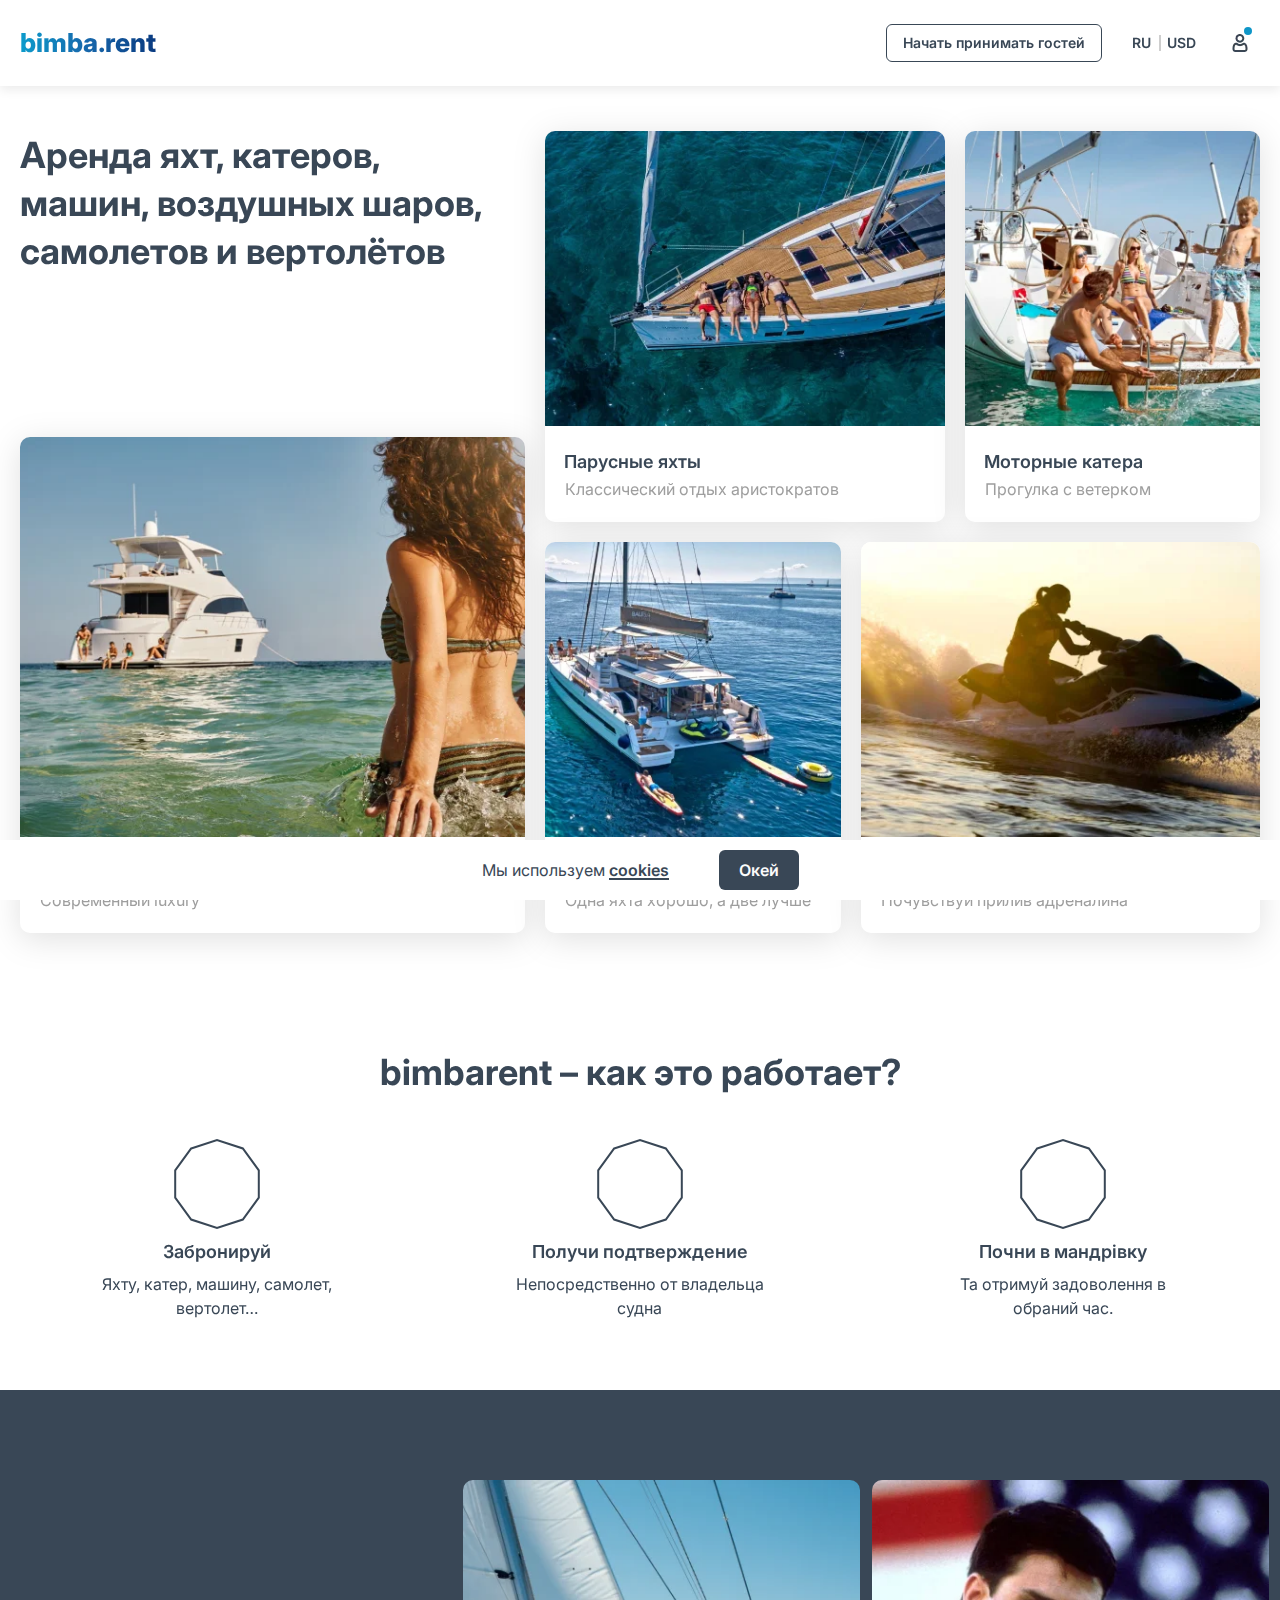
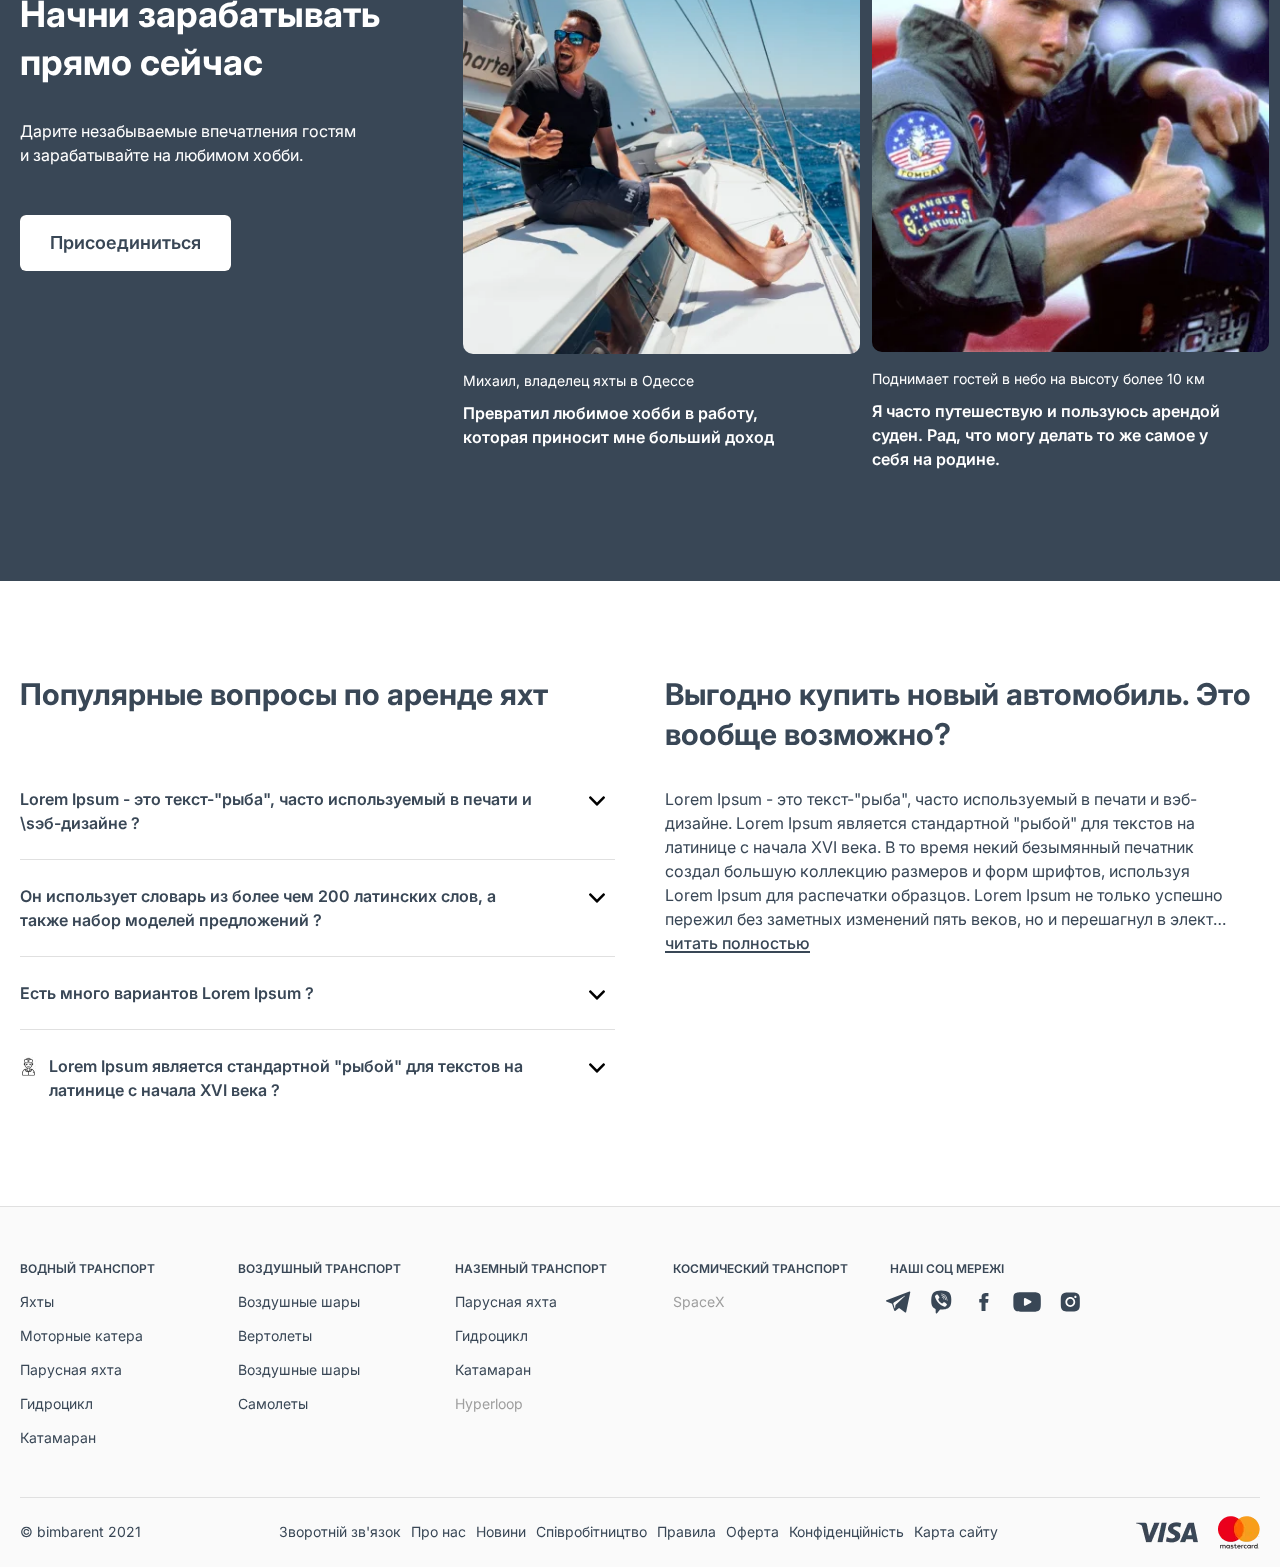
<file: index.html>
<!DOCTYPE html>
<!-- Оболочка документа -->
<html lang="ru">

<!-- Заголовок страницы, контейнер для других важных данных (не отображается) -->

<head>
    <title>Главная</title>
    <!-- Подключение CSS -->
    <link rel="stylesheet" href="css/style.css">
    <meta http-equiv="Content-type" content="text/html;charset=UTF-8" />
    <link rel="shortcut icon" href="img/icons/favicon.ico">
    <meta name="viewport" content="width=device-width, initial-scale=1.0" />
</head>

<body>
    <!-- WRAPPER -->
    <div class="wrapper">
        <div class="content">
<header class="header lock-padding">
    <div class="container">
        <div class="header__body">
            <a href="#" class="header__logo">
                <!-- <img src="img/svg/logo.svg" alt="logo"> -->
                bimba.rent
            </a>
            <div class="header__right">
                <a href="#" class="header__link-other">Начать принимать гостей</a>
                <div class="header__wrapper-submenu">
                    <a href="#" class="header__link header__link-abr">
                        <span class="header__value header__value-first" data-value='0'>
                            <span data-language="ua">UA</span>
                            <span class="active" data-language="ru">RU</span>
                            <span data-language="en">EN</span>
                        </span>
                        <span class="header__value" data-value='1'>
                            <span data-language="uah">UAH</span>
                            <span class="active" data-language="usd">USD</span>
                            <span data-language="eur">EUR</span>
                        </span>
                    </a>
                    <div class="header__submenu header__submenu-language">
                        <div class="language-header only-mob">
                            <h4>Язык и валюта</h4>
                            <div class="popup-wrap-close language-wrap-close">
                                <span class="popup__close header__link language-link"></span>
                            </div>
                        </div>
                        <div class="language-row">
                            <ul class="header__submenu-list" data-value-list='0'>
                                <li>
                                    <a href="#" class="header__submenu-link" data-language-word="ua">Українська</a>
                                </li>
                                <li>
                                    <a href="#" class="header__submenu-link active" data-language-word="ru">Русский</a>
                                </li>
                                <li>
                                    <a href="#" class="header__submenu-link" data-language-word="en">English</a>
                                </li>
                            </ul>
                            <ul class="header__submenu-list" data-value-list='1'>
                                <li>
                                    <a href="#" class="header__submenu-link" data-language-word="uah"><span>UAH</span>Гривна</a>
                                </li>
                                <li>
                                    <a href="#" class="header__submenu-link active" data-language-word="usd"><span>USD</span>Доллар</a>
                                </li>
                                <li>
                                    <a href="#" class="header__submenu-link" data-language-word="eur"><span>EUR</span>Евро</a>
                                </li>
                            </ul>
                        </div>
                    </div>
                </div>
                <div class="header__wrapper-submenu">
                    <!-- Add or remove class active for notification -->
                    <a href="#" class="header__link header__link-type-2 active only-pc">
                        <img src="img/icons/user1.webp" width="18" height="18" alt="user">
                    </a>
                    <div class="header__submenu header__submenu-kabinet">
                        <ul class="header__submenu-list" data-value-list='2'>
                            <li>
                                <a href="#" class="header__submenu-link-2 header__outer-link">
                                    <!-- Add or remove class active for notification -->
                                    <span>Мои бронирования</span>
                                </a>
                            </li>
                            <li class="border-bot">
                                <a href="#" class="header__submenu-link-2 header__outer-link">
                                    <!-- Add or remove class active for notification -->
                                    <span class="active">Мои желания</span>
                                </a>
                            </li>
                            <li>
                                <a href="#" class="header__submenu-link-2">Принимать гостей</a>
                            </li>
                            <li>
                                <a href="#" class="header__submenu-link-2">Кабинет владельца</a>
                            </li>
                            <li>
                                <a href="#" class="header__submenu-link-2">Обратная связь</a>
                            </li>
                        </ul>
                    </div>
                </div>
                <div class="header__burger">
                    <span></span>
                </div>
            </div>
        </div>
    </div>
</header>
<div class="header-sub"></div>
            <!-- RENT -->
                <section class="rent">
                    <div class="container">
                        <div class="rent__body">
                            <div class="rent__body-item rent__body-left">
                                <div class="title-main">
                                    <h1>Аренда яхт, катеров, машин, воздушных шаров, самолетов и вертолётов</h1>
                                </div>
                                <div class="rent-regtangle only-pc">
                                    <a href="#" class="rent-img">
                                        <img class="lazy" src="img/main/1.webp" alt="">
                                    </a>
                                    <div class="rent-regtangle__content">
                                        <div class="btn-gradient-card">
                                            <a href="#" class="rent__link">Яхты</a>
                                        </div>
                                        <p>Современный luxury</p>
                                    </div>
                                </div>
                            </div>
                            <div class="rent__body-item rent__body-right">
                                <div class="rent__body-wrapper">
                                    <div class="rent__body-subitem only-mob">
                                        <div class="rent-regtangle">
                                            <a href="#" class="rent-img">
                                                <img class="lazy" src="img/main/1.webp" alt="">
                                            </a>
                                            <div class="rent-regtangle__content">
                                                <div class="btn-gradient-card">
                                                    <a href="#" class="rent__link">Яхты</a>
                                                </div>
                                                <p>Сопроводительный текст карточки</p>
                                            </div>
                                        </div>
                                    </div>
                                    <div class="rent__body-subitem  rent-regtangle__big">
                                        <div class="rent-regtangle">
                                            <a href="#" class="rent-img">
                                                <img class="lazy" src="img/main/2.webp" alt="">
                                            </a>
                                            <div class="rent-regtangle__content">
                                                <div class="btn-gradient-card">
                                                    <a href="#" class="rent__link">Парусные яхты</a>
                                                </div>
                                                <p>Классический отдых аристократов</p>
                                            </div>
                                        </div>
                                    </div>
                                    <div class="rent__body-subitem rent-regtangle__small">
                                        <div class="rent-regtangle">
                                            <a href="#" class="rent-img">
                                                <img class="lazy" src="img/main/3.webp" alt="">
                                            </a>
                                            <div class="rent-regtangle__content">
                                                <div class="btn-gradient-card">
                                                    <a href="#" class="rent__link">Моторные катера</a>
                                                </div>
                                                <p>Прогулка с ветерком</p>
                                            </div>
                                        </div>
                                    </div>
                                    <div class="rent__body-subitem rent-regtangle__small">
                                        <div class="rent-regtangle">
                                            <a href="#" class="rent-img">
                                                <img class="lazy" src="img/main/4.webp" alt="">
                                            </a>
                                            <div class="rent-regtangle__content">
                                                <div class="btn-gradient-card">
                                                    <a href="#" class="rent__link">Катамараны</a>
                                                </div>
                                                <p>Одна яхта хорошо, а две лучше</p>
                                            </div>
                                        </div>
                                    </div>
                                    <div class="rent__body-subitem  rent-regtangle__big">
                                        <div class="rent-regtangle">
                                            <a href="#" class="rent-img">
                                                <img class="lazy" src="img/main/5.webp" alt="">
                                            </a>
                                            <div class="rent-regtangle__content">
                                                <div class="btn-gradient-card">
                                                    <a href="#" class="rent__link">Гидроциклы</a>
                                                </div>
                                                <p>Почувствуй прилив адреналина</p>
                                            </div>
                                        </div>
                                    </div>
                                </div>
                            </div>
                        </div>
                    </div>
                </section>
            <!-- /RENT -->

            <!-- ADVANTAGES -->
            <section class="advantages">
                <div class="container">
                    <div class="advantages__body">
                        <div class="title-type-1 title-type-1-bottom-2 title-center">
                            <h2>bimbarent – как это работает?</h2>
                        </div>
                        <div class="advantages__contain">
                            <div class="advantages__contain-item">
                                <svg class="icon icon-polyhedron">
                                    <use xlink:href="img/svg/sprite.svg#polyhedron"></use>
                                </svg>
                                <div class="advantages__wrapper">
                                    <h3>Забронируй</h3>
                                    <p>Яхту, катер, машину, самолет, вертолет…</p>
                                </div>
                            </div>
                            <div class="advantages__contain-item">
                                <svg class="icon icon-polyhedron">
                                    <use xlink:href="img/svg/sprite.svg#polyhedron"></use>
                                </svg>
                                <div class="advantages__wrapper">
                                    <h3>Получи подтверждение</h3>
                                    <p>Непосредственно от владельца судна</p>
                                </div>
                            </div>
                            <div class="advantages__contain-item">
                                <svg class="icon icon-polyhedron">
                                    <use xlink:href="img/svg/sprite.svg#polyhedron"></use>
                                </svg>
                                <div class="advantages__wrapper">
                                    <h3>Почни в мандрівку</h3>
                                    <p>Та отримуй задоволення в обраний час. </p>
                                </div>
                            </div>
                        </div>
                    </div>
                </div>
            </section>
            <!-- /ADVANTAGES -->

            <!-- INCOME -->
            <section class="income" id="show-obj">
                <div class="container">
                    <div class="income__body-wrapper">
                        <div class="income__body">
                            <div class="income__body-info">
                                <div class="title-type-1 title-type-1-bottom">
                                    <h2>Начни зарабатывать прямо сейчас</h2>
                                </div>
                                <p>Дарите незабываемые впечатления гостям и зарабатывайте на любимом хобби.</p>
                                <div class="btn-wrapper btn-pad-top">
                                    <div class="btn-gradient">
                                        <a href="#" class="btn-type-1">Присоединиться</a>
                                    </div>
                                </div>
                            </div>
                                <div class="income__body-content income-js">
                                    <div class="income__body-item income-paragraph">
                                        <a href="#" class="income__body-img">
                                            <img class="lazy" src="img/man1.webp" alt="Арендодатель1">
                                        </a>
                                        <p>Михаил, владелец яхты в Одессе</p>
                                        <p class="income-description">Превратил любимое хобби в работу, которая приносит мне больший доход</p>
                                    </div>
                                    <div class="income__body-item income-paragraph">
                                        <a href="#" class="income__body-img">
                                            <img class="lazy" src="img/man2.webp" alt="Арендодатель2">
                                        </a>
                                        <p>Поднимает гостей в небо на высоту более 10 км</p>
                                        <p class="income-description">Я часто путешествую и пользуюсь арендой суден. Рад, что могу делать то же самое у себя на родине.</p>
                                    </div>
                                    <div class="income__body-item income-paragraph">
                                        <a href="#" class="income__body-img">
                                            <img class="lazy" src="img/man1.webp" alt="Арендодатель1">
                                        </a>
                                        <p>Михаил, владелец яхты в Одессе</p>
                                        <p class="income-description">Превратил любимое хобби в работу, которая приносит мне больший доход</p>
                                    </div>
                                    <div class="income__body-item income-paragraph">
                                        <a href="#" class="income__body-img">
                                            <img class="lazy" src="img/man2.webp" alt="Арендодатель2">
                                        </a>
                                        <p>Поднимает гостей в небо на высоту более 10 км</p>
                                        <p class="income-description">Я часто путешествую и пользуюсь арендой суден. Рад, что могу делать то же самое у себя на родине.</p>
                                    </div>
                                </div>
                        </div>
                    </div>
                </div>
            </section>
            <!-- /INCOME -->

            <!-- FAQ -->
            <section class="faq">
                <div class="container">
                    <div class="faq__body-wrapper">
                        <div class="faq__body">
                            <div class="faq__body-item">
                                <h2>Популярные вопросы по аренде яхт</h2>
                                    <ul class="faq__body-list">
                                        <li>
                                            <a href="#" class="faq__body-link">Lorem Ipsum - это текст-"рыба", часто используемый в печати и \sэб-дизайне ?
                                                <span class="js-select-main">
                                                    <svg class="icon-arrow">
                                                        <use xlink:href="img/svg/sprite.svg#arrow"></use>
                                                    </svg>
                                                </span>
                                            </a>
                                            <div class="submenu">
                                                <p>Lorem Ipsum - это текст-"рыба", часто используемый в печати и вэб-дизайне. Lorem Ipsum является стандартной "рыбой" для <a href="#" class="inner-link">текстов на латинице</a> с начала XVI века.</p>
                                            </div>
                                        </li>
                                        <li>
                                            <a href="#" class="faq__body-link">Он использует словарь из более чем 200 латинских слов, а также набор моделей предложений ?
                                                <span class="js-select-main">
                                                    <svg class="icon-arrow">
                                                        <use xlink:href="img/svg/sprite.svg#arrow"></use>
                                                    </svg>
                                                </span>
                                            </a>
                                            <div class="submenu">
                                                <p>Lorem Ipsum - это текст-"рыба", часто используемый в печати и вэб-дизайне. Lorem Ipsum является стандартной "рыбой" для <a href="#" class="inner-link">текстов на латинице</a> с начала XVI века.</p>
                                            </div>
                                        </li>
                                        <li>
                                            <a href="#" class="faq__body-link">Есть много вариантов Lorem Ipsum ?
                                                <span class="js-select-main">
                                                    <svg class="icon-arrow">
                                                        <use xlink:href="img/svg/sprite.svg#arrow"></use>
                                                    </svg>
                                                </span>
                                            </a>
                                            <div class="submenu">
                                                <p>Lorem Ipsum - это текст-"рыба", часто используемый в печати и вэб-дизайне. Lorem Ipsum является стандартной "рыбой" для <a href="#" class="inner-link">текстов на латинице</a> с начала XVI века.</p>
                                            </div>
                                        </li>
                                        <li class="faq-li">
                                            <a href="#" class="faq__body-link"><img src="img/icons/icon.webp" alt="icon"> Lorem Ipsum является стандартной "рыбой" для текстов на латинице с начала XVI века ?
                                                <span class="js-select-main">
                                                    <svg class="icon-arrow">
                                                        <use xlink:href="img/svg/sprite.svg#arrow"></use>
                                                    </svg>
                                                </span>
                                            </a>
                                            <div class="submenu">
                                                <p>Lorem Ipsum - это текст-"рыба", часто используемый в печати и вэб-дизайне. Lorem Ipsum является стандартной "рыбой" для <a href="#" class="inner-link">текстов на латинице</a> с начала XVI века.</p>
                                            </div>
                                        </li>
                                    </ul>
                            </div>
                            <div class="faq__body-item faq__body-show">
                                <h2>Выгодно купить новый автомобиль. Это вообще возможно?</h2>
                                <p>Lorem Ipsum - это текст-"рыба", часто используемый в печати и вэб-дизайне. Lorem Ipsum является стандартной "рыбой" для текстов на латинице с начала XVI века. В то время некий безымянный печатник создал большую коллекцию размеров и форм шрифтов, используя Lorem Ipsum для распечатки образцов. Lorem Ipsum не только успешно пережил без заметных изменений пять веков, но и перешагнул в элект 
                                    Lorem ipsum dolor sit amet consectetur adipisicing elit. Pariatur amet perspiciatis ab deleniti esse blanditiis mollitia, maxime repellendus? Soluta omnis excepturi libero sint mollitia laboriosam iusto ut quo fuga sequi qui accusantium, facere expedita natus voluptatem accusamus impedit eligendi dolorum odit reprehenderit. Nam consequuntur, sunt soluta pariatur quos cupiditate quis delectus eum? Repellat enim nobis mollitia veniam officiis saepe quisquam pariatur, quod ea? Mollitia, est at voluptatem aliquid quae, ullam assumenda cumque ipsam laboriosam quibusdam, magnam eligendi maiores quidem aliquam quod doloremque amet non suscipit maxime aspernatur. Nisi dolore consequuntur praesentium quo nulla maxime illo hic quaerat fugiat repudiandae veritatis eum, animi soluta reprehenderit fuga atque voluptatum suscipit dolores ipsam quibusdam voluptates odio? Perspiciatis esse, error voluptatum, voluptatem pariatur, ea maiores perferendis ab ipsa harum dignissimos voluptas recusandae id dolor autem! Ut beatae quaerat vitae expedita assumenda enim vero, officia neque sit quam nemo deleniti magni natus fugit vel quibusdam, inventore ipsa, amet distinctio numquam. Quam illo velit libero ea iste officia voluptates nostrum inventore, consequuntur ipsam nemo similique quas? Eum eos dolorum quia consequuntur. Similique ipsam, in molestiae voluptatum deserunt temporibus sint, libero velit animi sed aut eius aperiam voluptas, debitis molestias eos? Accusantium tempore architecto ullam in laborum.</p>
                                <div class="wrapper-link-show">
                                    <a href="#" class="link-show-text">читать полностью</a>
                                </div>
                            </div>
                        </div>
                    </div>
                </div>
            </section>
            <!-- /FAQ -->

            <!-- CATEGORY -->
            <section class="category">
                <div class="container">
                    <div class="category__body">
                        <ul class="category__list">
                            <li>
                                <span class="category__link-title">Водный транспорт</span>
                            </li>
                            <li>
                                <a href="#" class="category__link">Яхты</a>
                            </li>
                            <li>
                                <a href="#" class="category__link">Моторные катера</a>
                            </li>
                            <li>
                                <a href="#" class="category__link">Парусная яхта</a>
                            </li>
                            <li>
                                <a href="#" class="category__link">Гидроцикл</a>
                            </li>
                            <li>
                                <a href="#" class="category__link">Катамаран</a>
                            </li>
                        </ul>
                        <ul class="category__list">
                            <li>
                                <span class="category__link-title">Воздушный транспорт</span>
                            </li>
                            <li>
                                <a href="#" class="category__link">Воздушные шары</a>
                            </li>
                            <li>
                                <a href="#" class="category__link">Вертолеты</a>
                            </li>
                            <li>
                                <a href="#" class="category__link">Воздушные шары</a>
                            </li>
                            <li>
                                <a href="#" class="category__link">Самолеты</a>
                            </li>
                        </ul>
                        <ul class="category__list">
                            <li>
                                <span class="category__link-title">Наземный транспорт</span>
                            </li>
                            <li>
                                <a href="#" class="category__link">Парусная яхта</a>
                            </li>
                            <li>
                                <a href="#" class="category__link">Гидроцикл</a>
                            </li>
                            <li>
                                <a href="#" class="category__link">Катамаран</a>
                            </li>
                            <li>
                                <a href="#" class="category__link category__link-absent">Hyperloop</a>
                            </li>
                        </ul>
                        <ul class="category__list">
                            <li>
                                <span class="category__link-title">Космический транспорт</span>
                            </li>
                            <li>
                                <a href="#" class="category__link category__link-absent">SpaceX</a>
                            </li>
                        </ul>
                        <ul class="category__list category__social">
                            <li>
                                <span class="category__link-title">НАШІ  СОЦ МЕРЕЖІ </span>
                            </li>
                            <li>
                                <div class="footer__social">
                                    <div class="footer__social-item">
                                        <a href="#">
                                            <svg class="icon icon-telegram">
                                                <use xlink:href="img/svg/sprite.svg#telegram"></use>
                                            </svg>
                                        </a>
                                    </div>
                                    <div class="footer__social-item">
                                        <a href="#">
                                            <svg class="icon icon-viber">
                                                <use xlink:href="img/svg/sprite.svg#viber"></use>
                                            </svg>
                                        </a>
                                    </div>
                                    <div class="footer__social-item">
                                        <a href="#">
                                            <svg class="icon icon-facebook">
                                                <use xlink:href="img/svg/sprite.svg#facebook"></use>
                                            </svg>
                                        </a>
                                    </div>
                                    <div class="footer__social-item">
                                        <a href="#">
                                            <svg class="icon icon-youtube">
                                                <use xlink:href="img/svg/sprite.svg#youtube"></use>
                                            </svg>
                                        </a>
                                    </div>
                                    <div class="footer__social-item">
                                        <a href="#">
                                            <svg class="icon icon-instagram">
                                                <use xlink:href="img/svg/sprite.svg#instagram"></use>
                                            </svg>
                                        </a>
                                    </div>
                                </div>
                            </li>
                        </ul>
                    </div>
                </div>
            </section>
            <!-- /CATEGORY -->
        </div>

<footer class="footer">
    <div class="container">
        <div class="footer__body">
            <p class="footer-copy footer-copy-pc">© bimbarent 2021 </p>
            <ul class="footer__list">
                <li>
                    <a href="#">Зворотній зв'язок</a>
                </li>
                <li>
                    <a href="#">Про нас</a>
                </li>
                <li>
                    <a href="#">Новини</a>
                </li>
                <li>
                    <a href="#">Співробітництво</a>
                </li>
                <li>
                    <a href="#">Правила</a>
                </li>
                <li>
                    <a href="#">Оферта</a>
                </li>
                <li>
                    <a href="#">Конфіденційність</a>
                </li>
                <li>
                    <a href="#">Карта сайту</a>
                </li>
            </ul>
            <div class="footer-wrapper-mob">
                <p class="footer-copy footer-copy-mob">© bimbarent 2021 </p>
                <div class="footer-pay">
                    <a href="#" class="footer-pay__item">
                        <img src="img/icons/visa.webp" width="62" height="21" alt="visa">
                    </a>
                    <a href="#" class="footer-pay__item">
                        <img src="img/icons/mastercard.webp" width="42" height="33" alt="mastercard">
                    </a>
                </div>
            </div>
        </div>
    </div>
</footer>


        <!-- COOKIE -->
        <div class="cookie" id="cookie">
            <div class="container">
                <div class="cookie__body">
                    <p>Мы используем <a href="#" class="cookie__link">cookies</a></p>
                    <button class="cookie-btn">Oкей</button>
                </div>
            </div>
        </div>
        <!-- COOKIE -->

        <!-- MESSAGE -->
        <div class="message">
            <a href="#" class="message__body">
                <svg class="icon icon-message">
                    <use xlink:href="img/svg/sprite.svg#message-main"></use>
                </svg>
            </a>
        </div>
        <!-- /MESSAGE -->

        <!--MOB-FIXED-->
        <div class="mob-fixed only-mob">
            <div class="mob-fixed__item">
                <a href="#" class="header__logo">b</a>
            </div>
            <div class="mob-fixed__item">
                <a href="#">
                    <svg class="icon icon-hearth-4">
                        <use xlink:href="img/svg/sprite.svg#hearth-3"></use>
                    </svg>
                </a>
            </div>
            <div class="mob-fixed__item header__wrapper-submenu">
                <a href="#" class="header__link header__link-type-2 user-link active">
                    <div class="user-link-img"></div>
                </a>
                <div class="fixed-header-top">
                   <span>bimba.rent</span> 
                </div>
                <div class="header__submenu header__submenu-kabinet">
                    
                    <ul class="header__submenu-list" data-value-list="2">
                        <li>
                            <a href="#" class="header__submenu-link-2 header__outer-link">
                                <svg class="icon icon-hearth-3">
                                    <use xlink:href="img/svg/sprite.svg#hearth-3"></use>
                                </svg>
                                <!-- Add or remove class active for notification -->
                                <span>Мои бронирования</span>
                            </a>
                        </li>
                        <li class="border-bot">
                            <a href="#" class="header__submenu-link-2 header__outer-link">
                                <svg class="icon icon-hearth-3">
                                    <use xlink:href="img/svg/sprite.svg#hearth-3"></use>
                                </svg>
                                <!-- Add or remove class active for notification -->
                                <span class="active">Мои желания</span>
                            </a>
                        </li>
                        <li>
                            <a href="#" class="header__submenu-link-2">
                                <svg class="icon icon-hearth-3">
                                    <use xlink:href="img/svg/sprite.svg#hearth-3"></use>
                                </svg>
                                <span>Принимать гостей</span>
                            </a>
                        </li>
                        <li>
                            <a href="#" class="header__submenu-link-2">
                                <svg class="icon icon-hearth-3">
                                    <use xlink:href="img/svg/sprite.svg#hearth-3"></use>
                                </svg>
                                <span>Кабинет владельца</span> 
                            </a>
                        </li>
                        <li>
                            <a href="#" class="header__submenu-link-2">
                                <svg class="icon icon-hearth-3">
                                    <use xlink:href="img/svg/sprite.svg#hearth-3"></use>
                                </svg>
                                <span>Обратная связь</span> 
                            </a>
                        </li>
                    </ul>
                    <div class="footer__social mob-fixed__social">
                        <div class="footer__social-item">
                            <a href="#">
                                <svg class="icon icon-telegram">
                                    <use xlink:href="img/svg/sprite.svg#telegram"></use>
                                </svg>
                            </a>
                        </div>
                        <div class="footer__social-item">
                            <a href="#">
                                <svg class="icon icon-viber">
                                    <use xlink:href="img/svg/sprite.svg#viber"></use>
                                </svg>
                            </a>
                        </div>
                        <div class="footer__social-item">
                            <a href="#">
                                <svg class="icon icon-facebook">
                                    <use xlink:href="img/svg/sprite.svg#facebook"></use>
                                </svg>
                            </a>
                        </div>
                        <div class="footer__social-item">
                            <a href="#">
                                <svg class="icon icon-youtube">
                                    <use xlink:href="img/svg/sprite.svg#youtube"></use>
                                </svg>
                            </a>
                        </div>
                        <div class="footer__social-item">
                            <a href="#">
                                <svg class="icon icon-instagram">
                                    <use xlink:href="img/svg/sprite.svg#instagram"></use>
                                </svg>
                            </a>
                        </div>
                    </div>
                </div>
            </div>
        </div>
        <!--/MOB-FIXED-->
    </div>
    <!-- /WRAPPER -->

 <!-- POPUP -->

    <!-- message: Другие фильтры -->
    <div class="popup js-popup" data-id-popup="popup-0">
        <div class="popup__opas"></div>
        <div class="popup__wrapp js-popup__wrapp">
            <div class="popup__header">
                <div class="popup-wrap-close">
                    <span class="popup__close js-popup__close"></span>
                </div>
                <h2>Другие фильтры</h2>
            </div>
            <div class="popup-container">
                
                <form action="#" class="filter popup__filter">
                    <h3>Аренда</h3>
                    <div class="filter__radio-wrapper">
                        <label class="filter__item">
                            <span class="col">
                                <span class="filter__h4">Почасовая</span>
                                <span class="filter__p">Сопроводительный текст</span>
                            </span>
                            <input type="radio" name="arenda" class="radio">
                            <span class="radio-fake"></span>
                        </label>

                        <label class="filter__item">
                            <span class="col">
                                <span class="filter__h4">Посуточная</span>
                                <span class="filter__p">Сопроводительный текст</span>
                            </span>
                            <input type="radio" name="arenda" class="radio">
                            <span class="radio-fake"></span>
                        </label>

                        <label class="filter__item">
                            <span class="col">
                                <span class="filter__h4">Без выхода из марины</span>
                                <span class="filter__p">Позавтракать в яхт-клубе, встретить салют, романтическое свидание</span>
                            </span>
                            <input type="radio" name="arenda" class="radio">
                            <span class="radio-fake"></span>
                        </label>
                    </div>
                    <div class="filter__price">
                        <h3>Ценовой диапазон</h3>
                        <div class="skin-value">
                            <div class="skin-value__min">от <span>300$</span></div>
                            <div class="skin-value__max">до <span>2000$</span></div>
                        </div>
                        <div class="wrapper-my-skin">
                            <input type="text" class="js-range-slider options__input" />
                        </div>
                    </div>
                    <div class="filter__sort">
                        <div>
                            <h4>Сортировка карточек</h4>
                            <p>Сначала дешевле</p>
                        </div>
                        <input type="checkbox" class="check-click">
                    </div>
                    <div class="filter__guest">
                        <h3>Гостей</h3>
                        <div class="filter__guest-content">
                            <div>
                                <h4>Взрослые</h4>
                                <p>Возраст: от 13 лет</p>
                            </div>
                            <div class="wrapper-input-number">
                                <input type="number" class="input-number" value="100" min="0" max="100">
                                <div class="wrapper-arrows">
                                    <button class="quantity-arrow-plus arrows stop" tabindex="0">
                                        <span class="arrows__plus"></span>
                                    </button>
                                    <button class="quantity-arrow-minus arrows" tabindex="0">
                                        <span class="arrows__minus"></span>
                                    </button>
                                </div>
                            </div>
                        </div>
                        <div class="filter__guest-content">
                            <div>
                                <h4>Дети</h4>
                                <p>Возраст: 2-12 лет</p>
                            </div>
                            <div class="wrapper-input-number">
                                <input type="number" class="input-number" value="88" min="0" max="100">
                                <div class="wrapper-arrows">
                                    <button class="quantity-arrow-plus arrows" tabindex="0">
                                        <span class="arrows__plus"></span>
                                    </button>
                                    <button class="quantity-arrow-minus arrows" tabindex="0">
                                        <span class="arrows__minus"></span>
                                    </button>
                                </div>
                            </div>
                        </div>
                        <div class="filter__guest-content">
                            <div>
                                <h4>Младенцы</h4>
                                <p>Возраст: до 2 лет</p>
                            </div>
                            <div class="wrapper-input-number">
                                <input type="number" class="input-number" value="0" min="0" max="100">
                                <div class="wrapper-arrows">
                                    <button class="quantity-arrow-plus arrows" tabindex="0">
                                        <span class="arrows__plus"></span>
                                    </button>
                                    <button class="quantity-arrow-minus arrows stop" tabindex="0">
                                        <span class="arrows__minus"></span>
                                    </button>
                                </div>
                            </div>
                        </div>
                    </div>
                    <div class="filter__comfort">
                        <h3>Удобства на борту</h3>
                        <div class="filter__comfort-body">
                            <div class="filter__comfort-item">
                                <label class="check-text">
                                    <input class="check-box" type="checkbox">
                                    <span class="check-style"></span>
                                    Один
                                </label>
                            </div>
                            <div class="filter__comfort-item">
                                <label class="check-text">
                                    <input class="check-box" type="checkbox">
                                    <span class="check-style"></span>
                                    Два
                                </label>
                            </div>
                            <div class="filter__comfort-item">
                                <label class="check-text">
                                    <input class="check-box" type="checkbox">
                                    <span class="check-style"></span>
                                    Три
                                </label>
                            </div>
                            <div class="filter__comfort-item">
                                <label class="check-text">
                                    <input class="check-box" type="checkbox">
                                    <span class="check-style"></span>
                                    Четыре
                                </label>
                            </div>
                        </div>
                    </div>
                    <div class="filter__length">
                        <h3>Длина судна</h3>
                        <div class="filter__length-body">
                            <div class="skin-value">
                                <div class="skin-value__min">от <span>2</span> метров</div>
                                <div class="skin-value__max">до <span>36</span> метров</div>
                            </div>
                            <div class="wrapper-my-skin">
                                <input type="text" class="js-range-slider-2 options__input" />
                            </div>
                        </div>
                    </div>
                    <div class="select-wrapper-2 popup__footer">
                        <button class="btn-date clear" type="reset">Очистить</button>
                        <button class="btn-date show">Показать <span>15</span> вариантов</button>
                    </div>
                </form>
            </div>
        </div>
    </div>

    <!-- message: Оборудование -->
    <div class="popup js-popup" data-id-popup="popup-1">
        <div class="popup__opas"></div>
        <div class="popup__wrapp js-popup__wrapp">
            <div class="popup__header">
                <div class="popup-wrap-close">
                    <span class="popup__close js-popup__close"></span>
                </div>
                <h2>Оборудование</h2>
            </div>
            <div class="popup-container ads-popup">
                <h4>Оборудование на борту</h4>
                <ul class="ads-popup__list">
                    <li>Душ на палубе</li>
                    <li>Обеденный стол</li>
                    <li>Стереосистема</li>
                    <li>Тиковая палуба</li>
                    <li>Терасса в носовой части судна</li>
                    <li>Терраса в кормовой части судна</li>
                    <li>Кормовая Купальная Платформа</li>
                    <li>Лестница для купания</li>
                </ul>
                <h4>Комфорт</h4>
                <ul class="ads-popup__list">
                    <li>Горячая вода</li>
                    <li>Опреснитель</li>
                    <li>Кондиционер</li>
                    <li>Отопительная система</li>
                    <li>Стиральная машина</li>
                    <li>Электрический санузел</li>
                    <li>Телевизор</li>
                    <li>Навигационное оборудование</li>
                    <li>Шлюпка</li>
                    <li>Подвесной двигатель</li>
                </ul>
            </div>
        </div>
    </div>

    <!-- message: Редактирование -->
    <div class="popup js-popup" data-id-popup="popup-2">
        <div class="popup__opas"></div>
        <div class="popup__wrapp personal-wrapp js-popup__wrapp">
            <div class="popup__header">
                <div class="popup-wrap-close personal-close">
                    <span class="popup__close js-popup__close">
                        <span class="select__icon personal-icon-2">
                            <svg class="icon-arrow icon-arrow-select">
                                <use xlink:href="img/svg/sprite.svg#arrow"></use>
                            </svg>
                        </span>
                        <span class="personal-close__h4">Редактирование</span>
                    </span>
                </div>
                
            </div>
            <div class="popup-container personal-popup">
                <div class="personal-valid">Подтвердите номер, чтобы сотрудники bimbarent или владельцы суден смогли связаться с вами для решения вопросов по бронированиям.</div>
                <form action="#">
                    <input type="tel" class="personal-input" onkeyup="this.value = this.value.replace(/[^\d+]/g,'');" id="js-telephone-input" maxlength="14" value="+3805056986565" placeholder="+3805056986565">
                    <div class="personal-code">Получить код в чат-боте:</div>
                    <div class="personal-radio-wrapper">
                        <label class="personal-radio__item">
                            <span>Viber</span>
                            <input type="radio" name="messe" class="radio">
                            <span class="radio-fake"></span>
                        </label>

                        <label class="personal-radio__item">
                            <span>Telegram</span>
                            <input type="radio" name="messe" class="radio">
                            <span class="radio-fake"></span>
                        </label>

                    </div>
                    <button class="btn-ads btn-type-3">Продолжить</button>
                    <input type="text" class="personal-code-input" placeholder="5689">
                    <button class="btn-type-2 w100 js-btn-telephone">Подтвердить</button>
                </form>
            </div>
        </div>
    </div>

    <!-- message: Отменить бронирование? -->
    <div class="popup js-popup" data-id-popup="popup-3">
        <div class="popup__opas"></div>
        <div class="popup__wrapp personal-wrapp booking-popup-title js-popup__wrapp">
            <div class="popup__header popup__header-close">
                <div class="popup-wrap-close">
                    <span class="popup__close js-popup__close"></span>
                </div>
                
            </div>
            <div class="popup-container personal-popup popup-cancel">
                <h4>Отменить бронирование?</h4>
                <div class="booking-popup">Отмена бронирования является окончательной. Восстановить обратно невозможно.</div>
                <form action="#">
                    <button class="btn-type-2 w100">Отменить бронирование</button>
                </form>
            </div>
        </div>
    </div>

    <!-- message: Бронирование отменено -->
    <div class="popup js-popup" data-id-popup="popup-4">
        <div class="popup__opas"></div>
        <div class="popup__wrapp personal-wrapp booking-popup-title js-popup__wrapp">
            <div class="popup__header popup__header-close">
                <div class="popup-wrap-close dn">
                    <span class="popup__close js-popup__close"></span>
                </div>
                
            </div>
            <div class="popup-container personal-popup popup-cancel">
                <h4>Бронирование отменено</h4>
                <div class="booking-popup">Возврат средств на Вашу карту будет осуществен в течение 7-60 дней.</div>
                <button class="btn-type-2 w100 js-popup__close">Хорошо</button>
            </div>
        </div>
    </div>

    <!--message: Нам очень жаль, что вы столкнулись со сложностями! -->
    <div class="popup js-popup" data-id-popup="popup-5">
        <div class="popup__opas"></div>
        <div class="popup__wrapp booking-wrapp booking-popup-title js-popup__wrapp">
            <div class="popup__header">
                <div class="popup-wrap-close">
                    <span class="popup__close js-popup__close"></span>
                </div>
                
            </div>
            <div class="popup-container personal-popup">
                <h4>Нам очень жаль, что вы столкнулись со сложностями!</h4>
                <div class="booking-popup">Мы всегда готовы вам помочь и сделать ваш отдых комфортнее. Попробуйте связаться с владельцем и перенести аренды еще раз на удобнее вам время.</div>
            </div>
        </div>
    </div>


    <!-- message: Укажите причину отмены -->
    <div class="popup js-popup" data-id-popup="popup-6">
        <div class="popup__opas"></div>
        <div class="popup__wrapp personal-wrapp booking-popup-title js-popup__wrapp">
            <div class="popup__header popup__header-close">
                <div class="popup-wrap-close">
                    <span class="popup__close js-popup__close"></span>
                </div>
                
            </div>
            <div class="popup-container personal-popup popup-cancel popup-cancel-1">
                <h4>Укажите причину отмены</h4>
                <form action="#">
                    <div class="filter__radio-wrapper popup-filter">
                        <label class="filter__item">
                            <span class="col">
                                <span class="filter__h4">Запрашиваемые даты недоступны</span>
                            </span>
                            <input type="radio" name="arenda" class="radio">
                            <span class="radio-fake"></span>
                        </label>

                        <label class="filter__item">
                            <span class="col">
                                <span class="filter__h4">Поломка (ремонт 1-2 дня)</span>
                            </span>
                            <input type="radio" name="arenda" class="radio">
                            <span class="radio-fake"></span>
                        </label>

                        <label class="filter__item">
                            <span class="col">
                                <span class="filter__h4">Повреждение <br> (ремонт займет время)</span>
                            </span>
                            <input type="radio" name="arenda" class="radio">
                            <span class="radio-fake"></span>
                        </label>
                        <label class="filter__item">
                            <span class="col">
                                <span class="filter__h4">Аренда невозможна из-за погодных условий</span>
                            </span>
                            <input type="radio" name="arenda" class="radio">
                            <span class="radio-fake"></span>
                        </label>
                    </div>
                    <button class="btn-type-2 w100">Подтвердить</button>
                </form>
            </div>
        </div>
    </div>
 <!-- кнопка прокрутки вверх -->
    <div class="wrapper-scroll lock-padding none">
        <div class="scroll-up js-scroll-up">
            <svg class="scroll-up__svg" viewBox="-2 -2 52 52">
                <path class="scroll-up__path js-scroll-up__path" d="M24,0 a24,24 0 0,1 0,48 a24,24 0 0,1 0,-48"/>
            </svg>
        </div>
    </div>
    
    <!-- Подключеине скриптов -->
    <script src="libs/jquery/jquery.min.js"></script>
    <!-- <script type="text/javascript" src="https://cdn.jsdelivr.net/momentjs/latest/moment.min.js"></script>
    <script type="text/javascript" src="https://cdn.jsdelivr.net/npm/daterangepicker/daterangepicker.min.js"></script> -->
    <script src="libs/moment.min.js"></script>
    <script src="libs/daterangepicker.js"></script>
    <script src="libs/moment-with-locales.min.js"></script>
    <script src="libs/slick.min.js"></script>
    <script src="libs/ion/ion.rangeSlider.min.js"></script>
    <script src="js/main.js"></script>

    
</body>

</html>
</file>
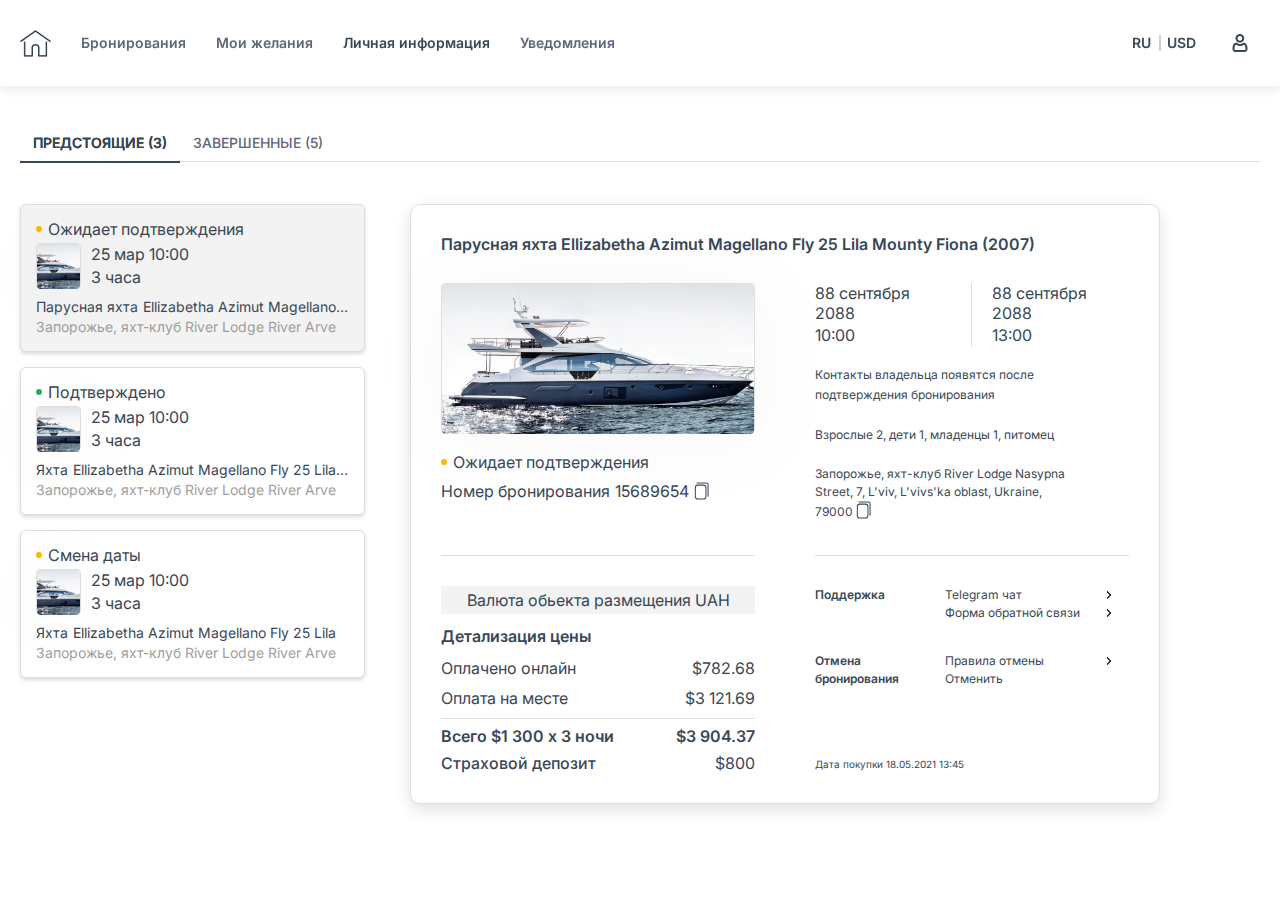
<file: booking.html>
<!DOCTYPE html>
<!-- Оболочка документа -->
<html lang="ru">

<!-- Заголовок страницы, контейнер для других важных данных (не отображается) -->

<head>
    <title>Главная</title>
    <!-- Подключение CSS -->
    <link rel="stylesheet" href="css/style.css">
    <meta http-equiv="Content-type" content="text/html;charset=UTF-8" />
    <link rel="shortcut icon" href="img/icons/favicon.ico">
    <meta name="viewport" content="width=device-width, initial-scale=1.0" />
</head>

<body>
    <!-- WRAPPER -->
    <div class="wrapper">
        <div class="content">
<header class="header lock-padding">
    <div class="container">
        <div class="header__body">
            <div class="header__left">
                <a href="#" class="header__logo">
                    <img src="img/icons/home.webp" alt="">
                </a>
                <nav class="header-navbar">
                    <ul class="header__list">
                        <li>
                            <a href="#" class="header-navbar__link">Бронирования</a>
                        </li>
                        <li>
                            <a href="#" class="header-navbar__link">Мои желания</a>
                        </li>
                        <li>
                            <a href="#" class="header-navbar__link active">Личная информация</a>
                        </li>
                        <li>
                            <a href="#" class="header-navbar__link">Уведомления</a>
                        </li>
                    </ul>
                </nav>
            </div>
            <div class="header__right">
                <div class="header__wrapper-submenu">
                    <a href="#" class="header__link header__link-abr">
                        <span class="header__value header__value-first" data-value='0'>
                            <span data-language="ua">UA</span>
                            <span class="active" data-language="ru">RU</span>
                            <span data-language="en">EN</span>
                        </span>
                        <span class="header__value" data-value='1'>
                            <span data-language="uah">UAH</span>
                            <span class="active" data-language="usd">USD</span>
                            <span data-language="eur">EUR</span>
                        </span>
                    </a>
                    <div class="header__submenu">
                        <ul class="header__submenu-list" data-value-list='0'>
                            <li>
                                <a href="#" class="header__submenu-link" data-language-word="ua">Українська</a>
                            </li>
                            <li>
                                <a href="#" class="header__submenu-link active" data-language-word="ru">Русский</a>
                            </li>
                            <li>
                                <a href="#" class="header__submenu-link" data-language-word="en">English</a>
                            </li>
                        </ul>
                        <ul class="header__submenu-list" data-value-list='1'>
                            <li>
                                <a href="#" class="header__submenu-link" data-language-word="uah"><span>UAH</span>Гривна</a>
                            </li>
                            <li>
                                <a href="#" class="header__submenu-link active" data-language-word="usd"><span>USD</span>Доллар</a>
                            </li>
                            <li>
                                <a href="#" class="header__submenu-link" data-language-word="eur"><span>EUR</span>Евро</a>
                            </li>
                        </ul>
                    </div>
                </div>
                <div class="header__wrapper-submenu">
                    <!-- Add or remove class active for notification -->
                    <a href="#" class="header__link header__link-type-2">
                        <img src="img/icons/user1.webp" alt="">
                    </a>
                    <div class="header__submenu header__submenu-kabinet">
                        <ul class="header__submenu-list" data-value-list='2'>
                            <li>
                                <a href="#" class="header__submenu-link-2 header__outer-link">
                                    <!-- Add or remove class active for notification -->
                                    <span>Мои бронирования</span>
                                </a>
                            </li>
                            <li>
                                <a href="#" class="header__submenu-link-2 header__outer-link">
                                    <!-- Add or remove class active for notification -->
                                    <span class="active">Мои желания</span>
                                </a>
                            </li>
                            <li>
                                <a href="#" class="header__submenu-link-2 header__outer-link">
                                    <!-- Add or remove class active for notification -->
                                    <span class="active">Личная информация</span>
                                </a>
                            </li>
                            <li class="border-bot">
                                <a href="#" class="header__submenu-link-2 header__outer-link">
                                    <!-- Add or remove class active for notification -->
                                    <span class="active">Уведомления</span>
                                </a>
                            </li>
                            <li>
                                <a href="#" class="header__submenu-link-2">Перейти в режим владельца</a>
                            </li>
                            <li>
                                <a href="#" class="header__submenu-link-2">Обратная связь</a>
                            </li>
                            <li>
                                <a href="#" class="header__submenu-link-2">Выйти</a>
                            </li>
                        </ul>
                    </div>
                </div>
                <div class="header__burger">
                    <span></span>
                </div>
            </div>
        </div>
    </div>
</header>
<div class="header-sub"></div>
            <!-- BOOKING -->
            <section class="booking">
                <div class="container">
                    <div class="booking__body">
                        <ul class="booking-menu">
                            <li>
                                <a href="#listtab-1" class="booking__link active">Предстоящие (<span>3</span>)</a>
                            </li>
                            <li>
                                <a href="#listtab-2" class="booking__link">ЗавершенНЫЕ (<span>5</span>)</a>
                            </li>
                        </ul>
                        <div class="booking-all active" id="listtab-1">
                            <aside class="booking-aside">
                                <a href="#booktab-1" class="booking-aside__item active">
                                    <span class="booking-status">
                                        <span class="booking-status__circle booking-status-yellow"></span>
                                        <span class="booking-status__title">Ожидает подтверждения</span>
                                    </span>
                                    <span class="booking-aside__info">
                                        <span class="booking-aside__info-img">
                                            <img src="img/yacht.webp" alt="">
                                        </span>
                                        <span class="booking-aside__info-text">
                                            <span>25 мар 10:00</span>
                                            <span><span>3</span> часа</span>
                                        </span>
                                    </span>
                                    <span class="booking-aside__transport">
                                        <span class="booking-status__h6 booking-status__subtitle">Парусная яхта</span>
                                        <span class="booking-status__h6 booking-status__subtitle booking-text-hide">Ellizabetha Azimut Magellano Fly 25 trtrtr</span>
                                    </span>
                                    <p>Запорожье, яхт-клуб River Lodge River Arve</p>
                                </a>
                                <a href="#booktab-2" class="booking-aside__item">
                                    <span class="booking-status">
                                        <span class="booking-status__circle booking-status-green"></span>
                                        <span class="booking-status__title">Подтверждено</span>
                                    </span>
                                    <span class="booking-aside__info">
                                        <span class="booking-aside__info-img">
                                            <img src="img/yacht.webp" alt="">
                                        </span>
                                        <span class="booking-aside__info-text">
                                            <span>25 мар 10:00</span>
                                            <span><span>3</span> часа</span>
                                        </span>
                                    </span>
                                    <span class="booking-aside__transport">
                                        <span class="booking-status__h6 booking-status__subtitle">Яхта</span>
                                        <span class="booking-status__h6 booking-status__subtitle booking-text-hide">Ellizabetha Azimut Magellano Fly 25 Lila Moun trtrtr</span>
                                    </span>
                                    <p>Запорожье, яхт-клуб River Lodge River Arve</p>
                                </a>
                                <a href="#booktab-3" class="booking-aside__item">
                                    <span class="booking-status">
                                        <span class="booking-status__circle booking-status-yellow"></span>
                                        <span class="booking-status__title">Смена даты</span>
                                    </span>
                                    <span class="booking-aside__info">
                                        <span class="booking-aside__info-img">
                                            <img src="img/yacht.webp" alt="">
                                        </span>
                                        <span class="booking-aside__info-text">
                                            <span>25 мар 10:00</span>
                                            <span><span>3</span> часа</span>
                                        </span>
                                    </span>
                                    <span class="booking-aside__transport">
                                        <span class="booking-status__h6 booking-status__subtitle">Яхта</span>
                                        <span class="booking-status__h6 booking-status__subtitle booking-text-hide">Ellizabetha Azimut Magellano Fly 25 Lila</span>
                                    </span>
                                    <p>Запорожье, яхт-клуб River Lodge River Arve</p>
                                </a>
                            </aside>
                            <div class="booking-wrapper active" id="booktab-1">
                                <article class="booking-wrapper__item">
                                    <h3>Парусная яхта  Ellizabetha Azimut Magellano Fly 25 Lila Mounty Fiona (2007)</h3>
                                    <div class="booking-content">
                                        <div class="booking-content__item booking-content__left">
                                            <div class="booking-content__left-img">
                                                <img src="img/yacht.webp" alt="img">
                                            </div>
                                            <div class="booking-status">
                                                <span class="booking-status__circle booking-status-yellow"></span>
                                                <span class="booking-status__title">Ожидает подтверждения</span>
                                            </div>
                                            <div class="booking-copy booking-copy-padd">
                                                <span>Номер бронирования</span>
                                                <span class="booking-value">15689654</span> 
                                                <a href="#" class="booking-copy__btn">
                                                    <svg class="icon-copy">
                                                        <use xlink:href="img/svg/sprite.svg#copy"></use>
                                                    </svg>
                                                    <span class="tooltiptext">Копировать</span>
                                                </a>
                                            </div>
                                        </div>
                                        <div class="booking-content__item booking-content__right">
                                            <div class="booking-time">
                                                <div class="booking-time__item">
                                                    <div class="booking-time__subitem">88 сентября 2088</div>
                                                    <div class="booking-time__subitem">10:00</div>
                                                </div>
                                                <div class="booking-time__item">
                                                    <div class="booking-time__subitem">88 сентября 2088</div>
                                                    <div class="booking-time__subitem">13:00</div>
                                                </div>
                                            </div>
                                            <p>Контакты владельца появятся после подтверждения бронирования</p>
                                            <p>Взрослые <span>2</span>, дети <span>1</span>, младенцы <span>1</span>, питомец</p>
                                            <div class="booking-copy booking-copy-padd">
                                                <span class="booking-copy-str">
                                                    <span  class="booking-value">
                                                    Запорожье, яхт-клуб River Lodge
                                                    Nasypna Street, 7, L'viv, L'vivs'ka oblast, Ukraine, 79000</span>
                                                    <a href="#" class="booking-copy__btn">
                                                        <svg class="icon-copy">
                                                            <use xlink:href="img/svg/sprite.svg#copy"></use>
                                                        </svg>
                                                        <span class="tooltiptext">Копировать</span>
                                                    </a>
                                                </span>
                                                
                                            </div>
                                            
                                        </div>
                                        <div class="booking-content__item booking-content__left">
                                            <h4>Валюта обьекта размещения <span>UAH</span></h4>
                                            <h6>Детализация цены</h6>
                                            <div class="booking-line">
                                                <p>Оплачено онлайн</p>
                                                <p>$<span>782.68</span></p> 
                                            </div>
                                            <div class="booking-line">
                                                <p>Оплата на месте</p>
                                                <p>$<span>3 121.69</span></p>
                                            </div>
                                            <div class="booking-line booking-line-border">
                                                <h6>Всего $<span>1 300</span> x <span>3</span> ночи</h6>
                                                <h6>$<span>3 904.37</span></h6> 
                                            </div>
                                            <div class="booking-line">
                                                <p class="fw500">Страховой депозит</p>
                                                <p>$<span>800</span></p>
                                            </div>
                                        </div>
                                        <div class="booking-content__item booking-content__right jcsb">
                                            <div class="booking-content__item-wrapper">
                                                <div class="booking-content-line">
                                                    <div class="booking-content-line__left">
                                                        <h6>Поддержка</h6>
                                                    </div>
                                                    <div class="booking-content-line__right">
                                                        <div class="booking-content-line__item">
                                                            <a href="#" class="booking-content-line__link">Telegram чат</a>
                                                            <span class="select__icon personal-icon">
                                                                <svg class="icon-arrow icon-arrow-select">
                                                                    <use xlink:href="img/svg/sprite.svg#arrow"></use>
                                                                </svg>
                                                            </span>
                                                        </div>
                                                        <div class="booking-content-line__item">
                                                            <a href="#" class="booking-content-line__link">Форма обратной связи</a>
                                                            <span class="select__icon personal-icon">
                                                                <svg class="icon-arrow icon-arrow-select">
                                                                    <use xlink:href="img/svg/sprite.svg#arrow"></use>
                                                                </svg>
                                                            </span>
                                                        </div>
                                                    </div>
                                                </div>
                                                <div class="booking-content-line">
                                                    <div class="booking-content-line__left">
                                                        <h6>Отмена бронирования</h6>
                                                    </div>
                                                    <div class="booking-content-line__right">
                                                        <div class="booking-content-line__item">
                                                            <a href="#" class="booking-content-line__link">Правила отмены</a>
                                                            <span class="select__icon personal-icon">
                                                                <svg class="icon-arrow icon-arrow-select">
                                                                    <use xlink:href="img/svg/sprite.svg#arrow"></use>
                                                                </svg>
                                                            </span>
                                                        </div>
                                                        <div class="booking-content-line__item">
                                                            <a href="popup-3" class="booking-content-line__link js-btn-popup">Отменить</a>
                                                        </div>
                                                    </div>
                                                </div>
                                            </div>
                                            <div class="booking-content-line__date">Дата покупки <span>18.05.2021 13:45</span></div>
                                        </div>
                                    </div>
                                </article>
                            </div>
                            <div class="booking-wrapper" id="booktab-2">
                                <article class="booking-wrapper__item">
                                    <h3>Парусная яхта  Ellizabetha Azimut Magellano Fly 25 Lila Mounty Fiona (2007)</h3>
                                    <div class="booking-content">
                                        <div class="booking-content__item booking-content__left">
                                            <div class="booking-content__left-img">
                                                <img src="img/yacht.webp" alt="img">
                                            </div>
                                            <div class="booking-status">
                                                <span class="booking-status__circle booking-status-yellow"></span>
                                                <span class="booking-status__title">Ожидает подтверждения</span>
                                            </div>
                                            <div class="booking-copy booking-copy-padd">
                                                <span>Номер бронирования</span>
                                                <span class="booking-value">15689654</span> 
                                                <a href="#" class="booking-copy__btn">
                                                    <svg class="icon-copy">
                                                        <use xlink:href="img/svg/sprite.svg#copy"></use>
                                                    </svg>
                                                    <span class="tooltiptext">Копировать</span>
                                                </a>
                                            </div>
                                        </div>
                                        <div class="booking-content__item booking-content__right">
                                            <div class="booking-time">
                                                <div class="booking-time__item">
                                                    <div class="booking-time__subitem">5 марта 2021</div>
                                                    <div class="booking-time__subitem">10:00</div>
                                                </div>
                                                <div class="booking-time__item">
                                                    <div class="booking-time__subitem">8 марта 2021</div>
                                                    <div class="booking-time__subitem">13:00</div>
                                                </div>
                                            </div>
                                            <div class="booking-copy booking-copy-padd booking-copy-padd-2">
                                                <span class="booking-copy-str">
                                                    Владелец Виктория 
                                                    <span  class="booking-value">+380635698656</span>
                                                    <a href="#" class="booking-copy__btn">
                                                        <svg class="icon-copy">
                                                            <use xlink:href="img/svg/sprite.svg#copy"></use>
                                                        </svg>
                                                        <span class="tooltiptext">Копировать</span>
                                                    </a>
                                                </span>
                                                
                                            </div>
                                            <p>Взрослые <span>2</span>, дети <span>1</span>, младенцы <span>1</span>, питомец</p>
                                            <div class="booking-copy booking-copy-padd">
                                                <span class="booking-copy-str">
                                                    <span  class="booking-value">
                                                    Запорожье, яхт-клуб River Lodge
                                                    Nasypna Street, 7, L'viv, L'vivs'ka oblast, Ukraine, 79000</span>
                                                    <a href="#" class="booking-copy__btn">
                                                        <svg class="icon-copy">
                                                            <use xlink:href="img/svg/sprite.svg#copy"></use>
                                                        </svg>
                                                        <span class="tooltiptext">Копировать</span>
                                                    </a>
                                                </span>
                                                
                                            </div>
                                            
                                        </div>
                                        <div class="booking-content__item booking-content__left">
                                            <h4>Валюта обьекта размещения <span>UAH</span></h4>
                                            <h6>Детализация цены</h6>
                                            <div class="booking-line">
                                                <p>Оплачено онлайн</p>
                                                <p>$<span>782.68</span></p> 
                                            </div>
                                            <div class="booking-line">
                                                <p>Оплата на месте</p>
                                                <p>$<span>3 121.69</span></p>
                                            </div>
                                            <div class="booking-line booking-line-border">
                                                <h6>Всего $<span>1 300</span> x <span>3</span> ночи</h6>
                                                <h6>$<span>3 904.37</span></h6> 
                                            </div>
                                            <div class="booking-line">
                                                <p class="fw500">Страховой депозит</p>
                                                <p>$<span>800</span></p>
                                            </div>
                                        </div>
                                        <div class="booking-content__item booking-content__right jcsb">
                                            <div class="booking-content__item-wrapper">
                                                <div class="booking-content-line">
                                                    <span>Добавить событие в 
                                                        <a href="#" class="booking-content-line__link">Google Calendar</a> 
                                                    </span>
                                                </div>
                                                <div class="booking-content-line">
                                                    <div class="booking-content-line__left">
                                                        <h6>Поддержка</h6>
                                                    </div>
                                                    <div class="booking-content-line__right">
                                                        <div class="booking-content-line__item">
                                                            <a href="#" class="booking-content-line__link">Telegram чат</a>
                                                            <span class="select__icon personal-icon">
                                                                <svg class="icon-arrow icon-arrow-select">
                                                                    <use xlink:href="img/svg/sprite.svg#arrow"></use>
                                                                </svg>
                                                            </span>
                                                        </div>
                                                        <div class="booking-content-line__item">
                                                            <a href="#" class="booking-content-line__link">Форма обратной связи</a>
                                                            <span class="select__icon personal-icon">
                                                                <svg class="icon-arrow icon-arrow-select">
                                                                    <use xlink:href="img/svg/sprite.svg#arrow"></use>
                                                                </svg>
                                                            </span>
                                                        </div>
                                                    </div>
                                                </div>
                                                <div class="booking-content-line">
                                                    <div class="booking-content-line__left">
                                                        <h6>Отмена бронирования</h6>
                                                    </div>
                                                    <div class="booking-content-line__right">
                                                        <div class="booking-content-line__item">
                                                            <a href="#" class="booking-content-line__link">Правила отмены</a>
                                                            <span class="select__icon personal-icon">
                                                                <svg class="icon-arrow icon-arrow-select">
                                                                    <use xlink:href="img/svg/sprite.svg#arrow"></use>
                                                                </svg>
                                                            </span>
                                                        </div>
                                                        <div class="booking-content-line__item">
                                                            <a href="popup-3" class="booking-content-line__link js-btn-popup">Отменить</a>
                                                        </div>
                                                    </div>
                                                </div>
                                            </div>
                                            <div class="booking-content-line__date">Дата покупки <span>18.05.2021 13:45</span></div>
                                        </div>
                                    </div>
                                </article>
                            </div>
                            <div class="booking-wrapper" id="booktab-3">
                                <article class="booking-wrapper__item booking-wrapper__item-h">
                                    <h3>Смена даты бронирования</h3>
                                    <form action="#" class="booking-form">
                                        <p>Новая дата: <span>6 МАР 10:00 - 6 МАР 12:00</span></p>
                                        <p>Причина: <span>перенос дат по просьбе гостя</span></p>
                                        <div class="booking-form-btns">
                                            <button class="btn-date show">Подтвердить</button>
                                            <a href="popup-5" class="btn-date clear booking-form-clear js-btn-popup" >Отклонить</a>
                                        </div>
                                    </form>
                                </article>
                                <article class="booking-wrapper__item">
                                    <h3>Парусная яхта  Ellizabetha Azimut Magellano Fly 25 Lila Mounty Fiona (2007)</h3>
                                    <div class="booking-content">
                                        <div class="booking-content__item booking-content__left">
                                            <div class="booking-content__left-img">
                                                <img src="img/yacht.webp" alt="img">
                                            </div>
                                            <div class="booking-status">
                                                <span class="booking-status__circle booking-status-yellow"></span>
                                                <span class="booking-status__title">Ожидает подтверждения</span>
                                            </div>
                                            <div class="booking-copy booking-copy-padd">
                                                <span>Номер бронирования</span>
                                                <span class="booking-value">15689654</span> 
                                                <a href="#" class="booking-copy__btn">
                                                    <svg class="icon-copy">
                                                        <use xlink:href="img/svg/sprite.svg#copy"></use>
                                                    </svg>
                                                    <span class="tooltiptext">Копировать</span>
                                                </a>
                                            </div>
                                        </div>
                                        <div class="booking-content__item booking-content__right">
                                            <div class="booking-time">
                                                <div class="booking-time__item">
                                                    <div class="booking-time__subitem">5 марта 2021</div>
                                                    <div class="booking-time__subitem">10:00</div>
                                                </div>
                                                <div class="booking-time__item">
                                                    <div class="booking-time__subitem">8 марта 2021</div>
                                                    <div class="booking-time__subitem">13:00</div>
                                                </div>
                                            </div>
                                            <div class="booking-copy booking-copy-padd booking-copy-padd-2">
                                                <span class="booking-copy-str">
                                                    Владелец Виктория 
                                                    <span  class="booking-value">+380635698656</span>
                                                    <a href="#" class="booking-copy__btn">
                                                        <svg class="icon-copy">
                                                            <use xlink:href="img/svg/sprite.svg#copy"></use>
                                                        </svg>
                                                        <span class="tooltiptext">Копировать</span>
                                                    </a>
                                                </span>
                                                
                                            </div>
                                            <p>Взрослые <span>2</span>, дети <span>1</span>, младенцы <span>1</span>, питомец</p>
                                            <div class="booking-copy booking-copy-padd">
                                                <span class="booking-copy-str">
                                                    <span  class="booking-value">
                                                    Запорожье, яхт-клуб River Lodge
                                                    Nasypna Street, 7, L'viv, L'vivs'ka oblast, Ukraine, 79000</span>
                                                    <a href="#" class="booking-copy__btn">
                                                        <svg class="icon-copy">
                                                            <use xlink:href="img/svg/sprite.svg#copy"></use>
                                                        </svg>
                                                        <span class="tooltiptext">Копировать</span>
                                                    </a>
                                                </span>
                                                
                                            </div>
                                            
                                        </div>
                                        <div class="booking-content__item booking-content__left">
                                            <h4>Валюта обьекта размещения <span>UAH</span></h4>
                                            <h6>Детализация цены</h6>
                                            <div class="booking-line">
                                                <p>Оплачено онлайн</p>
                                                <p>$<span>782.68</span></p> 
                                            </div>
                                            <div class="booking-line">
                                                <p>Оплата на месте</p>
                                                <p>$<span>3 121.69</span></p>
                                            </div>
                                            <div class="booking-line booking-line-border">
                                                <h6>Всего $<span>1 300</span> x <span>3</span> ночи</h6>
                                                <h6>$<span>3 904.37</span></h6> 
                                            </div>
                                            <div class="booking-line">
                                                <p class="fw500">Страховой депозит</p>
                                                <p>$<span>800</span></p>
                                            </div>
                                        </div>
                                        <div class="booking-content__item booking-content__right jcsb">
                                            <div class="booking-content__item-wrapper">
                                                <div class="booking-content-line">
                                                    <div class="booking-content-line__left">
                                                        <h6>Поддержка</h6>
                                                    </div>
                                                    <div class="booking-content-line__right">
                                                        <div class="booking-content-line__item">
                                                            <a href="#" class="booking-content-line__link">Telegram чат</a>
                                                            <span class="select__icon personal-icon">
                                                                <svg class="icon-arrow icon-arrow-select">
                                                                    <use xlink:href="img/svg/sprite.svg#arrow"></use>
                                                                </svg>
                                                            </span>
                                                        </div>
                                                        <div class="booking-content-line__item">
                                                            <a href="#" class="booking-content-line__link">Форма обратной связи</a>
                                                            <span class="select__icon personal-icon">
                                                                <svg class="icon-arrow icon-arrow-select">
                                                                    <use xlink:href="img/svg/sprite.svg#arrow"></use>
                                                                </svg>
                                                            </span>
                                                        </div>
                                                    </div>
                                                </div>
                                                <div class="booking-content-line">
                                                    <div class="booking-content-line__left">
                                                        <h6>Отмена бронирования</h6>
                                                    </div>
                                                    <div class="booking-content-line__right">
                                                        <div class="booking-content-line__item">
                                                            <a href="#" class="booking-content-line__link">Правила отмены</a>
                                                            <span class="select__icon personal-icon">
                                                                <svg class="icon-arrow icon-arrow-select">
                                                                    <use xlink:href="img/svg/sprite.svg#arrow"></use>
                                                                </svg>
                                                            </span>
                                                        </div>
                                                        <div class="booking-content-line__item">
                                                            <a href="popup-3" class="booking-content-line__link js-btn-popup">Отменить</a>
                                                        </div>
                                                    </div>
                                                </div>
                                            </div>
                                            <div class="booking-content-line__date">Дата покупки <span>18.05.2021 13:45</span></div>
                                        </div>
                                    </div>
                                </article>
                            </div>
                        </div>
                        <div class="booking-all" id="listtab-2">
                            <aside class="booking-aside">
                                <a href="#booktabclose-1" class="booking-aside__item active">
                                    <span class="booking-status">
                                        <span class="booking-status__circle booking-status-grey"></span>
                                        <span class="booking-status__title">Подтверждено</span>
                                    </span>
                                    <span class="booking-aside__info">
                                        <span class="booking-aside__info-img">
                                            <img src="img/yacht.webp" alt="">
                                        </span>
                                        <span class="booking-aside__info-text">
                                            <span>25 мар 10:00</span>
                                            <span><span>3</span> часа</span>
                                        </span>
                                    </span>
                                    <span class="booking-aside__transport">
                                        <span class="booking-status__h6 booking-status__subtitle">Парусная яхта</span>
                                        <span class="booking-status__h6 booking-status__subtitle booking-text-hide">Ellizabetha Azimut Magellano Fly 25 trtrtr</span>
                                    </span>
                                    <p>Запорожье, яхт-клуб River Lodge River Arve</p>
                                </a>
                                <a href="#booktabclose-2" class="booking-aside__item">
                                    <span class="booking-status">
                                        <span class="booking-status__circle booking-status-grey"></span>
                                        <span class="booking-status__title">Отклонено владельцем</span>
                                    </span>
                                    <span class="booking-aside__info">
                                        <span class="booking-aside__info-img">
                                            <img src="img/yacht.webp" alt="">
                                        </span>
                                        <span class="booking-aside__info-text">
                                            <span>25 мар 10:00</span>
                                            <span><span>3</span> часа</span>
                                        </span>
                                    </span>
                                    <span class="booking-aside__transport">
                                        <span class="booking-status__h6 booking-status__subtitle">Яхта</span>
                                        <span class="booking-status__h6 booking-status__subtitle booking-text-hide">Ellizabetha Azimut Magellano Fly 25 Lila Moun trtrtr</span>
                                    </span>
                                    <p>Запорожье, яхт-клуб River Lodge River Arve</p>
                                </a>
                                <a href="#booktabclose-3" class="booking-aside__item">
                                    <span class="booking-status">
                                        <span class="booking-status__circle booking-status-grey"></span>
                                        <span class="booking-status__title">Отменено гостем</span>
                                    </span>
                                    <span class="booking-aside__info">
                                        <span class="booking-aside__info-img">
                                            <img src="img/yacht.webp" alt="">
                                        </span>
                                        <span class="booking-aside__info-text">
                                            <span>25 мар 10:00</span>
                                            <span><span>3</span> часа</span>
                                        </span>
                                    </span>
                                    <span class="booking-aside__transport">
                                        <span class="booking-status__h6 booking-status__subtitle">Яхта</span>
                                        <span class="booking-status__h6 booking-status__subtitle booking-text-hide">Ellizabetha Azimut Magellano Fly 25 Lila</span>
                                    </span>
                                    <p>Запорожье, яхт-клуб River Lodge River Arve</p>
                                </a>
                                <a href="#booktabclose-4" class="booking-aside__item">
                                    <span class="booking-status">
                                        <span class="booking-status__circle booking-status-grey"></span>
                                        <span class="booking-status__title">Запрос просрочен</span>
                                    </span>
                                    <span class="booking-aside__info">
                                        <span class="booking-aside__info-img">
                                            <img src="img/yacht.webp" alt="">
                                        </span>
                                        <span class="booking-aside__info-text">
                                            <span>25 мар 10:00</span>
                                            <span><span>3</span> часа</span>
                                        </span>
                                    </span>
                                    <span class="booking-aside__transport">
                                        <span class="booking-status__h6 booking-status__subtitle">Яхта</span>
                                        <span class="booking-status__h6 booking-status__subtitle booking-text-hide">Ellizabetha Azimut Magellano Fly 25 Lila</span>
                                    </span>
                                    <p>Запорожье, яхт-клуб River Lodge River Arve</p>
                                </a>
                                <a href="#booktabclose-5" class="booking-aside__item">
                                    <span class="booking-status">
                                        <span class="booking-status__circle booking-status-grey"></span>
                                        <span class="booking-status__title">Смена даты</span>
                                    </span>
                                    <span class="booking-aside__info">
                                        <span class="booking-aside__info-img">
                                            <img src="img/yacht.webp" alt="">
                                        </span>
                                        <span class="booking-aside__info-text">
                                            <span>25 мар 10:00</span>
                                            <span><span>3</span> часа</span>
                                        </span>
                                    </span>
                                    <span class="booking-aside__transport">
                                        <span class="booking-status__h6 booking-status__subtitle">Яхта</span>
                                        <span class="booking-status__h6 booking-status__subtitle booking-text-hide">Ellizabetha Azimut Magellano Fly 25 Lila</span>
                                    </span>
                                    <p>Запорожье, яхт-клуб River Lodge River Arve</p>
                                </a>
                                <div class="wrapper-show-all">
                                    <a href="#" class="btn-ads">Показать еще</a>
                                </div>
                            </aside>
                            <div class="booking-wrapper active" id="booktabclose-1">
                                <article class="booking-wrapper__item">
                                    <h3>Парусная яхта  Ellizabetha Azimut Magellano Fly 25 Lila Mounty Fiona (2007)</h3>
                                    <div class="booking-content">
                                        <div class="booking-content__item booking-content__left">
                                            <div class="booking-content__left-img">
                                                <img src="img/yacht.webp" alt="img">
                                            </div>
                                            <div class="booking-status">
                                                <span class="booking-status__circle booking-status-grey"></span>
                                                <span class="booking-status__title">Отклонено владельцем</span>
                                            </div>
                                            <div class="booking-copy booking-copy-padd">
                                                <span>Номер бронирования</span>
                                                <span class="booking-value">15689654</span> 
                                                <a href="#" class="booking-copy__btn">
                                                    <svg class="icon-copy">
                                                        <use xlink:href="img/svg/sprite.svg#copy"></use>
                                                    </svg>
                                                    <span class="tooltiptext">Копировать</span>
                                                </a>
                                            </div>
                                        </div>
                                        <div class="booking-content__item booking-content__right">
                                            <div class="booking-time">
                                                <div class="booking-time__item">
                                                    <div class="booking-time__subitem">5 марта 2021</div>
                                                    <div class="booking-time__subitem">10:00</div>
                                                </div>
                                                <div class="booking-time__item">
                                                    <div class="booking-time__subitem">8 марта 2021</div>
                                                    <div class="booking-time__subitem">13:00</div>
                                                </div>
                                            </div>
                                            <div class="booking-copy booking-copy-padd booking-copy-padd-2">
                                                <span class="booking-copy-str">
                                                    Владелец Виктория 
                                                    <span  class="booking-value">+380635698656</span>
                                                    <a href="#" class="booking-copy__btn">
                                                        <svg class="icon-copy">
                                                            <use xlink:href="img/svg/sprite.svg#copy"></use>
                                                        </svg>
                                                        <span class="tooltiptext">Копировать</span>
                                                    </a>
                                                </span>
                                                
                                            </div>
                                            <p>Взрослые <span>2</span>, дети <span>1</span>, младенцы <span>1</span>, питомец</p>
                                            <div class="booking-copy booking-copy-padd">
                                                <span class="booking-copy-str">
                                                    <span  class="booking-value">
                                                    Запорожье, яхт-клуб River Lodge
                                                    Nasypna Street, 7, L'viv, L'vivs'ka oblast, Ukraine, 79000</span>
                                                    <a href="#" class="booking-copy__btn">
                                                        <svg class="icon-copy">
                                                            <use xlink:href="img/svg/sprite.svg#copy"></use>
                                                        </svg>
                                                        <span class="tooltiptext">Копировать</span>
                                                    </a>
                                                </span>
                                                
                                            </div>
                                            
                                        </div>
                                        <div class="booking-content__item booking-content__left">
                                            <h4>Валюта обьекта размещения <span>UAH</span></h4>
                                            <h6>Детализация цены</h6>
                                            <div class="booking-line">
                                                <p>Оплачено онлайн</p>
                                                <p>$<span>782.68</span></p> 
                                            </div>
                                            <div class="booking-line">
                                                <p>Оплата на месте</p>
                                                <p>$<span>3 121.69</span></p>
                                            </div>
                                            <div class="booking-line booking-line-border">
                                                <h6>Всего $<span>1 300</span> x <span>3</span> ночи</h6>
                                                <h6>$<span>3 904.37</span></h6> 
                                            </div>
                                            <div class="booking-line">
                                                <p class="fw500">Страховой депозит</p>
                                                <p>$<span>800</span></p>
                                            </div>
                                        </div>
                                        <div class="booking-content__item booking-content__right jcsb">
                                            <div class="booking-content__item-wrapper">
    
                                                <div class="booking-content-line">
                                                    <div class="booking-content-line__left">
                                                        <h6>Поддержка</h6>
                                                    </div>
                                                    <div class="booking-content-line__right">
                                                        <div class="booking-content-line__item">
                                                            <a href="#" class="booking-content-line__link">Telegram чат</a>
                                                            <span class="select__icon personal-icon">
                                                                <svg class="icon-arrow icon-arrow-select">
                                                                    <use xlink:href="img/svg/sprite.svg#arrow"></use>
                                                                </svg>
                                                            </span>
                                                        </div>
                                                        <div class="booking-content-line__item">
                                                            <a href="#" class="booking-content-line__link">Форма обратной связи</a>
                                                            <span class="select__icon personal-icon">
                                                                <svg class="icon-arrow icon-arrow-select">
                                                                    <use xlink:href="img/svg/sprite.svg#arrow"></use>
                                                                </svg>
                                                            </span>
                                                        </div>
                                                    </div>
                                                </div>

                                            </div>
                                            <div class="booking-content-line__date">Дата покупки <span>18.05.2021 13:45</span></div>
                                        </div>
                                    </div>
                                </article>
                            </div>
                            <div class="booking-wrapper" id="booktabclose-2">
                                <article class="booking-wrapper__item booking-wrapper__item-h">
                                    <h3>Отклонено владельцем</h3>
                                    <form action="#" class="booking-form">
                                        <p>Владелец отклонил запрос на бронирование. Попоробуйте найти новое обьявление.
                                            <br>Причина: <span>поломка (ремонт 1-2 дня)</span>.</p>
                                        <div class="booking-form-btns">
                                            <button class="btn-date show">Посмотреть варианты</button>
                                        </div>
                                    </form>
                                </article>
                                <article class="booking-wrapper__item">
                                    <h3>Парусная яхта  Ellizabetha Azimut Magellano Fly 25 Lila Mounty Fiona (2007)</h3>
                                    <div class="booking-content">
                                        <div class="booking-content__item booking-content__left">
                                            <div class="booking-content__left-img">
                                                <img src="img/yacht.webp" alt="img">
                                            </div>
                                            <div class="booking-status">
                                                <span class="booking-status__circle booking-status-grey"></span>
                                                <span class="booking-status__title">Отклонено владельцем</span>
                                            </div>
                                            <div class="booking-copy booking-copy-padd">
                                                <span>Номер бронирования</span>
                                                <span class="booking-value">15689654</span> 
                                                <a href="#" class="booking-copy__btn">
                                                    <svg class="icon-copy">
                                                        <use xlink:href="img/svg/sprite.svg#copy"></use>
                                                    </svg>
                                                    <span class="tooltiptext">Копировать</span>
                                                </a>
                                            </div>
                                        </div>
                                        <div class="booking-content__item booking-content__right">
                                            <div class="booking-time">
                                                <div class="booking-time__item">
                                                    <div class="booking-time__subitem">5 марта 2021</div>
                                                    <div class="booking-time__subitem">10:00</div>
                                                </div>
                                                <div class="booking-time__item">
                                                    <div class="booking-time__subitem">8 марта 2021</div>
                                                    <div class="booking-time__subitem">13:00</div>
                                                </div>
                                            </div>
                                            <p>Контакты владельца появятся после подтверждения бронирования</p>
                                            <p>Взрослые <span>2</span>, дети <span>1</span>, младенцы <span>1</span>, питомец</p>
                                            <div class="booking-copy booking-copy-padd">
                                                <span class="booking-copy-str">
                                                    <span  class="booking-value">
                                                    Запорожье, яхт-клуб River Lodge
                                                    Nasypna Street, 7, L'viv, L'vivs'ka oblast, Ukraine, 79000</span>
                                                    <a href="#" class="booking-copy__btn">
                                                        <svg class="icon-copy">
                                                            <use xlink:href="img/svg/sprite.svg#copy"></use>
                                                        </svg>
                                                        <span class="tooltiptext">Копировать</span>
                                                    </a>
                                                </span>
                                                
                                            </div>
                                            
                                        </div>
                                        <div class="booking-content__item booking-content__left">
                                            <h4>Валюта обьекта размещения <span>UAH</span></h4>
                                            <h6>Детализация цены</h6>
                                            <div class="booking-line">
                                                <p>Оплачено онлайн</p>
                                                <p>$<span>782.68</span></p> 
                                            </div>
                                            <div class="booking-line">
                                                <p>Оплата на месте</p>
                                                <p>$<span>3 121.69</span></p>
                                            </div>
                                            <div class="booking-line booking-line-border">
                                                <h6>Всего $<span>1 300</span> x <span>3</span> ночи</h6>
                                                <h6>$<span>3 904.37</span></h6> 
                                            </div>
                                            <div class="booking-line">
                                                <p class="fw500">Страховой депозит</p>
                                                <p>$<span>800</span></p>
                                            </div>
                                        </div>
                                        <div class="booking-content__item booking-content__right jcsb">
                                            <div class="booking-content__item-wrapper">

                                                <div class="booking-content-line">
                                                    <div class="booking-content-line__left">
                                                        <h6>Поддержка</h6>
                                                    </div>
                                                    <div class="booking-content-line__right">
                                                        <div class="booking-content-line__item">
                                                            <a href="#" class="booking-content-line__link">Telegram чат</a>
                                                            <span class="select__icon personal-icon">
                                                                <svg class="icon-arrow icon-arrow-select">
                                                                    <use xlink:href="img/svg/sprite.svg#arrow"></use>
                                                                </svg>
                                                            </span>
                                                        </div>
                                                        <div class="booking-content-line__item">
                                                            <a href="#" class="booking-content-line__link">Форма обратной связи</a>
                                                            <span class="select__icon personal-icon">
                                                                <svg class="icon-arrow icon-arrow-select">
                                                                    <use xlink:href="img/svg/sprite.svg#arrow"></use>
                                                                </svg>
                                                            </span>
                                                        </div>
                                                    </div>
                                                </div>

                                            </div>
                                            <div class="booking-content-line__date">Дата покупки <span>18.05.2021 13:45</span></div>
                                        </div>
                                    </div>
                                </article>
                            </div>
                            <div class="booking-wrapper" id="booktabclose-3">
                                <article class="booking-wrapper__item booking-wrapper__item-h">
                                    <h3>Отменено гостем</h3>
                                    <form action="#" class="booking-form">
                                        <p>Вы отменили аренду <span>25.05.2021</span>в <span>13:45</span>.</p>
                                        <div class="booking-form-btns">
                                            <button class="btn-date show">Посмотреть варианты</button>
                                        </div>
                                    </form>
                                </article>
                                <article class="booking-wrapper__item">
                                    <h3>Парусная яхта  Ellizabetha Azimut Magellano Fly 25 Lila Mounty Fiona (2007)</h3>
                                    <div class="booking-content">
                                        <div class="booking-content__item booking-content__left">
                                            <div class="booking-content__left-img">
                                                <img src="img/yacht.webp" alt="img">
                                            </div>
                                            <div class="booking-status">
                                                <span class="booking-status__circle booking-status-grey"></span>
                                                <span class="booking-status__title">Отменено гостем</span>
                                            </div>
                                            <div class="booking-copy booking-copy-padd">
                                                <span>Номер бронирования</span>
                                                <span class="booking-value">15689654</span> 
                                                <a href="#" class="booking-copy__btn">
                                                    <svg class="icon-copy">
                                                        <use xlink:href="img/svg/sprite.svg#copy"></use>
                                                    </svg>
                                                    <span class="tooltiptext">Копировать</span>
                                                </a>
                                            </div>
                                        </div>
                                        <div class="booking-content__item booking-content__right">
                                            <div class="booking-time">
                                                <div class="booking-time__item">
                                                    <div class="booking-time__subitem">5 марта 2021</div>
                                                    <div class="booking-time__subitem">10:00</div>
                                                </div>
                                                <div class="booking-time__item">
                                                    <div class="booking-time__subitem">8 марта 2021</div>
                                                    <div class="booking-time__subitem">13:00</div>
                                                </div>
                                            </div>
                                            <div class="booking-copy booking-copy-padd booking-copy-padd-2">
                                                <span class="booking-copy-str">
                                                    Владелец Виктория 
                                                    <span  class="booking-value">+380635698656</span>
                                                    <a href="#" class="booking-copy__btn">
                                                        <svg class="icon-copy">
                                                            <use xlink:href="img/svg/sprite.svg#copy"></use>
                                                        </svg>
                                                        <span class="tooltiptext">Копировать</span>
                                                    </a>
                                                </span>
                                                
                                            </div>
                                            <p>Взрослые <span>2</span>, дети <span>1</span>, младенцы <span>1</span>, питомец</p>
                                            <div class="booking-copy booking-copy-padd">
                                                <span class="booking-copy-str">
                                                    <span  class="booking-value">
                                                    Запорожье, яхт-клуб River Lodge
                                                    Nasypna Street, 7, L'viv, L'vivs'ka oblast, Ukraine, 79000</span>
                                                    <a href="#" class="booking-copy__btn">
                                                        <svg class="icon-copy">
                                                            <use xlink:href="img/svg/sprite.svg#copy"></use>
                                                        </svg>
                                                        <span class="tooltiptext">Копировать</span>
                                                    </a>
                                                </span>
                                                
                                            </div>
                                            
                                        </div>
                                        <div class="booking-content__item booking-content__left">
                                            <h4>Валюта обьекта размещения <span>UAH</span></h4>
                                            <h6>Детализация цены</h6>
                                            <div class="booking-line">
                                                <p>Оплачено онлайн</p>
                                                <p>$<span>782.68</span></p> 
                                            </div>
                                            <div class="booking-line">
                                                <p>Оплата на месте</p>
                                                <p>$<span>3 121.69</span></p>
                                            </div>
                                            <div class="booking-line booking-line-border">
                                                <h6>Всего $<span>1 300</span> x <span>3</span> ночи</h6>
                                                <h6>$<span>3 904.37</span></h6> 
                                            </div>
                                            <div class="booking-line">
                                                <p class="fw500">Страховой депозит</p>
                                                <p>$<span>800</span></p>
                                            </div>
                                        </div>
                                        <div class="booking-content__item booking-content__right jcsb">
                                            <div class="booking-content__item-wrapper">
                                                <div class="booking-content-line">
                                                    <div class="booking-content-line__left">
                                                        <h6>Поддержка</h6>
                                                    </div>
                                                    <div class="booking-content-line__right">
                                                        <div class="booking-content-line__item">
                                                            <a href="#" class="booking-content-line__link">Telegram чат</a>
                                                            <span class="select__icon personal-icon">
                                                                <svg class="icon-arrow icon-arrow-select">
                                                                    <use xlink:href="img/svg/sprite.svg#arrow"></use>
                                                                </svg>
                                                            </span>
                                                        </div>
                                                        <div class="booking-content-line__item">
                                                            <a href="#" class="booking-content-line__link">Форма обратной связи</a>
                                                            <span class="select__icon personal-icon">
                                                                <svg class="icon-arrow icon-arrow-select">
                                                                    <use xlink:href="img/svg/sprite.svg#arrow"></use>
                                                                </svg>
                                                            </span>
                                                        </div>
                                                    </div>
                                                </div>
                                            </div>
                                            <div class="booking-content-line__date">Дата покупки <span>18.05.2021 13:45</span></div>
                                        </div>
                                    </div>
                                </article>
                            </div>
                            <div class="booking-wrapper" id="booktabclose-4">
                                <article class="booking-wrapper__item booking-wrapper__item-h">
                                    <h3>Запрос просрочен</h3>
                                    <form action="#" class="booking-form">
                                        <p>Владелец не отреагировал на запрос. Вам будет возвращена полна сумма онлайн предоплаты.</p>
                                        <div class="booking-form-btns">
                                            <button class="btn-date show">Посмотреть варианты</button>
                                        </div>
                                    </form>
                                </article>
                                <article class="booking-wrapper__item">
                                    <h3>Парусная яхта  Ellizabetha Azimut Magellano Fly 25 Lila Mounty Fiona (2007)</h3>
                                    <div class="booking-content">
                                        <div class="booking-content__item booking-content__left">
                                            <div class="booking-content__left-img">
                                                <img src="img/yacht.webp" alt="img">
                                            </div>
                                            <div class="booking-status">
                                                <span class="booking-status__circle booking-status-grey"></span>
                                                <span class="booking-status__title">Запрос просрочен</span>
                                            </div>
                                            <div class="booking-copy booking-copy-padd">
                                                <span>Номер бронирования</span>
                                                <span class="booking-value">15689654</span> 
                                                <a href="#" class="booking-copy__btn">
                                                    <svg class="icon-copy">
                                                        <use xlink:href="img/svg/sprite.svg#copy"></use>
                                                    </svg>
                                                    <span class="tooltiptext">Копировать</span>
                                                </a>
                                            </div>
                                        </div>
                                        <div class="booking-content__item booking-content__right">
                                            <div class="booking-time">
                                                <div class="booking-time__item">
                                                    <div class="booking-time__subitem">5 марта 2021</div>
                                                    <div class="booking-time__subitem">10:00</div>
                                                </div>
                                                <div class="booking-time__item">
                                                    <div class="booking-time__subitem">8 марта 2021</div>
                                                    <div class="booking-time__subitem">13:00</div>
                                                </div>
                                            </div>
                                            <p>Контакты владельца появятся после подтверждения бронирования</p>
                                            <p>Взрослые <span>2</span>, дети <span>1</span>, младенцы <span>1</span>, питомец</p>
                                            <div class="booking-copy booking-copy-padd">
                                                <span class="booking-copy-str">
                                                    <span  class="booking-value">
                                                    Запорожье, яхт-клуб River Lodge
                                                    Nasypna Street, 7, L'viv, L'vivs'ka oblast, Ukraine, 79000</span>
                                                    <a href="#" class="booking-copy__btn">
                                                        <svg class="icon-copy">
                                                            <use xlink:href="img/svg/sprite.svg#copy"></use>
                                                        </svg>
                                                        <span class="tooltiptext">Копировать</span>
                                                    </a>
                                                </span>
                                                
                                            </div>
                                            
                                        </div>
                                        <div class="booking-content__item booking-content__left">
                                            <h4>Валюта обьекта размещения <span>UAH</span></h4>
                                            <h6>Детализация цены</h6>
                                            <div class="booking-line">
                                                <p>Оплачено онлайн</p>
                                                <p>$<span>782.68</span></p> 
                                            </div>
                                            <div class="booking-line">
                                                <p>Оплата на месте</p>
                                                <p>$<span>3 121.69</span></p>
                                            </div>
                                            <div class="booking-line booking-line-border">
                                                <h6>Всего $<span>1 300</span> x <span>3</span> ночи</h6>
                                                <h6>$<span>3 904.37</span></h6> 
                                            </div>
                                            <div class="booking-line">
                                                <p class="fw500">Страховой депозит</p>
                                                <p>$<span>800</span></p>
                                            </div>
                                        </div>
                                        <div class="booking-content__item booking-content__right jcsb">
                                            <div class="booking-content__item-wrapper">
                                                <div class="booking-content-line">
                                                    <div class="booking-content-line__left">
                                                        <h6>Поддержка</h6>
                                                    </div>
                                                    <div class="booking-content-line__right">
                                                        <div class="booking-content-line__item">
                                                            <a href="#" class="booking-content-line__link">Telegram чат</a>
                                                            <span class="select__icon personal-icon">
                                                                <svg class="icon-arrow icon-arrow-select">
                                                                    <use xlink:href="img/svg/sprite.svg#arrow"></use>
                                                                </svg>
                                                            </span>
                                                        </div>
                                                        <div class="booking-content-line__item">
                                                            <a href="#" class="booking-content-line__link">Форма обратной связи</a>
                                                            <span class="select__icon personal-icon">
                                                                <svg class="icon-arrow icon-arrow-select">
                                                                    <use xlink:href="img/svg/sprite.svg#arrow"></use>
                                                                </svg>
                                                            </span>
                                                        </div>
                                                    </div>
                                                </div>
                                                
                                            </div>
                                            <div class="booking-content-line__date">Дата покупки <span>18.05.2021 13:45</span></div>
                                        </div>
                                    </div>
                                </article>
                            </div>
                            <div class="booking-wrapper" id="booktabclose-5">
                                <article class="booking-wrapper__item booking-wrapper__item-h">
                                    <h3>Смена даты бронирования</h3>
                                    <div class="booking-form">
                                        <p>Новая дата: <span>6 МАР 10:00 - 6 МАР 12:00</span></p>
                                        <p>Причина: <span>перенос дат по просьбе гостя</span></p>
                                    </div>
                                </article>
                                <article class="booking-wrapper__item">
                                    <h3>Парусная яхта  Ellizabetha Azimut Magellano Fly 25 Lila Mounty Fiona (2007)</h3>
                                    <div class="booking-content">
                                        <div class="booking-content__item booking-content__left">
                                            <div class="booking-content__left-img">
                                                <img src="img/yacht.webp" alt="img">
                                            </div>
                                            <div class="booking-status">
                                                <span class="booking-status__circle booking-status-grey"></span>
                                                <span class="booking-status__title">Смена даты</span>
                                            </div>
                                            <div class="booking-copy booking-copy-padd">
                                                <span>Номер бронирования</span>
                                                <span class="booking-value">15689654</span> 
                                                <a href="#" class="booking-copy__btn">
                                                    <svg class="icon-copy">
                                                        <use xlink:href="img/svg/sprite.svg#copy"></use>
                                                    </svg>
                                                    <span class="tooltiptext">Копировать</span>
                                                </a>
                                            </div>
                                        </div>
                                        <div class="booking-content__item booking-content__right">
                                            <div class="booking-time">
                                                <div class="booking-time__item">
                                                    <div class="booking-time__subitem">5 марта 2021</div>
                                                    <div class="booking-time__subitem">10:00</div>
                                                </div>
                                                <div class="booking-time__item">
                                                    <div class="booking-time__subitem">8 марта 2021</div>
                                                    <div class="booking-time__subitem">13:00</div>
                                                </div>
                                            </div>
                                            <div class="booking-copy booking-copy-padd booking-copy-padd-2">
                                                <span class="booking-copy-str">
                                                    Владелец Виктория 
                                                    <span  class="booking-value">+380635698656</span>
                                                    <a href="#" class="booking-copy__btn">
                                                        <svg class="icon-copy">
                                                            <use xlink:href="img/svg/sprite.svg#copy"></use>
                                                        </svg>
                                                        <span class="tooltiptext">Копировать</span>
                                                    </a>
                                                </span>
                                                
                                            </div>
                                            <p>Взрослые <span>2</span>, дети <span>1</span>, младенцы <span>1</span>, питомец</p>
                                            <div class="booking-copy booking-copy-padd">
                                                <span class="booking-copy-str">
                                                    <span  class="booking-value">
                                                    Запорожье, яхт-клуб River Lodge
                                                    Nasypna Street, 7, L'viv, L'vivs'ka oblast, Ukraine, 79000</span>
                                                    <a href="#" class="booking-copy__btn">
                                                        <svg class="icon-copy">
                                                            <use xlink:href="img/svg/sprite.svg#copy"></use>
                                                        </svg>
                                                        <span class="tooltiptext">Копировать</span>
                                                    </a>
                                                </span>
                                                
                                            </div>
                                            
                                        </div>
                                        <div class="booking-content__item booking-content__left">
                                            <h4>Валюта обьекта размещения <span>UAH</span></h4>
                                            <h6>Детализация цены</h6>
                                            <div class="booking-line">
                                                <p>Оплачено онлайн</p>
                                                <p>$<span>782.68</span></p> 
                                            </div>
                                            <div class="booking-line">
                                                <p>Оплата на месте</p>
                                                <p>$<span>3 121.69</span></p>
                                            </div>
                                            <div class="booking-line booking-line-border">
                                                <h6>Всего $<span>1 300</span> x <span>3</span> ночи</h6>
                                                <h6>$<span>3 904.37</span></h6> 
                                            </div>
                                            <div class="booking-line">
                                                <p class="fw500">Страховой депозит</p>
                                                <p>$<span>800</span></p>
                                            </div>
                                        </div>
                                        <div class="booking-content__item booking-content__right jcsb">
                                            <div class="booking-content__item-wrapper">
                                                <div class="booking-content-line">
                                                    <div class="booking-content-line__left">
                                                        <h6>Поддержка</h6>
                                                    </div>
                                                    <div class="booking-content-line__right">
                                                        <div class="booking-content-line__item">
                                                            <a href="#" class="booking-content-line__link">Telegram чат</a>
                                                            <span class="select__icon personal-icon">
                                                                <svg class="icon-arrow icon-arrow-select">
                                                                    <use xlink:href="img/svg/sprite.svg#arrow"></use>
                                                                </svg>
                                                            </span>
                                                        </div>
                                                        <div class="booking-content-line__item">
                                                            <a href="#" class="booking-content-line__link">Форма обратной связи</a>
                                                            <span class="select__icon personal-icon">
                                                                <svg class="icon-arrow icon-arrow-select">
                                                                    <use xlink:href="img/svg/sprite.svg#arrow"></use>
                                                                </svg>
                                                            </span>
                                                        </div>
                                                    </div>
                                                </div>
                                                <div class="booking-content-line">
                                                    <div class="booking-content-line__left">
                                                        <h6>Отмена бронирования</h6>
                                                    </div>
                                                    <div class="booking-content-line__right">
                                                        <div class="booking-content-line__item">
                                                            <a href="#" class="booking-content-line__link">Правила отмены</a>
                                                            <span class="select__icon personal-icon">
                                                                <svg class="icon-arrow icon-arrow-select">
                                                                    <use xlink:href="img/svg/sprite.svg#arrow"></use>
                                                                </svg>
                                                            </span>
                                                        </div>
                                                        <div class="booking-content-line__item">
                                                            <a href="popup-3" class="booking-content-line__link js-btn-popup">Отменить</a>
                                                        </div>
                                                    </div>
                                                </div>
                                            </div>
                                            <div class="booking-content-line__date">Дата покупки <span>18.05.2021 13:45</span></div>
                                        </div>
                                    </div>
                                </article>
                            </div>
                        </div>
                    </div>
                </div>
            </section>
            <!-- /BOOKING -->
        </div>

        
    </div>
    <!-- /WRAPPER -->

 <!-- POPUP -->

    <!-- message: Другие фильтры -->
    <div class="popup js-popup" data-id-popup="popup-0">
        <div class="popup__opas"></div>
        <div class="popup__wrapp js-popup__wrapp">
            <div class="popup__header">
                <div class="popup-wrap-close">
                    <span class="popup__close js-popup__close"></span>
                </div>
                <h2>Другие фильтры</h2>
            </div>
            <div class="popup-container">
                
                <form action="#" class="filter popup__filter">
                    <h3>Аренда</h3>
                    <div class="filter__radio-wrapper">
                        <label class="filter__item">
                            <span class="col">
                                <span class="filter__h4">Почасовая</span>
                                <span class="filter__p">Сопроводительный текст</span>
                            </span>
                            <input type="radio" name="arenda" class="radio">
                            <span class="radio-fake"></span>
                        </label>

                        <label class="filter__item">
                            <span class="col">
                                <span class="filter__h4">Посуточная</span>
                                <span class="filter__p">Сопроводительный текст</span>
                            </span>
                            <input type="radio" name="arenda" class="radio">
                            <span class="radio-fake"></span>
                        </label>

                        <label class="filter__item">
                            <span class="col">
                                <span class="filter__h4">Без выхода из марины</span>
                                <span class="filter__p">Позавтракать в яхт-клубе, встретить салют, романтическое свидание</span>
                            </span>
                            <input type="radio" name="arenda" class="radio">
                            <span class="radio-fake"></span>
                        </label>
                    </div>
                    <div class="filter__price">
                        <h3>Ценовой диапазон</h3>
                        <div class="skin-value">
                            <div class="skin-value__min">от <span>300$</span></div>
                            <div class="skin-value__max">до <span>2000$</span></div>
                        </div>
                        <div class="wrapper-my-skin">
                            <input type="text" class="js-range-slider options__input" />
                        </div>
                    </div>
                    <div class="filter__sort">
                        <div>
                            <h4>Сортировка карточек</h4>
                            <p>Сначала дешевле</p>
                        </div>
                        <input type="checkbox" class="check-click">
                    </div>
                    <div class="filter__guest">
                        <h3>Гостей</h3>
                        <div class="filter__guest-content">
                            <div>
                                <h4>Взрослые</h4>
                                <p>Возраст: от 13 лет</p>
                            </div>
                            <div class="wrapper-input-number">
                                <input type="number" class="input-number" value="100" min="0" max="100">
                                <div class="wrapper-arrows">
                                    <button class="quantity-arrow-plus arrows stop" tabindex="0">
                                        <span class="arrows__plus"></span>
                                    </button>
                                    <button class="quantity-arrow-minus arrows" tabindex="0">
                                        <span class="arrows__minus"></span>
                                    </button>
                                </div>
                            </div>
                        </div>
                        <div class="filter__guest-content">
                            <div>
                                <h4>Дети</h4>
                                <p>Возраст: 2-12 лет</p>
                            </div>
                            <div class="wrapper-input-number">
                                <input type="number" class="input-number" value="88" min="0" max="100">
                                <div class="wrapper-arrows">
                                    <button class="quantity-arrow-plus arrows" tabindex="0">
                                        <span class="arrows__plus"></span>
                                    </button>
                                    <button class="quantity-arrow-minus arrows" tabindex="0">
                                        <span class="arrows__minus"></span>
                                    </button>
                                </div>
                            </div>
                        </div>
                        <div class="filter__guest-content">
                            <div>
                                <h4>Младенцы</h4>
                                <p>Возраст: до 2 лет</p>
                            </div>
                            <div class="wrapper-input-number">
                                <input type="number" class="input-number" value="0" min="0" max="100">
                                <div class="wrapper-arrows">
                                    <button class="quantity-arrow-plus arrows" tabindex="0">
                                        <span class="arrows__plus"></span>
                                    </button>
                                    <button class="quantity-arrow-minus arrows stop" tabindex="0">
                                        <span class="arrows__minus"></span>
                                    </button>
                                </div>
                            </div>
                        </div>
                    </div>
                    <div class="filter__comfort">
                        <h3>Удобства на борту</h3>
                        <div class="filter__comfort-body">
                            <div class="filter__comfort-item">
                                <label class="check-text">
                                    <input class="check-box" type="checkbox">
                                    <span class="check-style"></span>
                                    Один
                                </label>
                            </div>
                            <div class="filter__comfort-item">
                                <label class="check-text">
                                    <input class="check-box" type="checkbox">
                                    <span class="check-style"></span>
                                    Два
                                </label>
                            </div>
                            <div class="filter__comfort-item">
                                <label class="check-text">
                                    <input class="check-box" type="checkbox">
                                    <span class="check-style"></span>
                                    Три
                                </label>
                            </div>
                            <div class="filter__comfort-item">
                                <label class="check-text">
                                    <input class="check-box" type="checkbox">
                                    <span class="check-style"></span>
                                    Четыре
                                </label>
                            </div>
                        </div>
                    </div>
                    <div class="filter__length">
                        <h3>Длина судна</h3>
                        <div class="filter__length-body">
                            <div class="skin-value">
                                <div class="skin-value__min">от <span>2</span> метров</div>
                                <div class="skin-value__max">до <span>36</span> метров</div>
                            </div>
                            <div class="wrapper-my-skin">
                                <input type="text" class="js-range-slider-2 options__input" />
                            </div>
                        </div>
                    </div>
                    <div class="select-wrapper-2 popup__footer">
                        <button class="btn-date clear" type="reset">Очистить</button>
                        <button class="btn-date show">Показать <span>15</span> вариантов</button>
                    </div>
                </form>
            </div>
        </div>
    </div>

    <!-- message: Оборудование -->
    <div class="popup js-popup" data-id-popup="popup-1">
        <div class="popup__opas"></div>
        <div class="popup__wrapp js-popup__wrapp">
            <div class="popup__header">
                <div class="popup-wrap-close">
                    <span class="popup__close js-popup__close"></span>
                </div>
                <h2>Оборудование</h2>
            </div>
            <div class="popup-container ads-popup">
                <h4>Оборудование на борту</h4>
                <ul class="ads-popup__list">
                    <li>Душ на палубе</li>
                    <li>Обеденный стол</li>
                    <li>Стереосистема</li>
                    <li>Тиковая палуба</li>
                    <li>Терасса в носовой части судна</li>
                    <li>Терраса в кормовой части судна</li>
                    <li>Кормовая Купальная Платформа</li>
                    <li>Лестница для купания</li>
                </ul>
                <h4>Комфорт</h4>
                <ul class="ads-popup__list">
                    <li>Горячая вода</li>
                    <li>Опреснитель</li>
                    <li>Кондиционер</li>
                    <li>Отопительная система</li>
                    <li>Стиральная машина</li>
                    <li>Электрический санузел</li>
                    <li>Телевизор</li>
                    <li>Навигационное оборудование</li>
                    <li>Шлюпка</li>
                    <li>Подвесной двигатель</li>
                </ul>
            </div>
        </div>
    </div>

    <!-- message: Редактирование -->
    <div class="popup js-popup" data-id-popup="popup-2">
        <div class="popup__opas"></div>
        <div class="popup__wrapp personal-wrapp js-popup__wrapp">
            <div class="popup__header">
                <div class="popup-wrap-close personal-close">
                    <span class="popup__close js-popup__close">
                        <span class="select__icon personal-icon-2">
                            <svg class="icon-arrow icon-arrow-select">
                                <use xlink:href="img/svg/sprite.svg#arrow"></use>
                            </svg>
                        </span>
                        <span class="personal-close__h4">Редактирование</span>
                    </span>
                </div>
                
            </div>
            <div class="popup-container personal-popup">
                <div class="personal-valid">Подтвердите номер, чтобы сотрудники bimbarent или владельцы суден смогли связаться с вами для решения вопросов по бронированиям.</div>
                <form action="#">
                    <input type="tel" class="personal-input" onkeyup="this.value = this.value.replace(/[^\d+]/g,'');" id="js-telephone-input" maxlength="14" value="+3805056986565" placeholder="+3805056986565">
                    <div class="personal-code">Получить код в чат-боте:</div>
                    <div class="personal-radio-wrapper">
                        <label class="personal-radio__item">
                            <span>Viber</span>
                            <input type="radio" name="messe" class="radio">
                            <span class="radio-fake"></span>
                        </label>

                        <label class="personal-radio__item">
                            <span>Telegram</span>
                            <input type="radio" name="messe" class="radio">
                            <span class="radio-fake"></span>
                        </label>

                    </div>
                    <button class="btn-ads btn-type-3">Продолжить</button>
                    <input type="text" class="personal-code-input" placeholder="5689">
                    <button class="btn-type-2 w100 js-btn-telephone">Подтвердить</button>
                </form>
            </div>
        </div>
    </div>

    <!-- message: Отменить бронирование? -->
    <div class="popup js-popup" data-id-popup="popup-3">
        <div class="popup__opas"></div>
        <div class="popup__wrapp personal-wrapp booking-popup-title js-popup__wrapp">
            <div class="popup__header popup__header-close">
                <div class="popup-wrap-close">
                    <span class="popup__close js-popup__close"></span>
                </div>
                
            </div>
            <div class="popup-container personal-popup popup-cancel">
                <h4>Отменить бронирование?</h4>
                <div class="booking-popup">Отмена бронирования является окончательной. Восстановить обратно невозможно.</div>
                <form action="#">
                    <button class="btn-type-2 w100">Отменить бронирование</button>
                </form>
            </div>
        </div>
    </div>

    <!-- message: Бронирование отменено -->
    <div class="popup js-popup" data-id-popup="popup-4">
        <div class="popup__opas"></div>
        <div class="popup__wrapp personal-wrapp booking-popup-title js-popup__wrapp">
            <div class="popup__header popup__header-close">
                <div class="popup-wrap-close dn">
                    <span class="popup__close js-popup__close"></span>
                </div>
                
            </div>
            <div class="popup-container personal-popup popup-cancel">
                <h4>Бронирование отменено</h4>
                <div class="booking-popup">Возврат средств на Вашу карту будет осуществен в течение 7-60 дней.</div>
                <button class="btn-type-2 w100 js-popup__close">Хорошо</button>
            </div>
        </div>
    </div>

    <!--message: Нам очень жаль, что вы столкнулись со сложностями! -->
    <div class="popup js-popup" data-id-popup="popup-5">
        <div class="popup__opas"></div>
        <div class="popup__wrapp booking-wrapp booking-popup-title js-popup__wrapp">
            <div class="popup__header">
                <div class="popup-wrap-close">
                    <span class="popup__close js-popup__close"></span>
                </div>
                
            </div>
            <div class="popup-container personal-popup">
                <h4>Нам очень жаль, что вы столкнулись со сложностями!</h4>
                <div class="booking-popup">Мы всегда готовы вам помочь и сделать ваш отдых комфортнее. Попробуйте связаться с владельцем и перенести аренды еще раз на удобнее вам время.</div>
            </div>
        </div>
    </div>


    <!-- message: Укажите причину отмены -->
    <div class="popup js-popup" data-id-popup="popup-6">
        <div class="popup__opas"></div>
        <div class="popup__wrapp personal-wrapp booking-popup-title js-popup__wrapp">
            <div class="popup__header popup__header-close">
                <div class="popup-wrap-close">
                    <span class="popup__close js-popup__close"></span>
                </div>
                
            </div>
            <div class="popup-container personal-popup popup-cancel popup-cancel-1">
                <h4>Укажите причину отмены</h4>
                <form action="#">
                    <div class="filter__radio-wrapper popup-filter">
                        <label class="filter__item">
                            <span class="col">
                                <span class="filter__h4">Запрашиваемые даты недоступны</span>
                            </span>
                            <input type="radio" name="arenda" class="radio">
                            <span class="radio-fake"></span>
                        </label>

                        <label class="filter__item">
                            <span class="col">
                                <span class="filter__h4">Поломка (ремонт 1-2 дня)</span>
                            </span>
                            <input type="radio" name="arenda" class="radio">
                            <span class="radio-fake"></span>
                        </label>

                        <label class="filter__item">
                            <span class="col">
                                <span class="filter__h4">Повреждение <br> (ремонт займет время)</span>
                            </span>
                            <input type="radio" name="arenda" class="radio">
                            <span class="radio-fake"></span>
                        </label>
                        <label class="filter__item">
                            <span class="col">
                                <span class="filter__h4">Аренда невозможна из-за погодных условий</span>
                            </span>
                            <input type="radio" name="arenda" class="radio">
                            <span class="radio-fake"></span>
                        </label>
                    </div>
                    <button class="btn-type-2 w100">Подтвердить</button>
                </form>
            </div>
        </div>
    </div>
 <!-- кнопка прокрутки вверх -->
    <div class="wrapper-scroll lock-padding none">
        <div class="scroll-up js-scroll-up">
            <svg class="scroll-up__svg" viewBox="-2 -2 52 52">
                <path class="scroll-up__path js-scroll-up__path" d="M24,0 a24,24 0 0,1 0,48 a24,24 0 0,1 0,-48"/>
            </svg>
        </div>
    </div>
    
    <!-- Подключеине скриптов -->
    <script src="libs/jquery/jquery.min.js"></script>
    <!-- <script type="text/javascript" src="https://cdn.jsdelivr.net/momentjs/latest/moment.min.js"></script>
    <script type="text/javascript" src="https://cdn.jsdelivr.net/npm/daterangepicker/daterangepicker.min.js"></script> -->
    <script src="libs/moment.min.js"></script>
    <script src="libs/daterangepicker.js"></script>
    <script src="libs/moment-with-locales.min.js"></script>
    <script src="libs/slick.min.js"></script>
    <script src="libs/ion/ion.rangeSlider.min.js"></script>
    <script src="js/main.js"></script>
</body>

</html>
</file>
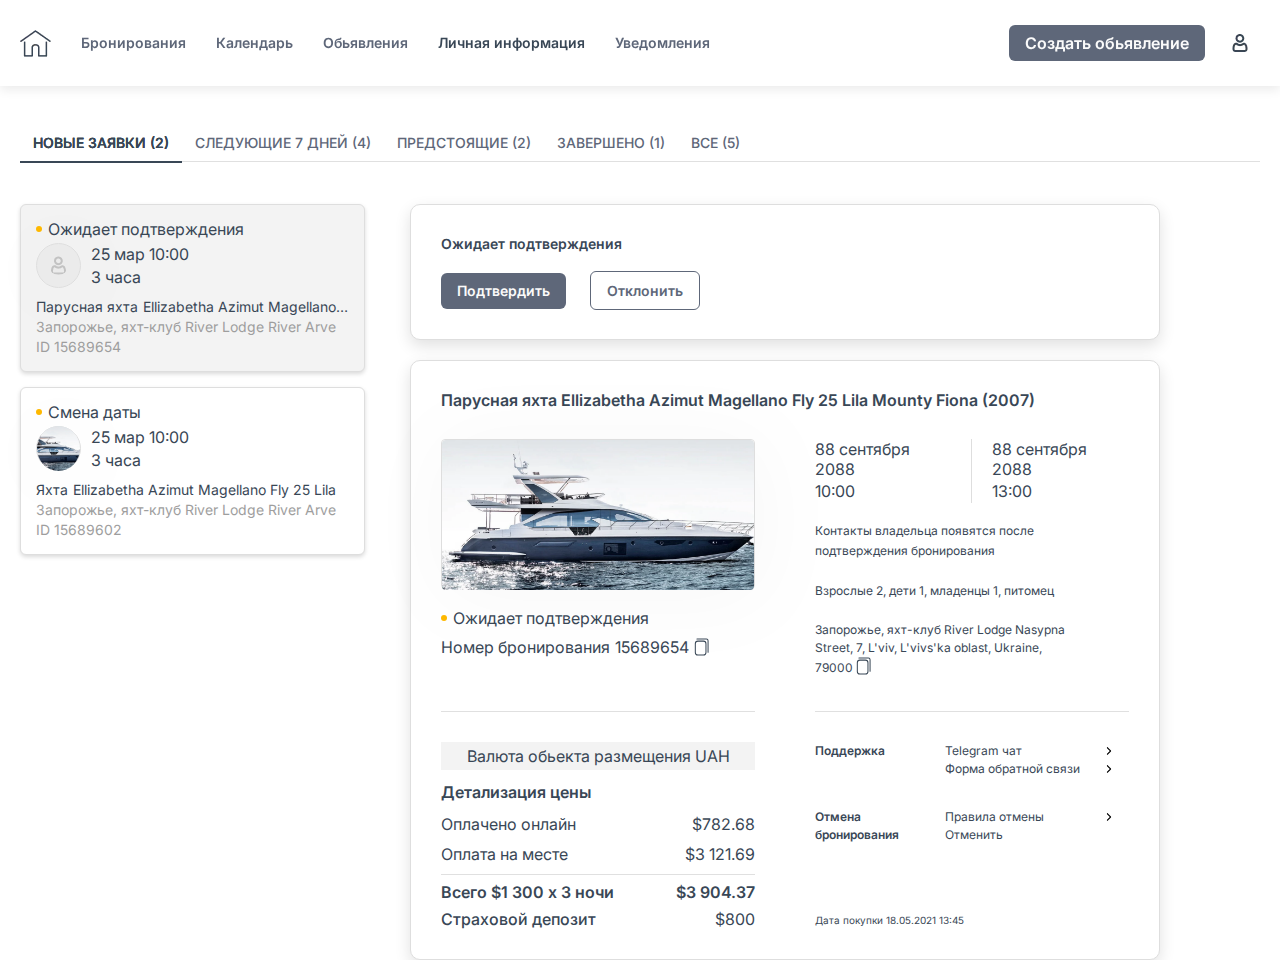
<file: bookingOwner.html>
<!DOCTYPE html>
<!-- Оболочка документа -->
<html lang="ru">

<!-- Заголовок страницы, контейнер для других важных данных (не отображается) -->

<head>
    <title>Главная</title>
    <!-- Подключение CSS -->
    <link rel="stylesheet" href="css/style.css">
    <meta http-equiv="Content-type" content="text/html;charset=UTF-8" />
    <link rel="shortcut icon" href="img/icons/favicon.ico">
    <meta name="viewport" content="width=device-width, initial-scale=1.0" />
</head>

<body>
    <!-- WRAPPER -->
    <div class="wrapper">
        <div class="content">
<header class="header lock-padding">
    <div class="container">
        <div class="header__body">
            <div class="header__left">
                <a href="#" class="header__logo">
                    <img src="img/icons/home.webp" alt="">
                </a>
                <nav class="header-navbar">
                    <ul class="header__list">
                        <li>
                            <a href="#" class="header-navbar__link">Бронирования</a>
                        </li>
                        <li>
                            <a href="#" class="header-navbar__link">Календарь</a>
                        </li>
                        <li>
                            <a href="#" class="header-navbar__link">Обьявления</a>
                        </li>
                        <li>
                            <a href="#" class="header-navbar__link active">Личная информация</a>
                        </li>
                        <li>
                            <a href="#" class="header-navbar__link">Уведомления</a>
                        </li>
                    </ul>
                </nav>
            </div>
            <div class="header__right">
                <!-- <div class="header__wrapper-submenu">
                    <a href="#" class="header__link header__link-abr">
                        <span class="header__value header__value-first" data-value='0'>
                            <span data-language="ua">UA</span>
                            <span class="active" data-language="ru">RU</span>
                            <span data-language="en">EN</span>
                        </span>
                        <span class="header__value" data-value='1'>
                            <span data-language="uah">UAH</span>
                            <span class="active" data-language="usd">USD</span>
                            <span data-language="eur">EUR</span>
                        </span>
                    </a>
                    <div class="header__submenu">
                        <ul class="header__submenu-list" data-value-list='0'>
                            <li>
                                <a href="#" class="header__submenu-link" data-language-word="ua">Українська</a>
                            </li>
                            <li>
                                <a href="#" class="header__submenu-link active" data-language-word="ru">Русский</a>
                            </li>
                            <li>
                                <a href="#" class="header__submenu-link" data-language-word="en">English</a>
                            </li>
                        </ul>
                        <ul class="header__submenu-list" data-value-list='1'>
                            <li>
                                <a href="#" class="header__submenu-link" data-language-word="uah"><span>UAH</span>Гривна</a>
                            </li>
                            <li>
                                <a href="#" class="header__submenu-link active" data-language-word="usd"><span>USD</span>Доллар</a>
                            </li>
                            <li>
                                <a href="#" class="header__submenu-link" data-language-word="eur"><span>EUR</span>Евро</a>
                            </li>
                        </ul>
                    </div>
                </div> -->
                <a href="#" class="btn-type-5 btn-type-5-mr15">Создать обьявление</a>
                <div class="header__wrapper-submenu">
                    <!-- Add or remove class active for notification -->
                    <a href="#" class="header__link header__link-type-2">
                        <img src="img/icons/user1.webp" alt="">
                    </a>
                    <div class="header__submenu header__submenu-kabinet">
                        <ul class="header__submenu-list" data-value-list='2'>
                            <li>
                                <a href="#" class="header__submenu-link-2 header__outer-link">
                                    <!-- Add or remove class active for notification -->
                                    <span>Мои бронирования</span>
                                </a>
                            </li>
                            <li>
                                <a href="#" class="header__submenu-link-2 header__outer-link">
                                    <!-- Add or remove class active for notification -->
                                    <span>Календарь</span>
                                </a>
                            </li>
                            <li>
                                <a href="#" class="header__submenu-link-2 header__outer-link">
                                    <!-- Add or remove class active for notification -->
                                    <span class="active">Обьявления</span>
                                </a>
                            </li>
                            <li>
                                <a href="#" class="header__submenu-link-2 header__outer-link">
                                    <!-- Add or remove class active for notification -->
                                    <span class="active">Личная информация</span>
                                </a>
                            </li>
                            <li class="border-bot">
                                <a href="#" class="header__submenu-link-2 header__outer-link">
                                    <!-- Add or remove class active for notification -->
                                    <span>Уведомления</span>
                                </a>
                            </li>
                            <li>
                                <a href="#" class="header__submenu-link-2">Перейти в режим гостя</a>
                            </li>
                            <li>
                                <a href="#" class="header__submenu-link-2">Обратная связь</a>
                            </li>
                            <li>
                                <a href="#" class="header__submenu-link-2">Выйти</a>
                            </li>
                        </ul>
                    </div>
                </div>
                
                <div class="header__burger">
                    <span></span>
                </div>
            </div>
        </div>
    </div>
</header>
<div class="header-sub"></div>
            <!-- BOOKING -->
            <section class="booking">
                <div class="container">
                    <div class="booking__body">
                        <ul class="booking-menu">
                            <li>
                                <a href="#listowner-1" class="booking__link active">НОВЫЕ ЗАЯВКИ (<span>2</span>)</a>
                            </li>
                            <li>
                                <a href="#listowner-2" class="booking__link">следующие 7 дней (<span>4</span>)</a>
                            </li>
                            <li>
                                <a href="#listowner-3" class="booking__link">предстоящие (<span>2</span>)</a>
                            </li>
                            <li>
                                <a href="#listowner-4" class="booking__link">завершено (<span>1</span>)</a>
                            </li>
                            <li>
                                <a href="#listowner-5" class="booking__link">все (<span>5</span>)</a>
                            </li>
                        </ul>
                        <div class="booking-all active" id="listowner-1">
                            <aside class="booking-aside">
                                <a href="#1booktab-1" class="booking-aside__item active">
                                    <span class="booking-status">
                                        <span class="booking-status__circle booking-status-yellow"></span>
                                        <span class="booking-status__title">Ожидает подтверждения</span>
                                    </span>
                                    <span class="booking-aside__info">
                                        <!--if img none add class booking-aside__info-img-default-->
                                        <span class="booking-aside__info-img booking-aside__info-img-circle booking-aside__info-img-default">
                                            <img src="img/icons/default.webp" alt="">
                                        </span>
                                        <span class="booking-aside__info-text">
                                            <span>25 мар 10:00</span>
                                            <span><span>3</span> часа</span>
                                        </span>
                                    </span>
                                    <span class="booking-aside__transport">
                                        <span class="booking-status__h6 booking-status__subtitle">Парусная яхта</span>
                                        <span class="booking-status__h6 booking-status__subtitle booking-text-hide">Ellizabetha Azimut Magellano Fly 25 trtrtr</span>
                                    </span>
                                    <p>Запорожье, яхт-клуб River Lodge River Arve</p>
                                    <p>ID 15689654</p>
                                </a>
                                <a href="#1booktab-2" class="booking-aside__item">
                                    <span class="booking-status">
                                        <span class="booking-status__circle booking-status-yellow"></span>
                                        <span class="booking-status__title">Смена даты</span>
                                    </span>
                                    <span class="booking-aside__info">
                                        <span class="booking-aside__info-img booking-aside__info-img-circle">
                                            <img src="img/yacht.webp" alt="">
                                        </span>
                                        <span class="booking-aside__info-text">
                                            <span>25 мар 10:00</span>
                                            <span><span>3</span> часа</span>
                                        </span>
                                    </span>
                                    <span class="booking-aside__transport">
                                        <span class="booking-status__h6 booking-status__subtitle">Яхта</span>
                                        <span class="booking-status__h6 booking-status__subtitle booking-text-hide">Ellizabetha Azimut Magellano Fly 25 Lila</span>
                                    </span>
                                    <p>Запорожье, яхт-клуб River Lodge River Arve</p>
                                    <p>ID 15689602</p>
                                </a>
                            </aside>
                            <div class="booking-wrapper active" id="1booktab-1">
                                <article class="booking-wrapper__item booking-wrapper__item-h">
                                    <h3>Ожидает подтверждения</h3>
                                    <form action="#" class="booking-form">
                                        <div class="booking-form-btns">
                                            <button class="btn-date show">Подтвердить</button>
                                            <a href="popup-6" class="btn-date show booking-form-clear js-btn-popup" >Отклонить</a>
                                        </div>
                                    </form>
                                </article>
                                <article class="booking-wrapper__item">
                                    <h3>Парусная яхта  Ellizabetha Azimut Magellano Fly 25 Lila Mounty Fiona (2007)</h3>
                                    <div class="booking-content">
                                        <div class="booking-content__item booking-content__left">
                                            <div class="booking-content__left-img">
                                                <img src="img/yacht.webp" alt="img">
                                            </div>
                                            <div class="booking-status">
                                                <span class="booking-status__circle booking-status-yellow"></span>
                                                <span class="booking-status__title">Ожидает подтверждения</span>
                                            </div>
                                            <div class="booking-copy booking-copy-padd">
                                                <span>Номер бронирования</span>
                                                <span class="booking-value">15689654</span> 
                                                <a href="#" class="booking-copy__btn">
                                                    <svg class="icon-copy">
                                                        <use xlink:href="img/svg/sprite.svg#copy"></use>
                                                    </svg>
                                                    <span class="tooltiptext">Копировать</span>
                                                </a>
                                            </div>
                                        </div>
                                        <div class="booking-content__item booking-content__right">
                                            <div class="booking-time">
                                                <div class="booking-time__item">
                                                    <div class="booking-time__subitem">88 сентября 2088</div>
                                                    <div class="booking-time__subitem">10:00</div>
                                                </div>
                                                <div class="booking-time__item">
                                                    <div class="booking-time__subitem">88 сентября 2088</div>
                                                    <div class="booking-time__subitem">13:00</div>
                                                </div>
                                            </div>
                                            <p>Контакты владельца появятся после подтверждения бронирования</p>
                                            <p>Взрослые <span>2</span>, дети <span>1</span>, младенцы <span>1</span>, питомец</p>
                                            <div class="booking-copy booking-copy-padd">
                                                <span class="booking-copy-str">
                                                    <span  class="booking-value">
                                                    Запорожье, яхт-клуб River Lodge
                                                    Nasypna Street, 7, L'viv, L'vivs'ka oblast, Ukraine, 79000</span>
                                                    <a href="#" class="booking-copy__btn">
                                                        <svg class="icon-copy">
                                                            <use xlink:href="img/svg/sprite.svg#copy"></use>
                                                        </svg>
                                                        <span class="tooltiptext">Копировать</span>
                                                    </a>
                                                </span>
                                                
                                            </div>
                                            
                                        </div>
                                        <div class="booking-content__item booking-content__left">
                                            <h4>Валюта обьекта размещения <span>UAH</span></h4>
                                            <h6>Детализация цены</h6>
                                            <div class="booking-line">
                                                <p>Оплачено онлайн</p>
                                                <p>$<span>782.68</span></p> 
                                            </div>
                                            <div class="booking-line">
                                                <p>Оплата на месте</p>
                                                <p>$<span>3 121.69</span></p>
                                            </div>
                                            <div class="booking-line booking-line-border">
                                                <h6>Всего $<span>1 300</span> x <span>3</span> ночи</h6>
                                                <h6>$<span>3 904.37</span></h6> 
                                            </div>
                                            <div class="booking-line">
                                                <p class="fw500">Страховой депозит</p>
                                                <p>$<span>800</span></p>
                                            </div>
                                        </div>
                                        <div class="booking-content__item booking-content__right jcsb">
                                            <div class="booking-content__item-wrapper">
                                                <div class="booking-content-line">
                                                    <div class="booking-content-line__left">
                                                        <h6>Поддержка</h6>
                                                    </div>
                                                    <div class="booking-content-line__right">
                                                        <div class="booking-content-line__item">
                                                            <a href="#" class="booking-content-line__link">Telegram чат</a>
                                                            <span class="select__icon personal-icon">
                                                                <svg class="icon-arrow icon-arrow-select">
                                                                    <use xlink:href="img/svg/sprite.svg#arrow"></use>
                                                                </svg>
                                                            </span>
                                                        </div>
                                                        <div class="booking-content-line__item">
                                                            <a href="#" class="booking-content-line__link">Форма обратной связи</a>
                                                            <span class="select__icon personal-icon">
                                                                <svg class="icon-arrow icon-arrow-select">
                                                                    <use xlink:href="img/svg/sprite.svg#arrow"></use>
                                                                </svg>
                                                            </span>
                                                        </div>
                                                    </div>
                                                </div>
                                                <div class="booking-content-line">
                                                    <div class="booking-content-line__left">
                                                        <h6>Отмена бронирования</h6>
                                                    </div>
                                                    <div class="booking-content-line__right">
                                                        <div class="booking-content-line__item">
                                                            <a href="#" class="booking-content-line__link">Правила отмены</a>
                                                            <span class="select__icon personal-icon">
                                                                <svg class="icon-arrow icon-arrow-select">
                                                                    <use xlink:href="img/svg/sprite.svg#arrow"></use>
                                                                </svg>
                                                            </span>
                                                        </div>
                                                        <div class="booking-content-line__item">
                                                            <a href="popup-3" class="booking-content-line__link js-btn-popup">Отменить</a>
                                                        </div>
                                                    </div>
                                                </div>
                                            </div>
                                            <div class="booking-content-line__date">Дата покупки <span>18.05.2021 13:45</span></div>
                                        </div>
                                    </div>
                                </article>
                            </div>
                            <div class="booking-wrapper" id="1booktab-2">
                                <article class="booking-wrapper__item booking-wrapper__item-h">
                                    <h3>Смена даты бронирования</h3>
                                    <form action="#" class="booking-form">
                                        <p>Новая дата: <span>6 МАР 10:00 - 6 МАР 12:00</span></p>
                                        <p>Причина: <span>перенос дат по просьбе гостя</span></p>
                                        <div class="booking-form-btns">
                                            <button class="btn-date show">Подтвердить</button>
                                            <a href="popup-5" class="btn-date show booking-form-clear js-btn-popup" >Отклонить</a>
                                        </div>
                                    </form>
                                </article>
                                <article class="booking-wrapper__item">
                                    <h3>Парусная яхта  Ellizabetha Azimut Magellano Fly 25 Lila Mounty Fiona (2007)</h3>
                                    <div class="booking-content">
                                        <div class="booking-content__item booking-content__left">
                                            <div class="booking-content__left-img">
                                                <img src="img/yacht.webp" alt="img">
                                            </div>
                                            <div class="booking-status">
                                                <span class="booking-status__circle booking-status-yellow"></span>
                                                <span class="booking-status__title">Ожидает подтверждения</span>
                                            </div>
                                            <div class="booking-copy booking-copy-padd">
                                                <span>Номер бронирования</span>
                                                <span class="booking-value">15689654</span> 
                                                <a href="#" class="booking-copy__btn">
                                                    <svg class="icon-copy">
                                                        <use xlink:href="img/svg/sprite.svg#copy"></use>
                                                    </svg>
                                                    <span class="tooltiptext">Копировать</span>
                                                </a>
                                            </div>
                                        </div>
                                        <div class="booking-content__item booking-content__right">
                                            <div class="booking-time">
                                                <div class="booking-time__item">
                                                    <div class="booking-time__subitem">5 марта 2021</div>
                                                    <div class="booking-time__subitem">10:00</div>
                                                </div>
                                                <div class="booking-time__item">
                                                    <div class="booking-time__subitem">8 марта 2021</div>
                                                    <div class="booking-time__subitem">13:00</div>
                                                </div>
                                            </div>
                                            <div class="booking-copy booking-copy-padd booking-copy-padd-2">
                                                <span class="booking-copy-str">
                                                    Владелец Виктория 
                                                    <span  class="booking-value">+380635698656</span>
                                                    <a href="#" class="booking-copy__btn">
                                                        <svg class="icon-copy">
                                                            <use xlink:href="img/svg/sprite.svg#copy"></use>
                                                        </svg>
                                                        <span class="tooltiptext">Копировать</span>
                                                    </a>
                                                </span>
                                                
                                            </div>
                                            <p>Взрослые <span>2</span>, дети <span>1</span>, младенцы <span>1</span>, питомец</p>
                                            <div class="booking-copy booking-copy-padd">
                                                <span class="booking-copy-str">
                                                    <span  class="booking-value">
                                                    Запорожье, яхт-клуб River Lodge
                                                    Nasypna Street, 7, L'viv, L'vivs'ka oblast, Ukraine, 79000</span>
                                                    <a href="#" class="booking-copy__btn">
                                                        <svg class="icon-copy">
                                                            <use xlink:href="img/svg/sprite.svg#copy"></use>
                                                        </svg>
                                                        <span class="tooltiptext">Копировать</span>
                                                    </a>
                                                </span>
                                                
                                            </div>
                                            
                                        </div>
                                        <div class="booking-content__item booking-content__left">
                                            <h4>Валюта обьекта размещения <span>UAH</span></h4>
                                            <h6>Детализация цены</h6>
                                            <div class="booking-line">
                                                <p>Оплачено онлайн</p>
                                                <p>$<span>782.68</span></p> 
                                            </div>
                                            <div class="booking-line">
                                                <p>Оплата на месте</p>
                                                <p>$<span>3 121.69</span></p>
                                            </div>
                                            <div class="booking-line booking-line-border">
                                                <h6>Всего $<span>1 300</span> x <span>3</span> ночи</h6>
                                                <h6>$<span>3 904.37</span></h6> 
                                            </div>
                                            <div class="booking-line">
                                                <p class="fw500">Страховой депозит</p>
                                                <p>$<span>800</span></p>
                                            </div>
                                        </div>
                                        <div class="booking-content__item booking-content__right jcsb">
                                            <div class="booking-content__item-wrapper">
                                                <div class="booking-content-line">
                                                    <span>Добавить событие в 
                                                        <a href="#" class="booking-content-line__link">Google Calendar</a> 
                                                    </span>
                                                </div>
                                                <div class="booking-content-line">
                                                    <div class="booking-content-line__left">
                                                        <h6>Поддержка</h6>
                                                    </div>
                                                    <div class="booking-content-line__right">
                                                        <div class="booking-content-line__item">
                                                            <a href="#" class="booking-content-line__link">Telegram чат</a>
                                                            <span class="select__icon personal-icon">
                                                                <svg class="icon-arrow icon-arrow-select">
                                                                    <use xlink:href="img/svg/sprite.svg#arrow"></use>
                                                                </svg>
                                                            </span>
                                                        </div>
                                                        <div class="booking-content-line__item">
                                                            <a href="#" class="booking-content-line__link">Форма обратной связи</a>
                                                            <span class="select__icon personal-icon">
                                                                <svg class="icon-arrow icon-arrow-select">
                                                                    <use xlink:href="img/svg/sprite.svg#arrow"></use>
                                                                </svg>
                                                            </span>
                                                        </div>
                                                    </div>
                                                </div>
                                                <div class="booking-content-line">
                                                    <div class="booking-content-line__left">
                                                        <h6>Отмена бронирования</h6>
                                                    </div>
                                                    <div class="booking-content-line__right">
                                                        <div class="booking-content-line__item">
                                                            <a href="#" class="booking-content-line__link">Правила отмены</a>
                                                            <span class="select__icon personal-icon">
                                                                <svg class="icon-arrow icon-arrow-select">
                                                                    <use xlink:href="img/svg/sprite.svg#arrow"></use>
                                                                </svg>
                                                            </span>
                                                        </div>
                                                        <div class="booking-content-line__item">
                                                            <a href="popup-3" class="booking-content-line__link js-btn-popup">Отменить</a>
                                                        </div>
                                                    </div>
                                                </div>
                                            </div>
                                            <div class="booking-content-line__date">Дата покупки <span>18.05.2021 13:45</span></div>
                                        </div>
                                    </div>
                                </article>
                            </div>
                        </div>
                        <div class="booking-all" id="listowner-2">
                            <aside class="booking-aside">
                                <a href="#2booktab-1" class="booking-aside__item active">
                                    <span class="booking-status">
                                        <span class="booking-status__circle booking-status-grey"></span>
                                        <span class="booking-status__title">Подтверждено</span>
                                    </span>
                                    <span class="booking-aside__info">
                                        <span class="booking-aside__info-img booking-aside__info-img-circle">
                                            <img src="img/yacht.webp" alt="">
                                        </span>
                                        <span class="booking-aside__info-text">
                                            <span>25 мар 10:00</span>
                                            <span><span>3</span> часа</span>
                                        </span>
                                    </span>
                                    <span class="booking-aside__transport">
                                        <span class="booking-status__h6 booking-status__subtitle">Парусная яхта</span>
                                        <span class="booking-status__h6 booking-status__subtitle booking-text-hide">Ellizabetha Azimut Magellano Fly 25 trtrtr</span>
                                    </span>
                                    <p>Запорожье, яхт-клуб River Lodge River Arve</p>
                                </a>
                                <a href="#2booktab-2" class="booking-aside__item">
                                    <span class="booking-status">
                                        <span class="booking-status__circle booking-status-grey"></span>
                                        <span class="booking-status__title">Отклонено владельцем</span>
                                    </span>
                                    <span class="booking-aside__info">
                                        <span class="booking-aside__info-img booking-aside__info-img-circle">
                                            <img src="img/yacht.webp" alt="">
                                        </span>
                                        <span class="booking-aside__info-text">
                                            <span>25 мар 10:00</span>
                                            <span><span>3</span> часа</span>
                                        </span>
                                    </span>
                                    <span class="booking-aside__transport">
                                        <span class="booking-status__h6 booking-status__subtitle">Яхта</span>
                                        <span class="booking-status__h6 booking-status__subtitle booking-text-hide">Ellizabetha Azimut Magellano Fly 25 Lila Moun trtrtr</span>
                                    </span>
                                    <p>Запорожье, яхт-клуб River Lodge River Arve</p>
                                </a>
                                <a href="#2booktab-3" class="booking-aside__item">
                                    <span class="booking-status">
                                        <span class="booking-status__circle booking-status-grey"></span>
                                        <span class="booking-status__title">Отменено гостем</span>
                                    </span>
                                    <span class="booking-aside__info">
                                        <span class="booking-aside__info-img booking-aside__info-img-circle">
                                            <img src="img/yacht.webp" alt="">
                                        </span>
                                        <span class="booking-aside__info-text">
                                            <span>25 мар 10:00</span>
                                            <span><span>3</span> часа</span>
                                        </span>
                                    </span>
                                    <span class="booking-aside__transport">
                                        <span class="booking-status__h6 booking-status__subtitle">Яхта</span>
                                        <span class="booking-status__h6 booking-status__subtitle booking-text-hide">Ellizabetha Azimut Magellano Fly 25 Lila</span>
                                    </span>
                                    <p>Запорожье, яхт-клуб River Lodge River Arve</p>
                                </a>
                                <a href="#2booktab-4" class="booking-aside__item">
                                    <span class="booking-status">
                                        <span class="booking-status__circle booking-status-grey"></span>
                                        <span class="booking-status__title">Запрос просрочен</span>
                                    </span>
                                    <span class="booking-aside__info">
                                        <span class="booking-aside__info-img booking-aside__info-img-circle">
                                            <img src="img/yacht.webp" alt="">
                                        </span>
                                        <span class="booking-aside__info-text">
                                            <span>25 мар 10:00</span>
                                            <span><span>3</span> часа</span>
                                        </span>
                                    </span>
                                    <span class="booking-aside__transport">
                                        <span class="booking-status__h6 booking-status__subtitle">Яхта</span>
                                        <span class="booking-status__h6 booking-status__subtitle booking-text-hide">Ellizabetha Azimut Magellano Fly 25 Lila</span>
                                    </span>
                                    <p>Запорожье, яхт-клуб River Lodge River Arve</p>
                                </a>
                                <div class="wrapper-show-all">
                                    <a href="#" class="btn-ads">Показать еще</a>
                                </div>
                            </aside>
                            <div class="booking-wrapper active" id="2booktab-1">
                                <article class="booking-wrapper__item">
                                    <h3>Парусная яхта  Ellizabetha Azimut Magellano Fly 25 Lila Mounty Fiona (2007)</h3>
                                    <div class="booking-content">
                                        <div class="booking-content__item booking-content__left">
                                            <div class="booking-content__left-img">
                                                <img src="img/yacht.webp" alt="img">
                                            </div>
                                            <div class="booking-status">
                                                <span class="booking-status__circle booking-status-grey"></span>
                                                <span class="booking-status__title">Отклонено владельцем</span>
                                            </div>
                                            <div class="booking-copy booking-copy-padd">
                                                <span>Номер бронирования</span>
                                                <span class="booking-value">15689654</span> 
                                                <a href="#" class="booking-copy__btn">
                                                    <svg class="icon-copy">
                                                        <use xlink:href="img/svg/sprite.svg#copy"></use>
                                                    </svg>
                                                    <span class="tooltiptext">Копировать</span>
                                                </a>
                                            </div>
                                        </div>
                                        <div class="booking-content__item booking-content__right">
                                            <div class="booking-time">
                                                <div class="booking-time__item">
                                                    <div class="booking-time__subitem">5 марта 2021</div>
                                                    <div class="booking-time__subitem">10:00</div>
                                                </div>
                                                <div class="booking-time__item">
                                                    <div class="booking-time__subitem">8 марта 2021</div>
                                                    <div class="booking-time__subitem">13:00</div>
                                                </div>
                                            </div>
                                            <div class="booking-copy booking-copy-padd booking-copy-padd-2">
                                                <span class="booking-copy-str">
                                                    Владелец Виктория 
                                                    <span  class="booking-value">+380635698656</span>
                                                    <a href="#" class="booking-copy__btn">
                                                        <svg class="icon-copy">
                                                            <use xlink:href="img/svg/sprite.svg#copy"></use>
                                                        </svg>
                                                        <span class="tooltiptext">Копировать</span>
                                                    </a>
                                                </span>
                                                
                                            </div>
                                            <p>Взрослые <span>2</span>, дети <span>1</span>, младенцы <span>1</span>, питомец</p>
                                            <div class="booking-copy booking-copy-padd">
                                                <span class="booking-copy-str">
                                                    <span  class="booking-value">
                                                    Запорожье, яхт-клуб River Lodge
                                                    Nasypna Street, 7, L'viv, L'vivs'ka oblast, Ukraine, 79000</span>
                                                    <a href="#" class="booking-copy__btn">
                                                        <svg class="icon-copy">
                                                            <use xlink:href="img/svg/sprite.svg#copy"></use>
                                                        </svg>
                                                        <span class="tooltiptext">Копировать</span>
                                                    </a>
                                                </span>
                                                
                                            </div>
                                            
                                        </div>
                                        <div class="booking-content__item booking-content__left">
                                            <h4>Валюта обьекта размещения <span>UAH</span></h4>
                                            <h6>Детализация цены</h6>
                                            <div class="booking-line">
                                                <p>Оплачено онлайн</p>
                                                <p>$<span>782.68</span></p> 
                                            </div>
                                            <div class="booking-line">
                                                <p>Оплата на месте</p>
                                                <p>$<span>3 121.69</span></p>
                                            </div>
                                            <div class="booking-line booking-line-border">
                                                <h6>Всего $<span>1 300</span> x <span>3</span> ночи</h6>
                                                <h6>$<span>3 904.37</span></h6> 
                                            </div>
                                            <div class="booking-line">
                                                <p class="fw500">Страховой депозит</p>
                                                <p>$<span>800</span></p>
                                            </div>
                                        </div>
                                        <div class="booking-content__item booking-content__right jcsb">
                                            <div class="booking-content__item-wrapper">
    
                                                <div class="booking-content-line">
                                                    <div class="booking-content-line__left">
                                                        <h6>Поддержка</h6>
                                                    </div>
                                                    <div class="booking-content-line__right">
                                                        <div class="booking-content-line__item">
                                                            <a href="#" class="booking-content-line__link">Telegram чат</a>
                                                            <span class="select__icon personal-icon">
                                                                <svg class="icon-arrow icon-arrow-select">
                                                                    <use xlink:href="img/svg/sprite.svg#arrow"></use>
                                                                </svg>
                                                            </span>
                                                        </div>
                                                        <div class="booking-content-line__item">
                                                            <a href="#" class="booking-content-line__link">Форма обратной связи</a>
                                                            <span class="select__icon personal-icon">
                                                                <svg class="icon-arrow icon-arrow-select">
                                                                    <use xlink:href="img/svg/sprite.svg#arrow"></use>
                                                                </svg>
                                                            </span>
                                                        </div>
                                                    </div>
                                                </div>

                                            </div>
                                            <div class="booking-content-line__date">Дата покупки <span>18.05.2021 13:45</span></div>
                                        </div>
                                    </div>
                                </article>
                            </div>
                            <div class="booking-wrapper" id="2booktab-2">
                                <article class="booking-wrapper__item booking-wrapper__item-h">
                                    <h3>Отклонено владельцем</h3>
                                    <form action="#" class="booking-form">
                                        <p>Владелец отклонил запрос на бронирование. Попоробуйте найти новое обьявление.
                                            <br>Причина: <span>поломка (ремонт 1-2 дня)</span>.</p>
                                        <div class="booking-form-btns">
                                            <button class="btn-date show">Посмотреть варианты</button>
                                        </div>
                                    </form>
                                </article>
                                <article class="booking-wrapper__item">
                                    <h3>Парусная яхта  Ellizabetha Azimut Magellano Fly 25 Lila Mounty Fiona (2007)</h3>
                                    <div class="booking-content">
                                        <div class="booking-content__item booking-content__left">
                                            <div class="booking-content__left-img">
                                                <img src="img/yacht.webp" alt="img">
                                            </div>
                                            <div class="booking-status">
                                                <span class="booking-status__circle booking-status-grey"></span>
                                                <span class="booking-status__title">Отклонено владельцем</span>
                                            </div>
                                            <div class="booking-copy booking-copy-padd">
                                                <span>Номер бронирования</span>
                                                <span class="booking-value">15689654</span> 
                                                <a href="#" class="booking-copy__btn">
                                                    <svg class="icon-copy">
                                                        <use xlink:href="img/svg/sprite.svg#copy"></use>
                                                    </svg>
                                                    <span class="tooltiptext">Копировать</span>
                                                </a>
                                            </div>
                                        </div>
                                        <div class="booking-content__item booking-content__right">
                                            <div class="booking-time">
                                                <div class="booking-time__item">
                                                    <div class="booking-time__subitem">5 марта 2021</div>
                                                    <div class="booking-time__subitem">10:00</div>
                                                </div>
                                                <div class="booking-time__item">
                                                    <div class="booking-time__subitem">8 марта 2021</div>
                                                    <div class="booking-time__subitem">13:00</div>
                                                </div>
                                            </div>
                                            <p>Контакты владельца появятся после подтверждения бронирования</p>
                                            <p>Взрослые <span>2</span>, дети <span>1</span>, младенцы <span>1</span>, питомец</p>
                                            <div class="booking-copy booking-copy-padd">
                                                <span class="booking-copy-str">
                                                    <span  class="booking-value">
                                                    Запорожье, яхт-клуб River Lodge
                                                    Nasypna Street, 7, L'viv, L'vivs'ka oblast, Ukraine, 79000</span>
                                                    <a href="#" class="booking-copy__btn">
                                                        <svg class="icon-copy">
                                                            <use xlink:href="img/svg/sprite.svg#copy"></use>
                                                        </svg>
                                                        <span class="tooltiptext">Копировать</span>
                                                    </a>
                                                </span>
                                                
                                            </div>
                                            
                                        </div>
                                        <div class="booking-content__item booking-content__left">
                                            <h4>Валюта обьекта размещения <span>UAH</span></h4>
                                            <h6>Детализация цены</h6>
                                            <div class="booking-line">
                                                <p>Оплачено онлайн</p>
                                                <p>$<span>782.68</span></p> 
                                            </div>
                                            <div class="booking-line">
                                                <p>Оплата на месте</p>
                                                <p>$<span>3 121.69</span></p>
                                            </div>
                                            <div class="booking-line booking-line-border">
                                                <h6>Всего $<span>1 300</span> x <span>3</span> ночи</h6>
                                                <h6>$<span>3 904.37</span></h6> 
                                            </div>
                                            <div class="booking-line">
                                                <p class="fw500">Страховой депозит</p>
                                                <p>$<span>800</span></p>
                                            </div>
                                        </div>
                                        <div class="booking-content__item booking-content__right jcsb">
                                            <div class="booking-content__item-wrapper">

                                                <div class="booking-content-line">
                                                    <div class="booking-content-line__left">
                                                        <h6>Поддержка</h6>
                                                    </div>
                                                    <div class="booking-content-line__right">
                                                        <div class="booking-content-line__item">
                                                            <a href="#" class="booking-content-line__link">Telegram чат</a>
                                                            <span class="select__icon personal-icon">
                                                                <svg class="icon-arrow icon-arrow-select">
                                                                    <use xlink:href="img/svg/sprite.svg#arrow"></use>
                                                                </svg>
                                                            </span>
                                                        </div>
                                                        <div class="booking-content-line__item">
                                                            <a href="#" class="booking-content-line__link">Форма обратной связи</a>
                                                            <span class="select__icon personal-icon">
                                                                <svg class="icon-arrow icon-arrow-select">
                                                                    <use xlink:href="img/svg/sprite.svg#arrow"></use>
                                                                </svg>
                                                            </span>
                                                        </div>
                                                    </div>
                                                </div>

                                            </div>
                                            <div class="booking-content-line__date">Дата покупки <span>18.05.2021 13:45</span></div>
                                        </div>
                                    </div>
                                </article>
                            </div>
                            <div class="booking-wrapper" id="2booktab-3">
                                <article class="booking-wrapper__item booking-wrapper__item-h">
                                    <h3>Отменено гостем</h3>
                                    <form action="#" class="booking-form">
                                        <p>Вы отменили аренду <span>25.05.2021</span>в <span>13:45</span>.</p>
                                        <div class="booking-form-btns">
                                            <button class="btn-date show">Посмотреть варианты</button>
                                        </div>
                                    </form>
                                </article>
                                <article class="booking-wrapper__item">
                                    <h3>Парусная яхта  Ellizabetha Azimut Magellano Fly 25 Lila Mounty Fiona (2007)</h3>
                                    <div class="booking-content">
                                        <div class="booking-content__item booking-content__left">
                                            <div class="booking-content__left-img">
                                                <img src="img/yacht.webp" alt="img">
                                            </div>
                                            <div class="booking-status">
                                                <span class="booking-status__circle booking-status-grey"></span>
                                                <span class="booking-status__title">Отменено гостем</span>
                                            </div>
                                            <div class="booking-copy booking-copy-padd">
                                                <span>Номер бронирования</span>
                                                <span class="booking-value">15689654</span> 
                                                <a href="#" class="booking-copy__btn">
                                                    <svg class="icon-copy">
                                                        <use xlink:href="img/svg/sprite.svg#copy"></use>
                                                    </svg>
                                                    <span class="tooltiptext">Копировать</span>
                                                </a>
                                            </div>
                                        </div>
                                        <div class="booking-content__item booking-content__right">
                                            <div class="booking-time">
                                                <div class="booking-time__item">
                                                    <div class="booking-time__subitem">5 марта 2021</div>
                                                    <div class="booking-time__subitem">10:00</div>
                                                </div>
                                                <div class="booking-time__item">
                                                    <div class="booking-time__subitem">8 марта 2021</div>
                                                    <div class="booking-time__subitem">13:00</div>
                                                </div>
                                            </div>
                                            <div class="booking-copy booking-copy-padd booking-copy-padd-2">
                                                <span class="booking-copy-str">
                                                    Владелец Виктория 
                                                    <span  class="booking-value">+380635698656</span>
                                                    <a href="#" class="booking-copy__btn">
                                                        <svg class="icon-copy">
                                                            <use xlink:href="img/svg/sprite.svg#copy"></use>
                                                        </svg>
                                                        <span class="tooltiptext">Копировать</span>
                                                    </a>
                                                </span>
                                                
                                            </div>
                                            <p>Взрослые <span>2</span>, дети <span>1</span>, младенцы <span>1</span>, питомец</p>
                                            <div class="booking-copy booking-copy-padd">
                                                <span class="booking-copy-str">
                                                    <span  class="booking-value">
                                                    Запорожье, яхт-клуб River Lodge
                                                    Nasypna Street, 7, L'viv, L'vivs'ka oblast, Ukraine, 79000</span>
                                                    <a href="#" class="booking-copy__btn">
                                                        <svg class="icon-copy">
                                                            <use xlink:href="img/svg/sprite.svg#copy"></use>
                                                        </svg>
                                                        <span class="tooltiptext">Копировать</span>
                                                    </a>
                                                </span>
                                                
                                            </div>
                                            
                                        </div>
                                        <div class="booking-content__item booking-content__left">
                                            <h4>Валюта обьекта размещения <span>UAH</span></h4>
                                            <h6>Детализация цены</h6>
                                            <div class="booking-line">
                                                <p>Оплачено онлайн</p>
                                                <p>$<span>782.68</span></p> 
                                            </div>
                                            <div class="booking-line">
                                                <p>Оплата на месте</p>
                                                <p>$<span>3 121.69</span></p>
                                            </div>
                                            <div class="booking-line booking-line-border">
                                                <h6>Всего $<span>1 300</span> x <span>3</span> ночи</h6>
                                                <h6>$<span>3 904.37</span></h6> 
                                            </div>
                                            <div class="booking-line">
                                                <p class="fw500">Страховой депозит</p>
                                                <p>$<span>800</span></p>
                                            </div>
                                        </div>
                                        <div class="booking-content__item booking-content__right jcsb">
                                            <div class="booking-content__item-wrapper">
                                                <div class="booking-content-line">
                                                    <div class="booking-content-line__left">
                                                        <h6>Поддержка</h6>
                                                    </div>
                                                    <div class="booking-content-line__right">
                                                        <div class="booking-content-line__item">
                                                            <a href="#" class="booking-content-line__link">Telegram чат</a>
                                                            <span class="select__icon personal-icon">
                                                                <svg class="icon-arrow icon-arrow-select">
                                                                    <use xlink:href="img/svg/sprite.svg#arrow"></use>
                                                                </svg>
                                                            </span>
                                                        </div>
                                                        <div class="booking-content-line__item">
                                                            <a href="#" class="booking-content-line__link">Форма обратной связи</a>
                                                            <span class="select__icon personal-icon">
                                                                <svg class="icon-arrow icon-arrow-select">
                                                                    <use xlink:href="img/svg/sprite.svg#arrow"></use>
                                                                </svg>
                                                            </span>
                                                        </div>
                                                    </div>
                                                </div>
                                            </div>
                                            <div class="booking-content-line__date">Дата покупки <span>18.05.2021 13:45</span></div>
                                        </div>
                                    </div>
                                </article>
                            </div>
                            <div class="booking-wrapper" id="2booktab-4">
                                <article class="booking-wrapper__item booking-wrapper__item-h">
                                    <h3>Запрос просрочен</h3>
                                    <form action="#" class="booking-form">
                                        <p>Владелец не отреагировал на запрос. Вам будет возвращена полна сумма онлайн предоплаты.</p>
                                        <div class="booking-form-btns">
                                            <button class="btn-date show">Посмотреть варианты</button>
                                        </div>
                                    </form>
                                </article>
                                <article class="booking-wrapper__item">
                                    <h3>Парусная яхта  Ellizabetha Azimut Magellano Fly 25 Lila Mounty Fiona (2007)</h3>
                                    <div class="booking-content">
                                        <div class="booking-content__item booking-content__left">
                                            <div class="booking-content__left-img">
                                                <img src="img/yacht.webp" alt="img">
                                            </div>
                                            <div class="booking-status">
                                                <span class="booking-status__circle booking-status-grey"></span>
                                                <span class="booking-status__title">Запрос просрочен</span>
                                            </div>
                                            <div class="booking-copy booking-copy-padd">
                                                <span>Номер бронирования</span>
                                                <span class="booking-value">15689654</span> 
                                                <a href="#" class="booking-copy__btn">
                                                    <svg class="icon-copy">
                                                        <use xlink:href="img/svg/sprite.svg#copy"></use>
                                                    </svg>
                                                    <span class="tooltiptext">Копировать</span>
                                                </a>
                                            </div>
                                        </div>
                                        <div class="booking-content__item booking-content__right">
                                            <div class="booking-time">
                                                <div class="booking-time__item">
                                                    <div class="booking-time__subitem">5 марта 2021</div>
                                                    <div class="booking-time__subitem">10:00</div>
                                                </div>
                                                <div class="booking-time__item">
                                                    <div class="booking-time__subitem">8 марта 2021</div>
                                                    <div class="booking-time__subitem">13:00</div>
                                                </div>
                                            </div>
                                            <p>Контакты владельца появятся после подтверждения бронирования</p>
                                            <p>Взрослые <span>2</span>, дети <span>1</span>, младенцы <span>1</span>, питомец</p>
                                            <div class="booking-copy booking-copy-padd">
                                                <span class="booking-copy-str">
                                                    <span  class="booking-value">
                                                    Запорожье, яхт-клуб River Lodge
                                                    Nasypna Street, 7, L'viv, L'vivs'ka oblast, Ukraine, 79000</span>
                                                    <a href="#" class="booking-copy__btn">
                                                        <svg class="icon-copy">
                                                            <use xlink:href="img/svg/sprite.svg#copy"></use>
                                                        </svg>
                                                        <span class="tooltiptext">Копировать</span>
                                                    </a>
                                                </span>
                                                
                                            </div>
                                            
                                        </div>
                                        <div class="booking-content__item booking-content__left">
                                            <h4>Валюта обьекта размещения <span>UAH</span></h4>
                                            <h6>Детализация цены</h6>
                                            <div class="booking-line">
                                                <p>Оплачено онлайн</p>
                                                <p>$<span>782.68</span></p> 
                                            </div>
                                            <div class="booking-line">
                                                <p>Оплата на месте</p>
                                                <p>$<span>3 121.69</span></p>
                                            </div>
                                            <div class="booking-line booking-line-border">
                                                <h6>Всего $<span>1 300</span> x <span>3</span> ночи</h6>
                                                <h6>$<span>3 904.37</span></h6> 
                                            </div>
                                            <div class="booking-line">
                                                <p class="fw500">Страховой депозит</p>
                                                <p>$<span>800</span></p>
                                            </div>
                                        </div>
                                        <div class="booking-content__item booking-content__right jcsb">
                                            <div class="booking-content__item-wrapper">
                                                <div class="booking-content-line">
                                                    <div class="booking-content-line__left">
                                                        <h6>Поддержка</h6>
                                                    </div>
                                                    <div class="booking-content-line__right">
                                                        <div class="booking-content-line__item">
                                                            <a href="#" class="booking-content-line__link">Telegram чат</a>
                                                            <span class="select__icon personal-icon">
                                                                <svg class="icon-arrow icon-arrow-select">
                                                                    <use xlink:href="img/svg/sprite.svg#arrow"></use>
                                                                </svg>
                                                            </span>
                                                        </div>
                                                        <div class="booking-content-line__item">
                                                            <a href="#" class="booking-content-line__link">Форма обратной связи</a>
                                                            <span class="select__icon personal-icon">
                                                                <svg class="icon-arrow icon-arrow-select">
                                                                    <use xlink:href="img/svg/sprite.svg#arrow"></use>
                                                                </svg>
                                                            </span>
                                                        </div>
                                                    </div>
                                                </div>
                                                
                                            </div>
                                            <div class="booking-content-line__date">Дата покупки <span>18.05.2021 13:45</span></div>
                                        </div>
                                    </div>
                                </article>
                            </div>
                        </div>
                        <div class="booking-all" id="listowner-3">
                            <aside class="booking-aside">
                                <a href="#3booktab-1" class="booking-aside__item active">
                                    <span class="booking-status">
                                        <span class="booking-status__circle booking-status-yellow"></span>
                                        <span class="booking-status__title">Ожидает подтверждения</span>
                                    </span>
                                    <span class="booking-aside__info">
                                        <span class="booking-aside__info-img booking-aside__info-img-circle">
                                            <img src="img/yacht.webp" alt="">
                                        </span>
                                        <span class="booking-aside__info-text">
                                            <span>25 мар 10:00</span>
                                            <span><span>3</span> часа</span>
                                        </span>
                                    </span>
                                    <span class="booking-aside__transport">
                                        <span class="booking-status__h6 booking-status__subtitle">Парусная яхта</span>
                                        <span class="booking-status__h6 booking-status__subtitle booking-text-hide">Ellizabetha Azimut Magellano Fly 25 trtrtr</span>
                                    </span>
                                    <p>Запорожье, яхт-клуб River Lodge River Arve</p>
                                </a>
                                <a href="#3booktab-2" class="booking-aside__item">
                                    <span class="booking-status">
                                        <span class="booking-status__circle booking-status-green"></span>
                                        <span class="booking-status__title">Подтверждено</span>
                                    </span>
                                    <span class="booking-aside__info">
                                        <span class="booking-aside__info-img booking-aside__info-img-circle">
                                            <img src="img/yacht.webp" alt="">
                                        </span>
                                        <span class="booking-aside__info-text">
                                            <span>25 мар 10:00</span>
                                            <span><span>3</span> часа</span>
                                        </span>
                                    </span>
                                    <span class="booking-aside__transport">
                                        <span class="booking-status__h6 booking-status__subtitle">Яхта</span>
                                        <span class="booking-status__h6 booking-status__subtitle booking-text-hide">Ellizabetha Azimut Magellano Fly 25 Lila Moun trtrtr</span>
                                    </span>
                                    <p>Запорожье, яхт-клуб River Lodge River Arve</p>
                                </a>
                            </aside>
                            <div class="booking-wrapper active" id="3booktab-1">
                                <article class="booking-wrapper__item">
                                    <h3>Парусная яхта  Ellizabetha Azimut Magellano Fly 25 Lila Mounty Fiona (2007)</h3>
                                    <div class="booking-content">
                                        <div class="booking-content__item booking-content__left">
                                            <div class="booking-content__left-img">
                                                <img src="img/yacht.webp" alt="img">
                                            </div>
                                            <div class="booking-status">
                                                <span class="booking-status__circle booking-status-yellow"></span>
                                                <span class="booking-status__title">Ожидает подтверждения</span>
                                            </div>
                                            <div class="booking-copy booking-copy-padd">
                                                <span>Номер бронирования</span>
                                                <span class="booking-value">15689654</span> 
                                                <a href="#" class="booking-copy__btn">
                                                    <svg class="icon-copy">
                                                        <use xlink:href="img/svg/sprite.svg#copy"></use>
                                                    </svg>
                                                    <span class="tooltiptext">Копировать</span>
                                                </a>
                                            </div>
                                        </div>
                                        <div class="booking-content__item booking-content__right">
                                            <div class="booking-time">
                                                <div class="booking-time__item">
                                                    <div class="booking-time__subitem">88 сентября 2088</div>
                                                    <div class="booking-time__subitem">10:00</div>
                                                </div>
                                                <div class="booking-time__item">
                                                    <div class="booking-time__subitem">88 сентября 2088</div>
                                                    <div class="booking-time__subitem">13:00</div>
                                                </div>
                                            </div>
                                            <p>Контакты владельца появятся после подтверждения бронирования</p>
                                            <p>Взрослые <span>2</span>, дети <span>1</span>, младенцы <span>1</span>, питомец</p>
                                            <div class="booking-copy booking-copy-padd">
                                                <span class="booking-copy-str">
                                                    <span  class="booking-value">
                                                    Запорожье, яхт-клуб River Lodge
                                                    Nasypna Street, 7, L'viv, L'vivs'ka oblast, Ukraine, 79000</span>
                                                    <a href="#" class="booking-copy__btn">
                                                        <svg class="icon-copy">
                                                            <use xlink:href="img/svg/sprite.svg#copy"></use>
                                                        </svg>
                                                        <span class="tooltiptext">Копировать</span>
                                                    </a>
                                                </span>
                                                
                                            </div>
                                            
                                        </div>
                                        <div class="booking-content__item booking-content__left">
                                            <h4>Валюта обьекта размещения <span>UAH</span></h4>
                                            <h6>Детализация цены</h6>
                                            <div class="booking-line">
                                                <p>Оплачено онлайн</p>
                                                <p>$<span>782.68</span></p> 
                                            </div>
                                            <div class="booking-line">
                                                <p>Оплата на месте</p>
                                                <p>$<span>3 121.69</span></p>
                                            </div>
                                            <div class="booking-line booking-line-border">
                                                <h6>Всего $<span>1 300</span> x <span>3</span> ночи</h6>
                                                <h6>$<span>3 904.37</span></h6> 
                                            </div>
                                            <div class="booking-line">
                                                <p class="fw500">Страховой депозит</p>
                                                <p>$<span>800</span></p>
                                            </div>
                                        </div>
                                        <div class="booking-content__item booking-content__right jcsb">
                                            <div class="booking-content__item-wrapper">
                                                <div class="booking-content-line">
                                                    <div class="booking-content-line__left">
                                                        <h6>Поддержка</h6>
                                                    </div>
                                                    <div class="booking-content-line__right">
                                                        <div class="booking-content-line__item">
                                                            <a href="#" class="booking-content-line__link">Telegram чат</a>
                                                            <span class="select__icon personal-icon">
                                                                <svg class="icon-arrow icon-arrow-select">
                                                                    <use xlink:href="img/svg/sprite.svg#arrow"></use>
                                                                </svg>
                                                            </span>
                                                        </div>
                                                        <div class="booking-content-line__item">
                                                            <a href="#" class="booking-content-line__link">Форма обратной связи</a>
                                                            <span class="select__icon personal-icon">
                                                                <svg class="icon-arrow icon-arrow-select">
                                                                    <use xlink:href="img/svg/sprite.svg#arrow"></use>
                                                                </svg>
                                                            </span>
                                                        </div>
                                                    </div>
                                                </div>
                                                <div class="booking-content-line">
                                                    <div class="booking-content-line__left">
                                                        <h6>Отмена бронирования</h6>
                                                    </div>
                                                    <div class="booking-content-line__right">
                                                        <div class="booking-content-line__item">
                                                            <a href="#" class="booking-content-line__link">Правила отмены</a>
                                                            <span class="select__icon personal-icon">
                                                                <svg class="icon-arrow icon-arrow-select">
                                                                    <use xlink:href="img/svg/sprite.svg#arrow"></use>
                                                                </svg>
                                                            </span>
                                                        </div>
                                                        <div class="booking-content-line__item">
                                                            <a href="popup-3" class="booking-content-line__link js-btn-popup">Отменить</a>
                                                        </div>
                                                    </div>
                                                </div>
                                            </div>
                                            <div class="booking-content-line__date">Дата покупки <span>18.05.2021 13:45</span></div>
                                        </div>
                                    </div>
                                </article>
                            </div>
                            <div class="booking-wrapper" id="3booktab-2">
                                <article class="booking-wrapper__item">
                                    <h3>Парусная яхта  Ellizabetha Azimut Magellano Fly 25 Lila Mounty Fiona (2007)</h3>
                                    <div class="booking-content">
                                        <div class="booking-content__item booking-content__left">
                                            <div class="booking-content__left-img">
                                                <img src="img/yacht.webp" alt="img">
                                            </div>
                                            <div class="booking-status">
                                                <span class="booking-status__circle booking-status-yellow"></span>
                                                <span class="booking-status__title">Ожидает подтверждения</span>
                                            </div>
                                            <div class="booking-copy booking-copy-padd">
                                                <span>Номер бронирования</span>
                                                <span class="booking-value">15689654</span> 
                                                <a href="#" class="booking-copy__btn">
                                                    <svg class="icon-copy">
                                                        <use xlink:href="img/svg/sprite.svg#copy"></use>
                                                    </svg>
                                                    <span class="tooltiptext">Копировать</span>
                                                </a>
                                            </div>
                                        </div>
                                        <div class="booking-content__item booking-content__right">
                                            <div class="booking-time">
                                                <div class="booking-time__item">
                                                    <div class="booking-time__subitem">5 марта 2021</div>
                                                    <div class="booking-time__subitem">10:00</div>
                                                </div>
                                                <div class="booking-time__item">
                                                    <div class="booking-time__subitem">8 марта 2021</div>
                                                    <div class="booking-time__subitem">13:00</div>
                                                </div>
                                            </div>
                                            <div class="booking-copy booking-copy-padd booking-copy-padd-2">
                                                <span class="booking-copy-str">
                                                    Владелец Виктория 
                                                    <span  class="booking-value">+380635698656</span>
                                                    <a href="#" class="booking-copy__btn">
                                                        <svg class="icon-copy">
                                                            <use xlink:href="img/svg/sprite.svg#copy"></use>
                                                        </svg>
                                                        <span class="tooltiptext">Копировать</span>
                                                    </a>
                                                </span>
                                                
                                            </div>
                                            <p>Взрослые <span>2</span>, дети <span>1</span>, младенцы <span>1</span>, питомец</p>
                                            <div class="booking-copy booking-copy-padd">
                                                <span class="booking-copy-str">
                                                    <span  class="booking-value">
                                                    Запорожье, яхт-клуб River Lodge
                                                    Nasypna Street, 7, L'viv, L'vivs'ka oblast, Ukraine, 79000</span>
                                                    <a href="#" class="booking-copy__btn">
                                                        <svg class="icon-copy">
                                                            <use xlink:href="img/svg/sprite.svg#copy"></use>
                                                        </svg>
                                                        <span class="tooltiptext">Копировать</span>
                                                    </a>
                                                </span>
                                                
                                            </div>
                                            
                                        </div>
                                        <div class="booking-content__item booking-content__left">
                                            <h4>Валюта обьекта размещения <span>UAH</span></h4>
                                            <h6>Детализация цены</h6>
                                            <div class="booking-line">
                                                <p>Оплачено онлайн</p>
                                                <p>$<span>782.68</span></p> 
                                            </div>
                                            <div class="booking-line">
                                                <p>Оплата на месте</p>
                                                <p>$<span>3 121.69</span></p>
                                            </div>
                                            <div class="booking-line booking-line-border">
                                                <h6>Всего $<span>1 300</span> x <span>3</span> ночи</h6>
                                                <h6>$<span>3 904.37</span></h6> 
                                            </div>
                                            <div class="booking-line">
                                                <p class="fw500">Страховой депозит</p>
                                                <p>$<span>800</span></p>
                                            </div>
                                        </div>
                                        <div class="booking-content__item booking-content__right jcsb">
                                            <div class="booking-content__item-wrapper">
                                                <div class="booking-content-line">
                                                    <span>Добавить событие в 
                                                        <a href="#" class="booking-content-line__link">Google Calendar</a> 
                                                    </span>
                                                </div>
                                                <div class="booking-content-line">
                                                    <div class="booking-content-line__left">
                                                        <h6>Поддержка</h6>
                                                    </div>
                                                    <div class="booking-content-line__right">
                                                        <div class="booking-content-line__item">
                                                            <a href="#" class="booking-content-line__link">Telegram чат</a>
                                                            <span class="select__icon personal-icon">
                                                                <svg class="icon-arrow icon-arrow-select">
                                                                    <use xlink:href="img/svg/sprite.svg#arrow"></use>
                                                                </svg>
                                                            </span>
                                                        </div>
                                                        <div class="booking-content-line__item">
                                                            <a href="#" class="booking-content-line__link">Форма обратной связи</a>
                                                            <span class="select__icon personal-icon">
                                                                <svg class="icon-arrow icon-arrow-select">
                                                                    <use xlink:href="img/svg/sprite.svg#arrow"></use>
                                                                </svg>
                                                            </span>
                                                        </div>
                                                    </div>
                                                </div>
                                                <div class="booking-content-line">
                                                    <div class="booking-content-line__left">
                                                        <h6>Отмена бронирования</h6>
                                                    </div>
                                                    <div class="booking-content-line__right">
                                                        <div class="booking-content-line__item">
                                                            <a href="#" class="booking-content-line__link">Правила отмены</a>
                                                            <span class="select__icon personal-icon">
                                                                <svg class="icon-arrow icon-arrow-select">
                                                                    <use xlink:href="img/svg/sprite.svg#arrow"></use>
                                                                </svg>
                                                            </span>
                                                        </div>
                                                        <div class="booking-content-line__item">
                                                            <a href="popup-3" class="booking-content-line__link js-btn-popup">Отменить</a>
                                                        </div>
                                                    </div>
                                                </div>
                                            </div>
                                            <div class="booking-content-line__date">Дата покупки <span>18.05.2021 13:45</span></div>
                                        </div>
                                    </div>
                                </article>
                            </div>
                        </div>
                        <div class="booking-all" id="listowner-4">
                            <aside class="booking-aside">
                                <a href="#4booktab-1" class="booking-aside__item active">
                                    <span class="booking-status">
                                        <span class="booking-status__circle booking-status-yellow"></span>
                                        <span class="booking-status__title">Ожидает подтверждения</span>
                                    </span>
                                    <span class="booking-aside__info">
                                        <span class="booking-aside__info-img booking-aside__info-img-circle">
                                            <img src="img/yacht.webp" alt="">
                                        </span>
                                        <span class="booking-aside__info-text">
                                            <span>25 мар 10:00</span>
                                            <span><span>3</span> часа</span>
                                        </span>
                                    </span>
                                    <span class="booking-aside__transport">
                                        <span class="booking-status__h6 booking-status__subtitle">Парусная яхта</span>
                                        <span class="booking-status__h6 booking-status__subtitle booking-text-hide">Ellizabetha Azimut Magellano Fly 25 trtrtr</span>
                                    </span>
                                    <p>Запорожье, яхт-клуб River Lodge River Arve</p>
                                </a>
                            </aside>
                            <div class="booking-wrapper active" id="4booktab-1">
                                <article class="booking-wrapper__item">
                                    <h3>Парусная яхта  Ellizabetha Azimut Magellano Fly 25 Lila Mounty Fiona (2007)</h3>
                                    <div class="booking-content">
                                        <div class="booking-content__item booking-content__left">
                                            <div class="booking-content__left-img">
                                                <img src="img/yacht.webp" alt="img">
                                            </div>
                                            <div class="booking-status">
                                                <span class="booking-status__circle booking-status-yellow"></span>
                                                <span class="booking-status__title">Ожидает подтверждения</span>
                                            </div>
                                            <div class="booking-copy booking-copy-padd">
                                                <span>Номер бронирования</span>
                                                <span class="booking-value">15689654</span> 
                                                <a href="#" class="booking-copy__btn">
                                                    <svg class="icon-copy">
                                                        <use xlink:href="img/svg/sprite.svg#copy"></use>
                                                    </svg>
                                                    <span class="tooltiptext">Копировать</span>
                                                </a>
                                            </div>
                                        </div>
                                        <div class="booking-content__item booking-content__right">
                                            <div class="booking-time">
                                                <div class="booking-time__item">
                                                    <div class="booking-time__subitem">88 сентября 2088</div>
                                                    <div class="booking-time__subitem">10:00</div>
                                                </div>
                                                <div class="booking-time__item">
                                                    <div class="booking-time__subitem">88 сентября 2088</div>
                                                    <div class="booking-time__subitem">13:00</div>
                                                </div>
                                            </div>
                                            <p>Контакты владельца появятся после подтверждения бронирования</p>
                                            <p>Взрослые <span>2</span>, дети <span>1</span>, младенцы <span>1</span>, питомец</p>
                                            <div class="booking-copy booking-copy-padd">
                                                <span class="booking-copy-str">
                                                    <span  class="booking-value">
                                                    Запорожье, яхт-клуб River Lodge
                                                    Nasypna Street, 7, L'viv, L'vivs'ka oblast, Ukraine, 79000</span>
                                                    <a href="#" class="booking-copy__btn">
                                                        <svg class="icon-copy">
                                                            <use xlink:href="img/svg/sprite.svg#copy"></use>
                                                        </svg>
                                                        <span class="tooltiptext">Копировать</span>
                                                    </a>
                                                </span>
                                                
                                            </div>
                                            
                                        </div>
                                        <div class="booking-content__item booking-content__left">
                                            <h4>Валюта обьекта размещения <span>UAH</span></h4>
                                            <h6>Детализация цены</h6>
                                            <div class="booking-line">
                                                <p>Оплачено онлайн</p>
                                                <p>$<span>782.68</span></p> 
                                            </div>
                                            <div class="booking-line">
                                                <p>Оплата на месте</p>
                                                <p>$<span>3 121.69</span></p>
                                            </div>
                                            <div class="booking-line booking-line-border">
                                                <h6>Всего $<span>1 300</span> x <span>3</span> ночи</h6>
                                                <h6>$<span>3 904.37</span></h6> 
                                            </div>
                                            <div class="booking-line">
                                                <p class="fw500">Страховой депозит</p>
                                                <p>$<span>800</span></p>
                                            </div>
                                        </div>
                                        <div class="booking-content__item booking-content__right jcsb">
                                            <div class="booking-content__item-wrapper">
                                                <div class="booking-content-line">
                                                    <div class="booking-content-line__left">
                                                        <h6>Поддержка</h6>
                                                    </div>
                                                    <div class="booking-content-line__right">
                                                        <div class="booking-content-line__item">
                                                            <a href="#" class="booking-content-line__link">Telegram чат</a>
                                                            <span class="select__icon personal-icon">
                                                                <svg class="icon-arrow icon-arrow-select">
                                                                    <use xlink:href="img/svg/sprite.svg#arrow"></use>
                                                                </svg>
                                                            </span>
                                                        </div>
                                                        <div class="booking-content-line__item">
                                                            <a href="#" class="booking-content-line__link">Форма обратной связи</a>
                                                            <span class="select__icon personal-icon">
                                                                <svg class="icon-arrow icon-arrow-select">
                                                                    <use xlink:href="img/svg/sprite.svg#arrow"></use>
                                                                </svg>
                                                            </span>
                                                        </div>
                                                    </div>
                                                </div>
                                                <div class="booking-content-line">
                                                    <div class="booking-content-line__left">
                                                        <h6>Отмена бронирования</h6>
                                                    </div>
                                                    <div class="booking-content-line__right">
                                                        <div class="booking-content-line__item">
                                                            <a href="#" class="booking-content-line__link">Правила отмены</a>
                                                            <span class="select__icon personal-icon">
                                                                <svg class="icon-arrow icon-arrow-select">
                                                                    <use xlink:href="img/svg/sprite.svg#arrow"></use>
                                                                </svg>
                                                            </span>
                                                        </div>
                                                        <div class="booking-content-line__item">
                                                            <a href="popup-3" class="booking-content-line__link js-btn-popup">Отменить</a>
                                                        </div>
                                                    </div>
                                                </div>
                                            </div>
                                            <div class="booking-content-line__date">Дата покупки <span>18.05.2021 13:45</span></div>
                                        </div>
                                    </div>
                                </article>
                            </div>
                        </div>
                        <div class="booking-all" id="listowner-5">
                            <aside class="booking-aside">
                                <a href="#5booktab-1" class="booking-aside__item active">
                                    <span class="booking-status">
                                        <span class="booking-status__circle booking-status-yellow"></span>
                                        <span class="booking-status__title">Ожидает подтверждения</span>
                                    </span>
                                    <span class="booking-aside__info">
                                        <span class="booking-aside__info-img booking-aside__info-img-circle">
                                            <img src="img/yacht.webp" alt="">
                                        </span>
                                        <span class="booking-aside__info-text">
                                            <span>25 мар 10:00</span>
                                            <span><span>3</span> часа</span>
                                        </span>
                                    </span>
                                    <span class="booking-aside__transport">
                                        <span class="booking-status__h6 booking-status__subtitle">Парусная яхта</span>
                                        <span class="booking-status__h6 booking-status__subtitle booking-text-hide">Ellizabetha Azimut Magellano Fly 25 trtrtr</span>
                                    </span>
                                    <p>Запорожье, яхт-клуб River Lodge River Arve</p>
                                </a>
                                <a href="#5booktab-2" class="booking-aside__item">
                                    <span class="booking-status">
                                        <span class="booking-status__circle booking-status-green"></span>
                                        <span class="booking-status__title">Подтверждено</span>
                                    </span>
                                    <span class="booking-aside__info">
                                        <span class="booking-aside__info-img booking-aside__info-img-circle">
                                            <img src="img/yacht.webp" alt="">
                                        </span>
                                        <span class="booking-aside__info-text">
                                            <span>25 мар 10:00</span>
                                            <span><span>3</span> часа</span>
                                        </span>
                                    </span>
                                    <span class="booking-aside__transport">
                                        <span class="booking-status__h6 booking-status__subtitle">Яхта</span>
                                        <span class="booking-status__h6 booking-status__subtitle booking-text-hide">Ellizabetha Azimut Magellano Fly 25 Lila Moun trtrtr</span>
                                    </span>
                                    <p>Запорожье, яхт-клуб River Lodge River Arve</p>
                                </a>
                                <a href="#5booktab-3" class="booking-aside__item">
                                    <span class="booking-status">
                                        <span class="booking-status__circle booking-status-yellow"></span>
                                        <span class="booking-status__title">Смена даты</span>
                                    </span>
                                    <span class="booking-aside__info">
                                        <span class="booking-aside__info-img booking-aside__info-img-circle">
                                            <img src="img/yacht.webp" alt="">
                                        </span>
                                        <span class="booking-aside__info-text">
                                            <span>25 мар 10:00</span>
                                            <span><span>3</span> часа</span>
                                        </span>
                                    </span>
                                    <span class="booking-aside__transport">
                                        <span class="booking-status__h6 booking-status__subtitle">Яхта</span>
                                        <span class="booking-status__h6 booking-status__subtitle booking-text-hide">Ellizabetha Azimut Magellano Fly 25 Lila</span>
                                    </span>
                                    <p>Запорожье, яхт-клуб River Lodge River Arve</p>
                                </a>
                                <a href="#5booktab-4" class="booking-aside__item">
                                    <span class="booking-status">
                                        <span class="booking-status__circle booking-status-yellow"></span>
                                        <span class="booking-status__title">Смена даты</span>
                                    </span>
                                    <span class="booking-aside__info">
                                        <span class="booking-aside__info-img booking-aside__info-img-circle">
                                            <img src="img/yacht.webp" alt="">
                                        </span>
                                        <span class="booking-aside__info-text">
                                            <span>25 мар 10:00</span>
                                            <span><span>3</span> часа</span>
                                        </span>
                                    </span>
                                    <span class="booking-aside__transport">
                                        <span class="booking-status__h6 booking-status__subtitle">Яхта</span>
                                        <span class="booking-status__h6 booking-status__subtitle booking-text-hide">Ellizabetha Azimut Magellano Fly 25 Lila</span>
                                    </span>
                                    <p>Запорожье, яхт-клуб River Lodge River Arve</p>
                                </a>
                                <a href="#5booktab-5" class="booking-aside__item">
                                    <span class="booking-status">
                                        <span class="booking-status__circle booking-status-yellow"></span>
                                        <span class="booking-status__title">Смена даты</span>
                                    </span>
                                    <span class="booking-aside__info">
                                        <span class="booking-aside__info-img booking-aside__info-img-circle">
                                            <img src="img/yacht.webp" alt="">
                                        </span>
                                        <span class="booking-aside__info-text">
                                            <span>25 мар 10:00</span>
                                            <span><span>3</span> часа</span>
                                        </span>
                                    </span>
                                    <span class="booking-aside__transport">
                                        <span class="booking-status__h6 booking-status__subtitle">Яхта</span>
                                        <span class="booking-status__h6 booking-status__subtitle booking-text-hide">Ellizabetha Azimut Magellano Fly 25 Lila</span>
                                    </span>
                                    <p>Запорожье, яхт-клуб River Lodge River Arve</p>
                                </a>
                            </aside>
                            <div class="booking-wrapper active" id="5booktab-1">
                                <article class="booking-wrapper__item">
                                    <h3>Парусная яхта  Ellizabetha Azimut Magellano Fly 25 Lila Mounty Fiona (2007)</h3>
                                    <div class="booking-content">
                                        <div class="booking-content__item booking-content__left">
                                            <div class="booking-content__left-img">
                                                <img src="img/yacht.webp" alt="img">
                                            </div>
                                            <div class="booking-status">
                                                <span class="booking-status__circle booking-status-yellow"></span>
                                                <span class="booking-status__title">Ожидает подтверждения</span>
                                            </div>
                                            <div class="booking-copy booking-copy-padd">
                                                <span>Номер бронирования</span>
                                                <span class="booking-value">15689654</span> 
                                                <a href="#" class="booking-copy__btn">
                                                    <svg class="icon-copy">
                                                        <use xlink:href="img/svg/sprite.svg#copy"></use>
                                                    </svg>
                                                    <span class="tooltiptext">Копировать</span>
                                                </a>
                                            </div>
                                        </div>
                                        <div class="booking-content__item booking-content__right">
                                            <div class="booking-time">
                                                <div class="booking-time__item">
                                                    <div class="booking-time__subitem">88 сентября 2088</div>
                                                    <div class="booking-time__subitem">10:00</div>
                                                </div>
                                                <div class="booking-time__item">
                                                    <div class="booking-time__subitem">88 сентября 2088</div>
                                                    <div class="booking-time__subitem">13:00</div>
                                                </div>
                                            </div>
                                            <p>Контакты владельца появятся после подтверждения бронирования</p>
                                            <p>Взрослые <span>2</span>, дети <span>1</span>, младенцы <span>1</span>, питомец</p>
                                            <div class="booking-copy booking-copy-padd">
                                                <span class="booking-copy-str">
                                                    <span  class="booking-value">
                                                    Запорожье, яхт-клуб River Lodge
                                                    Nasypna Street, 7, L'viv, L'vivs'ka oblast, Ukraine, 79000</span>
                                                    <a href="#" class="booking-copy__btn">
                                                        <svg class="icon-copy">
                                                            <use xlink:href="img/svg/sprite.svg#copy"></use>
                                                        </svg>
                                                        <span class="tooltiptext">Копировать</span>
                                                    </a>
                                                </span>
                                                
                                            </div>
                                            
                                        </div>
                                        <div class="booking-content__item booking-content__left">
                                            <h4>Валюта обьекта размещения <span>UAH</span></h4>
                                            <h6>Детализация цены</h6>
                                            <div class="booking-line">
                                                <p>Оплачено онлайн</p>
                                                <p>$<span>782.68</span></p> 
                                            </div>
                                            <div class="booking-line">
                                                <p>Оплата на месте</p>
                                                <p>$<span>3 121.69</span></p>
                                            </div>
                                            <div class="booking-line booking-line-border">
                                                <h6>Всего $<span>1 300</span> x <span>3</span> ночи</h6>
                                                <h6>$<span>3 904.37</span></h6> 
                                            </div>
                                            <div class="booking-line">
                                                <p class="fw500">Страховой депозит</p>
                                                <p>$<span>800</span></p>
                                            </div>
                                        </div>
                                        <div class="booking-content__item booking-content__right jcsb">
                                            <div class="booking-content__item-wrapper">
                                                <div class="booking-content-line">
                                                    <div class="booking-content-line__left">
                                                        <h6>Поддержка</h6>
                                                    </div>
                                                    <div class="booking-content-line__right">
                                                        <div class="booking-content-line__item">
                                                            <a href="#" class="booking-content-line__link">Telegram чат</a>
                                                            <span class="select__icon personal-icon">
                                                                <svg class="icon-arrow icon-arrow-select">
                                                                    <use xlink:href="img/svg/sprite.svg#arrow"></use>
                                                                </svg>
                                                            </span>
                                                        </div>
                                                        <div class="booking-content-line__item">
                                                            <a href="#" class="booking-content-line__link">Форма обратной связи</a>
                                                            <span class="select__icon personal-icon">
                                                                <svg class="icon-arrow icon-arrow-select">
                                                                    <use xlink:href="img/svg/sprite.svg#arrow"></use>
                                                                </svg>
                                                            </span>
                                                        </div>
                                                    </div>
                                                </div>
                                                <div class="booking-content-line">
                                                    <div class="booking-content-line__left">
                                                        <h6>Отмена бронирования</h6>
                                                    </div>
                                                    <div class="booking-content-line__right">
                                                        <div class="booking-content-line__item">
                                                            <a href="#" class="booking-content-line__link">Правила отмены</a>
                                                            <span class="select__icon personal-icon">
                                                                <svg class="icon-arrow icon-arrow-select">
                                                                    <use xlink:href="img/svg/sprite.svg#arrow"></use>
                                                                </svg>
                                                            </span>
                                                        </div>
                                                        <div class="booking-content-line__item">
                                                            <a href="popup-3" class="booking-content-line__link js-btn-popup">Отменить</a>
                                                        </div>
                                                    </div>
                                                </div>
                                            </div>
                                            <div class="booking-content-line__date">Дата покупки <span>18.05.2021 13:45</span></div>
                                        </div>
                                    </div>
                                </article>
                            </div>
                            <div class="booking-wrapper" id="5booktab-2">
                                <article class="booking-wrapper__item">
                                    <h3>Парусная яхта  Ellizabetha Azimut Magellano Fly 25 Lila Mounty Fiona (2007)</h3>
                                    <div class="booking-content">
                                        <div class="booking-content__item booking-content__left">
                                            <div class="booking-content__left-img">
                                                <img src="img/yacht.webp" alt="img">
                                            </div>
                                            <div class="booking-status">
                                                <span class="booking-status__circle booking-status-yellow"></span>
                                                <span class="booking-status__title">Ожидает подтверждения</span>
                                            </div>
                                            <div class="booking-copy booking-copy-padd">
                                                <span>Номер бронирования</span>
                                                <span class="booking-value">15689654</span> 
                                                <a href="#" class="booking-copy__btn">
                                                    <svg class="icon-copy">
                                                        <use xlink:href="img/svg/sprite.svg#copy"></use>
                                                    </svg>
                                                    <span class="tooltiptext">Копировать</span>
                                                </a>
                                            </div>
                                        </div>
                                        <div class="booking-content__item booking-content__right">
                                            <div class="booking-time">
                                                <div class="booking-time__item">
                                                    <div class="booking-time__subitem">5 марта 2021</div>
                                                    <div class="booking-time__subitem">10:00</div>
                                                </div>
                                                <div class="booking-time__item">
                                                    <div class="booking-time__subitem">8 марта 2021</div>
                                                    <div class="booking-time__subitem">13:00</div>
                                                </div>
                                            </div>
                                            <div class="booking-copy booking-copy-padd booking-copy-padd-2">
                                                <span class="booking-copy-str">
                                                    Владелец Виктория 
                                                    <span  class="booking-value">+380635698656</span>
                                                    <a href="#" class="booking-copy__btn">
                                                        <svg class="icon-copy">
                                                            <use xlink:href="img/svg/sprite.svg#copy"></use>
                                                        </svg>
                                                        <span class="tooltiptext">Копировать</span>
                                                    </a>
                                                </span>
                                                
                                            </div>
                                            <p>Взрослые <span>2</span>, дети <span>1</span>, младенцы <span>1</span>, питомец</p>
                                            <div class="booking-copy booking-copy-padd">
                                                <span class="booking-copy-str">
                                                    <span  class="booking-value">
                                                    Запорожье, яхт-клуб River Lodge
                                                    Nasypna Street, 7, L'viv, L'vivs'ka oblast, Ukraine, 79000</span>
                                                    <a href="#" class="booking-copy__btn">
                                                        <svg class="icon-copy">
                                                            <use xlink:href="img/svg/sprite.svg#copy"></use>
                                                        </svg>
                                                        <span class="tooltiptext">Копировать</span>
                                                    </a>
                                                </span>
                                                
                                            </div>
                                            
                                        </div>
                                        <div class="booking-content__item booking-content__left">
                                            <h4>Валюта обьекта размещения <span>UAH</span></h4>
                                            <h6>Детализация цены</h6>
                                            <div class="booking-line">
                                                <p>Оплачено онлайн</p>
                                                <p>$<span>782.68</span></p> 
                                            </div>
                                            <div class="booking-line">
                                                <p>Оплата на месте</p>
                                                <p>$<span>3 121.69</span></p>
                                            </div>
                                            <div class="booking-line booking-line-border">
                                                <h6>Всего $<span>1 300</span> x <span>3</span> ночи</h6>
                                                <h6>$<span>3 904.37</span></h6> 
                                            </div>
                                            <div class="booking-line">
                                                <p class="fw500">Страховой депозит</p>
                                                <p>$<span>800</span></p>
                                            </div>
                                        </div>
                                        <div class="booking-content__item booking-content__right jcsb">
                                            <div class="booking-content__item-wrapper">
                                                <div class="booking-content-line">
                                                    <span>Добавить событие в 
                                                        <a href="#" class="booking-content-line__link">Google Calendar</a> 
                                                    </span>
                                                </div>
                                                <div class="booking-content-line">
                                                    <div class="booking-content-line__left">
                                                        <h6>Поддержка</h6>
                                                    </div>
                                                    <div class="booking-content-line__right">
                                                        <div class="booking-content-line__item">
                                                            <a href="#" class="booking-content-line__link">Telegram чат</a>
                                                            <span class="select__icon personal-icon">
                                                                <svg class="icon-arrow icon-arrow-select">
                                                                    <use xlink:href="img/svg/sprite.svg#arrow"></use>
                                                                </svg>
                                                            </span>
                                                        </div>
                                                        <div class="booking-content-line__item">
                                                            <a href="#" class="booking-content-line__link">Форма обратной связи</a>
                                                            <span class="select__icon personal-icon">
                                                                <svg class="icon-arrow icon-arrow-select">
                                                                    <use xlink:href="img/svg/sprite.svg#arrow"></use>
                                                                </svg>
                                                            </span>
                                                        </div>
                                                    </div>
                                                </div>
                                                <div class="booking-content-line">
                                                    <div class="booking-content-line__left">
                                                        <h6>Отмена бронирования</h6>
                                                    </div>
                                                    <div class="booking-content-line__right">
                                                        <div class="booking-content-line__item">
                                                            <a href="#" class="booking-content-line__link">Правила отмены</a>
                                                            <span class="select__icon personal-icon">
                                                                <svg class="icon-arrow icon-arrow-select">
                                                                    <use xlink:href="img/svg/sprite.svg#arrow"></use>
                                                                </svg>
                                                            </span>
                                                        </div>
                                                        <div class="booking-content-line__item">
                                                            <a href="popup-3" class="booking-content-line__link js-btn-popup">Отменить</a>
                                                        </div>
                                                    </div>
                                                </div>
                                            </div>
                                            <div class="booking-content-line__date">Дата покупки <span>18.05.2021 13:45</span></div>
                                        </div>
                                    </div>
                                </article>
                            </div>
                            <div class="booking-wrapper" id="5booktab-3">
                                <article class="booking-wrapper__item booking-wrapper__item-h">
                                    <h3>Смена даты бронирования</h3>
                                    <form action="#" class="booking-form">
                                        <p>Новая дата: <span>6 МАР 10:00 - 6 МАР 12:00</span></p>
                                        <p>Причина: <span>перенос дат по просьбе гостя</span></p>
                                        <div class="booking-form-btns">
                                            <button class="btn-date show">Подтвердить</button>
                                            <a href="popup-5" class="btn-date show booking-form-clear js-btn-popup" >Отклонить</a>
                                        </div>
                                    </form>
                                </article>
                                <article class="booking-wrapper__item">
                                    <h3>Парусная яхта  Ellizabetha Azimut Magellano Fly 25 Lila Mounty Fiona (2007)</h3>
                                    <div class="booking-content">
                                        <div class="booking-content__item booking-content__left">
                                            <div class="booking-content__left-img">
                                                <img src="img/yacht.webp" alt="img">
                                            </div>
                                            <div class="booking-status">
                                                <span class="booking-status__circle booking-status-yellow"></span>
                                                <span class="booking-status__title">Ожидает подтверждения</span>
                                            </div>
                                            <div class="booking-copy booking-copy-padd">
                                                <span>Номер бронирования</span>
                                                <span class="booking-value">15689654</span> 
                                                <a href="#" class="booking-copy__btn">
                                                    <svg class="icon-copy">
                                                        <use xlink:href="img/svg/sprite.svg#copy"></use>
                                                    </svg>
                                                    <span class="tooltiptext">Копировать</span>
                                                </a>
                                            </div>
                                        </div>
                                        <div class="booking-content__item booking-content__right">
                                            <div class="booking-time">
                                                <div class="booking-time__item">
                                                    <div class="booking-time__subitem">5 марта 2021</div>
                                                    <div class="booking-time__subitem">10:00</div>
                                                </div>
                                                <div class="booking-time__item">
                                                    <div class="booking-time__subitem">8 марта 2021</div>
                                                    <div class="booking-time__subitem">13:00</div>
                                                </div>
                                            </div>
                                            <div class="booking-copy booking-copy-padd booking-copy-padd-2">
                                                <span class="booking-copy-str">
                                                    Владелец Виктория 
                                                    <span  class="booking-value">+380635698656</span>
                                                    <a href="#" class="booking-copy__btn">
                                                        <svg class="icon-copy">
                                                            <use xlink:href="img/svg/sprite.svg#copy"></use>
                                                        </svg>
                                                        <span class="tooltiptext">Копировать</span>
                                                    </a>
                                                </span>
                                                
                                            </div>
                                            <p>Взрослые <span>2</span>, дети <span>1</span>, младенцы <span>1</span>, питомец</p>
                                            <div class="booking-copy booking-copy-padd">
                                                <span class="booking-copy-str">
                                                    <span  class="booking-value">
                                                    Запорожье, яхт-клуб River Lodge
                                                    Nasypna Street, 7, L'viv, L'vivs'ka oblast, Ukraine, 79000</span>
                                                    <a href="#" class="booking-copy__btn">
                                                        <svg class="icon-copy">
                                                            <use xlink:href="img/svg/sprite.svg#copy"></use>
                                                        </svg>
                                                        <span class="tooltiptext">Копировать</span>
                                                    </a>
                                                </span>
                                                
                                            </div>
                                            
                                        </div>
                                        <div class="booking-content__item booking-content__left">
                                            <h4>Валюта обьекта размещения <span>UAH</span></h4>
                                            <h6>Детализация цены</h6>
                                            <div class="booking-line">
                                                <p>Оплачено онлайн</p>
                                                <p>$<span>782.68</span></p> 
                                            </div>
                                            <div class="booking-line">
                                                <p>Оплата на месте</p>
                                                <p>$<span>3 121.69</span></p>
                                            </div>
                                            <div class="booking-line booking-line-border">
                                                <h6>Всего $<span>1 300</span> x <span>3</span> ночи</h6>
                                                <h6>$<span>3 904.37</span></h6> 
                                            </div>
                                            <div class="booking-line">
                                                <p class="fw500">Страховой депозит</p>
                                                <p>$<span>800</span></p>
                                            </div>
                                        </div>
                                        <div class="booking-content__item booking-content__right jcsb">
                                            <div class="booking-content__item-wrapper">
                                                <div class="booking-content-line">
                                                    <div class="booking-content-line__left">
                                                        <h6>Поддержка</h6>
                                                    </div>
                                                    <div class="booking-content-line__right">
                                                        <div class="booking-content-line__item">
                                                            <a href="#" class="booking-content-line__link">Telegram чат</a>
                                                            <span class="select__icon personal-icon">
                                                                <svg class="icon-arrow icon-arrow-select">
                                                                    <use xlink:href="img/svg/sprite.svg#arrow"></use>
                                                                </svg>
                                                            </span>
                                                        </div>
                                                        <div class="booking-content-line__item">
                                                            <a href="#" class="booking-content-line__link">Форма обратной связи</a>
                                                            <span class="select__icon personal-icon">
                                                                <svg class="icon-arrow icon-arrow-select">
                                                                    <use xlink:href="img/svg/sprite.svg#arrow"></use>
                                                                </svg>
                                                            </span>
                                                        </div>
                                                    </div>
                                                </div>
                                                <div class="booking-content-line">
                                                    <div class="booking-content-line__left">
                                                        <h6>Отмена бронирования</h6>
                                                    </div>
                                                    <div class="booking-content-line__right">
                                                        <div class="booking-content-line__item">
                                                            <a href="#" class="booking-content-line__link">Правила отмены</a>
                                                            <span class="select__icon personal-icon">
                                                                <svg class="icon-arrow icon-arrow-select">
                                                                    <use xlink:href="img/svg/sprite.svg#arrow"></use>
                                                                </svg>
                                                            </span>
                                                        </div>
                                                        <div class="booking-content-line__item">
                                                            <a href="popup-3" class="booking-content-line__link js-btn-popup">Отменить</a>
                                                        </div>
                                                    </div>
                                                </div>
                                            </div>
                                            <div class="booking-content-line__date">Дата покупки <span>18.05.2021 13:45</span></div>
                                        </div>
                                    </div>
                                </article>
                            </div>
                            <div class="booking-wrapper" id="5booktab-4">
                                <article class="booking-wrapper__item booking-wrapper__item-h">
                                    <h3>Смена даты бронирования</h3>
                                    <form action="#" class="booking-form">
                                        <p>Новая дата: <span>6 МАР 10:00 - 6 МАР 12:00</span></p>
                                        <p>Причина: <span>перенос дат по просьбе гостя</span></p>
                                        <div class="booking-form-btns">
                                            <button class="btn-date show">Подтвердить</button>
                                            <a href="popup-5" class="btn-date show booking-form-clear js-btn-popup" >Отклонить</a>
                                        </div>
                                    </form>
                                </article>
                                <article class="booking-wrapper__item">
                                    <h3>Парусная яхта  Ellizabetha Azimut Magellano Fly 25 Lila Mounty Fiona (2007)</h3>
                                    <div class="booking-content">
                                        <div class="booking-content__item booking-content__left">
                                            <div class="booking-content__left-img">
                                                <img src="img/yacht.webp" alt="img">
                                            </div>
                                            <div class="booking-status">
                                                <span class="booking-status__circle booking-status-yellow"></span>
                                                <span class="booking-status__title">Ожидает подтверждения</span>
                                            </div>
                                            <div class="booking-copy booking-copy-padd">
                                                <span>Номер бронирования</span>
                                                <span class="booking-value">15689654</span> 
                                                <a href="#" class="booking-copy__btn">
                                                    <svg class="icon-copy">
                                                        <use xlink:href="img/svg/sprite.svg#copy"></use>
                                                    </svg>
                                                    <span class="tooltiptext">Копировать</span>
                                                </a>
                                            </div>
                                        </div>
                                        <div class="booking-content__item booking-content__right">
                                            <div class="booking-time">
                                                <div class="booking-time__item">
                                                    <div class="booking-time__subitem">5 марта 2021</div>
                                                    <div class="booking-time__subitem">10:00</div>
                                                </div>
                                                <div class="booking-time__item">
                                                    <div class="booking-time__subitem">8 марта 2021</div>
                                                    <div class="booking-time__subitem">13:00</div>
                                                </div>
                                            </div>
                                            <div class="booking-copy booking-copy-padd booking-copy-padd-2">
                                                <span class="booking-copy-str">
                                                    Владелец Виктория 
                                                    <span  class="booking-value">+380635698656</span>
                                                    <a href="#" class="booking-copy__btn">
                                                        <svg class="icon-copy">
                                                            <use xlink:href="img/svg/sprite.svg#copy"></use>
                                                        </svg>
                                                        <span class="tooltiptext">Копировать</span>
                                                    </a>
                                                </span>
                                                
                                            </div>
                                            <p>Взрослые <span>2</span>, дети <span>1</span>, младенцы <span>1</span>, питомец</p>
                                            <div class="booking-copy booking-copy-padd">
                                                <span class="booking-copy-str">
                                                    <span  class="booking-value">
                                                    Запорожье, яхт-клуб River Lodge
                                                    Nasypna Street, 7, L'viv, L'vivs'ka oblast, Ukraine, 79000</span>
                                                    <a href="#" class="booking-copy__btn">
                                                        <svg class="icon-copy">
                                                            <use xlink:href="img/svg/sprite.svg#copy"></use>
                                                        </svg>
                                                        <span class="tooltiptext">Копировать</span>
                                                    </a>
                                                </span>
                                                
                                            </div>
                                            
                                        </div>
                                        <div class="booking-content__item booking-content__left">
                                            <h4>Валюта обьекта размещения <span>UAH</span></h4>
                                            <h6>Детализация цены</h6>
                                            <div class="booking-line">
                                                <p>Оплачено онлайн</p>
                                                <p>$<span>782.68</span></p> 
                                            </div>
                                            <div class="booking-line">
                                                <p>Оплата на месте</p>
                                                <p>$<span>3 121.69</span></p>
                                            </div>
                                            <div class="booking-line booking-line-border">
                                                <h6>Всего $<span>1 300</span> x <span>3</span> ночи</h6>
                                                <h6>$<span>3 904.37</span></h6> 
                                            </div>
                                            <div class="booking-line">
                                                <p class="fw500">Страховой депозит</p>
                                                <p>$<span>800</span></p>
                                            </div>
                                        </div>
                                        <div class="booking-content__item booking-content__right jcsb">
                                            <div class="booking-content__item-wrapper">
                                                <div class="booking-content-line">
                                                    <div class="booking-content-line__left">
                                                        <h6>Поддержка</h6>
                                                    </div>
                                                    <div class="booking-content-line__right">
                                                        <div class="booking-content-line__item">
                                                            <a href="#" class="booking-content-line__link">Telegram чат</a>
                                                            <span class="select__icon personal-icon">
                                                                <svg class="icon-arrow icon-arrow-select">
                                                                    <use xlink:href="img/svg/sprite.svg#arrow"></use>
                                                                </svg>
                                                            </span>
                                                        </div>
                                                        <div class="booking-content-line__item">
                                                            <a href="#" class="booking-content-line__link">Форма обратной связи</a>
                                                            <span class="select__icon personal-icon">
                                                                <svg class="icon-arrow icon-arrow-select">
                                                                    <use xlink:href="img/svg/sprite.svg#arrow"></use>
                                                                </svg>
                                                            </span>
                                                        </div>
                                                    </div>
                                                </div>
                                                <div class="booking-content-line">
                                                    <div class="booking-content-line__left">
                                                        <h6>Отмена бронирования</h6>
                                                    </div>
                                                    <div class="booking-content-line__right">
                                                        <div class="booking-content-line__item">
                                                            <a href="#" class="booking-content-line__link">Правила отмены</a>
                                                            <span class="select__icon personal-icon">
                                                                <svg class="icon-arrow icon-arrow-select">
                                                                    <use xlink:href="img/svg/sprite.svg#arrow"></use>
                                                                </svg>
                                                            </span>
                                                        </div>
                                                        <div class="booking-content-line__item">
                                                            <a href="popup-3" class="booking-content-line__link js-btn-popup">Отменить</a>
                                                        </div>
                                                    </div>
                                                </div>
                                            </div>
                                            <div class="booking-content-line__date">Дата покупки <span>18.05.2021 13:45</span></div>
                                        </div>
                                    </div>
                                </article>
                            </div>
                            <div class="booking-wrapper" id="5booktab-5">
                                <article class="booking-wrapper__item booking-wrapper__item-h">
                                    <h3>Смена даты бронирования</h3>
                                    <form action="#" class="booking-form">
                                        <p>Новая дата: <span>6 МАР 10:00 - 6 МАР 12:00</span></p>
                                        <p>Причина: <span>перенос дат по просьбе гостя</span></p>
                                        <div class="booking-form-btns">
                                            <button class="btn-date show">Подтвердить</button>
                                            <a href="popup-5" class="btn-date show booking-form-clear js-btn-popup" >Отклонить</a>
                                        </div>
                                    </form>
                                </article>
                                <article class="booking-wrapper__item">
                                    <h3>Парусная яхта  Ellizabetha Azimut Magellano Fly 25 Lila Mounty Fiona (2007)</h3>
                                    <div class="booking-content">
                                        <div class="booking-content__item booking-content__left">
                                            <div class="booking-content__left-img">
                                                <img src="img/yacht.webp" alt="img">
                                            </div>
                                            <div class="booking-status">
                                                <span class="booking-status__circle booking-status-yellow"></span>
                                                <span class="booking-status__title">Ожидает подтверждения</span>
                                            </div>
                                            <div class="booking-copy booking-copy-padd">
                                                <span>Номер бронирования</span>
                                                <span class="booking-value">15689654</span> 
                                                <a href="#" class="booking-copy__btn">
                                                    <svg class="icon-copy">
                                                        <use xlink:href="img/svg/sprite.svg#copy"></use>
                                                    </svg>
                                                    <span class="tooltiptext">Копировать</span>
                                                </a>
                                            </div>
                                        </div>
                                        <div class="booking-content__item booking-content__right">
                                            <div class="booking-time">
                                                <div class="booking-time__item">
                                                    <div class="booking-time__subitem">5 марта 2021</div>
                                                    <div class="booking-time__subitem">10:00</div>
                                                </div>
                                                <div class="booking-time__item">
                                                    <div class="booking-time__subitem">8 марта 2021</div>
                                                    <div class="booking-time__subitem">13:00</div>
                                                </div>
                                            </div>
                                            <div class="booking-copy booking-copy-padd booking-copy-padd-2">
                                                <span class="booking-copy-str">
                                                    Владелец Виктория 
                                                    <span  class="booking-value">+380635698656</span>
                                                    <a href="#" class="booking-copy__btn">
                                                        <svg class="icon-copy">
                                                            <use xlink:href="img/svg/sprite.svg#copy"></use>
                                                        </svg>
                                                        <span class="tooltiptext">Копировать</span>
                                                    </a>
                                                </span>
                                                
                                            </div>
                                            <p>Взрослые <span>2</span>, дети <span>1</span>, младенцы <span>1</span>, питомец</p>
                                            <div class="booking-copy booking-copy-padd">
                                                <span class="booking-copy-str">
                                                    <span  class="booking-value">
                                                    Запорожье, яхт-клуб River Lodge
                                                    Nasypna Street, 7, L'viv, L'vivs'ka oblast, Ukraine, 79000</span>
                                                    <a href="#" class="booking-copy__btn">
                                                        <svg class="icon-copy">
                                                            <use xlink:href="img/svg/sprite.svg#copy"></use>
                                                        </svg>
                                                        <span class="tooltiptext">Копировать</span>
                                                    </a>
                                                </span>
                                                
                                            </div>
                                            
                                        </div>
                                        <div class="booking-content__item booking-content__left">
                                            <h4>Валюта обьекта размещения <span>UAH</span></h4>
                                            <h6>Детализация цены</h6>
                                            <div class="booking-line">
                                                <p>Оплачено онлайн</p>
                                                <p>$<span>782.68</span></p> 
                                            </div>
                                            <div class="booking-line">
                                                <p>Оплата на месте</p>
                                                <p>$<span>3 121.69</span></p>
                                            </div>
                                            <div class="booking-line booking-line-border">
                                                <h6>Всего $<span>1 300</span> x <span>3</span> ночи</h6>
                                                <h6>$<span>3 904.37</span></h6> 
                                            </div>
                                            <div class="booking-line">
                                                <p class="fw500">Страховой депозит</p>
                                                <p>$<span>800</span></p>
                                            </div>
                                        </div>
                                        <div class="booking-content__item booking-content__right jcsb">
                                            <div class="booking-content__item-wrapper">
                                                <div class="booking-content-line">
                                                    <div class="booking-content-line__left">
                                                        <h6>Поддержка</h6>
                                                    </div>
                                                    <div class="booking-content-line__right">
                                                        <div class="booking-content-line__item">
                                                            <a href="#" class="booking-content-line__link">Telegram чат</a>
                                                            <span class="select__icon personal-icon">
                                                                <svg class="icon-arrow icon-arrow-select">
                                                                    <use xlink:href="img/svg/sprite.svg#arrow"></use>
                                                                </svg>
                                                            </span>
                                                        </div>
                                                        <div class="booking-content-line__item">
                                                            <a href="#" class="booking-content-line__link">Форма обратной связи</a>
                                                            <span class="select__icon personal-icon">
                                                                <svg class="icon-arrow icon-arrow-select">
                                                                    <use xlink:href="img/svg/sprite.svg#arrow"></use>
                                                                </svg>
                                                            </span>
                                                        </div>
                                                    </div>
                                                </div>
                                                <div class="booking-content-line">
                                                    <div class="booking-content-line__left">
                                                        <h6>Отмена бронирования</h6>
                                                    </div>
                                                    <div class="booking-content-line__right">
                                                        <div class="booking-content-line__item">
                                                            <a href="#" class="booking-content-line__link">Правила отмены</a>
                                                            <span class="select__icon personal-icon">
                                                                <svg class="icon-arrow icon-arrow-select">
                                                                    <use xlink:href="img/svg/sprite.svg#arrow"></use>
                                                                </svg>
                                                            </span>
                                                        </div>
                                                        <div class="booking-content-line__item">
                                                            <a href="popup-3" class="booking-content-line__link js-btn-popup">Отменить</a>
                                                        </div>
                                                    </div>
                                                </div>
                                            </div>
                                            <div class="booking-content-line__date">Дата покупки <span>18.05.2021 13:45</span></div>
                                        </div>
                                    </div>
                                </article>
                            </div>
                        </div>
                    </div>
                </div>
            </section>
            <!-- /BOOKING -->
        </div>

        
    </div>
    <!-- /WRAPPER -->

 <!-- POPUP -->

    <!-- message: Другие фильтры -->
    <div class="popup js-popup" data-id-popup="popup-0">
        <div class="popup__opas"></div>
        <div class="popup__wrapp js-popup__wrapp">
            <div class="popup__header">
                <div class="popup-wrap-close">
                    <span class="popup__close js-popup__close"></span>
                </div>
                <h2>Другие фильтры</h2>
            </div>
            <div class="popup-container">
                
                <form action="#" class="filter popup__filter">
                    <h3>Аренда</h3>
                    <div class="filter__radio-wrapper">
                        <label class="filter__item">
                            <span class="col">
                                <span class="filter__h4">Почасовая</span>
                                <span class="filter__p">Сопроводительный текст</span>
                            </span>
                            <input type="radio" name="arenda" class="radio">
                            <span class="radio-fake"></span>
                        </label>

                        <label class="filter__item">
                            <span class="col">
                                <span class="filter__h4">Посуточная</span>
                                <span class="filter__p">Сопроводительный текст</span>
                            </span>
                            <input type="radio" name="arenda" class="radio">
                            <span class="radio-fake"></span>
                        </label>

                        <label class="filter__item">
                            <span class="col">
                                <span class="filter__h4">Без выхода из марины</span>
                                <span class="filter__p">Позавтракать в яхт-клубе, встретить салют, романтическое свидание</span>
                            </span>
                            <input type="radio" name="arenda" class="radio">
                            <span class="radio-fake"></span>
                        </label>
                    </div>
                    <div class="filter__price">
                        <h3>Ценовой диапазон</h3>
                        <div class="skin-value">
                            <div class="skin-value__min">от <span>300$</span></div>
                            <div class="skin-value__max">до <span>2000$</span></div>
                        </div>
                        <div class="wrapper-my-skin">
                            <input type="text" class="js-range-slider options__input" />
                        </div>
                    </div>
                    <div class="filter__sort">
                        <div>
                            <h4>Сортировка карточек</h4>
                            <p>Сначала дешевле</p>
                        </div>
                        <input type="checkbox" class="check-click">
                    </div>
                    <div class="filter__guest">
                        <h3>Гостей</h3>
                        <div class="filter__guest-content">
                            <div>
                                <h4>Взрослые</h4>
                                <p>Возраст: от 13 лет</p>
                            </div>
                            <div class="wrapper-input-number">
                                <input type="number" class="input-number" value="100" min="0" max="100">
                                <div class="wrapper-arrows">
                                    <button class="quantity-arrow-plus arrows stop" tabindex="0">
                                        <span class="arrows__plus"></span>
                                    </button>
                                    <button class="quantity-arrow-minus arrows" tabindex="0">
                                        <span class="arrows__minus"></span>
                                    </button>
                                </div>
                            </div>
                        </div>
                        <div class="filter__guest-content">
                            <div>
                                <h4>Дети</h4>
                                <p>Возраст: 2-12 лет</p>
                            </div>
                            <div class="wrapper-input-number">
                                <input type="number" class="input-number" value="88" min="0" max="100">
                                <div class="wrapper-arrows">
                                    <button class="quantity-arrow-plus arrows" tabindex="0">
                                        <span class="arrows__plus"></span>
                                    </button>
                                    <button class="quantity-arrow-minus arrows" tabindex="0">
                                        <span class="arrows__minus"></span>
                                    </button>
                                </div>
                            </div>
                        </div>
                        <div class="filter__guest-content">
                            <div>
                                <h4>Младенцы</h4>
                                <p>Возраст: до 2 лет</p>
                            </div>
                            <div class="wrapper-input-number">
                                <input type="number" class="input-number" value="0" min="0" max="100">
                                <div class="wrapper-arrows">
                                    <button class="quantity-arrow-plus arrows" tabindex="0">
                                        <span class="arrows__plus"></span>
                                    </button>
                                    <button class="quantity-arrow-minus arrows stop" tabindex="0">
                                        <span class="arrows__minus"></span>
                                    </button>
                                </div>
                            </div>
                        </div>
                    </div>
                    <div class="filter__comfort">
                        <h3>Удобства на борту</h3>
                        <div class="filter__comfort-body">
                            <div class="filter__comfort-item">
                                <label class="check-text">
                                    <input class="check-box" type="checkbox">
                                    <span class="check-style"></span>
                                    Один
                                </label>
                            </div>
                            <div class="filter__comfort-item">
                                <label class="check-text">
                                    <input class="check-box" type="checkbox">
                                    <span class="check-style"></span>
                                    Два
                                </label>
                            </div>
                            <div class="filter__comfort-item">
                                <label class="check-text">
                                    <input class="check-box" type="checkbox">
                                    <span class="check-style"></span>
                                    Три
                                </label>
                            </div>
                            <div class="filter__comfort-item">
                                <label class="check-text">
                                    <input class="check-box" type="checkbox">
                                    <span class="check-style"></span>
                                    Четыре
                                </label>
                            </div>
                        </div>
                    </div>
                    <div class="filter__length">
                        <h3>Длина судна</h3>
                        <div class="filter__length-body">
                            <div class="skin-value">
                                <div class="skin-value__min">от <span>2</span> метров</div>
                                <div class="skin-value__max">до <span>36</span> метров</div>
                            </div>
                            <div class="wrapper-my-skin">
                                <input type="text" class="js-range-slider-2 options__input" />
                            </div>
                        </div>
                    </div>
                    <div class="select-wrapper-2 popup__footer">
                        <button class="btn-date clear" type="reset">Очистить</button>
                        <button class="btn-date show">Показать <span>15</span> вариантов</button>
                    </div>
                </form>
            </div>
        </div>
    </div>

    <!-- message: Оборудование -->
    <div class="popup js-popup" data-id-popup="popup-1">
        <div class="popup__opas"></div>
        <div class="popup__wrapp js-popup__wrapp">
            <div class="popup__header">
                <div class="popup-wrap-close">
                    <span class="popup__close js-popup__close"></span>
                </div>
                <h2>Оборудование</h2>
            </div>
            <div class="popup-container ads-popup">
                <h4>Оборудование на борту</h4>
                <ul class="ads-popup__list">
                    <li>Душ на палубе</li>
                    <li>Обеденный стол</li>
                    <li>Стереосистема</li>
                    <li>Тиковая палуба</li>
                    <li>Терасса в носовой части судна</li>
                    <li>Терраса в кормовой части судна</li>
                    <li>Кормовая Купальная Платформа</li>
                    <li>Лестница для купания</li>
                </ul>
                <h4>Комфорт</h4>
                <ul class="ads-popup__list">
                    <li>Горячая вода</li>
                    <li>Опреснитель</li>
                    <li>Кондиционер</li>
                    <li>Отопительная система</li>
                    <li>Стиральная машина</li>
                    <li>Электрический санузел</li>
                    <li>Телевизор</li>
                    <li>Навигационное оборудование</li>
                    <li>Шлюпка</li>
                    <li>Подвесной двигатель</li>
                </ul>
            </div>
        </div>
    </div>

    <!-- message: Редактирование -->
    <div class="popup js-popup" data-id-popup="popup-2">
        <div class="popup__opas"></div>
        <div class="popup__wrapp personal-wrapp js-popup__wrapp">
            <div class="popup__header">
                <div class="popup-wrap-close personal-close">
                    <span class="popup__close js-popup__close">
                        <span class="select__icon personal-icon-2">
                            <svg class="icon-arrow icon-arrow-select">
                                <use xlink:href="img/svg/sprite.svg#arrow"></use>
                            </svg>
                        </span>
                        <span class="personal-close__h4">Редактирование</span>
                    </span>
                </div>
                
            </div>
            <div class="popup-container personal-popup">
                <div class="personal-valid">Подтвердите номер, чтобы сотрудники bimbarent или владельцы суден смогли связаться с вами для решения вопросов по бронированиям.</div>
                <form action="#">
                    <input type="tel" class="personal-input" onkeyup="this.value = this.value.replace(/[^\d+]/g,'');" id="js-telephone-input" maxlength="14" value="+3805056986565" placeholder="+3805056986565">
                    <div class="personal-code">Получить код в чат-боте:</div>
                    <div class="personal-radio-wrapper">
                        <label class="personal-radio__item">
                            <span>Viber</span>
                            <input type="radio" name="messe" class="radio">
                            <span class="radio-fake"></span>
                        </label>

                        <label class="personal-radio__item">
                            <span>Telegram</span>
                            <input type="radio" name="messe" class="radio">
                            <span class="radio-fake"></span>
                        </label>

                    </div>
                    <button class="btn-ads btn-type-3">Продолжить</button>
                    <input type="text" class="personal-code-input" placeholder="5689">
                    <button class="btn-type-2 w100 js-btn-telephone">Подтвердить</button>
                </form>
            </div>
        </div>
    </div>

    <!-- message: Отменить бронирование? -->
    <div class="popup js-popup" data-id-popup="popup-3">
        <div class="popup__opas"></div>
        <div class="popup__wrapp personal-wrapp booking-popup-title js-popup__wrapp">
            <div class="popup__header popup__header-close">
                <div class="popup-wrap-close">
                    <span class="popup__close js-popup__close"></span>
                </div>
                
            </div>
            <div class="popup-container personal-popup popup-cancel">
                <h4>Отменить бронирование?</h4>
                <div class="booking-popup">Отмена бронирования является окончательной. Восстановить обратно невозможно.</div>
                <form action="#">
                    <button class="btn-type-2 w100">Отменить бронирование</button>
                </form>
            </div>
        </div>
    </div>

    <!-- message: Бронирование отменено -->
    <div class="popup js-popup" data-id-popup="popup-4">
        <div class="popup__opas"></div>
        <div class="popup__wrapp personal-wrapp booking-popup-title js-popup__wrapp">
            <div class="popup__header popup__header-close">
                <div class="popup-wrap-close dn">
                    <span class="popup__close js-popup__close"></span>
                </div>
                
            </div>
            <div class="popup-container personal-popup popup-cancel">
                <h4>Бронирование отменено</h4>
                <div class="booking-popup">Возврат средств на Вашу карту будет осуществен в течение 7-60 дней.</div>
                <button class="btn-type-2 w100 js-popup__close">Хорошо</button>
            </div>
        </div>
    </div>

    <!--message: Нам очень жаль, что вы столкнулись со сложностями! -->
    <div class="popup js-popup" data-id-popup="popup-5">
        <div class="popup__opas"></div>
        <div class="popup__wrapp booking-wrapp booking-popup-title js-popup__wrapp">
            <div class="popup__header">
                <div class="popup-wrap-close">
                    <span class="popup__close js-popup__close"></span>
                </div>
                
            </div>
            <div class="popup-container personal-popup">
                <h4>Нам очень жаль, что вы столкнулись со сложностями!</h4>
                <div class="booking-popup">Мы всегда готовы вам помочь и сделать ваш отдых комфортнее. Попробуйте связаться с владельцем и перенести аренды еще раз на удобнее вам время.</div>
            </div>
        </div>
    </div>


    <!-- message: Укажите причину отмены -->
    <div class="popup js-popup" data-id-popup="popup-6">
        <div class="popup__opas"></div>
        <div class="popup__wrapp personal-wrapp booking-popup-title js-popup__wrapp">
            <div class="popup__header popup__header-close">
                <div class="popup-wrap-close">
                    <span class="popup__close js-popup__close"></span>
                </div>
                
            </div>
            <div class="popup-container personal-popup popup-cancel popup-cancel-1">
                <h4>Укажите причину отмены</h4>
                <form action="#">
                    <div class="filter__radio-wrapper popup-filter">
                        <label class="filter__item">
                            <span class="col">
                                <span class="filter__h4">Запрашиваемые даты недоступны</span>
                            </span>
                            <input type="radio" name="arenda" class="radio">
                            <span class="radio-fake"></span>
                        </label>

                        <label class="filter__item">
                            <span class="col">
                                <span class="filter__h4">Поломка (ремонт 1-2 дня)</span>
                            </span>
                            <input type="radio" name="arenda" class="radio">
                            <span class="radio-fake"></span>
                        </label>

                        <label class="filter__item">
                            <span class="col">
                                <span class="filter__h4">Повреждение <br> (ремонт займет время)</span>
                            </span>
                            <input type="radio" name="arenda" class="radio">
                            <span class="radio-fake"></span>
                        </label>
                        <label class="filter__item">
                            <span class="col">
                                <span class="filter__h4">Аренда невозможна из-за погодных условий</span>
                            </span>
                            <input type="radio" name="arenda" class="radio">
                            <span class="radio-fake"></span>
                        </label>
                    </div>
                    <button class="btn-type-2 w100">Подтвердить</button>
                </form>
            </div>
        </div>
    </div>
 <!-- кнопка прокрутки вверх -->
    <div class="wrapper-scroll lock-padding none">
        <div class="scroll-up js-scroll-up">
            <svg class="scroll-up__svg" viewBox="-2 -2 52 52">
                <path class="scroll-up__path js-scroll-up__path" d="M24,0 a24,24 0 0,1 0,48 a24,24 0 0,1 0,-48"/>
            </svg>
        </div>
    </div>
    
    <!-- Подключеине скриптов -->
    <script src="libs/jquery/jquery.min.js"></script>
    <!-- <script type="text/javascript" src="https://cdn.jsdelivr.net/momentjs/latest/moment.min.js"></script>
    <script type="text/javascript" src="https://cdn.jsdelivr.net/npm/daterangepicker/daterangepicker.min.js"></script> -->
    <script src="libs/moment.min.js"></script>
    <script src="libs/daterangepicker.js"></script>
    <script src="libs/moment-with-locales.min.js"></script>
    <script src="libs/slick.min.js"></script>
    <script src="libs/ion/ion.rangeSlider.min.js"></script>
    <script src="js/main.js"></script>
</body>

</html>
</file>
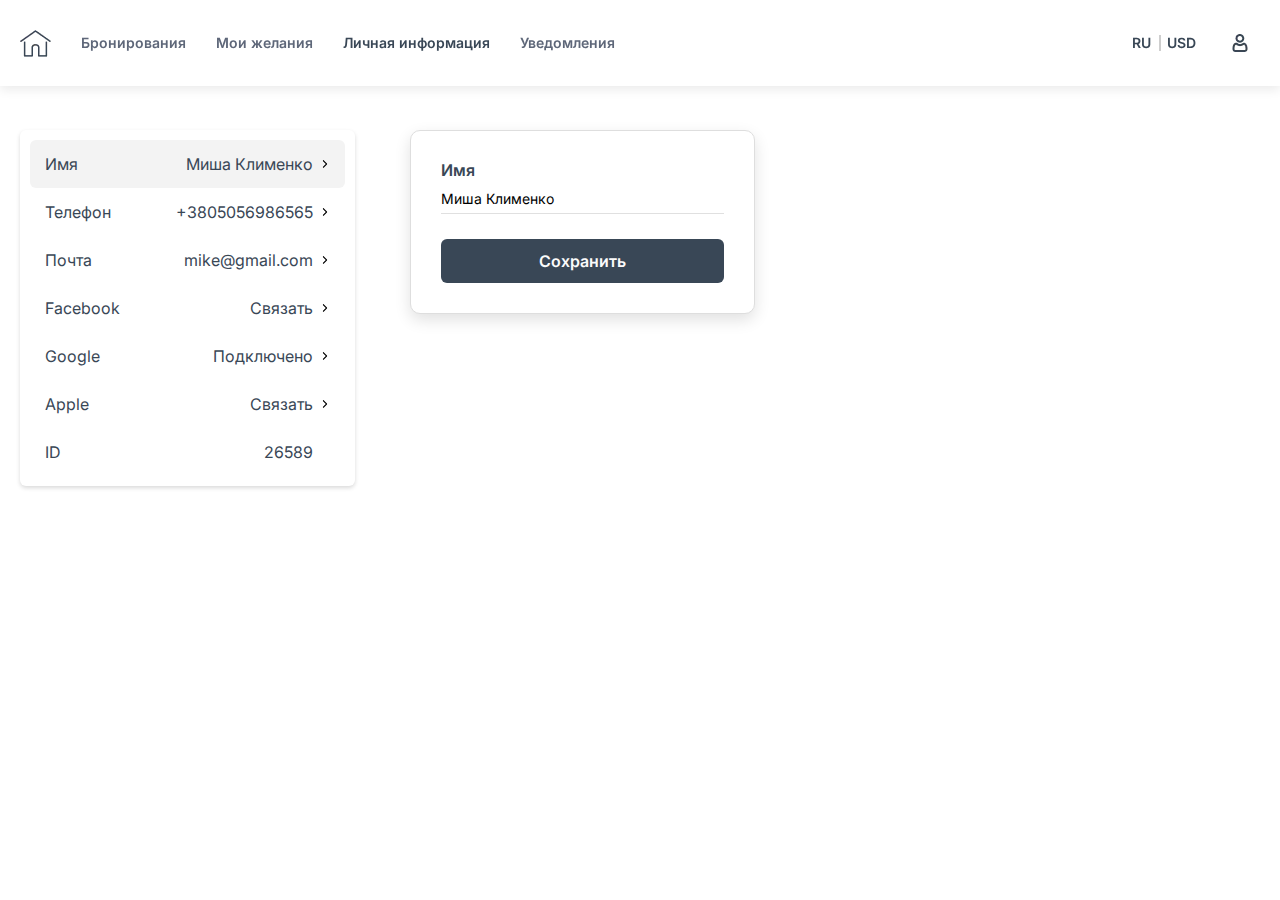
<file: information.html>
<!DOCTYPE html>
<!-- Оболочка документа -->
<html lang="ru">

<!-- Заголовок страницы, контейнер для других важных данных (не отображается) -->

<head>
    <title>Главная</title>
    <!-- Подключение CSS -->
    <link rel="stylesheet" href="css/style.css">
    <meta http-equiv="Content-type" content="text/html;charset=UTF-8" />
    <link rel="shortcut icon" href="img/icons/favicon.ico">
    <meta name="viewport" content="width=device-width, initial-scale=1.0" />
</head>

<body>
    <!-- WRAPPER -->
    <div class="wrapper">
        <div class="content">
<header class="header lock-padding">
    <div class="container">
        <div class="header__body">
            <div class="header__left">
                <a href="#" class="header__logo">
                    <img src="img/icons/home.webp" alt="">
                </a>
                <nav class="header-navbar">
                    <ul class="header__list">
                        <li>
                            <a href="#" class="header-navbar__link">Бронирования</a>
                        </li>
                        <li>
                            <a href="#" class="header-navbar__link">Мои желания</a>
                        </li>
                        <li>
                            <a href="#" class="header-navbar__link active">Личная информация</a>
                        </li>
                        <li>
                            <a href="#" class="header-navbar__link">Уведомления</a>
                        </li>
                    </ul>
                </nav>
            </div>
            <div class="header__right">
                <div class="header__wrapper-submenu">
                    <a href="#" class="header__link header__link-abr">
                        <span class="header__value header__value-first" data-value='0'>
                            <span data-language="ua">UA</span>
                            <span class="active" data-language="ru">RU</span>
                            <span data-language="en">EN</span>
                        </span>
                        <span class="header__value" data-value='1'>
                            <span data-language="uah">UAH</span>
                            <span class="active" data-language="usd">USD</span>
                            <span data-language="eur">EUR</span>
                        </span>
                    </a>
                    <div class="header__submenu">
                        <ul class="header__submenu-list" data-value-list='0'>
                            <li>
                                <a href="#" class="header__submenu-link" data-language-word="ua">Українська</a>
                            </li>
                            <li>
                                <a href="#" class="header__submenu-link active" data-language-word="ru">Русский</a>
                            </li>
                            <li>
                                <a href="#" class="header__submenu-link" data-language-word="en">English</a>
                            </li>
                        </ul>
                        <ul class="header__submenu-list" data-value-list='1'>
                            <li>
                                <a href="#" class="header__submenu-link" data-language-word="uah"><span>UAH</span>Гривна</a>
                            </li>
                            <li>
                                <a href="#" class="header__submenu-link active" data-language-word="usd"><span>USD</span>Доллар</a>
                            </li>
                            <li>
                                <a href="#" class="header__submenu-link" data-language-word="eur"><span>EUR</span>Евро</a>
                            </li>
                        </ul>
                    </div>
                </div>
                <div class="header__wrapper-submenu">
                    <!-- Add or remove class active for notification -->
                    <a href="#" class="header__link header__link-type-2">
                        <img src="img/icons/user1.webp" alt="">
                    </a>
                    <div class="header__submenu header__submenu-kabinet">
                        <ul class="header__submenu-list" data-value-list='2'>
                            <li>
                                <a href="#" class="header__submenu-link-2 header__outer-link">
                                    <!-- Add or remove class active for notification -->
                                    <span>Мои бронирования</span>
                                </a>
                            </li>
                            <li>
                                <a href="#" class="header__submenu-link-2 header__outer-link">
                                    <!-- Add or remove class active for notification -->
                                    <span class="active">Мои желания</span>
                                </a>
                            </li>
                            <li>
                                <a href="#" class="header__submenu-link-2 header__outer-link">
                                    <!-- Add or remove class active for notification -->
                                    <span class="active">Личная информация</span>
                                </a>
                            </li>
                            <li class="border-bot">
                                <a href="#" class="header__submenu-link-2 header__outer-link">
                                    <!-- Add or remove class active for notification -->
                                    <span class="active">Уведомления</span>
                                </a>
                            </li>
                            <li>
                                <a href="#" class="header__submenu-link-2">Перейти в режим владельца</a>
                            </li>
                            <li>
                                <a href="#" class="header__submenu-link-2">Обратная связь</a>
                            </li>
                            <li>
                                <a href="#" class="header__submenu-link-2">Выйти</a>
                            </li>
                        </ul>
                    </div>
                </div>
                <div class="header__burger">
                    <span></span>
                </div>
            </div>
        </div>
    </div>
</header>
<div class="header-sub"></div>
            <!-- PERSONAL -->
            <section class="personal">
                <div class="container">
                    <div class="personal__body">
                        <aside class="personal-info">
                            <a href="#tab-1" class="personal-info__item active">
                                <h6 class="personal__name">Имя</h6>
                                <h6 class="personal__name js-personal-name">Миша Клименко</h6>
                                <span class="select__icon personal-icon">
                                    <svg class="icon-arrow icon-arrow-select">
                                        <use xlink:href="img/svg/sprite.svg#arrow"></use>
                                    </svg>
                                </span>
                            </a>
                            <a href="#tab-2" class="personal-info__item">
                                <h6 class="personal__name">Телефон</h6>
                                <!-- Add or remove class "error" for color "red" -->
                                <h6 class="personal__name js-personal-telephone">+3805056986565</h6>
                                <span class="select__icon personal-icon">
                                    <svg class="icon-arrow icon-arrow-select">
                                        <use xlink:href="img/svg/sprite.svg#arrow"></use>
                                    </svg>
                                </span>
                            </a>
                            <a href="#tab-3" class="personal-info__item">
                                <h6 class="personal__name">Почта</h6>
                                <h6 class="personal__name js-personal-mail">mike@gmail.com</h6>
                                <span class="select__icon personal-icon">
                                    <svg class="icon-arrow icon-arrow-select">
                                        <use xlink:href="img/svg/sprite.svg#arrow"></use>
                                    </svg>
                                </span>
                            </a>
                            <a href="#tab-4" class="personal-info__item personal-facebook">
                                <h6 class="personal__name">Facebook</h6>
                                <h6 class="personal__name js-personal-social">Связать</h6>
                                <span class="select__icon personal-icon">
                                    <svg class="icon-arrow icon-arrow-select">
                                        <use xlink:href="img/svg/sprite.svg#arrow"></use>
                                    </svg>
                                </span>
                            </a>
                            <a href="#tab-5" class="personal-info__item personal-google">
                                <h6 class="personal__name">Google</h6>
                                <h6 class="personal__name js-personal-social active">Подключено</h6>
                                <span class="select__icon personal-icon">
                                    <svg class="icon-arrow icon-arrow-select">
                                        <use xlink:href="img/svg/sprite.svg#arrow"></use>
                                    </svg>
                                </span>
                            </a>
                            <a href="#tab-6" class="personal-info__item personal-apple">
                                <h6 class="personal__name">Apple</h6>
                                <h6 class="personal__name js-personal-social">Связать</h6>
                                <span class="select__icon personal-icon">
                                    <svg class="icon-arrow icon-arrow-select">
                                        <use xlink:href="img/svg/sprite.svg#arrow"></use>
                                    </svg>
                                </span>
                            </a>
                            <div class="personal-info__item-2">
                                <h6 class="personal__name">ID</h6>
                                <h6 class="personal__name">26589</h6>
                            </div>
                        </aside>
                        <article class="personal-update">
                            <form action="#" id="tab-1" class="personal-update__item personal-update__name active">
                                <h4>Имя</h4>
                                <input type="text" class="personal-input" id="js-name-input" maxlength="40" value="Миша Клименко" placeholder="Миша Клименко">
                                <button class="btn-type-2 js-btn-name">Сохранить</button>
                            </form>  
                            <form action="#" id="tab-2" class="personal-update__item personal-update__name">
                                <h4>Телефон</h4>
                                <div class="personal-tel">+3805056986565</div>
                                
                                <a href="popup-2" class="btn-type-2 js-btn-popup">Редактировать</a>
                            </form> 
                            <form action="#" id="tab-3" class="personal-update__item personal-update__name">
                                <h4>Почта</h4>
                                <div class="personal-valid" id="personal-valid-email"></div>
                                <input type="email" class="personal-input" id="js-mail-input" maxlength="40" value="mike@gmail.com" placeholder="mike@gmail.com" required>
                                <button class="btn-type-2 js-btn-mail">Сохранить</button>
                            </form> 
                            <form action="#" id="tab-4" class="personal-update__item personal-update__social">
                                <h4>Facebook</h4>
                                <div class="personal-valid social-valid" id="personal-valid-facebook"></div>
                                <button class="btn-type-2 js-btn-social js-btn-facebook">Подключить аккаунт</button>
                            </form> 
                            <form action="#" id="tab-5" class="personal-update__item personal-update__social">
                                <h4>Google</h4>
                                <div class="personal-valid social-valid" id="personal-valid-google"></div>
                                <button class="btn-type-2 js-btn-social js-btn-google">Отключить</button>
                            </form> 
                            <form action="#" id="tab-6" class="personal-update__item personal-update__social">
                                <h4>Apple</h4>
                                <div class="personal-valid social-valid" id="personal-valid-apple"></div>
                                <button class="btn-type-2 js-btn-social js-btn-apple">Подключить аккаунт</button>
                            </form> 
                        </article>
                    </div>
                </div>
            </section>
            <!-- /PERSONAL -->
        </div>

        
    </div>
    <!-- /WRAPPER -->

 <!-- POPUP -->

    <!-- message: Другие фильтры -->
    <div class="popup js-popup" data-id-popup="popup-0">
        <div class="popup__opas"></div>
        <div class="popup__wrapp js-popup__wrapp">
            <div class="popup__header">
                <div class="popup-wrap-close">
                    <span class="popup__close js-popup__close"></span>
                </div>
                <h2>Другие фильтры</h2>
            </div>
            <div class="popup-container">
                
                <form action="#" class="filter popup__filter">
                    <h3>Аренда</h3>
                    <div class="filter__radio-wrapper">
                        <label class="filter__item">
                            <span class="col">
                                <span class="filter__h4">Почасовая</span>
                                <span class="filter__p">Сопроводительный текст</span>
                            </span>
                            <input type="radio" name="arenda" class="radio">
                            <span class="radio-fake"></span>
                        </label>

                        <label class="filter__item">
                            <span class="col">
                                <span class="filter__h4">Посуточная</span>
                                <span class="filter__p">Сопроводительный текст</span>
                            </span>
                            <input type="radio" name="arenda" class="radio">
                            <span class="radio-fake"></span>
                        </label>

                        <label class="filter__item">
                            <span class="col">
                                <span class="filter__h4">Без выхода из марины</span>
                                <span class="filter__p">Позавтракать в яхт-клубе, встретить салют, романтическое свидание</span>
                            </span>
                            <input type="radio" name="arenda" class="radio">
                            <span class="radio-fake"></span>
                        </label>
                    </div>
                    <div class="filter__price">
                        <h3>Ценовой диапазон</h3>
                        <div class="skin-value">
                            <div class="skin-value__min">от <span>300$</span></div>
                            <div class="skin-value__max">до <span>2000$</span></div>
                        </div>
                        <div class="wrapper-my-skin">
                            <input type="text" class="js-range-slider options__input" />
                        </div>
                    </div>
                    <div class="filter__sort">
                        <div>
                            <h4>Сортировка карточек</h4>
                            <p>Сначала дешевле</p>
                        </div>
                        <input type="checkbox" class="check-click">
                    </div>
                    <div class="filter__guest">
                        <h3>Гостей</h3>
                        <div class="filter__guest-content">
                            <div>
                                <h4>Взрослые</h4>
                                <p>Возраст: от 13 лет</p>
                            </div>
                            <div class="wrapper-input-number">
                                <input type="number" class="input-number" value="100" min="0" max="100">
                                <div class="wrapper-arrows">
                                    <button class="quantity-arrow-plus arrows stop" tabindex="0">
                                        <span class="arrows__plus"></span>
                                    </button>
                                    <button class="quantity-arrow-minus arrows" tabindex="0">
                                        <span class="arrows__minus"></span>
                                    </button>
                                </div>
                            </div>
                        </div>
                        <div class="filter__guest-content">
                            <div>
                                <h4>Дети</h4>
                                <p>Возраст: 2-12 лет</p>
                            </div>
                            <div class="wrapper-input-number">
                                <input type="number" class="input-number" value="88" min="0" max="100">
                                <div class="wrapper-arrows">
                                    <button class="quantity-arrow-plus arrows" tabindex="0">
                                        <span class="arrows__plus"></span>
                                    </button>
                                    <button class="quantity-arrow-minus arrows" tabindex="0">
                                        <span class="arrows__minus"></span>
                                    </button>
                                </div>
                            </div>
                        </div>
                        <div class="filter__guest-content">
                            <div>
                                <h4>Младенцы</h4>
                                <p>Возраст: до 2 лет</p>
                            </div>
                            <div class="wrapper-input-number">
                                <input type="number" class="input-number" value="0" min="0" max="100">
                                <div class="wrapper-arrows">
                                    <button class="quantity-arrow-plus arrows" tabindex="0">
                                        <span class="arrows__plus"></span>
                                    </button>
                                    <button class="quantity-arrow-minus arrows stop" tabindex="0">
                                        <span class="arrows__minus"></span>
                                    </button>
                                </div>
                            </div>
                        </div>
                    </div>
                    <div class="filter__comfort">
                        <h3>Удобства на борту</h3>
                        <div class="filter__comfort-body">
                            <div class="filter__comfort-item">
                                <label class="check-text">
                                    <input class="check-box" type="checkbox">
                                    <span class="check-style"></span>
                                    Один
                                </label>
                            </div>
                            <div class="filter__comfort-item">
                                <label class="check-text">
                                    <input class="check-box" type="checkbox">
                                    <span class="check-style"></span>
                                    Два
                                </label>
                            </div>
                            <div class="filter__comfort-item">
                                <label class="check-text">
                                    <input class="check-box" type="checkbox">
                                    <span class="check-style"></span>
                                    Три
                                </label>
                            </div>
                            <div class="filter__comfort-item">
                                <label class="check-text">
                                    <input class="check-box" type="checkbox">
                                    <span class="check-style"></span>
                                    Четыре
                                </label>
                            </div>
                        </div>
                    </div>
                    <div class="filter__length">
                        <h3>Длина судна</h3>
                        <div class="filter__length-body">
                            <div class="skin-value">
                                <div class="skin-value__min">от <span>2</span> метров</div>
                                <div class="skin-value__max">до <span>36</span> метров</div>
                            </div>
                            <div class="wrapper-my-skin">
                                <input type="text" class="js-range-slider-2 options__input" />
                            </div>
                        </div>
                    </div>
                    <div class="select-wrapper-2 popup__footer">
                        <button class="btn-date clear" type="reset">Очистить</button>
                        <button class="btn-date show">Показать <span>15</span> вариантов</button>
                    </div>
                </form>
            </div>
        </div>
    </div>

    <!-- message: Оборудование -->
    <div class="popup js-popup" data-id-popup="popup-1">
        <div class="popup__opas"></div>
        <div class="popup__wrapp js-popup__wrapp">
            <div class="popup__header">
                <div class="popup-wrap-close">
                    <span class="popup__close js-popup__close"></span>
                </div>
                <h2>Оборудование</h2>
            </div>
            <div class="popup-container ads-popup">
                <h4>Оборудование на борту</h4>
                <ul class="ads-popup__list">
                    <li>Душ на палубе</li>
                    <li>Обеденный стол</li>
                    <li>Стереосистема</li>
                    <li>Тиковая палуба</li>
                    <li>Терасса в носовой части судна</li>
                    <li>Терраса в кормовой части судна</li>
                    <li>Кормовая Купальная Платформа</li>
                    <li>Лестница для купания</li>
                </ul>
                <h4>Комфорт</h4>
                <ul class="ads-popup__list">
                    <li>Горячая вода</li>
                    <li>Опреснитель</li>
                    <li>Кондиционер</li>
                    <li>Отопительная система</li>
                    <li>Стиральная машина</li>
                    <li>Электрический санузел</li>
                    <li>Телевизор</li>
                    <li>Навигационное оборудование</li>
                    <li>Шлюпка</li>
                    <li>Подвесной двигатель</li>
                </ul>
            </div>
        </div>
    </div>

    <!-- message: Редактирование -->
    <div class="popup js-popup" data-id-popup="popup-2">
        <div class="popup__opas"></div>
        <div class="popup__wrapp personal-wrapp js-popup__wrapp">
            <div class="popup__header">
                <div class="popup-wrap-close personal-close">
                    <span class="popup__close js-popup__close">
                        <span class="select__icon personal-icon-2">
                            <svg class="icon-arrow icon-arrow-select">
                                <use xlink:href="img/svg/sprite.svg#arrow"></use>
                            </svg>
                        </span>
                        <span class="personal-close__h4">Редактирование</span>
                    </span>
                </div>
                
            </div>
            <div class="popup-container personal-popup">
                <div class="personal-valid">Подтвердите номер, чтобы сотрудники bimbarent или владельцы суден смогли связаться с вами для решения вопросов по бронированиям.</div>
                <form action="#">
                    <input type="tel" class="personal-input" onkeyup="this.value = this.value.replace(/[^\d+]/g,'');" id="js-telephone-input" maxlength="14" value="+3805056986565" placeholder="+3805056986565">
                    <div class="personal-code">Получить код в чат-боте:</div>
                    <div class="personal-radio-wrapper">
                        <label class="personal-radio__item">
                            <span>Viber</span>
                            <input type="radio" name="messe" class="radio">
                            <span class="radio-fake"></span>
                        </label>

                        <label class="personal-radio__item">
                            <span>Telegram</span>
                            <input type="radio" name="messe" class="radio">
                            <span class="radio-fake"></span>
                        </label>

                    </div>
                    <button class="btn-ads btn-type-3">Продолжить</button>
                    <input type="text" class="personal-code-input" placeholder="5689">
                    <button class="btn-type-2 w100 js-btn-telephone">Подтвердить</button>
                </form>
            </div>
        </div>
    </div>

    <!-- message: Отменить бронирование? -->
    <div class="popup js-popup" data-id-popup="popup-3">
        <div class="popup__opas"></div>
        <div class="popup__wrapp personal-wrapp booking-popup-title js-popup__wrapp">
            <div class="popup__header popup__header-close">
                <div class="popup-wrap-close">
                    <span class="popup__close js-popup__close"></span>
                </div>
                
            </div>
            <div class="popup-container personal-popup popup-cancel">
                <h4>Отменить бронирование?</h4>
                <div class="booking-popup">Отмена бронирования является окончательной. Восстановить обратно невозможно.</div>
                <form action="#">
                    <button class="btn-type-2 w100">Отменить бронирование</button>
                </form>
            </div>
        </div>
    </div>

    <!-- message: Бронирование отменено -->
    <div class="popup js-popup" data-id-popup="popup-4">
        <div class="popup__opas"></div>
        <div class="popup__wrapp personal-wrapp booking-popup-title js-popup__wrapp">
            <div class="popup__header popup__header-close">
                <div class="popup-wrap-close dn">
                    <span class="popup__close js-popup__close"></span>
                </div>
                
            </div>
            <div class="popup-container personal-popup popup-cancel">
                <h4>Бронирование отменено</h4>
                <div class="booking-popup">Возврат средств на Вашу карту будет осуществен в течение 7-60 дней.</div>
                <button class="btn-type-2 w100 js-popup__close">Хорошо</button>
            </div>
        </div>
    </div>

    <!--message: Нам очень жаль, что вы столкнулись со сложностями! -->
    <div class="popup js-popup" data-id-popup="popup-5">
        <div class="popup__opas"></div>
        <div class="popup__wrapp booking-wrapp booking-popup-title js-popup__wrapp">
            <div class="popup__header">
                <div class="popup-wrap-close">
                    <span class="popup__close js-popup__close"></span>
                </div>
                
            </div>
            <div class="popup-container personal-popup">
                <h4>Нам очень жаль, что вы столкнулись со сложностями!</h4>
                <div class="booking-popup">Мы всегда готовы вам помочь и сделать ваш отдых комфортнее. Попробуйте связаться с владельцем и перенести аренды еще раз на удобнее вам время.</div>
            </div>
        </div>
    </div>


    <!-- message: Укажите причину отмены -->
    <div class="popup js-popup" data-id-popup="popup-6">
        <div class="popup__opas"></div>
        <div class="popup__wrapp personal-wrapp booking-popup-title js-popup__wrapp">
            <div class="popup__header popup__header-close">
                <div class="popup-wrap-close">
                    <span class="popup__close js-popup__close"></span>
                </div>
                
            </div>
            <div class="popup-container personal-popup popup-cancel popup-cancel-1">
                <h4>Укажите причину отмены</h4>
                <form action="#">
                    <div class="filter__radio-wrapper popup-filter">
                        <label class="filter__item">
                            <span class="col">
                                <span class="filter__h4">Запрашиваемые даты недоступны</span>
                            </span>
                            <input type="radio" name="arenda" class="radio">
                            <span class="radio-fake"></span>
                        </label>

                        <label class="filter__item">
                            <span class="col">
                                <span class="filter__h4">Поломка (ремонт 1-2 дня)</span>
                            </span>
                            <input type="radio" name="arenda" class="radio">
                            <span class="radio-fake"></span>
                        </label>

                        <label class="filter__item">
                            <span class="col">
                                <span class="filter__h4">Повреждение <br> (ремонт займет время)</span>
                            </span>
                            <input type="radio" name="arenda" class="radio">
                            <span class="radio-fake"></span>
                        </label>
                        <label class="filter__item">
                            <span class="col">
                                <span class="filter__h4">Аренда невозможна из-за погодных условий</span>
                            </span>
                            <input type="radio" name="arenda" class="radio">
                            <span class="radio-fake"></span>
                        </label>
                    </div>
                    <button class="btn-type-2 w100">Подтвердить</button>
                </form>
            </div>
        </div>
    </div>
 <!-- кнопка прокрутки вверх -->
    <div class="wrapper-scroll lock-padding none">
        <div class="scroll-up js-scroll-up">
            <svg class="scroll-up__svg" viewBox="-2 -2 52 52">
                <path class="scroll-up__path js-scroll-up__path" d="M24,0 a24,24 0 0,1 0,48 a24,24 0 0,1 0,-48"/>
            </svg>
        </div>
    </div>
    
    <!-- Подключеине скриптов -->
    <script src="libs/jquery/jquery.min.js"></script>
    <!-- <script type="text/javascript" src="https://cdn.jsdelivr.net/momentjs/latest/moment.min.js"></script>
    <script type="text/javascript" src="https://cdn.jsdelivr.net/npm/daterangepicker/daterangepicker.min.js"></script> -->
    <script src="libs/moment.min.js"></script>
    <script src="libs/daterangepicker.js"></script>
    <script src="libs/moment-with-locales.min.js"></script>
    <script src="libs/slick.min.js"></script>
    <script src="libs/ion/ion.rangeSlider.min.js"></script>
    <script src="js/main.js"></script>
</body>

</html>
</file>
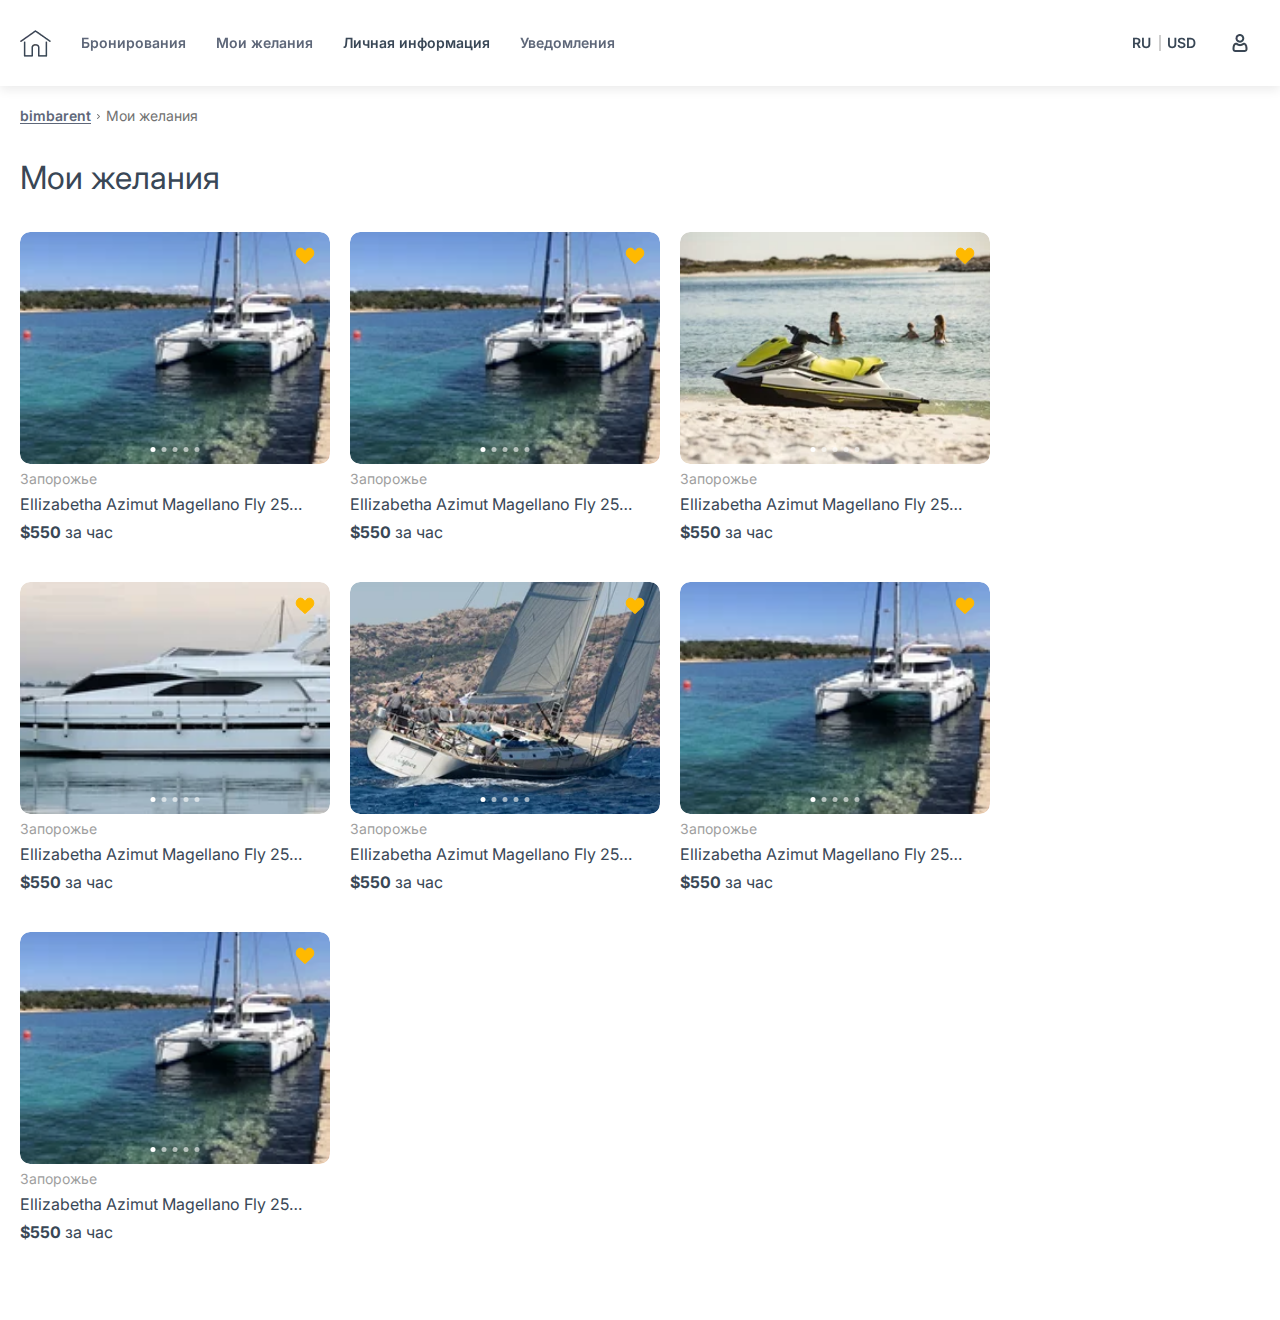
<file: mywant.html>
<!DOCTYPE html>
<!-- Оболочка документа -->
<html lang="ru">

<!-- Заголовок страницы, контейнер для других важных данных (не отображается) -->

<head>
    <title>Главная</title>
    <!-- Подключение CSS -->
    <link rel="stylesheet" href="css/style.css">
    <meta http-equiv="Content-type" content="text/html;charset=UTF-8" />
    <link rel="shortcut icon" href="img/icons/favicon.ico">
    <meta name="viewport" content="width=device-width, initial-scale=1.0" />
</head>

<body>
    <!-- WRAPPER -->
    <div class="wrapper">
        <div class="content">
<header class="header lock-padding">
    <div class="container">
        <div class="header__body">
            <div class="header__left">
                <a href="#" class="header__logo">
                    <img src="img/icons/home.webp" alt="">
                </a>
                <nav class="header-navbar">
                    <ul class="header__list">
                        <li>
                            <a href="#" class="header-navbar__link">Бронирования</a>
                        </li>
                        <li>
                            <a href="#" class="header-navbar__link">Мои желания</a>
                        </li>
                        <li>
                            <a href="#" class="header-navbar__link active">Личная информация</a>
                        </li>
                        <li>
                            <a href="#" class="header-navbar__link">Уведомления</a>
                        </li>
                    </ul>
                </nav>
            </div>
            <div class="header__right">
                <div class="header__wrapper-submenu">
                    <a href="#" class="header__link header__link-abr">
                        <span class="header__value header__value-first" data-value='0'>
                            <span data-language="ua">UA</span>
                            <span class="active" data-language="ru">RU</span>
                            <span data-language="en">EN</span>
                        </span>
                        <span class="header__value" data-value='1'>
                            <span data-language="uah">UAH</span>
                            <span class="active" data-language="usd">USD</span>
                            <span data-language="eur">EUR</span>
                        </span>
                    </a>
                    <div class="header__submenu">
                        <ul class="header__submenu-list" data-value-list='0'>
                            <li>
                                <a href="#" class="header__submenu-link" data-language-word="ua">Українська</a>
                            </li>
                            <li>
                                <a href="#" class="header__submenu-link active" data-language-word="ru">Русский</a>
                            </li>
                            <li>
                                <a href="#" class="header__submenu-link" data-language-word="en">English</a>
                            </li>
                        </ul>
                        <ul class="header__submenu-list" data-value-list='1'>
                            <li>
                                <a href="#" class="header__submenu-link" data-language-word="uah"><span>UAH</span>Гривна</a>
                            </li>
                            <li>
                                <a href="#" class="header__submenu-link active" data-language-word="usd"><span>USD</span>Доллар</a>
                            </li>
                            <li>
                                <a href="#" class="header__submenu-link" data-language-word="eur"><span>EUR</span>Евро</a>
                            </li>
                        </ul>
                    </div>
                </div>
                <div class="header__wrapper-submenu">
                    <!-- Add or remove class active for notification -->
                    <a href="#" class="header__link header__link-type-2">
                        <img src="img/icons/user1.webp" alt="">
                    </a>
                    <div class="header__submenu header__submenu-kabinet">
                        <ul class="header__submenu-list" data-value-list='2'>
                            <li>
                                <a href="#" class="header__submenu-link-2 header__outer-link">
                                    <!-- Add or remove class active for notification -->
                                    <span>Мои бронирования</span>
                                </a>
                            </li>
                            <li>
                                <a href="#" class="header__submenu-link-2 header__outer-link">
                                    <!-- Add or remove class active for notification -->
                                    <span class="active">Мои желания</span>
                                </a>
                            </li>
                            <li>
                                <a href="#" class="header__submenu-link-2 header__outer-link">
                                    <!-- Add or remove class active for notification -->
                                    <span class="active">Личная информация</span>
                                </a>
                            </li>
                            <li class="border-bot">
                                <a href="#" class="header__submenu-link-2 header__outer-link">
                                    <!-- Add or remove class active for notification -->
                                    <span class="active">Уведомления</span>
                                </a>
                            </li>
                            <li>
                                <a href="#" class="header__submenu-link-2">Перейти в режим владельца</a>
                            </li>
                            <li>
                                <a href="#" class="header__submenu-link-2">Обратная связь</a>
                            </li>
                            <li>
                                <a href="#" class="header__submenu-link-2">Выйти</a>
                            </li>
                        </ul>
                    </div>
                </div>
                <div class="header__burger">
                    <span></span>
                </div>
            </div>
        </div>
    </div>
</header>
<div class="header-sub"></div>
            <!-- BREADCRUMBS -->
            <section class="breadcrumbs">
                <div class="container">
                    <div class="breadcrumbs__body">
                        <div class="breadcrumbs__body-item">
                            <a href="#">bimbarent</a>
                        </div>
                        <div class="breadcrumbs__body-item breadcrumbs-icon">
                            <svg class="icon icon-bread">
                                <use xlink:href="img/svg/sprite.svg#bread"></use>
                            </svg>
                        </div>
                        <div class="breadcrumbs__body-item">Мои желания</div>
                    </div>
                </div>
            </section>
            <!-- /BREADCRUMBS -->
            <section class="catalog mywant">
                <div class="container">
                    <h1>Мои желания</h1>
                    <div class="catalog-content">
                        <div class="catalog-content__item">
                            <a href="#" class="catalog-hearth active">
                                <svg class="icon icon-hearth">
                                    <use xlink:href="img/svg/sprite.svg#hearth"></use>
                                </svg>
                            </a>
                            <div class="catalog-content__slider">
                                
                                <div class="catalog-content__slider-item">
                                    <a href="#">
                                        <img src="img/category/1.webp" alt="">
                                    </a>
                                </div>
                                <div class="catalog-content__slider-item">
                                    <a href="#">
                                        <img data-lazy="img/category/2.webp" alt="">
                                    </a>
                                </div>
                                <div class="catalog-content__slider-item">
                                    <a href="#">
                                        <img data-lazy="img/category/3.webp" alt="">
                                    </a>
                                </div>
                                <div class="catalog-content__slider-item">
                                    <a href="#">
                                        <img data-lazy="img/category/4.webp" alt="">
                                    </a>
                                </div>
                                <div class="catalog-content__slider-item">
                                    <a href="#">
                                        <img data-lazy="img/category/1.webp" alt="">
                                    </a>
                                </div>
                            </div>
                            <a href="#" class="catalog-content__city">Запорожье</a>
                            <a class="catalog-content__link" href="#">Ellizabetha Azimut Magellano Fly 25 (244444444444</a>
                            <h4><span>$550</span> за час</h4>
                        </div>
                        <div class="catalog-content__item">
                            <a href="#" class="catalog-hearth active">
                                <svg class="icon icon-hearth">
                                    <use xlink:href="img/svg/sprite.svg#hearth"></use>
                                </svg>
                            </a>
                            <div class="catalog-content__slider">
                                
                                <div class="catalog-content__slider-item">
                                    <a href="#">
                                        <img src="img/category/1.webp" alt="">
                                    </a>
                                </div>
                                <div class="catalog-content__slider-item">
                                    <a href="#">
                                        <img data-lazy="img/category/2.webp" alt="">
                                    </a>
                                </div>
                                <div class="catalog-content__slider-item">
                                    <a href="#">
                                        <img data-lazy="img/category/3.webp" alt="">
                                    </a>
                                </div>
                                <div class="catalog-content__slider-item">
                                    <a href="#">
                                        <img data-lazy="img/category/4.webp" alt="">
                                    </a>
                                </div>
                                <div class="catalog-content__slider-item">
                                    <a href="#">
                                        <img data-lazy="img/category/1.webp" alt="">
                                    </a>
                                </div>
                            </div>
                            <a href="#" class="catalog-content__city">Запорожье</a>
                            <a class="catalog-content__link" href="#">Ellizabetha Azimut Magellano Fly 25 (244444444444</a>
                            <h4><span>$550</span> за час</h4>
                        </div>
                        <div class="catalog-content__item">
                            <a href="#" class="catalog-hearth active">
                                <svg class="icon icon-hearth">
                                    <use xlink:href="img/svg/sprite.svg#hearth"></use>
                                </svg>
                            </a>
                            <div class="catalog-content__slider">
                                
                                <div class="catalog-content__slider-item">
                                    <a href="#">
                                        <img src="img/category/2.webp" alt="">
                                    </a>
                                </div>
                                <div class="catalog-content__slider-item">
                                    <a href="#">
                                        <img data-lazy="img/category/2.webp" alt="">
                                    </a>
                                </div>
                                <div class="catalog-content__slider-item">
                                    <a href="#">
                                        <img data-lazy="img/category/3.webp" alt="">
                                    </a>
                                </div>
                                <div class="catalog-content__slider-item">
                                    <a href="#">
                                        <img data-lazy="img/category/4.webp" alt="">
                                    </a>
                                </div>
                                <div class="catalog-content__slider-item">
                                    <a href="#">
                                        <img data-lazy="img/category/1.webp" alt="">
                                    </a>
                                </div>
                            </div>
                            <a href="#" class="catalog-content__city">Запорожье</a>
                            <a class="catalog-content__link" href="#">Ellizabetha Azimut Magellano Fly 25 (244444444444</a>
                            <h4><span>$550</span> за час</h4>
                        </div>
                        <div class="catalog-content__item">
                            <a href="#" class="catalog-hearth active">
                                <svg class="icon icon-hearth">
                                    <use xlink:href="img/svg/sprite.svg#hearth"></use>
                                </svg>
                            </a>
                            <div class="catalog-content__slider">
                                
                                <div class="catalog-content__slider-item">
                                    <a href="#">
                                        <img src="img/category/3.webp" alt="">
                                    </a>
                                </div>
                                <div class="catalog-content__slider-item">
                                    <a href="#">
                                        <img data-lazy="img/category/2.webp" alt="">
                                    </a>
                                </div>
                                <div class="catalog-content__slider-item">
                                    <a href="#">
                                        <img data-lazy="img/category/3.webp" alt="">
                                    </a>
                                </div>
                                <div class="catalog-content__slider-item">
                                    <a href="#">
                                        <img data-lazy="img/category/4.webp" alt="">
                                    </a>
                                </div>
                                <div class="catalog-content__slider-item">
                                    <a href="#">
                                        <img data-lazy="img/category/1.webp" alt="">
                                    </a>
                                </div>
                            </div>
                            <a href="#" class="catalog-content__city">Запорожье</a>
                            <a class="catalog-content__link" href="#">Ellizabetha Azimut Magellano Fly 25 (244444444444</a>
                            <h4><span>$550</span> за час</h4>
                        </div>
                        <div class="catalog-content__item">
                            <a href="#" class="catalog-hearth active">
                                <svg class="icon icon-hearth">
                                    <use xlink:href="img/svg/sprite.svg#hearth"></use>
                                </svg>
                            </a>
                            <div class="catalog-content__slider">
                                
                                <div class="catalog-content__slider-item">
                                    <a href="#">
                                        <img src="img/category/4.webp" alt="">
                                    </a>
                                </div>
                                <div class="catalog-content__slider-item">
                                    <a href="#">
                                        <img data-lazy="img/category/2.webp" alt="">
                                    </a>
                                </div>
                                <div class="catalog-content__slider-item">
                                    <a href="#">
                                        <img data-lazy="img/category/3.webp" alt="">
                                    </a>
                                </div>
                                <div class="catalog-content__slider-item">
                                    <a href="#">
                                        <img data-lazy="img/category/4.webp" alt="">
                                    </a>
                                </div>
                                <div class="catalog-content__slider-item">
                                    <a href="#">
                                        <img data-lazy="img/category/1.webp" alt="">
                                    </a>
                                </div>
                            </div>
                            <a href="#" class="catalog-content__city">Запорожье</a>
                            <a class="catalog-content__link" href="#">Ellizabetha Azimut Magellano Fly 25 (244444444444</a>
                            <h4><span>$550</span> за час</h4>
                        </div>
                        <div class="catalog-content__item">
                            <a href="#" class="catalog-hearth active">
                                <svg class="icon icon-hearth">
                                    <use xlink:href="img/svg/sprite.svg#hearth"></use>
                                </svg>
                            </a>
                            <div class="catalog-content__slider">
                                
                                <div class="catalog-content__slider-item">
                                    <a href="#">
                                        <img src="img/category/1.webp" alt="">
                                    </a>
                                </div>
                                <div class="catalog-content__slider-item">
                                    <a href="#">
                                        <img data-lazy="img/category/2.webp" alt="">
                                    </a>
                                </div>
                                <div class="catalog-content__slider-item">
                                    <a href="#">
                                        <img data-lazy="img/category/3.webp" alt="">
                                    </a>
                                </div>
                                <div class="catalog-content__slider-item">
                                    <a href="#">
                                        <img data-lazy="img/category/4.webp" alt="">
                                    </a>
                                </div>
                                <div class="catalog-content__slider-item">
                                    <a href="#">
                                        <img data-lazy="img/category/1.webp" alt="">
                                    </a>
                                </div>
                            </div>
                            <a href="#" class="catalog-content__city">Запорожье</a>
                            <a class="catalog-content__link" href="#">Ellizabetha Azimut Magellano Fly 25 (244444444444</a>
                            <h4><span>$550</span> за час</h4>
                        </div>
                        <div class="catalog-content__item">
                            <a href="#" class="catalog-hearth active">
                                <svg class="icon icon-hearth">
                                    <use xlink:href="img/svg/sprite.svg#hearth"></use>
                                </svg>
                            </a>
                            <div class="catalog-content__slider">
                                
                                <div class="catalog-content__slider-item">
                                    <a href="#">
                                        <img src="img/category/1.webp" alt="">
                                    </a>
                                </div>
                                <div class="catalog-content__slider-item">
                                    <a href="#">
                                        <img data-lazy="img/category/2.webp" alt="">
                                    </a>
                                </div>
                                <div class="catalog-content__slider-item">
                                    <a href="#">
                                        <img data-lazy="img/category/3.webp" alt="">
                                    </a>
                                </div>
                                <div class="catalog-content__slider-item">
                                    <a href="#">
                                        <img data-lazy="img/category/4.webp" alt="">
                                    </a>
                                </div>
                                <div class="catalog-content__slider-item">
                                    <a href="#">
                                        <img data-lazy="img/category/1.webp" alt="">
                                    </a>
                                </div>
                            </div>
                            <a href="#" class="catalog-content__city">Запорожье</a>
                            <a class="catalog-content__link" href="#">Ellizabetha Azimut Magellano Fly 25 (244444444444</a>
                            <h4><span>$550</span> за час</h4>
                        </div>
                    </div>
                </div>
            </section>
        </div>

        
    </div>
    <!-- /WRAPPER -->

 <!-- POPUP -->

    <!-- message: Другие фильтры -->
    <div class="popup js-popup" data-id-popup="popup-0">
        <div class="popup__opas"></div>
        <div class="popup__wrapp js-popup__wrapp">
            <div class="popup__header">
                <div class="popup-wrap-close">
                    <span class="popup__close js-popup__close"></span>
                </div>
                <h2>Другие фильтры</h2>
            </div>
            <div class="popup-container">
                
                <form action="#" class="filter popup__filter">
                    <h3>Аренда</h3>
                    <div class="filter__radio-wrapper">
                        <label class="filter__item">
                            <span class="col">
                                <span class="filter__h4">Почасовая</span>
                                <span class="filter__p">Сопроводительный текст</span>
                            </span>
                            <input type="radio" name="arenda" class="radio">
                            <span class="radio-fake"></span>
                        </label>

                        <label class="filter__item">
                            <span class="col">
                                <span class="filter__h4">Посуточная</span>
                                <span class="filter__p">Сопроводительный текст</span>
                            </span>
                            <input type="radio" name="arenda" class="radio">
                            <span class="radio-fake"></span>
                        </label>

                        <label class="filter__item">
                            <span class="col">
                                <span class="filter__h4">Без выхода из марины</span>
                                <span class="filter__p">Позавтракать в яхт-клубе, встретить салют, романтическое свидание</span>
                            </span>
                            <input type="radio" name="arenda" class="radio">
                            <span class="radio-fake"></span>
                        </label>
                    </div>
                    <div class="filter__price">
                        <h3>Ценовой диапазон</h3>
                        <div class="skin-value">
                            <div class="skin-value__min">от <span>300$</span></div>
                            <div class="skin-value__max">до <span>2000$</span></div>
                        </div>
                        <div class="wrapper-my-skin">
                            <input type="text" class="js-range-slider options__input" />
                        </div>
                    </div>
                    <div class="filter__sort">
                        <div>
                            <h4>Сортировка карточек</h4>
                            <p>Сначала дешевле</p>
                        </div>
                        <input type="checkbox" class="check-click">
                    </div>
                    <div class="filter__guest">
                        <h3>Гостей</h3>
                        <div class="filter__guest-content">
                            <div>
                                <h4>Взрослые</h4>
                                <p>Возраст: от 13 лет</p>
                            </div>
                            <div class="wrapper-input-number">
                                <input type="number" class="input-number" value="100" min="0" max="100">
                                <div class="wrapper-arrows">
                                    <button class="quantity-arrow-plus arrows stop" tabindex="0">
                                        <span class="arrows__plus"></span>
                                    </button>
                                    <button class="quantity-arrow-minus arrows" tabindex="0">
                                        <span class="arrows__minus"></span>
                                    </button>
                                </div>
                            </div>
                        </div>
                        <div class="filter__guest-content">
                            <div>
                                <h4>Дети</h4>
                                <p>Возраст: 2-12 лет</p>
                            </div>
                            <div class="wrapper-input-number">
                                <input type="number" class="input-number" value="88" min="0" max="100">
                                <div class="wrapper-arrows">
                                    <button class="quantity-arrow-plus arrows" tabindex="0">
                                        <span class="arrows__plus"></span>
                                    </button>
                                    <button class="quantity-arrow-minus arrows" tabindex="0">
                                        <span class="arrows__minus"></span>
                                    </button>
                                </div>
                            </div>
                        </div>
                        <div class="filter__guest-content">
                            <div>
                                <h4>Младенцы</h4>
                                <p>Возраст: до 2 лет</p>
                            </div>
                            <div class="wrapper-input-number">
                                <input type="number" class="input-number" value="0" min="0" max="100">
                                <div class="wrapper-arrows">
                                    <button class="quantity-arrow-plus arrows" tabindex="0">
                                        <span class="arrows__plus"></span>
                                    </button>
                                    <button class="quantity-arrow-minus arrows stop" tabindex="0">
                                        <span class="arrows__minus"></span>
                                    </button>
                                </div>
                            </div>
                        </div>
                    </div>
                    <div class="filter__comfort">
                        <h3>Удобства на борту</h3>
                        <div class="filter__comfort-body">
                            <div class="filter__comfort-item">
                                <label class="check-text">
                                    <input class="check-box" type="checkbox">
                                    <span class="check-style"></span>
                                    Один
                                </label>
                            </div>
                            <div class="filter__comfort-item">
                                <label class="check-text">
                                    <input class="check-box" type="checkbox">
                                    <span class="check-style"></span>
                                    Два
                                </label>
                            </div>
                            <div class="filter__comfort-item">
                                <label class="check-text">
                                    <input class="check-box" type="checkbox">
                                    <span class="check-style"></span>
                                    Три
                                </label>
                            </div>
                            <div class="filter__comfort-item">
                                <label class="check-text">
                                    <input class="check-box" type="checkbox">
                                    <span class="check-style"></span>
                                    Четыре
                                </label>
                            </div>
                        </div>
                    </div>
                    <div class="filter__length">
                        <h3>Длина судна</h3>
                        <div class="filter__length-body">
                            <div class="skin-value">
                                <div class="skin-value__min">от <span>2</span> метров</div>
                                <div class="skin-value__max">до <span>36</span> метров</div>
                            </div>
                            <div class="wrapper-my-skin">
                                <input type="text" class="js-range-slider-2 options__input" />
                            </div>
                        </div>
                    </div>
                    <div class="select-wrapper-2 popup__footer">
                        <button class="btn-date clear" type="reset">Очистить</button>
                        <button class="btn-date show">Показать <span>15</span> вариантов</button>
                    </div>
                </form>
            </div>
        </div>
    </div>

    <!-- message: Оборудование -->
    <div class="popup js-popup" data-id-popup="popup-1">
        <div class="popup__opas"></div>
        <div class="popup__wrapp js-popup__wrapp">
            <div class="popup__header">
                <div class="popup-wrap-close">
                    <span class="popup__close js-popup__close"></span>
                </div>
                <h2>Оборудование</h2>
            </div>
            <div class="popup-container ads-popup">
                <h4>Оборудование на борту</h4>
                <ul class="ads-popup__list">
                    <li>Душ на палубе</li>
                    <li>Обеденный стол</li>
                    <li>Стереосистема</li>
                    <li>Тиковая палуба</li>
                    <li>Терасса в носовой части судна</li>
                    <li>Терраса в кормовой части судна</li>
                    <li>Кормовая Купальная Платформа</li>
                    <li>Лестница для купания</li>
                </ul>
                <h4>Комфорт</h4>
                <ul class="ads-popup__list">
                    <li>Горячая вода</li>
                    <li>Опреснитель</li>
                    <li>Кондиционер</li>
                    <li>Отопительная система</li>
                    <li>Стиральная машина</li>
                    <li>Электрический санузел</li>
                    <li>Телевизор</li>
                    <li>Навигационное оборудование</li>
                    <li>Шлюпка</li>
                    <li>Подвесной двигатель</li>
                </ul>
            </div>
        </div>
    </div>

    <!-- message: Редактирование -->
    <div class="popup js-popup" data-id-popup="popup-2">
        <div class="popup__opas"></div>
        <div class="popup__wrapp personal-wrapp js-popup__wrapp">
            <div class="popup__header">
                <div class="popup-wrap-close personal-close">
                    <span class="popup__close js-popup__close">
                        <span class="select__icon personal-icon-2">
                            <svg class="icon-arrow icon-arrow-select">
                                <use xlink:href="img/svg/sprite.svg#arrow"></use>
                            </svg>
                        </span>
                        <span class="personal-close__h4">Редактирование</span>
                    </span>
                </div>
                
            </div>
            <div class="popup-container personal-popup">
                <div class="personal-valid">Подтвердите номер, чтобы сотрудники bimbarent или владельцы суден смогли связаться с вами для решения вопросов по бронированиям.</div>
                <form action="#">
                    <input type="tel" class="personal-input" onkeyup="this.value = this.value.replace(/[^\d+]/g,'');" id="js-telephone-input" maxlength="14" value="+3805056986565" placeholder="+3805056986565">
                    <div class="personal-code">Получить код в чат-боте:</div>
                    <div class="personal-radio-wrapper">
                        <label class="personal-radio__item">
                            <span>Viber</span>
                            <input type="radio" name="messe" class="radio">
                            <span class="radio-fake"></span>
                        </label>

                        <label class="personal-radio__item">
                            <span>Telegram</span>
                            <input type="radio" name="messe" class="radio">
                            <span class="radio-fake"></span>
                        </label>

                    </div>
                    <button class="btn-ads btn-type-3">Продолжить</button>
                    <input type="text" class="personal-code-input" placeholder="5689">
                    <button class="btn-type-2 w100 js-btn-telephone">Подтвердить</button>
                </form>
            </div>
        </div>
    </div>

    <!-- message: Отменить бронирование? -->
    <div class="popup js-popup" data-id-popup="popup-3">
        <div class="popup__opas"></div>
        <div class="popup__wrapp personal-wrapp booking-popup-title js-popup__wrapp">
            <div class="popup__header popup__header-close">
                <div class="popup-wrap-close">
                    <span class="popup__close js-popup__close"></span>
                </div>
                
            </div>
            <div class="popup-container personal-popup popup-cancel">
                <h4>Отменить бронирование?</h4>
                <div class="booking-popup">Отмена бронирования является окончательной. Восстановить обратно невозможно.</div>
                <form action="#">
                    <button class="btn-type-2 w100">Отменить бронирование</button>
                </form>
            </div>
        </div>
    </div>

    <!-- message: Бронирование отменено -->
    <div class="popup js-popup" data-id-popup="popup-4">
        <div class="popup__opas"></div>
        <div class="popup__wrapp personal-wrapp booking-popup-title js-popup__wrapp">
            <div class="popup__header popup__header-close">
                <div class="popup-wrap-close dn">
                    <span class="popup__close js-popup__close"></span>
                </div>
                
            </div>
            <div class="popup-container personal-popup popup-cancel">
                <h4>Бронирование отменено</h4>
                <div class="booking-popup">Возврат средств на Вашу карту будет осуществен в течение 7-60 дней.</div>
                <button class="btn-type-2 w100 js-popup__close">Хорошо</button>
            </div>
        </div>
    </div>

    <!--message: Нам очень жаль, что вы столкнулись со сложностями! -->
    <div class="popup js-popup" data-id-popup="popup-5">
        <div class="popup__opas"></div>
        <div class="popup__wrapp booking-wrapp booking-popup-title js-popup__wrapp">
            <div class="popup__header">
                <div class="popup-wrap-close">
                    <span class="popup__close js-popup__close"></span>
                </div>
                
            </div>
            <div class="popup-container personal-popup">
                <h4>Нам очень жаль, что вы столкнулись со сложностями!</h4>
                <div class="booking-popup">Мы всегда готовы вам помочь и сделать ваш отдых комфортнее. Попробуйте связаться с владельцем и перенести аренды еще раз на удобнее вам время.</div>
            </div>
        </div>
    </div>


    <!-- message: Укажите причину отмены -->
    <div class="popup js-popup" data-id-popup="popup-6">
        <div class="popup__opas"></div>
        <div class="popup__wrapp personal-wrapp booking-popup-title js-popup__wrapp">
            <div class="popup__header popup__header-close">
                <div class="popup-wrap-close">
                    <span class="popup__close js-popup__close"></span>
                </div>
                
            </div>
            <div class="popup-container personal-popup popup-cancel popup-cancel-1">
                <h4>Укажите причину отмены</h4>
                <form action="#">
                    <div class="filter__radio-wrapper popup-filter">
                        <label class="filter__item">
                            <span class="col">
                                <span class="filter__h4">Запрашиваемые даты недоступны</span>
                            </span>
                            <input type="radio" name="arenda" class="radio">
                            <span class="radio-fake"></span>
                        </label>

                        <label class="filter__item">
                            <span class="col">
                                <span class="filter__h4">Поломка (ремонт 1-2 дня)</span>
                            </span>
                            <input type="radio" name="arenda" class="radio">
                            <span class="radio-fake"></span>
                        </label>

                        <label class="filter__item">
                            <span class="col">
                                <span class="filter__h4">Повреждение <br> (ремонт займет время)</span>
                            </span>
                            <input type="radio" name="arenda" class="radio">
                            <span class="radio-fake"></span>
                        </label>
                        <label class="filter__item">
                            <span class="col">
                                <span class="filter__h4">Аренда невозможна из-за погодных условий</span>
                            </span>
                            <input type="radio" name="arenda" class="radio">
                            <span class="radio-fake"></span>
                        </label>
                    </div>
                    <button class="btn-type-2 w100">Подтвердить</button>
                </form>
            </div>
        </div>
    </div>
 <!-- кнопка прокрутки вверх -->
    <div class="wrapper-scroll lock-padding none">
        <div class="scroll-up js-scroll-up">
            <svg class="scroll-up__svg" viewBox="-2 -2 52 52">
                <path class="scroll-up__path js-scroll-up__path" d="M24,0 a24,24 0 0,1 0,48 a24,24 0 0,1 0,-48"/>
            </svg>
        </div>
    </div>
    
    <!-- Подключеине скриптов -->
    <script src="libs/jquery/jquery.min.js"></script>
    <!-- <script type="text/javascript" src="https://cdn.jsdelivr.net/momentjs/latest/moment.min.js"></script>
    <script type="text/javascript" src="https://cdn.jsdelivr.net/npm/daterangepicker/daterangepicker.min.js"></script> -->
    <script src="libs/moment.min.js"></script>
    <script src="libs/daterangepicker.js"></script>
    <script src="libs/moment-with-locales.min.js"></script>
    <script src="libs/slick.min.js"></script>
    <script src="libs/ion/ion.rangeSlider.min.js"></script>
    <script src="js/main.js"></script>
</body>

</html>
</file>
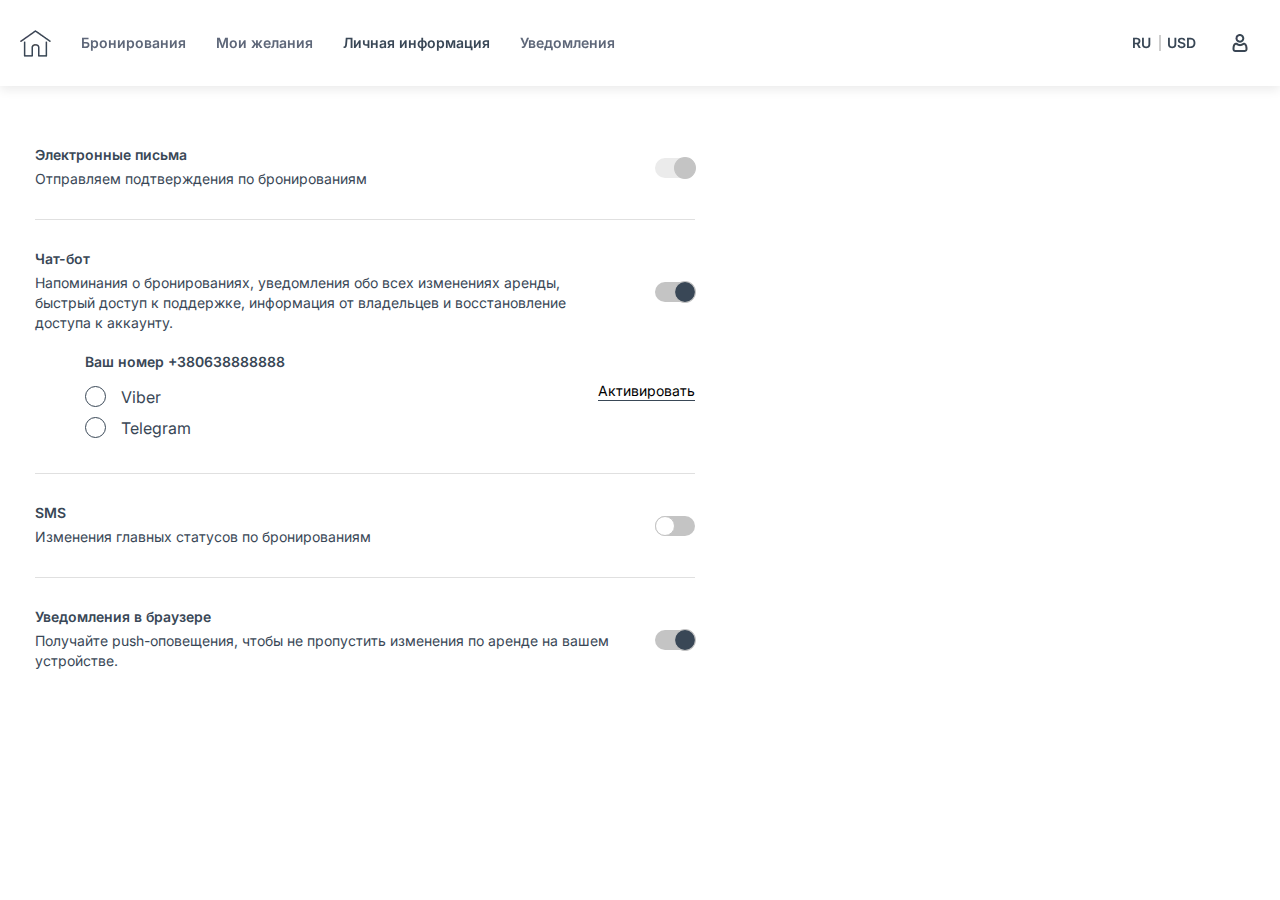
<file: notifications.html>
<!DOCTYPE html>
<!-- Оболочка документа -->
<html lang="ru">

<!-- Заголовок страницы, контейнер для других важных данных (не отображается) -->

<head>
    <title>Главная</title>
    <!-- Подключение CSS -->
    <link rel="stylesheet" href="css/style.css">
    <meta http-equiv="Content-type" content="text/html;charset=UTF-8" />
    <link rel="shortcut icon" href="img/icons/favicon.ico">
    <meta name="viewport" content="width=device-width, initial-scale=1.0" />
</head>

<body>
    <!-- WRAPPER -->
    <div class="wrapper">
        <div class="content">
<header class="header lock-padding">
    <div class="container">
        <div class="header__body">
            <div class="header__left">
                <a href="#" class="header__logo">
                    <img src="img/icons/home.webp" alt="">
                </a>
                <nav class="header-navbar">
                    <ul class="header__list">
                        <li>
                            <a href="#" class="header-navbar__link">Бронирования</a>
                        </li>
                        <li>
                            <a href="#" class="header-navbar__link">Мои желания</a>
                        </li>
                        <li>
                            <a href="#" class="header-navbar__link active">Личная информация</a>
                        </li>
                        <li>
                            <a href="#" class="header-navbar__link">Уведомления</a>
                        </li>
                    </ul>
                </nav>
            </div>
            <div class="header__right">
                <div class="header__wrapper-submenu">
                    <a href="#" class="header__link header__link-abr">
                        <span class="header__value header__value-first" data-value='0'>
                            <span data-language="ua">UA</span>
                            <span class="active" data-language="ru">RU</span>
                            <span data-language="en">EN</span>
                        </span>
                        <span class="header__value" data-value='1'>
                            <span data-language="uah">UAH</span>
                            <span class="active" data-language="usd">USD</span>
                            <span data-language="eur">EUR</span>
                        </span>
                    </a>
                    <div class="header__submenu">
                        <ul class="header__submenu-list" data-value-list='0'>
                            <li>
                                <a href="#" class="header__submenu-link" data-language-word="ua">Українська</a>
                            </li>
                            <li>
                                <a href="#" class="header__submenu-link active" data-language-word="ru">Русский</a>
                            </li>
                            <li>
                                <a href="#" class="header__submenu-link" data-language-word="en">English</a>
                            </li>
                        </ul>
                        <ul class="header__submenu-list" data-value-list='1'>
                            <li>
                                <a href="#" class="header__submenu-link" data-language-word="uah"><span>UAH</span>Гривна</a>
                            </li>
                            <li>
                                <a href="#" class="header__submenu-link active" data-language-word="usd"><span>USD</span>Доллар</a>
                            </li>
                            <li>
                                <a href="#" class="header__submenu-link" data-language-word="eur"><span>EUR</span>Евро</a>
                            </li>
                        </ul>
                    </div>
                </div>
                <div class="header__wrapper-submenu">
                    <!-- Add or remove class active for notification -->
                    <a href="#" class="header__link header__link-type-2">
                        <img src="img/icons/user1.webp" alt="">
                    </a>
                    <div class="header__submenu header__submenu-kabinet">
                        <ul class="header__submenu-list" data-value-list='2'>
                            <li>
                                <a href="#" class="header__submenu-link-2 header__outer-link">
                                    <!-- Add or remove class active for notification -->
                                    <span>Мои бронирования</span>
                                </a>
                            </li>
                            <li>
                                <a href="#" class="header__submenu-link-2 header__outer-link">
                                    <!-- Add or remove class active for notification -->
                                    <span class="active">Мои желания</span>
                                </a>
                            </li>
                            <li>
                                <a href="#" class="header__submenu-link-2 header__outer-link">
                                    <!-- Add or remove class active for notification -->
                                    <span class="active">Личная информация</span>
                                </a>
                            </li>
                            <li class="border-bot">
                                <a href="#" class="header__submenu-link-2 header__outer-link">
                                    <!-- Add or remove class active for notification -->
                                    <span class="active">Уведомления</span>
                                </a>
                            </li>
                            <li>
                                <a href="#" class="header__submenu-link-2">Перейти в режим владельца</a>
                            </li>
                            <li>
                                <a href="#" class="header__submenu-link-2">Обратная связь</a>
                            </li>
                            <li>
                                <a href="#" class="header__submenu-link-2">Выйти</a>
                            </li>
                        </ul>
                    </div>
                </div>
                <div class="header__burger">
                    <span></span>
                </div>
            </div>
        </div>
    </div>
</header>
<div class="header-sub"></div>
            <!-- NOTIFICATIONS -->
            <section class="notifications">
                <div class="container">
                    <div class="notifications__body">
                        <div class="notifications-sort">
                            <div class="notifications-content">
                                <h4>Электронные письма</h4>
                                <p>Отправляем подтверждения по бронированиям</p>
                            </div>
                            <input type="checkbox" class="check-click" checked disabled>
                        </div>
                        <div class="notifications-sort">
                            <div class="notifications-content">
                                <h4>Чат-бот</h4>
                                <p>Напоминания о бронированиях, уведомления обо всех изменениях аренды, быстрый доступ к поддержке, информация от владельцев и восстановление доступа к аккаунту.</p>
                            </div>
                            <input type="checkbox" class="check-click" id="checkTelephone" checked>
                        </div>
                        <div class="notifications-sort notifications-sort-none">
                            <form action="#" class="notifications-telephone">
                                <h4>Ваш номер <span>+380638888888</span></h4>
                                <div class="notifications-telephone-wrapper">
                                    <div class="notifications-telephone-social">
                                        <label class="personal-radio__item notifications-item">
                                            <span>Viber</span>
                                            <input type="radio" name="messe" class="radio">
                                            <span class="radio-fake"></span>
                                        </label>
                
                                        <label class="personal-radio__item notifications-item">
                                            <span>Telegram</span>
                                            <input type="radio" name="messe" class="radio">
                                            <span class="radio-fake"></span>
                                        </label>
                                    </div>
                                    <button class="btn-type-4 js-telephone-activation">Активировать</button>
                                </div>
                            </form>
                        </div>
                        <div class="notifications-sort">
                            <div class="notifications-content">
                                <h4>SMS</h4>
                                <p>Изменения главных статусов по бронированиям</p>
                            </div>
                            <input type="checkbox" class="check-click">
                        </div>
                        <div class="notifications-sort">
                            <div class="notifications-content">
                                <h4>Уведомления в браузере</h4>
                                <p>Получайте push-оповещения, чтобы не пропустить изменения по аренде на вашем устройстве.</p>
                            </div>
                            <input type="checkbox" class="check-click" checked>
                        </div>
                    </div>
                </div>
            </section>
            <!-- /NOTIFICATIONS -->
        </div>

        
    </div>
    <!-- /WRAPPER -->

 <!-- POPUP -->

    <!-- message: Другие фильтры -->
    <div class="popup js-popup" data-id-popup="popup-0">
        <div class="popup__opas"></div>
        <div class="popup__wrapp js-popup__wrapp">
            <div class="popup__header">
                <div class="popup-wrap-close">
                    <span class="popup__close js-popup__close"></span>
                </div>
                <h2>Другие фильтры</h2>
            </div>
            <div class="popup-container">
                
                <form action="#" class="filter popup__filter">
                    <h3>Аренда</h3>
                    <div class="filter__radio-wrapper">
                        <label class="filter__item">
                            <span class="col">
                                <span class="filter__h4">Почасовая</span>
                                <span class="filter__p">Сопроводительный текст</span>
                            </span>
                            <input type="radio" name="arenda" class="radio">
                            <span class="radio-fake"></span>
                        </label>

                        <label class="filter__item">
                            <span class="col">
                                <span class="filter__h4">Посуточная</span>
                                <span class="filter__p">Сопроводительный текст</span>
                            </span>
                            <input type="radio" name="arenda" class="radio">
                            <span class="radio-fake"></span>
                        </label>

                        <label class="filter__item">
                            <span class="col">
                                <span class="filter__h4">Без выхода из марины</span>
                                <span class="filter__p">Позавтракать в яхт-клубе, встретить салют, романтическое свидание</span>
                            </span>
                            <input type="radio" name="arenda" class="radio">
                            <span class="radio-fake"></span>
                        </label>
                    </div>
                    <div class="filter__price">
                        <h3>Ценовой диапазон</h3>
                        <div class="skin-value">
                            <div class="skin-value__min">от <span>300$</span></div>
                            <div class="skin-value__max">до <span>2000$</span></div>
                        </div>
                        <div class="wrapper-my-skin">
                            <input type="text" class="js-range-slider options__input" />
                        </div>
                    </div>
                    <div class="filter__sort">
                        <div>
                            <h4>Сортировка карточек</h4>
                            <p>Сначала дешевле</p>
                        </div>
                        <input type="checkbox" class="check-click">
                    </div>
                    <div class="filter__guest">
                        <h3>Гостей</h3>
                        <div class="filter__guest-content">
                            <div>
                                <h4>Взрослые</h4>
                                <p>Возраст: от 13 лет</p>
                            </div>
                            <div class="wrapper-input-number">
                                <input type="number" class="input-number" value="100" min="0" max="100">
                                <div class="wrapper-arrows">
                                    <button class="quantity-arrow-plus arrows stop" tabindex="0">
                                        <span class="arrows__plus"></span>
                                    </button>
                                    <button class="quantity-arrow-minus arrows" tabindex="0">
                                        <span class="arrows__minus"></span>
                                    </button>
                                </div>
                            </div>
                        </div>
                        <div class="filter__guest-content">
                            <div>
                                <h4>Дети</h4>
                                <p>Возраст: 2-12 лет</p>
                            </div>
                            <div class="wrapper-input-number">
                                <input type="number" class="input-number" value="88" min="0" max="100">
                                <div class="wrapper-arrows">
                                    <button class="quantity-arrow-plus arrows" tabindex="0">
                                        <span class="arrows__plus"></span>
                                    </button>
                                    <button class="quantity-arrow-minus arrows" tabindex="0">
                                        <span class="arrows__minus"></span>
                                    </button>
                                </div>
                            </div>
                        </div>
                        <div class="filter__guest-content">
                            <div>
                                <h4>Младенцы</h4>
                                <p>Возраст: до 2 лет</p>
                            </div>
                            <div class="wrapper-input-number">
                                <input type="number" class="input-number" value="0" min="0" max="100">
                                <div class="wrapper-arrows">
                                    <button class="quantity-arrow-plus arrows" tabindex="0">
                                        <span class="arrows__plus"></span>
                                    </button>
                                    <button class="quantity-arrow-minus arrows stop" tabindex="0">
                                        <span class="arrows__minus"></span>
                                    </button>
                                </div>
                            </div>
                        </div>
                    </div>
                    <div class="filter__comfort">
                        <h3>Удобства на борту</h3>
                        <div class="filter__comfort-body">
                            <div class="filter__comfort-item">
                                <label class="check-text">
                                    <input class="check-box" type="checkbox">
                                    <span class="check-style"></span>
                                    Один
                                </label>
                            </div>
                            <div class="filter__comfort-item">
                                <label class="check-text">
                                    <input class="check-box" type="checkbox">
                                    <span class="check-style"></span>
                                    Два
                                </label>
                            </div>
                            <div class="filter__comfort-item">
                                <label class="check-text">
                                    <input class="check-box" type="checkbox">
                                    <span class="check-style"></span>
                                    Три
                                </label>
                            </div>
                            <div class="filter__comfort-item">
                                <label class="check-text">
                                    <input class="check-box" type="checkbox">
                                    <span class="check-style"></span>
                                    Четыре
                                </label>
                            </div>
                        </div>
                    </div>
                    <div class="filter__length">
                        <h3>Длина судна</h3>
                        <div class="filter__length-body">
                            <div class="skin-value">
                                <div class="skin-value__min">от <span>2</span> метров</div>
                                <div class="skin-value__max">до <span>36</span> метров</div>
                            </div>
                            <div class="wrapper-my-skin">
                                <input type="text" class="js-range-slider-2 options__input" />
                            </div>
                        </div>
                    </div>
                    <div class="select-wrapper-2 popup__footer">
                        <button class="btn-date clear" type="reset">Очистить</button>
                        <button class="btn-date show">Показать <span>15</span> вариантов</button>
                    </div>
                </form>
            </div>
        </div>
    </div>

    <!-- message: Оборудование -->
    <div class="popup js-popup" data-id-popup="popup-1">
        <div class="popup__opas"></div>
        <div class="popup__wrapp js-popup__wrapp">
            <div class="popup__header">
                <div class="popup-wrap-close">
                    <span class="popup__close js-popup__close"></span>
                </div>
                <h2>Оборудование</h2>
            </div>
            <div class="popup-container ads-popup">
                <h4>Оборудование на борту</h4>
                <ul class="ads-popup__list">
                    <li>Душ на палубе</li>
                    <li>Обеденный стол</li>
                    <li>Стереосистема</li>
                    <li>Тиковая палуба</li>
                    <li>Терасса в носовой части судна</li>
                    <li>Терраса в кормовой части судна</li>
                    <li>Кормовая Купальная Платформа</li>
                    <li>Лестница для купания</li>
                </ul>
                <h4>Комфорт</h4>
                <ul class="ads-popup__list">
                    <li>Горячая вода</li>
                    <li>Опреснитель</li>
                    <li>Кондиционер</li>
                    <li>Отопительная система</li>
                    <li>Стиральная машина</li>
                    <li>Электрический санузел</li>
                    <li>Телевизор</li>
                    <li>Навигационное оборудование</li>
                    <li>Шлюпка</li>
                    <li>Подвесной двигатель</li>
                </ul>
            </div>
        </div>
    </div>

    <!-- message: Редактирование -->
    <div class="popup js-popup" data-id-popup="popup-2">
        <div class="popup__opas"></div>
        <div class="popup__wrapp personal-wrapp js-popup__wrapp">
            <div class="popup__header">
                <div class="popup-wrap-close personal-close">
                    <span class="popup__close js-popup__close">
                        <span class="select__icon personal-icon-2">
                            <svg class="icon-arrow icon-arrow-select">
                                <use xlink:href="img/svg/sprite.svg#arrow"></use>
                            </svg>
                        </span>
                        <span class="personal-close__h4">Редактирование</span>
                    </span>
                </div>
                
            </div>
            <div class="popup-container personal-popup">
                <div class="personal-valid">Подтвердите номер, чтобы сотрудники bimbarent или владельцы суден смогли связаться с вами для решения вопросов по бронированиям.</div>
                <form action="#">
                    <input type="tel" class="personal-input" onkeyup="this.value = this.value.replace(/[^\d+]/g,'');" id="js-telephone-input" maxlength="14" value="+3805056986565" placeholder="+3805056986565">
                    <div class="personal-code">Получить код в чат-боте:</div>
                    <div class="personal-radio-wrapper">
                        <label class="personal-radio__item">
                            <span>Viber</span>
                            <input type="radio" name="messe" class="radio">
                            <span class="radio-fake"></span>
                        </label>

                        <label class="personal-radio__item">
                            <span>Telegram</span>
                            <input type="radio" name="messe" class="radio">
                            <span class="radio-fake"></span>
                        </label>

                    </div>
                    <button class="btn-ads btn-type-3">Продолжить</button>
                    <input type="text" class="personal-code-input" placeholder="5689">
                    <button class="btn-type-2 w100 js-btn-telephone">Подтвердить</button>
                </form>
            </div>
        </div>
    </div>

    <!-- message: Отменить бронирование? -->
    <div class="popup js-popup" data-id-popup="popup-3">
        <div class="popup__opas"></div>
        <div class="popup__wrapp personal-wrapp booking-popup-title js-popup__wrapp">
            <div class="popup__header popup__header-close">
                <div class="popup-wrap-close">
                    <span class="popup__close js-popup__close"></span>
                </div>
                
            </div>
            <div class="popup-container personal-popup popup-cancel">
                <h4>Отменить бронирование?</h4>
                <div class="booking-popup">Отмена бронирования является окончательной. Восстановить обратно невозможно.</div>
                <form action="#">
                    <button class="btn-type-2 w100">Отменить бронирование</button>
                </form>
            </div>
        </div>
    </div>

    <!-- message: Бронирование отменено -->
    <div class="popup js-popup" data-id-popup="popup-4">
        <div class="popup__opas"></div>
        <div class="popup__wrapp personal-wrapp booking-popup-title js-popup__wrapp">
            <div class="popup__header popup__header-close">
                <div class="popup-wrap-close dn">
                    <span class="popup__close js-popup__close"></span>
                </div>
                
            </div>
            <div class="popup-container personal-popup popup-cancel">
                <h4>Бронирование отменено</h4>
                <div class="booking-popup">Возврат средств на Вашу карту будет осуществен в течение 7-60 дней.</div>
                <button class="btn-type-2 w100 js-popup__close">Хорошо</button>
            </div>
        </div>
    </div>

    <!--message: Нам очень жаль, что вы столкнулись со сложностями! -->
    <div class="popup js-popup" data-id-popup="popup-5">
        <div class="popup__opas"></div>
        <div class="popup__wrapp booking-wrapp booking-popup-title js-popup__wrapp">
            <div class="popup__header">
                <div class="popup-wrap-close">
                    <span class="popup__close js-popup__close"></span>
                </div>
                
            </div>
            <div class="popup-container personal-popup">
                <h4>Нам очень жаль, что вы столкнулись со сложностями!</h4>
                <div class="booking-popup">Мы всегда готовы вам помочь и сделать ваш отдых комфортнее. Попробуйте связаться с владельцем и перенести аренды еще раз на удобнее вам время.</div>
            </div>
        </div>
    </div>


    <!-- message: Укажите причину отмены -->
    <div class="popup js-popup" data-id-popup="popup-6">
        <div class="popup__opas"></div>
        <div class="popup__wrapp personal-wrapp booking-popup-title js-popup__wrapp">
            <div class="popup__header popup__header-close">
                <div class="popup-wrap-close">
                    <span class="popup__close js-popup__close"></span>
                </div>
                
            </div>
            <div class="popup-container personal-popup popup-cancel popup-cancel-1">
                <h4>Укажите причину отмены</h4>
                <form action="#">
                    <div class="filter__radio-wrapper popup-filter">
                        <label class="filter__item">
                            <span class="col">
                                <span class="filter__h4">Запрашиваемые даты недоступны</span>
                            </span>
                            <input type="radio" name="arenda" class="radio">
                            <span class="radio-fake"></span>
                        </label>

                        <label class="filter__item">
                            <span class="col">
                                <span class="filter__h4">Поломка (ремонт 1-2 дня)</span>
                            </span>
                            <input type="radio" name="arenda" class="radio">
                            <span class="radio-fake"></span>
                        </label>

                        <label class="filter__item">
                            <span class="col">
                                <span class="filter__h4">Повреждение <br> (ремонт займет время)</span>
                            </span>
                            <input type="radio" name="arenda" class="radio">
                            <span class="radio-fake"></span>
                        </label>
                        <label class="filter__item">
                            <span class="col">
                                <span class="filter__h4">Аренда невозможна из-за погодных условий</span>
                            </span>
                            <input type="radio" name="arenda" class="radio">
                            <span class="radio-fake"></span>
                        </label>
                    </div>
                    <button class="btn-type-2 w100">Подтвердить</button>
                </form>
            </div>
        </div>
    </div>
 <!-- кнопка прокрутки вверх -->
    <div class="wrapper-scroll lock-padding none">
        <div class="scroll-up js-scroll-up">
            <svg class="scroll-up__svg" viewBox="-2 -2 52 52">
                <path class="scroll-up__path js-scroll-up__path" d="M24,0 a24,24 0 0,1 0,48 a24,24 0 0,1 0,-48"/>
            </svg>
        </div>
    </div>
    
    <!-- Подключеине скриптов -->
    <script src="libs/jquery/jquery.min.js"></script>
    <!-- <script type="text/javascript" src="https://cdn.jsdelivr.net/momentjs/latest/moment.min.js"></script>
    <script type="text/javascript" src="https://cdn.jsdelivr.net/npm/daterangepicker/daterangepicker.min.js"></script> -->
    <script src="libs/moment.min.js"></script>
    <script src="libs/daterangepicker.js"></script>
    <script src="libs/moment-with-locales.min.js"></script>
    <script src="libs/slick.min.js"></script>
    <script src="libs/ion/ion.rangeSlider.min.js"></script>
    <script src="js/main.js"></script>
</body>

</html>
</file>
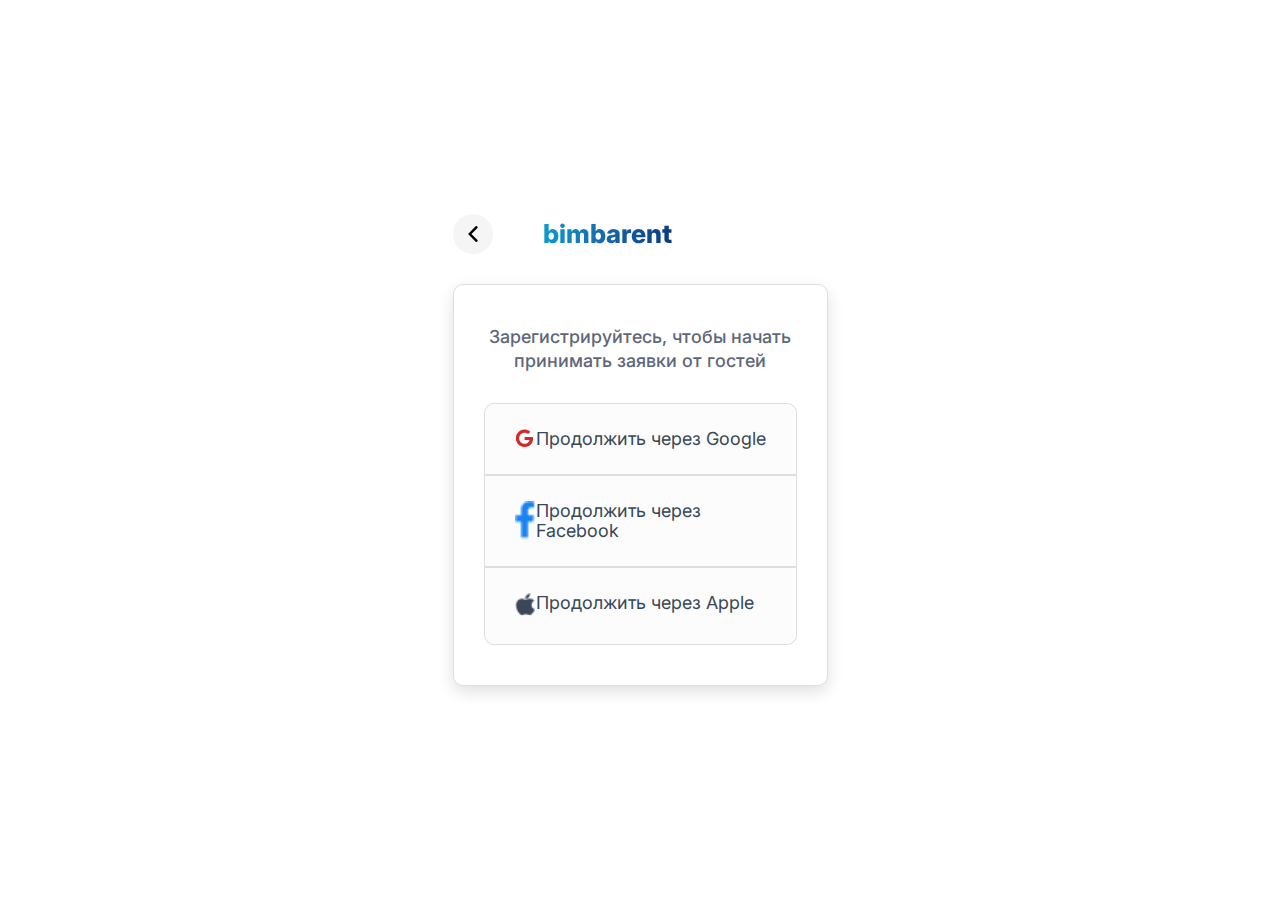
<file: registration.html>
<!DOCTYPE html>
<!-- Оболочка документа -->
<html lang="ru">

<!-- Заголовок страницы, контейнер для других важных данных (не отображается) -->

<head>
    <title>Главная</title>
    <!-- Подключение CSS -->
    <link rel="stylesheet" href="css/style.css">
    <meta http-equiv="Content-type" content="text/html;charset=UTF-8" />
    <link rel="shortcut icon" href="img/icons/favicon.ico">
    <meta name="viewport" content="width=device-width, initial-scale=1.0" />
</head>

<body>
    <!-- WRAPPER -->
    <div class="wrapper">
        <div class="content">
            <!-- REGISTRATION-->
            <section class="clean">
                <div class="container clean-container">
                    <div class="registration">
                        <a href="#" class="registration-back">
                            <span class="registration__circle">
                                <span class="select__icon registration-icon-wrapp">
                                    <svg class="icon-arrow registration-icon">
                                        <use xlink:href="img/svg/sprite.svg#arrow"></use>
                                    </svg>
                                </span>
                            </span>
                            <span href="#" class="header__logo">bimbarent</span>
                        </a>
                        <div class="registration__body">
                            <h4>Зарегистрируйтесь, чтобы начать принимать заявки от гостей</h4>
                            <div class="registration-social">
                                <a href="#" id="test" class="registration-social__item">
                                    <img src="img/icons/Google.png" alt="">
                                    <p>Продолжить через Google</p> 
                                </a>
                                <a href="#" class="registration-social__item">
                                    <img src="img/icons/Facebook.png" alt="">
                                    <p>Продолжить через Facebook</p>
                                </a>
                                <a href="#" class="registration-social__item">
                                    <img src="img/icons/Apple.png" alt="">
                                    <p>Продолжить через Apple</p>
                                </a>
                            </div>
                        </div>
                    </div>
                </div>
            </section>
            <!-- /REGISTRATION-->
        </div>
    </div>
    <!-- /WRAPPER -->

 <!-- POPUP -->

    <!-- message: Другие фильтры -->
    <div class="popup js-popup" data-id-popup="popup-0">
        <div class="popup__opas"></div>
        <div class="popup__wrapp js-popup__wrapp">
            <div class="popup__header">
                <div class="popup-wrap-close">
                    <span class="popup__close js-popup__close"></span>
                </div>
                <h2>Другие фильтры</h2>
            </div>
            <div class="popup-container">
                
                <form action="#" class="filter popup__filter">
                    <h3>Аренда</h3>
                    <div class="filter__radio-wrapper">
                        <label class="filter__item">
                            <span class="col">
                                <span class="filter__h4">Почасовая</span>
                                <span class="filter__p">Сопроводительный текст</span>
                            </span>
                            <input type="radio" name="arenda" class="radio">
                            <span class="radio-fake"></span>
                        </label>

                        <label class="filter__item">
                            <span class="col">
                                <span class="filter__h4">Посуточная</span>
                                <span class="filter__p">Сопроводительный текст</span>
                            </span>
                            <input type="radio" name="arenda" class="radio">
                            <span class="radio-fake"></span>
                        </label>

                        <label class="filter__item">
                            <span class="col">
                                <span class="filter__h4">Без выхода из марины</span>
                                <span class="filter__p">Позавтракать в яхт-клубе, встретить салют, романтическое свидание</span>
                            </span>
                            <input type="radio" name="arenda" class="radio">
                            <span class="radio-fake"></span>
                        </label>
                    </div>
                    <div class="filter__price">
                        <h3>Ценовой диапазон</h3>
                        <div class="skin-value">
                            <div class="skin-value__min">от <span>300$</span></div>
                            <div class="skin-value__max">до <span>2000$</span></div>
                        </div>
                        <div class="wrapper-my-skin">
                            <input type="text" class="js-range-slider options__input" />
                        </div>
                    </div>
                    <div class="filter__sort">
                        <div>
                            <h4>Сортировка карточек</h4>
                            <p>Сначала дешевле</p>
                        </div>
                        <input type="checkbox" class="check-click">
                    </div>
                    <div class="filter__guest">
                        <h3>Гостей</h3>
                        <div class="filter__guest-content">
                            <div>
                                <h4>Взрослые</h4>
                                <p>Возраст: от 13 лет</p>
                            </div>
                            <div class="wrapper-input-number">
                                <input type="number" class="input-number" value="100" min="0" max="100">
                                <div class="wrapper-arrows">
                                    <button class="quantity-arrow-plus arrows stop" tabindex="0">
                                        <span class="arrows__plus"></span>
                                    </button>
                                    <button class="quantity-arrow-minus arrows" tabindex="0">
                                        <span class="arrows__minus"></span>
                                    </button>
                                </div>
                            </div>
                        </div>
                        <div class="filter__guest-content">
                            <div>
                                <h4>Дети</h4>
                                <p>Возраст: 2-12 лет</p>
                            </div>
                            <div class="wrapper-input-number">
                                <input type="number" class="input-number" value="88" min="0" max="100">
                                <div class="wrapper-arrows">
                                    <button class="quantity-arrow-plus arrows" tabindex="0">
                                        <span class="arrows__plus"></span>
                                    </button>
                                    <button class="quantity-arrow-minus arrows" tabindex="0">
                                        <span class="arrows__minus"></span>
                                    </button>
                                </div>
                            </div>
                        </div>
                        <div class="filter__guest-content">
                            <div>
                                <h4>Младенцы</h4>
                                <p>Возраст: до 2 лет</p>
                            </div>
                            <div class="wrapper-input-number">
                                <input type="number" class="input-number" value="0" min="0" max="100">
                                <div class="wrapper-arrows">
                                    <button class="quantity-arrow-plus arrows" tabindex="0">
                                        <span class="arrows__plus"></span>
                                    </button>
                                    <button class="quantity-arrow-minus arrows stop" tabindex="0">
                                        <span class="arrows__minus"></span>
                                    </button>
                                </div>
                            </div>
                        </div>
                    </div>
                    <div class="filter__comfort">
                        <h3>Удобства на борту</h3>
                        <div class="filter__comfort-body">
                            <div class="filter__comfort-item">
                                <label class="check-text">
                                    <input class="check-box" type="checkbox">
                                    <span class="check-style"></span>
                                    Один
                                </label>
                            </div>
                            <div class="filter__comfort-item">
                                <label class="check-text">
                                    <input class="check-box" type="checkbox">
                                    <span class="check-style"></span>
                                    Два
                                </label>
                            </div>
                            <div class="filter__comfort-item">
                                <label class="check-text">
                                    <input class="check-box" type="checkbox">
                                    <span class="check-style"></span>
                                    Три
                                </label>
                            </div>
                            <div class="filter__comfort-item">
                                <label class="check-text">
                                    <input class="check-box" type="checkbox">
                                    <span class="check-style"></span>
                                    Четыре
                                </label>
                            </div>
                        </div>
                    </div>
                    <div class="filter__length">
                        <h3>Длина судна</h3>
                        <div class="filter__length-body">
                            <div class="skin-value">
                                <div class="skin-value__min">от <span>2</span> метров</div>
                                <div class="skin-value__max">до <span>36</span> метров</div>
                            </div>
                            <div class="wrapper-my-skin">
                                <input type="text" class="js-range-slider-2 options__input" />
                            </div>
                        </div>
                    </div>
                    <div class="select-wrapper-2 popup__footer">
                        <button class="btn-date clear" type="reset">Очистить</button>
                        <button class="btn-date show">Показать <span>15</span> вариантов</button>
                    </div>
                </form>
            </div>
        </div>
    </div>

    <!-- message: Оборудование -->
    <div class="popup js-popup" data-id-popup="popup-1">
        <div class="popup__opas"></div>
        <div class="popup__wrapp js-popup__wrapp">
            <div class="popup__header">
                <div class="popup-wrap-close">
                    <span class="popup__close js-popup__close"></span>
                </div>
                <h2>Оборудование</h2>
            </div>
            <div class="popup-container ads-popup">
                <h4>Оборудование на борту</h4>
                <ul class="ads-popup__list">
                    <li>Душ на палубе</li>
                    <li>Обеденный стол</li>
                    <li>Стереосистема</li>
                    <li>Тиковая палуба</li>
                    <li>Терасса в носовой части судна</li>
                    <li>Терраса в кормовой части судна</li>
                    <li>Кормовая Купальная Платформа</li>
                    <li>Лестница для купания</li>
                </ul>
                <h4>Комфорт</h4>
                <ul class="ads-popup__list">
                    <li>Горячая вода</li>
                    <li>Опреснитель</li>
                    <li>Кондиционер</li>
                    <li>Отопительная система</li>
                    <li>Стиральная машина</li>
                    <li>Электрический санузел</li>
                    <li>Телевизор</li>
                    <li>Навигационное оборудование</li>
                    <li>Шлюпка</li>
                    <li>Подвесной двигатель</li>
                </ul>
            </div>
        </div>
    </div>

    <!-- message: Редактирование -->
    <div class="popup js-popup" data-id-popup="popup-2">
        <div class="popup__opas"></div>
        <div class="popup__wrapp personal-wrapp js-popup__wrapp">
            <div class="popup__header">
                <div class="popup-wrap-close personal-close">
                    <span class="popup__close js-popup__close">
                        <span class="select__icon personal-icon-2">
                            <svg class="icon-arrow icon-arrow-select">
                                <use xlink:href="img/svg/sprite.svg#arrow"></use>
                            </svg>
                        </span>
                        <span class="personal-close__h4">Редактирование</span>
                    </span>
                </div>
                
            </div>
            <div class="popup-container personal-popup">
                <div class="personal-valid">Подтвердите номер, чтобы сотрудники bimbarent или владельцы суден смогли связаться с вами для решения вопросов по бронированиям.</div>
                <form action="#">
                    <input type="tel" class="personal-input" onkeyup="this.value = this.value.replace(/[^\d+]/g,'');" id="js-telephone-input" maxlength="14" value="+3805056986565" placeholder="+3805056986565">
                    <div class="personal-code">Получить код в чат-боте:</div>
                    <div class="personal-radio-wrapper">
                        <label class="personal-radio__item">
                            <span>Viber</span>
                            <input type="radio" name="messe" class="radio">
                            <span class="radio-fake"></span>
                        </label>

                        <label class="personal-radio__item">
                            <span>Telegram</span>
                            <input type="radio" name="messe" class="radio">
                            <span class="radio-fake"></span>
                        </label>

                    </div>
                    <button class="btn-ads btn-type-3">Продолжить</button>
                    <input type="text" class="personal-code-input" placeholder="5689">
                    <button class="btn-type-2 w100 js-btn-telephone">Подтвердить</button>
                </form>
            </div>
        </div>
    </div>

    <!-- message: Отменить бронирование? -->
    <div class="popup js-popup" data-id-popup="popup-3">
        <div class="popup__opas"></div>
        <div class="popup__wrapp personal-wrapp booking-popup-title js-popup__wrapp">
            <div class="popup__header popup__header-close">
                <div class="popup-wrap-close">
                    <span class="popup__close js-popup__close"></span>
                </div>
                
            </div>
            <div class="popup-container personal-popup popup-cancel">
                <h4>Отменить бронирование?</h4>
                <div class="booking-popup">Отмена бронирования является окончательной. Восстановить обратно невозможно.</div>
                <form action="#">
                    <button class="btn-type-2 w100">Отменить бронирование</button>
                </form>
            </div>
        </div>
    </div>

    <!-- message: Бронирование отменено -->
    <div class="popup js-popup" data-id-popup="popup-4">
        <div class="popup__opas"></div>
        <div class="popup__wrapp personal-wrapp booking-popup-title js-popup__wrapp">
            <div class="popup__header popup__header-close">
                <div class="popup-wrap-close dn">
                    <span class="popup__close js-popup__close"></span>
                </div>
                
            </div>
            <div class="popup-container personal-popup popup-cancel">
                <h4>Бронирование отменено</h4>
                <div class="booking-popup">Возврат средств на Вашу карту будет осуществен в течение 7-60 дней.</div>
                <button class="btn-type-2 w100 js-popup__close">Хорошо</button>
            </div>
        </div>
    </div>

    <!--message: Нам очень жаль, что вы столкнулись со сложностями! -->
    <div class="popup js-popup" data-id-popup="popup-5">
        <div class="popup__opas"></div>
        <div class="popup__wrapp booking-wrapp booking-popup-title js-popup__wrapp">
            <div class="popup__header">
                <div class="popup-wrap-close">
                    <span class="popup__close js-popup__close"></span>
                </div>
                
            </div>
            <div class="popup-container personal-popup">
                <h4>Нам очень жаль, что вы столкнулись со сложностями!</h4>
                <div class="booking-popup">Мы всегда готовы вам помочь и сделать ваш отдых комфортнее. Попробуйте связаться с владельцем и перенести аренды еще раз на удобнее вам время.</div>
            </div>
        </div>
    </div>


    <!-- message: Укажите причину отмены -->
    <div class="popup js-popup" data-id-popup="popup-6">
        <div class="popup__opas"></div>
        <div class="popup__wrapp personal-wrapp booking-popup-title js-popup__wrapp">
            <div class="popup__header popup__header-close">
                <div class="popup-wrap-close">
                    <span class="popup__close js-popup__close"></span>
                </div>
                
            </div>
            <div class="popup-container personal-popup popup-cancel popup-cancel-1">
                <h4>Укажите причину отмены</h4>
                <form action="#">
                    <div class="filter__radio-wrapper popup-filter">
                        <label class="filter__item">
                            <span class="col">
                                <span class="filter__h4">Запрашиваемые даты недоступны</span>
                            </span>
                            <input type="radio" name="arenda" class="radio">
                            <span class="radio-fake"></span>
                        </label>

                        <label class="filter__item">
                            <span class="col">
                                <span class="filter__h4">Поломка (ремонт 1-2 дня)</span>
                            </span>
                            <input type="radio" name="arenda" class="radio">
                            <span class="radio-fake"></span>
                        </label>

                        <label class="filter__item">
                            <span class="col">
                                <span class="filter__h4">Повреждение <br> (ремонт займет время)</span>
                            </span>
                            <input type="radio" name="arenda" class="radio">
                            <span class="radio-fake"></span>
                        </label>
                        <label class="filter__item">
                            <span class="col">
                                <span class="filter__h4">Аренда невозможна из-за погодных условий</span>
                            </span>
                            <input type="radio" name="arenda" class="radio">
                            <span class="radio-fake"></span>
                        </label>
                    </div>
                    <button class="btn-type-2 w100">Подтвердить</button>
                </form>
            </div>
        </div>
    </div>
 <!-- кнопка прокрутки вверх -->
    <div class="wrapper-scroll lock-padding none">
        <div class="scroll-up js-scroll-up">
            <svg class="scroll-up__svg" viewBox="-2 -2 52 52">
                <path class="scroll-up__path js-scroll-up__path" d="M24,0 a24,24 0 0,1 0,48 a24,24 0 0,1 0,-48"/>
            </svg>
        </div>
    </div>
    
    <!-- Подключеине скриптов -->
    <script src="libs/jquery/jquery.min.js"></script>
    <!-- <script type="text/javascript" src="https://cdn.jsdelivr.net/momentjs/latest/moment.min.js"></script>
    <script type="text/javascript" src="https://cdn.jsdelivr.net/npm/daterangepicker/daterangepicker.min.js"></script> -->
    <script src="libs/moment.min.js"></script>
    <script src="libs/daterangepicker.js"></script>
    <script src="libs/moment-with-locales.min.js"></script>
    <script src="libs/slick.min.js"></script>
    <script src="libs/ion/ion.rangeSlider.min.js"></script>
    <script src="js/main.js"></script>
</body>

</html>
</file>
<file: css/style.css>
@charset "UTF-8";
@import url("https://fonts.googleapis.com/css2?family=Inter:wght@400;500;600;700;800&display=swap");
/* обнуление общих параметров */
* {
  padding: 0;
  margin: 0;
  border: 0;
}

*,
*:before,
*:after {
  box-sizing: border-box;
}

:focus,
:active {
  outline: none;
}

a:focus,
a:active {
  outline: none;
}

aside,
nav,
section,
header,
footer {
  display: block;
}

html,
body {
  height: 100%;
  padding: 0;
  margin: 0;
  min-width: 320px;
  width: 100%;
  background: #fff;
  color: #394756;
}

input,
button,
textarea {
  font-family: "Inter", sans-serif;
}

input::-ms-clear {
  display: none;
}

button {
  cursor: pointer;
}

button::-moz-focus-inner {
  padding: 0;
  border: 0;
}

a,
a:visited {
  text-decoration: none;
}

a:hover {
  text-decoration: none;
}

ul li {
  list-style: none;
}

img {
  vertical-align: top;
  max-width: 100%;
}

h1,
h2,
h3,
h4,
h5,
h6 {
  font-weight: inherit;
  font-size: inherit;
}

/* / обнуление общих параметров */
body {
  line-height: 1.25;
  font-size: 16px;
  font-family: "Inter", sans-serif;
  position: relative;
  width: 100%;
  overflow-x: hidden;
}

body.lock-scroll {
  overflow-y: hidden;
}

body.lock {
  overflow-y: hidden;
}

.wrapper {
  width: 100%;
  min-height: 100%;
  display: flex;
  flex-direction: column;
}

.content {
  flex: 1 0 auto;
}

.container {
  max-width: 1340px;
  margin: 0 auto;
  padding: 0 20px;
}

.row {
  display: flex;
}

.align-items-center {
  align-items: center;
}

.justify-content-center {
  justify-content: center;
  justify-content: space-between;
}

.justify-content-between {
  justify-content: space-between;
}

.none {
  display: none !important;
}

.body-fixed {
  position: fixed;
}

.noselect {
  -webkit-touch-callout: none;
  -webkit-user-select: none;
  user-select: none;
}

.ibg {
  background-repeat: no-repeat;
  background-size: cover;
  background-position: center;
}
.ibg img.ibg-img {
  display: none;
}

li.counter {
  list-style-type: none;
  counter-reset: item;
}
li.counter li {
  position: relative;
  padding: 0px 0px 0px 45px;
}
li.counter li:before {
  counter-increment: item;
  content: counter(item);
  position: absolute;
  left: 0;
  top: 50%;
  transform: translateY(-50%);
  color: #818181;
  font-size: 14px;
  font-weight: 700;
  text-align: center;
  line-height: 26px;
  border-radius: 50%;
  width: 28px;
  height: 28px;
  border: 1px solid #4274bb;
}

.video {
  position: relative;
  overflow: hidden;
  height: 0;
  padding-bottom: 56.25%;
}
.video video,
.video iframe,
.video object,
.video embed {
  position: absolute;
  top: 0;
  left: 0;
  width: 100%;
  height: 100%;
}

.videobg video,
.videobg iframe,
.videobg object,
.videobg embed {
  position: fixed;
  top: 50%;
  left: 50%;
  min-width: 100%;
  min-height: 100%;
  width: auto;
  height: auto;
  z-index: -100;
  transform: translateX(-50%) translateY(-50%);
  background-size: cover;
}

.img-responsive {
  display: block;
  max-width: 100%;
  height: auto;
}

/* === HEADER === */
.header {
  position: fixed;
  z-index: 9998;
  width: 100%;
  background: #ffffff;
  box-shadow: 0px 4px 10px rgba(0, 0, 0, 0.08);
  padding: 23px 0;
  top: 0;
  transition: 0.4s;
}
.header.scroll {
  top: -100%;
}
.header-navbar__link {
  color: #5E6779;
  font-weight: 600;
  font-size: 0.875rem;
  line-height: 30px;
  transition: 0.4s;
}
.header-navbar__link:hover {
  color: #394756;
}
.header-navbar__link.active {
  color: #394756;
}
.header__left {
  display: flex;
  align-items: center;
}
.header__list {
  display: flex;
}
.header__list li {
  padding-left: 30px;
}
.header-sub {
  padding-top: 86px;
}
.header__outer-link span {
  position: relative;
}
.header__outer-link span.active::before {
  content: "";
  position: absolute;
  top: -3px;
  right: -6px;
  width: 6px;
  height: 6px;
  background: #0E96C8;
  border-radius: 50%;
}
.header__value-first::before {
  content: "";
  position: absolute;
  right: 53%;
  top: 50%;
  transform: translate(-50%, -50%);
  height: 16px;
  width: 1px;
  background: #9E9E9E;
}
.header__value span {
  display: none;
}
.header__value span.active {
  display: inline-block;
}
.header__lang span {
  display: none;
}
.header__lang span.active {
  display: inline-block;
}
.header__wrapper-submenu {
  position: relative;
  height: 100%;
  display: flex;
  align-items: center;
}
.header__submenu {
  padding: 12px 0;
  background: #FFFFFF;
  border: 0.5px solid #C4C4C4;
  box-shadow: 0px 4px 15px rgba(0, 0, 0, 0.2);
  border-radius: 10px;
  position: absolute;
  top: calc(100% + 8px);
  left: -68px;
  z-index: 10;
  display: none;
  transition: 0.4s;
}
.header__submenu-kabinet {
  min-width: 230px;
  left: -88px;
}
.header__submenu-kabinet .header__submenu-list:first-child {
  border-right: none;
  width: 100%;
}
.header__submenu.active {
  display: flex;
}
.header__submenu-link {
  color: #394756;
  font-size: 1rem;
  line-height: 32px;
  transition: 0.4s;
  padding: 0px 13px;
  width: 100%;
  display: block;
}
.header__submenu-link-2 {
  font-size: 1rem;
  line-height: 32px;
  transition: 0.4s;
  padding: 0px 10px;
  width: 100%;
  display: block;
  color: #394756;
  white-space: nowrap;
}
.header__submenu-link-2:hover {
  background: #F3F3F3;
  border-radius: 4px;
}
.header__submenu-link.active {
  text-shadow: 0 0 0.65px #394756, 0 0 0.65px #394756;
}
.header__submenu-link span {
  margin-right: 6px;
}
.header__submenu-link:hover {
  background: #F3F3F3;
  border-radius: 4px;
}
.header__submenu-list {
  padding: 0 12px;
}
.header__submenu-list li {
  margin-bottom: 4px;
}
.header__submenu-list li.border-bot {
  border-bottom: 1px solid #E0E0E0;
  padding-bottom: 4px;
}
.header__submenu-list:first-child {
  border-right: 1px solid #E0E0E0;
}
.header__body {
  display: flex;
  justify-content: space-between;
}
.header__logo {
  font-weight: 800;
  font-size: 1.625rem;
  line-height: 26px;
  color: #394756;
  background: linear-gradient(92.11deg, #06BEE1 -32.21%, #1768AC 48.58%, #03256C 123.16%);
  -webkit-background-clip: text;
  -webkit-text-fill-color: transparent;
  display: flex;
  align-items: center;
}
.header__right {
  display: flex;
  align-items: center;
}
.header__burger {
  display: none;
  align-items: center;
  width: 25px;
  height: 18px;
  cursor: pointer;
}
.header__burger span {
  background: #919191;
  width: 25px;
  height: 2.25px;
  position: relative;
}
.header__burger span::before, .header__burger span::after {
  content: "";
  position: absolute;
  right: 0;
  background: #919191;
  height: 2.25px;
}
.header__burger span::before {
  top: 8px;
  width: 17px;
}
.header__burger span::after {
  bottom: 8px;
  width: 25px;
}
.header__link {
  font-weight: 600;
  font-size: 0.875rem;
  line-height: 16px;
  color: #394756;
  padding: 12px 24px;
  background: transparent;
  border-radius: 50px;
  transition: 0.4s;
}
.header__link-other {
  font-weight: 600;
  font-size: 0.875rem;
  line-height: 16px;
  color: #394756;
  padding: 10px 16px;
  background: transparent;
  border: 1px solid #394756;
  border-radius: 6px;
  margin-right: 6px;
  transition: 0.4s;
}
.header__link-other:hover {
  background: #F3F3F3;
}
.header__link-abr {
  min-width: 112px;
  display: flex;
  justify-content: space-between;
  position: relative;
}
.header__link-type-2 {
  border-radius: 50%;
  padding: 0;
  width: 40px;
  height: 40px;
  display: flex;
  align-items: center;
  justify-content: center;
  position: relative;
}
.header__link-type-2.active::before {
  content: "";
  position: absolute;
  top: 4px;
  right: 8px;
  width: 8px;
  height: 8px;
  background: #0E96C8;
  border-radius: 50%;
}
.header__link:hover {
  background: #F3F3F3;
}

.language-row {
  display: flex;
}

/* === /HEADER === */
input.error,
textarea.error {
  border-color: #CC1E1E;
}

/* === TITLE === */
.title-main {
  max-width: 95%;
}
.title-type-1 h2 {
  font-weight: bold;
  font-size: 2.25rem;
  line-height: 48px;
  color: #394756;
}
.title-type-1-bottom {
  padding-bottom: 33px;
  padding-top: 110px;
}
.title-type-1-bottom-2 {
  padding: 0px 0 43px 0;
}
.title-center h2 {
  text-align: center;
}

h3 {
  font-size: 32px;
  line-height: 30px;
}

/* === /TITLE === */
/* === SELECT === */
.select {
  width: 210px;
  margin: 0 auto;
  position: relative;
}
.select__link-date {
  border: none !important;
  margin-right: 0 !important;
  padding: 0 10px 13px 10px !important;
}
.select-region {
  z-index: 20;
  position: absolute;
  left: -195px;
  top: calc(100% + 10px);
  display: none;
  background: #FFFFFF;
  box-shadow: 0px 6px 16px rgba(0, 0, 0, 0.12);
  border-radius: 10px;
  padding: 30px 30px 20px 30px;
}
.select-region.active {
  display: block;
}
.select-wrapper {
  display: flex;
  margin-bottom: 30px;
  border: 1px solid #C4C4C4;
  border-radius: 6px;
}
.select-wrapper-2 {
  display: flex;
  justify-content: space-between;
  padding-top: 30px;
  border-top: 1px solid #F2F2F2;
}
.select__circle {
  border: 0.5px solid #C4C4C4;
  border-radius: 50%;
  width: 20px;
  height: 20px;
  transition: 0.4s;
  display: flex;
  justify-content: center;
  align-items: center;
}
.select__circle-sub {
  opacity: 0;
  background: #394756;
  border-radius: 50%;
  width: 12px;
  height: 12px;
  transition: 0.4s;
}
.select__header {
  display: flex;
  flex-direction: column;
  cursor: pointer;
  position: relative;
}
.select__header-left::before {
  content: "";
  position: absolute;
  right: 0;
  top: 10px;
  bottom: 10px;
  background: #C4C4C4;
  width: 0.5px;
  transform: translateX(50%);
}
.select-title {
  padding: 12px 10px 4px 10px;
  font-weight: bold;
  font-size: 9px;
  line-height: 14px;
}
.select__icon {
  position: absolute;
  top: 50%;
  right: 10px;
  transform: translateY(-50%);
  display: flex;
  align-items: center;
  justify-content: center;
  flex-shrink: 0;
  text-align: center;
  margin-left: auto;
}
.select__icon svg {
  margin-right: 0px !important;
}
.select__current {
  font-size: 0.875rem;
  line-height: 14px;
  color: #9E9E9E;
  padding: 0px 10px 0px 10px;
  margin-bottom: 16px;
  width: 100%;
  position: relative;
}
.select__body {
  width: 300px;
  display: none;
  background: #FFFFFF;
  border: 0.5px solid #C4C4C4;
  position: absolute;
  left: -45px;
  top: calc(100% + 2px);
  z-index: 2;
  box-shadow: 0px 6px 16px rgba(0, 0, 0, 0.12);
  border-radius: 10px;
  padding: 15px;
}
.select__body.no-active {
  display: none !important;
}
.select__item {
  display: flex;
  justify-content: space-between;
  align-items: center;
  font-size: 0.875rem;
  line-height: 14px;
  padding: 6px 10px;
  cursor: pointer;
  border-radius: 6px;
  transition: 0.4s;
}
.select__item:hover {
  background: #F3F3F3;
}
.select__item:hover .select__circle {
  border: 1px solid #394756;
}
.select__item:hover .select__circle-sub {
  opacity: 1;
}
.select__item.active {
  background: #F3F3F3;
}
.select__item.active .select__circle {
  border: 1px solid #394756;
}
.select__item.active .select__circle-sub {
  opacity: 1;
}
.select.is-active .select__body {
  display: block;
}

.current-text.active {
  color: #394756;
}

.clear {
  color: #394756;
  background: #fff;
  position: relative;
}
.clear::before {
  content: "";
  position: absolute;
  left: 0;
  bottom: 8px;
  height: 1px;
  width: 100%;
  background: #394756;
  transition: 0.4s;
}
.clear:hover::before {
  width: 0;
}

.show {
  background: #5E6779;
  border-radius: 6px;
  color: #FBFBFB;
  padding: 10px 16px;
}
.show:hover {
  background: #394756;
}

/* === /SELECT === */
/* === BUTTONS === */
.btn-gradient {
  display: inline-block;
  border-radius: 6px;
  background: #000;
  transition: 0.4s;
}
.btn-gradient:hover {
  background: linear-gradient(92.11deg, #06BEE1 -32.21%, #1768AC 48.58%, #03256C 123.16%);
}

.btn-gradient-card {
  display: inline-block;
  background: #000;
  transition: 0.4s;
}
.btn-gradient-card:hover {
  background: linear-gradient(92.11deg, #06BEE1 -32.21%, #1768AC 48.58%, #03256C 123.16%);
}

.btn-date {
  font-weight: 600;
  font-size: 0.875rem;
  line-height: 16px;
  transition: 0.4s;
}
.btn-date.applyBtn {
  background: #5E6779;
  border-radius: 6px;
  color: #FBFBFB;
  padding: 10px 16px;
}
.btn-date.applyBtn:hover {
  background: #394756;
}
.btn-date.cancelBtn {
  color: #394756;
  background: #fff;
  position: relative;
}
.btn-date.cancelBtn::before {
  content: "";
  position: absolute;
  left: 0;
  bottom: 8px;
  height: 1px;
  width: 100%;
  background: #394756;
  transition: 0.4s;
}
.btn-date.cancelBtn:hover::before {
  width: 0;
}
.btn-type-1 {
  display: inline-block;
  padding: 20px 30px;
  background: #FFFFFF;
  border-radius: 6px;
  color: #394756;
  font-weight: 600;
  font-size: 1.125rem;
  line-height: 16px;
  transition: 0.4s;
  mix-blend-mode: screen;
}
.btn-type-1:active {
  background: #192736;
}
.btn-type-2 {
  display: inline-block;
  padding: 14px 24px;
  background: #394756;
  border-radius: 6px;
  color: #FBFBFB;
  font-weight: 600;
  font-size: 1rem;
  line-height: 16px;
  transition: 0.4s;
  text-align: center;
}
.btn-type-2:hover {
  background: #192736;
}
.btn-type-2:active {
  background: #192736;
}
.btn-type-2:disabled {
  background: #EBEBEB;
  cursor: not-allowed;
}
.btn-type-3 {
  font-weight: 600;
  padding: 14px 24px;
  font-size: 1rem;
  line-height: 20px !important;
  color: #394756;
  width: 100%;
  background: #FFFFFF;
  border: 2px solid #394756 !important;
  border-radius: 6px;
}
.btn-type-4 {
  line-height: 20px;
  font-size: 0.875rem;
  background: transparent;
  position: relative;
  transition: 0.4s;
  height: fit-content;
}
.btn-type-4::before {
  content: "";
  position: absolute;
  left: 0;
  bottom: 0;
  width: 100%;
  background: #394756;
  height: 1px;
  transition: 0.4s;
}
.btn-type-4:hover::before {
  width: 0;
}
.btn-type-4.active {
  color: #27AE60;
}
.btn-type-4.active::before {
  width: 0;
}
.btn-type-5 {
  display: inline-block;
  font-weight: 600;
  font-size: 1rem;
  line-height: 16px;
  color: #FBFBFB;
  background: #5E6779;
  border-radius: 6px;
  padding: 10px 16px;
  transition: 0.4s;
}
.btn-type-5:hover {
  background: #394756;
}
.btn-type-5-mr15 {
  margin-right: 15px;
}
.btn-pad-top {
  padding-top: 40px;
}
.btn-ads {
  display: inline-block;
  font-weight: 600;
  font-size: 1rem;
  line-height: 16px;
  color: #394756;
  padding: 10px 14px;
  border: 1px solid #394756;
  border-radius: 6px;
  transition: 0.4s;
}
.btn-ads:hover {
  background: #F3F3F3;
}

/* === BUTTONS === */
/* === ICONS === */
.icon {
  fill: #394756;
  transition: 0.4s;
}
.icon-message {
  width: 22px;
  height: 20px;
  fill: #fff;
}
.icon-copy {
  width: 16px;
  height: 18.5px;
  fill: #fff;
}
.icon-polyhedron {
  fill: #fff;
  width: 90px;
  height: 90px;
}
.icon-telegram {
  width: 25px;
  height: 22px;
}
.icon-viber {
  width: 21px;
  height: 24px;
}
.icon-facebook {
  width: 10px;
  height: 20px;
}
.icon-youtube {
  width: 28px;
  height: 20px;
}
.icon-instagram {
  width: 20px;
  height: 20px;
}
.icon-arrow {
  width: 16px;
  height: 10px;
  transition: 0.4s;
}
.icon-arrow.active {
  transform: rotate(-180deg);
}
.icon-arrow-select {
  width: 10px;
  height: 5px;
}
.icon-bread {
  width: 3px;
  height: 5px;
}
.icon-filter {
  width: 16px;
  height: 16px;
}
.icon-hearth {
  width: 20px;
  height: 18px;
  fill: #717171;
  stroke: #fff;
  fill-opacity: 0.5;
  stroke-opacity: 1;
}
.icon-hearth-2 {
  width: 20px;
  height: 17px;
  fill: #fff;
  stroke: #394756;
  stroke-width: 2px;
  stroke-linecap: round;
  stroke-linejoin: round;
}
.icon-hearth-3 {
  stroke: #394756;
  stroke-width: 1px;
  width: 20px;
  height: 17px;
  margin-right: 15px;
}
.icon-hearth-4 {
  width: 20px;
  height: 17px;
  stroke: #C4C4C4;
  stroke-width: 1px;
}
.icon-share {
  width: 17px;
  height: 20px;
  fill: transparent;
}
.icon-circle-nine {
  width: 13px;
  height: 13px;
}

/* === /ICONS === */
/* === FAQ === */
.faq h2 {
  font-weight: bold;
  font-size: 1.875rem;
  line-height: 40px;
  display: flex;
  margin-bottom: 33px;
}
.faq p {
  font-size: 1rem;
  line-height: 24px;
  padding-bottom: 24px;
  max-width: 576px;
}
.faq-li {
  padding-left: 29px;
}
.faq__body {
  display: flex;
  margin: 0 -25px;
}
.faq__body-wrapper {
  padding: 93px 0 80px 0;
}
.faq__body-item {
  display: flex;
  flex-direction: column;
  flex: 1 0 calc(50% - 50px);
  padding: 0 25px;
}
.faq__body-show p {
  overflow: hidden;
  text-overflow: ellipsis;
  display: -webkit-box;
  -webkit-line-clamp: 6;
  box-orient: vertical;
  -webkit-box-orient: vertical;
  padding-bottom: 0;
  transition: 0.4s;
}
.faq__body-show p.active {
  overflow: visible;
  line-clamp: none;
  box-orient: horizontal;
  -webkit-box-orient: horizontal;
}
.faq__body-show a {
  font-size: 1rem;
  line-height: 24px;
  font-weight: 500;
  color: #394756;
  transition: 0.4s;
  position: relative;
}
.faq__body-show a::before {
  content: "";
  position: absolute;
  left: 0;
  bottom: 0;
  height: 2px;
  width: 100%;
  background: #394756;
  transition: 0.4s;
}
.faq__body-show a:hover {
  color: #192736;
}
.faq__body-show a:hover::before {
  background: #192736;
  width: 0;
}
.faq__body-list {
  padding-top: 16px;
  display: flex;
  flex-direction: column;
}
.faq__body-list li {
  position: relative;
}
.faq__body-list li img {
  position: absolute;
  left: 0px;
  top: 27px;
}
.faq__body-list li:not(:last-child) {
  border-bottom: 1px solid #E0E0E0;
}
.faq__body-link {
  display: block;
  padding: 24px 70px 24px 0;
  font-weight: 600;
  font-size: 1rem;
  line-height: 24px;
  transition: 0.4s;
  width: 100%;
  color: #394756;
}
.faq__body-link:hover {
  color: #192736;
}

.submenu {
  display: none;
  position: relative;
}
.submenu.active {
  display: block;
}

.inner-link {
  display: inline-block;
  font-size: 1rem;
  line-height: 24px;
  font-weight: 500;
  color: #394756;
  transition: 0.4s;
  position: relative;
}
.inner-link::before {
  content: "";
  position: absolute;
  right: 0;
  bottom: 0;
  height: 2px;
  width: 100%;
  background: #394756;
  transition: 0.4s;
}
.inner-link:hover {
  color: #192736;
}
.inner-link:hover::before {
  background: #192736;
  width: 0;
}

.js-select-main {
  position: absolute;
  top: 25px;
  right: 10px;
}

.wrapper-show-text {
  display: none;
}
.wrapper-show-text p {
  padding-top: 20px;
}

/* === /FAQ === */
/* === CATEGORY === */
.category {
  background: #FAFAFA;
  border-top: 1px solid #E0E0E0;
}
.category__body {
  display: flex;
  flex-wrap: wrap;
  padding: 50px 0;
}
.category__list {
  display: flex;
  flex-direction: column;
  flex: 0 0 calc(100% / 5.7);
}
.category__list li:not(:last-child) {
  padding-bottom: 14px;
}
.category__link {
  position: relative;
  font-size: 0.875rem;
  line-height: 16px;
  color: #394756;
}
.category__link-title {
  font-weight: 600;
  text-transform: uppercase;
  font-size: 0.75rem;
}
.category__link::before {
  content: "";
  position: absolute;
  left: 0;
  bottom: 0;
  height: 1px;
  width: 0;
  transition: 0.4s;
  background: #394756;
}
.category__link:hover::before {
  width: 100%;
}
.category__link-absent {
  color: #9E9E9E;
  cursor: not-allowed;
}
.category__link-absent:hover::before {
  width: 0;
}
.category__social li:not(:last-child) {
  padding-bottom: 5px;
}

/* === /CATEGORY === */
/* === INCOME === */
.income {
  background: #394756;
}
.income h2 {
  color: #FFFFFF;
}
.income p {
  font-size: 1rem;
  line-height: 24px;
  color: #FFFFFF;
  max-width: 88%;
}
.income p:not(:last-child) {
  margin-bottom: 8px;
}
.income__link {
  font-weight: 600;
  font-size: 20px;
  line-height: 30px;
  color: #FFFFFF;
  transition: 0.4s;
}
.income__link:hover {
  color: #192736;
}
.income-paragraph p {
  color: #fff;
  font-size: 0.875rem;
  line-height: 24px;
}
.income-description {
  font-weight: 600;
  font-size: 1rem !important;
  line-height: 24px;
}
.income__body {
  display: flex;
}
.income__body-wrapper {
  padding: 90px 0 110px 0;
}
.income__body-content {
  display: flex;
  flex-wrap: wrap;
  min-height: 0;
  min-width: 0;
  margin: 0 -14px 0 -6px;
}
.income__body-info {
  padding-right: 55px;
  min-width: 443px;
}
.income__body-item {
  display: flex;
  flex-direction: column;
  margin: 0 6px;
}
.income__body-img {
  margin-bottom: 15px;
}
.income__body-img img {
  border-radius: 10px;
  width: 100%;
  max-height: 507px;
  object-fit: cover;
}

/* === /INCOME === */
/* === ADVANTAGES === */
.advantages h3 {
  font-weight: 600;
  font-size: 1.125rem;
  line-height: 24px;
  color: #394756;
  margin: 11px 0 8px 0;
  text-align: center;
}
.advantages p {
  font-size: 1rem;
  line-height: 24px;
  max-width: 271px;
  text-align: center;
}
.advantages__body {
  padding: 70px 0 70px 0;
}
.advantages__contain {
  display: flex;
  margin: -15px;
}
.advantages__contain-item {
  display: flex;
  flex-direction: column;
  align-items: center;
  flex: 1 1 auto;
  padding: 15px;
}

/* === /ADVANTAGES === */
/* === RENT === */
.rent h1 {
  font-weight: bold;
  font-size: 2.25rem;
  line-height: 48px;
}
.rent p {
  line-height: 16px;
  color: #9E9E9E;
}
.rent__body {
  display: flex;
  padding: 45px 0 45px 0;
  margin: 0 -10px;
}
.rent__body-row {
  display: flex;
}
.rent__body-item {
  display: flex;
  flex-direction: column;
  padding: 0 10px;
}
.rent__body-left {
  width: 41.7%;
  justify-content: space-between;
}
.rent__body-right {
  width: 58.3%;
}
.rent__body-subitem {
  margin: 10px;
  display: flex;
  flex-grow: 1;
}
.rent__body-wrapper {
  display: flex;
  flex-direction: row;
  flex-wrap: wrap;
  margin: -10px;
}
.rent-img {
  display: block;
}
.rent-img:hover ~ .rent-regtangle__content .btn-gradient-card {
  background: linear-gradient(92.11deg, #06BEE1 -32.21%, #1768AC 48.58%, #03256C 123.16%);
}
.rent-regtangle {
  background: #FFFFFF;
  filter: drop-shadow(0px 6px 16px rgba(0, 0, 0, 0.12));
  border-radius: 10px;
}
.rent-regtangle__content {
  padding: 25px 20px 25px 20px;
}
.rent-regtangle__content p {
  margin-top: 8px;
  font-size: 1rem;
}
.rent-regtangle__big {
  width: calc(57.1% - 20px);
}
.rent-regtangle__small {
  width: calc(42.9% - 20px);
}
.rent-regtangle img {
  border-top-left-radius: 10px;
  border-top-right-radius: 10px;
  object-fit: cover;
  width: 100%;
}
.rent__link {
  font-weight: 600;
  font-size: 1.125rem;
  line-height: 24px;
  display: block;
  color: #394756;
  margin: -1px;
  transition: 0.4s;
  background: white;
  mix-blend-mode: screen;
}
.rent__link:hover {
  color: #192736;
}

.col {
  display: flex;
  flex-direction: column;
}

/* === /RENT === */
/* === BREADCRUMBS === */
.breadcrumbs {
  margin-top: 22px;
  margin-bottom: 39px;
}
.breadcrumbs__body {
  display: flex;
  align-items: center;
  margin: 0 -3px;
}
.breadcrumbs__body-item {
  margin: 0 3px;
  font-size: 0.875rem;
  line-height: 16px;
  color: #717171;
}
.breadcrumbs__body-item a {
  color: #5E6779;
  position: relative;
  font-weight: 600;
}
.breadcrumbs__body-item a::before {
  content: "";
  position: absolute;
  left: 0;
  bottom: 0;
  height: 1px;
  width: 100%;
  background: #5E6779;
  transition: 0.4s;
}
.breadcrumbs__body-item a:hover::before {
  width: 0;
}
.breadcrumbs-icon {
  display: flex;
  align-items: center;
}

/* === /BREADCRUMBS === */
/* === CATALOG === */
.catalog h1 {
  font-size: 32px;
  line-height: 30px;
  margin-bottom: 39px;
}
.catalog h4 {
  font-size: 1rem;
  line-height: 20px;
  margin-bottom: 8px;
}
.catalog h4 span {
  font-weight: 700;
}
.catalog .slick-list {
  border-radius: 10px;
}
.catalog-show {
  display: flex;
  flex-direction: column;
  align-items: center;
  margin-bottom: 78px;
}
.catalog-show p {
  margin-top: 16px;
}
.catalog-hearth {
  display: block;
  position: absolute;
  top: 15px;
  right: 15px;
  z-index: 1;
}
.catalog-hearth.active .icon-hearth {
  fill-opacity: 1;
  fill: #FFB900;
  stroke: #FFB900;
}
.catalog-hearth:hover .icon-hearth {
  fill-opacity: 1;
  fill: #FFB900;
  stroke: #FFB900;
}
.catalog-content {
  display: flex;
  flex-wrap: wrap;
  margin: 0 -10px 70px -10px;
}
.catalog-content-nothing {
  margin-bottom: 70px;
  padding-top: 31px;
}
.catalog-content-nothing h4 {
  font-size: 22px;
  line-height: 30px;
  margin-bottom: 5px;
}
.catalog-content__city {
  display: block;
  color: #9E9E9E;
  font-size: 0.875rem;
  line-height: 14px;
  margin-bottom: 8px;
}
.catalog-content__link {
  color: #394756;
  font-size: 1rem;
  line-height: 20px;
  margin-bottom: 8px;
  transition: 0.4s;
  overflow: hidden;
  text-overflow: ellipsis;
  display: -webkit-box;
  -webkit-line-clamp: 1;
  box-orient: vertical;
  -webkit-box-orient: vertical;
}
.catalog-content__link:hover {
  color: #192736;
}
.catalog-content__bg {
  display: none;
  position: absolute;
  top: 0;
  left: 0;
  bottom: 0;
  right: 0;
  filter: drop-shadow(5px 5px 40px rgba(0, 0, 0, 0.03));
  background: rgba(255, 255, 255, 0.5);
  z-index: 10;
}
.catalog-content__item {
  display: flex;
  flex-direction: column;
  position: relative;
  flex: 0 0 calc(25% - 20px);
  margin: 32px 10px 0 10px;
}
.catalog-content__item.no-active .catalog-content__bg {
  display: block;
}
.catalog-content__item:hover .slick-prev, .catalog-content__item:hover .slick-next {
  opacity: 1;
}
.catalog-content__slider {
  display: flex;
  align-items: center;
  min-width: 0;
  position: relative;
  margin-bottom: 8px;
  max-width: 310px;
  /*=== dots ===*/
  /*=== /dots ===*/
}
.catalog-content__slider-item {
  border-radius: 10px;
}
.catalog-content__slider-item a {
  display: block;
}
.catalog-content__slider-item img {
  width: 100%;
  height: 232px;
  object-fit: cover;
  border-radius: 10px;
}
.catalog-content__slider .slick-prev, .catalog-content__slider .slick-next {
  background: rgba(255, 255, 255, 0.5);
  border-radius: 50%;
  background-repeat: no-repeat;
  background-position: 55% 50%;
  transition: 0.4s;
  opacity: 0;
}
.catalog-content__slider .slick-prev:hover, .catalog-content__slider .slick-next:hover {
  background-color: rgba(255, 255, 255, 0.8);
}
.catalog-content__slider .slick-prev {
  left: 10px;
  background-image: url("../img/svg/arrow-right.svg");
  transform: rotate(180deg) translateY(50%);
}
.catalog-content__slider .slick-next {
  right: 10px;
  background-image: url("../img/svg/arrow-right.svg");
  transform: translateY(-50%);
}
.catalog-content__slider .slick-dots {
  display: flex;
  align-items: center;
  justify-content: center;
  padding: 0;
  position: absolute;
  bottom: 11px;
  left: 50%;
  transform: translateX(-50%);
}
.catalog-content__slider .slick-dots li {
  list-style: none;
  margin: 0 3px;
}
.catalog-content__slider .slick-dots button {
  font-size: 0;
  border-radius: 50%;
  width: 5px;
  height: 5px;
  background: rgba(255, 255, 255, 0.6);
}
.catalog-content__slider .slick-dots li.slick-active button {
  padding: 0;
  border: none;
  background: #FFFFFF;
}
.catalog__filter {
  display: flex;
  padding-bottom: 30px;
  border-bottom: 1px solid #E0E0E0;
}
.catalog__filter-btn {
  display: flex;
}
.catalog__filter-btn svg {
  margin-right: 6px;
}
.catalog__filter-link {
  display: block;
  padding: 8px 16px;
  color: #000000;
  background: #EBEBEB;
  border-radius: 50px;
}
.catalog__filter-link.active {
  color: #FFFFFF;
  background: #394756;
}
.catalog__filter-slider {
  display: flex;
  align-items: center;
  min-width: 0;
  position: relative;
  padding: 0 40px 0 5px;
}
.catalog__filter-slider-item {
  padding: 0 5px;
}
.catalog__filter-slider .slick-prev {
  position: absolute;
  top: 50%;
  transform: translateY(-50%);
  left: 0;
  background: #fff;
  width: 36px;
  height: 39px;
}
.catalog__filter-slider .slick-prev::before {
  content: "";
  position: absolute;
  top: 50%;
  transform: translateY(-50%);
  left: 36px;
  background: linear-gradient(90deg, #FFFFFF 5.86%, rgba(255, 255, 255, 0) 100%);
  width: 71px;
  height: 39px;
}
.catalog__filter-slider .slick-prev:after {
  content: "";
  position: absolute;
  top: 50%;
  width: 30px;
  height: 30px;
  left: 10px;
  background-image: url(../img/svg/arrow.svg);
  transform: rotate(180deg) translateY(50%);
}
.catalog__filter-slider .slick-next {
  position: absolute;
  top: 50%;
  transform: translateY(-50%);
  right: -10px;
  background: #fff;
  width: 36px;
  height: 39px;
}
.catalog__filter-slider .slick-next::before {
  content: "";
  position: absolute;
  top: 50%;
  transform: translateY(-50%) rotate(180deg);
  right: 30px;
  background: linear-gradient(90deg, #FFFFFF 5.86%, rgba(255, 255, 255, 0) 100%);
  width: 71px;
  height: 39px;
}
.catalog__filter-slider .slick-next:after {
  content: "";
  position: absolute;
  top: 50%;
  width: 30px;
  height: 30px;
  right: 10px;
  background-image: url(../img/svg/arrow.svg);
  transform: translateY(-50%);
}
.catalog__filter-slider .slick-disabled {
  display: none !important;
}
.catalog__filter-slider .slick-disabled::before, .catalog__filter-slider .slick-disabled::after {
  display: none;
}
.catalog__link {
  padding: 7px 16px;
  border: 1px solid #C4C4C4;
  border-radius: 50px;
  font-size: 0.875rem;
  line-height: 16px;
  color: #394756;
  display: flex;
  align-items: center;
  justify-content: center;
  margin-right: 10px;
  transition: 0.4s;
  min-height: 33px;
}
.catalog__link.is-result {
  background: #EBEBEB;
  border: 2px solid #394756;
  padding: 6px 15px;
}
.catalog__link-region {
  position: relative;
}
.catalog__link-region::before {
  content: "";
  position: absolute;
  top: 0;
  right: 0;
  width: 0.5px;
  height: 100%;
  background: #C4C4C4;
}
.catalog__link:hover {
  border: 2px solid #394756;
  padding: 6px 15px;
}
.catalog__link-date {
  max-width: 67px;
  cursor: pointer;
}
.catalog__link-date.is-result {
  max-width: 163px;
}

.mywant h1 {
  margin-bottom: 7px;
}

/* === /CATALOG === */
.daterangepicker {
  border: 0.5px solid #C4C4C4;
  box-shadow: 0px 6px 16px rgba(0, 0, 0, 0.12);
  border-radius: 6px;
}

.drp-selected {
  position: absolute;
  top: 30px;
  left: 50%;
  transform: translate(-50%, 0);
  font-weight: 600;
  font-size: 22px !important;
  line-height: 28px;
}

.drp-buttons {
  display: flex !important;
  justify-content: space-between;
  padding: 8px 28px 18px 28px !important;
}

.daterangepicker .drp-calendar.left {
  padding: 88px 0 22px 22px;
}

.daterangepicker .drp-calendar.right {
  padding: 88px 22px 22px 8px;
}

.daterangepicker .drp-buttons {
  border-top: none;
}

.daterangepicker td.disabled, .daterangepicker option.disabled {
  color: #C4C4C4;
}

.daterangepicker .calendar-table th {
  font-size: 10px;
  line-height: 14px;
  color: #6E6E6E;
}

.daterangepicker th.month {
  font-size: 0.875rem;
  line-height: 14px;
  color: #394756;
}

.daterangepicker .calendar-table td {
  font-size: 0.875rem;
  line-height: 14px;
  height: 30px;
}

.daterangepicker .calendar-table td.ends {
  opacity: 0;
}

.daterangepicker td.active, .daterangepicker td.active:hover {
  background: #394756;
  border-radius: 50% !important;
  border-color: transparent;
  color: #fff;
}

.daterangepicker td.available:hover {
  border-radius: 50% !important;
  background: #fff !important;
}

.daterangepicker td.available:not(.in-range) {
  transition: 0.4s;
  border-radius: 50%;
}

.daterangepicker td.available:hover {
  background-color: #fff;
  border: 1px solid #394756;
  color: inherit;
}

.daterangepicker .calendar-table table {
  border-collapse: separate;
}

.daterangepicker td.in-range:not(.end-date) {
  background: #F3F3F3;
}

.daterangepicker td.today.start-date.end-date {
  background: transparent;
  color: #394756;
}

.daterangepicker .calendar-table table tr {
  position: relative;
}

.next.available, .prev.available {
  border-radius: 50% !important;
  height: 31px !important;
  position: relative;
}
.next.available span, .prev.available span {
  position: absolute;
  top: 50%;
  left: 50%;
  transform: translateY(-50%) translateX(-50%) rotate(-45deg) !important;
}

.prev.available span {
  transform: translateY(-50%) translateX(-30%) rotate(135deg) !important;
}

.start-date {
  box-shadow: 15px 0px 0px 0px rgba(243, 243, 243, 0.6);
}

.end-date {
  box-shadow: -15px 0px 0px 0px rgba(243, 243, 243, 0.6);
}

.start-date + .end-date {
  box-shadow: none;
}

.start-date.end-date {
  box-shadow: none;
}

#reportrange {
  background: #eee;
  width: 100px;
  height: 50px;
}

/* === SLICK === */
.slick-track {
  display: flex;
}
.slick-list {
  overflow: hidden;
  position: relative;
}
.slick-prev, .slick-next {
  background-color: transparent;
  background-position: center;
  background-repeat: no-repeat;
  background-size: cover;
  cursor: pointer;
  position: absolute;
  width: 30px;
  height: 30px;
  top: 50%;
  font-size: 0;
  z-index: 1;
}
.slick-prev {
  left: 10px;
  background-image: url("../img/svg/arrow.svg");
  transform: rotate(180deg) translateY(50%);
}
.slick-next {
  right: 10px;
  background-image: url("../img/svg/arrow.svg");
  transform: translateY(-50%);
}
.slick-disabled {
  opacity: 0.2;
}

/* === /SLICK === */
/* === FILTER === */
.filter {
  padding: 0 20px;
}
.filter .select-wrapper-2 {
  padding: 18px 60px 0 60px;
  margin: 0 -50px;
}
.filter h3 {
  font-weight: 600;
  font-size: 20px;
  margin-bottom: 15px;
  padding: 0 10px;
}
.filter__h4 {
  font-weight: 500;
  font-size: 1rem;
  margin-bottom: 6px;
}
.filter h4 {
  font-weight: 500;
  font-size: 1rem;
  margin-bottom: 6px;
}
.filter__p {
  font-size: 0.75rem;
  line-height: 14px;
}
.filter p {
  font-size: 0.75rem;
  line-height: 14px;
}
.filter__length {
  padding-top: 35px;
  margin: 0px 10px 0;
  border-top: 1px solid #E0E0E0;
}
.filter__length h3 {
  padding: 0;
}
.filter__length-body {
  padding-top: 10px;
  padding-bottom: 15px;
}
.filter__comfort {
  padding: 35px 0px 0;
  margin: 35px 10px 0;
  border-top: 1px solid #E0E0E0;
}
.filter__comfort h3 {
  padding: 0;
}
.filter__comfort-body {
  padding-top: 10px;
  padding-bottom: 15px;
  display: flex;
  flex-wrap: wrap;
}
.filter__comfort-item {
  width: 50%;
  margin-bottom: 20px;
  padding-left: 32px;
}
.filter__sort {
  margin: 0 10px 0;
  margin-bottom: 37px;
  display: flex;
  justify-content: space-between;
  align-items: center;
}
.filter__radio-wrapper {
  padding-bottom: 22px;
}
.filter__guest {
  padding-top: 36px;
  border-top: 1px solid #E0E0E0;
  border-radius: 4px;
  margin: 0 10px;
}
.filter__guest h3 {
  padding: 0;
}
.filter__guest-content {
  padding: 4px 0px 0 0px;
  display: flex;
  justify-content: space-between;
  margin-bottom: 24px;
}
.filter__price {
  border-top: 1px solid #E0E0E0;
  border-radius: 4px;
  padding: 35px 0px 0 0px;
  margin: 0 10px 44px 10px;
}
.filter__price h3 {
  padding: 0;
}
.filter__item {
  display: flex;
  justify-content: space-between;
  align-items: center;
  border-radius: 6px;
  padding: 10px;
  cursor: pointer;
  transition: 0.4s;
  margin-bottom: 5px;
}
.filter__item:hover {
  background: #F3F3F3;
}

.radio {
  display: none;
}
.radio-fake {
  display: inline-block;
  width: 21px;
  height: 21px;
  min-width: 21px;
  border: 1px solid #394756;
  position: relative;
  border-radius: 50%;
}
.radio-fake::before {
  content: "";
  position: absolute;
  top: 50%;
  left: 50%;
  transform: translate(-50%, -50%);
  display: block;
  width: 12px;
  height: 12px;
  background: #394756;
  opacity: 0;
  transition: 0.4s;
  border-radius: 50%;
}
.radio:checked + .radio-fake::before {
  opacity: 1;
}

input.check-click {
  position: relative;
  width: 40px;
  min-width: 40px;
  height: 20px;
  -webkit-appearance: none;
  appearance: none;
  background: #C4C4C4;
  outline: none;
  border-radius: 20px;
  transition: 0.4s;
  cursor: pointer;
}
input.check-click::before {
  content: "";
  position: absolute;
  width: 20px;
  height: 20px;
  top: 0;
  left: 0;
  border-radius: 20px;
  transition: 0.4s;
  background: #FFFFFF;
  border: 1px solid #C4C4C4;
}

input.check-click:checked::before {
  left: auto;
  right: 0;
  background: #394756;
  transform: scale(1.1);
}

input.check-click:disabled {
  background: #EBEBEB;
}
input.check-click:disabled::before {
  background: #C4C4C4;
  transform: scale(1.1);
}

.check-style {
  position: absolute;
  width: 22px;
  height: 22px;
  border: 1px solid #9E9E9E;
  border-radius: 3px;
  margin-left: -32px;
  box-sizing: border-box;
}
.check-text {
  font-size: 1rem;
  line-height: 22px;
}
.check-box {
  padding-left: 32px;
  position: absolute;
  width: 1px;
  height: 1px;
  overflow: hidden;
  clip: rect(0 0 0 0);
}
.check-box:checked + .check-style {
  background: #394756;
}
.check-box:checked + .check-style::before {
  content: "";
  position: absolute;
  top: 50%;
  left: 50%;
  transform: translate(-50%, -50%);
  background-image: url("../img/icons/check.webp");
  background-repeat: no-repeat;
  background-position: 50% 50%;
  background-size: cover;
  width: 10px;
  height: 7px;
}
.check-box:disabled + .check-style {
  background: #EBEBEB;
}

.wrapper-my-skin {
  display: flex;
  flex-direction: column;
  padding: 10px 0 12px 0;
}

.my-skin {
  background: #C4C4C4;
  width: 100%;
  height: 4px;
  margin-top: 2px;
  position: relative;
}
.my-skin .irs-min, .my-skin .irs-max {
  font-size: 1rem;
  line-height: 14px;
  color: #394756;
  top: -20px;
}
.my-skin .irs {
  position: absolute;
  left: 0;
  right: 0;
  top: -10.5px;
}
.my-skin .irs-from {
  font-weight: 500;
  font-size: 8px;
  color: #FFFFFF;
  width: 26px;
  height: 26px;
  background: #394756;
  border: 2px solid #FFFFFF;
  border-radius: 50%;
  display: flex;
  justify-content: center;
  align-items: center;
  z-index: 2;
  cursor: pointer;
}
.my-skin .irs-to {
  font-weight: 500;
  font-size: 8px;
  color: #FFFFFF;
  width: 26px;
  height: 26px;
  background: #394756;
  border: 2px solid #FFFFFF;
  border-radius: 50%;
  display: flex;
  justify-content: center;
  align-items: center;
  z-index: 2;
  cursor: pointer;
}
.my-skin .irs-single {
  font-weight: 500;
  font-size: 8px;
  color: #FFFFFF;
  width: 60px;
  height: 26px;
  background: #394756;
  border-radius: 50%;
  display: flex;
  justify-content: center;
  align-items: center;
  z-index: 2;
}
.my-skin .irs-bar {
  height: 4px;
  background: #394756;
  border-radius: 4px;
}

.skin-value {
  display: flex;
  justify-content: space-between;
  font-size: 1rem;
  line-height: 14px;
  margin-bottom: 14px;
  padding-top: 15px;
}

.wrapper-input-number {
  text-align: center;
  position: relative;
  height: 28px;
  width: 106px;
}

.input-number {
  position: absolute;
  top: 0;
  left: 50%;
  transform: translateX(-50%);
  width: 30px;
  height: 28px;
  text-align: center;
  background-color: transparent;
  color: #394756;
  font-size: 0.75rem;
  line-height: 24px;
  border: 1px solid #394756;
  border-radius: 6px;
  z-index: 2;
}

.wrapper-arrows {
  display: flex;
  position: relative;
  width: 100%;
  height: 100%;
}

.arrows {
  display: flex;
  align-items: center;
  justify-content: center;
  height: 28px;
  width: 28px;
  border: 1px solid #394756;
  border-radius: 50%;
  background: transparent;
}
.arrows__minus {
  background: #394756;
  width: 11px;
  height: 1px;
}
.arrows__plus {
  background: #394756;
  width: 11px;
  height: 1px;
  position: relative;
}
.arrows__plus::before {
  content: "";
  position: absolute;
  left: 0;
  top: 0;
  background: #394756;
  width: 11px;
  height: 1px;
  transform: rotate(90deg);
}

.quantity-arrow-minus {
  position: absolute;
  left: 0;
  top: 0;
}
.quantity-arrow-minus.stop {
  border: 1px solid #C4C4C4;
}
.quantity-arrow-minus.stop .arrows__minus {
  background: #C4C4C4;
}

.quantity-arrow-plus {
  position: absolute;
  right: 0;
  top: 0;
}
.quantity-arrow-plus.stop {
  border: 1px solid #C4C4C4;
}
.quantity-arrow-plus.stop .arrows__plus {
  background: #C4C4C4;
}
.quantity-arrow-plus.stop .arrows__plus::before {
  background: #C4C4C4;
}

/* Для Chrome */
input[type=number]::-webkit-inner-spin-button,
input[type=number]::-webkit-outer-spin-button {
  -webkit-appearance: none;
  appearance: none;
  margin: 0;
}

/* Для Firefox */
input[type=number] {
  -moz-appearance: textfield;
}

.clean-all {
  margin-top: 7px;
}

/* === /FILTER === */
/* === ADS === */
.ads {
  padding-top: 14px;
}
.ads h1 {
  font-weight: 500;
  font-size: 32px;
  line-height: 30px;
  margin-bottom: 28px;
}
.ads h3 {
  font-weight: 600;
  font-size: 20px;
  line-height: 24px;
  margin-bottom: 12px;
}
.ads p {
  font-size: 1rem;
  line-height: 16px;
  color: #9E9E9E;
}
.ads p span {
  margin-right: 16px;
}
.ads-p {
  display: flex;
  align-items: center;
}
.ads-popup {
  padding: 43px 60px 0 60px;
}
.ads-popup h4 {
  font-weight: 600;
  font-size: 20px;
  line-height: 14px;
  margin-bottom: 21px;
}
.ads-popup__list {
  padding-bottom: 29px;
  border-bottom: 1px solid #E0E0E0;
  border-radius: 4px;
  margin-bottom: 29px;
}
.ads-popup__list li {
  font-size: 1rem;
  line-height: 28px;
}
.ads__info {
  display: flex;
  justify-content: space-between;
  align-items: center;
  margin-bottom: 16px;
}
.ads__info-links {
  display: flex;
}
.ads__info-link {
  display: flex;
  align-items: center;
  font-size: 0.875rem;
  line-height: 100%;
  color: #394756;
  padding: 6px 10px;
  background: #FFFFFF;
  border-radius: 6px;
  transition: 0.4s;
}
.ads__info-link:not(:last-child) {
  margin-right: 10px;
}
.ads__info-link svg {
  margin-right: 5px;
}
.ads__info-link:hover {
  background: #F3F3F3;
}
.ads__info-link:hover .icon-hearth-2 {
  fill: #FFB900;
  stroke: #FFB900;
}
.ads-yacht {
  margin-bottom: 20px;
  filter: drop-shadow(5px 5px 40px rgba(0, 0, 0, 0.03));
  position: relative;
}
.ads-yacht img {
  max-height: calc(80vh - 86px) !important;
  min-height: 300px;
  width: 100%;
  object-fit: cover;
  border-radius: 10px;
}
.ads-yacht__show {
  display: flex;
  align-items: center;
  position: absolute;
  right: 20px;
  bottom: 20px;
  background: #fff;
  border: 1px solid #394756;
  border-radius: 6px;
  padding: 8px 12px;
  font-weight: 600;
  font-size: 0.75rem;
  line-height: 16px;
  color: #394756;
  transition: 0.4s;
}
.ads-yacht__show:hover {
  background: #394756;
  border: 1px solid #fff;
  color: #fff;
}
.ads-yacht__show:hover .icon-circle-nine {
  fill: #fff;
}
.ads-yacht__show svg {
  margin-right: 6px;
}
.ads-contents {
  display: flex;
  position: relative;
}
.ads-equipment {
  margin-bottom: 15px;
}
.ads-equipment li {
  font-size: 1rem;
  line-height: 32px;
}
.ads-circle {
  display: flex;
  align-items: center;
  justify-content: center;
  width: 20px;
  height: 20px;
  background: #C4C4C4;
  border-radius: 50%;
  margin-left: 5px;
  line-height: 12px;
  color: #FFFFFF;
  cursor: pointer;
}
.ads-arenda {
  display: flex;
  flex-wrap: wrap;
}
.ads-arenda__span {
  padding: 0 5px;
}
.ads-arenda .ads-p {
  font-size: 1rem;
  line-height: 32px;
  flex: 0 0 50%;
  display: flex;
  line-height: 32px;
  padding-bottom: 10px;
}
.ads-arenda .ads-p:nth-child(2n) {
  flex: 0 0 calc(50% - 33px);
  margin-left: 33px;
}
.ads-arenda .ads-p span {
  margin-right: 0;
}
.ads-article {
  padding-right: 110px;
}
.ads-article__date p {
  color: #9E9E9E;
  line-height: 30px;
}
.ads-article__additionally p {
  line-height: 30px;
}
.ads-article__additionally a {
  font-size: 1rem;
  line-height: 30px;
  color: #394756;
  position: relative;
  transition: 0.4s;
}
.ads-article__additionally a::before {
  content: "";
  position: absolute;
  left: 0;
  bottom: -1px;
  height: 1px;
  width: 100%;
  background: #394756;
  transition: 0.4s;
}
.ads-article__additionally a:hover::before {
  width: 0;
}
.ads-article__list {
  display: flex;
  flex-wrap: wrap;
  margin-bottom: 19px;
}
.ads-article__list li {
  flex: 0 0 50%;
  font-size: 1rem;
  line-height: 20px;
  padding: 0 0px 10px 30px;
  position: relative;
}
.ads-article__list li:nth-child(2n) {
  flex: 0 0 calc(50% - 33px);
  margin-left: 33px;
}
.ads-article__list li::before {
  content: "";
  position: absolute;
  left: 0;
  top: 0;
  width: 20px;
  height: 20px;
  background-image: url("../img/icons/star1.webp");
  background-repeat: no-repeat;
  background-size: cover;
}
.ads-article__list li.star2::before {
  background-image: url("../img/icons/star2.webp");
}
.ads-article__list li.star3::before {
  background-image: url("../img/icons/star3.webp");
}
.ads-article__list li.star4::before {
  background-image: url("../img/icons/star4.webp");
}
.ads-article__item:not(:last-child) {
  width: 100%;
  border-bottom: 1px solid #E0E0E0;
  padding-bottom: 46px;
  margin-bottom: 46px;
}
.ads-article__item:not(:last-child) p {
  color: #394756;
  line-height: 22px;
}
.ads-article__info {
  display: flex;
  padding-bottom: 19px !important;
  margin-bottom: 22px !important;
}
.ads-article__info p {
  color: #9E9E9E !important;
  margin-right: 15px;
  line-height: 30px !important;
}
.ads-article__info p span {
  margin-right: 5px;
}
.ads-asided {
  margin-top: 10px;
  background: #FFFFFF;
  border: 1px solid #DEDEDE;
  box-shadow: 0px 6px 16px rgba(0, 0, 0, 0.12);
  border-radius: 10px;
  padding: 30px;
  position: sticky;
  top: 100px;
  height: fit-content;
  display: flex;
  flex-direction: column;
  width: 100%;
  max-width: 420px;
  min-width: 420px;
}
.ads-asided h2 {
  font-weight: 600;
  font-size: 22px;
  line-height: 14px;
  margin-bottom: 20px;
}
.ads-asided .select {
  width: 100%;
  border: 1px solid #DEDEDE;
}
.ads-asided .select-top {
  border-top-left-radius: 5px;
  border-top-right-radius: 5px;
}
.ads-asided .select-bottom {
  border-bottom-left-radius: 5px;
  border-bottom-right-radius: 5px;
}
.ads-asided .select__body {
  left: 0;
  width: 360px;
  z-index: 20000;
  overflow-y: auto;
}

.topmenu {
  display: flex;
  align-items: center;
  position: relative;
}

.wrapper-submenu {
  background: #141E28;
  border-radius: 6px;
  position: absolute;
  top: 30px;
  left: -105px;
  display: none;
  z-index: 9;
  transform: rotateX(-90deg);
  transform-origin: 0% 0%;
  transition: 0.4s ease-in-out;
  width: 250px;
  padding: 8px 12px;
}
.wrapper-submenu p {
  font-size: 0.75rem;
  line-height: 16px;
  color: #FFFFFF !important;
}

.wrapper-submenu::before {
  content: "";
  position: absolute;
  left: 0;
  top: -10px;
  width: 100%;
  height: 10px;
}

.topmenu:hover > .wrapper-submenu {
  display: block;
  transform: rotateX(0deg);
  transition: 0.4s ease-in-out;
}

.js-select-type {
  color: #394756;
}

/* === /ADS === */
/* === PERSONAL === */
.personal {
  padding-top: 44px;
}
.personal h4 {
  font-weight: 600;
  font-size: 1rem;
  line-height: 18px;
  margin-bottom: 10px;
}
.personal-wrapp {
  max-width: 345px !important;
}
.personal-wrapp .popup__header {
  position: static !important;
}
.personal-code {
  line-height: 24px;
}
.personal-code-input {
  margin: 20px 0;
  color: #27AE60;
  line-height: 20px;
  padding: 13px 20px;
  width: 100%;
  border: 1px solid #DEDEDE;
  border-radius: 6px;
}
.personal-code-input::placeholder {
  color: #27AE60;
  line-height: 20px;
}
.personal-radio-wrapper {
  display: flex;
  margin: 0 -5px;
  padding-top: 5px;
  padding-bottom: 15px;
}
.personal-radio__item {
  cursor: pointer;
  width: 50%;
  display: flex;
  flex-direction: row-reverse;
  justify-content: flex-end;
  align-items: center;
  transition: 0.4s;
  border-radius: 6px;
  padding: 5px;
}
.personal-radio__item:hover {
  background: #F3F3F3;
}
.personal-radio__item .radio-fake {
  margin-right: 5px;
}
.personal-popup {
  padding: 35px 30px 30px 30px;
}
.personal-popup .personal-valid {
  display: block;
  text-align: center;
}
.personal-close {
  top: 27px !important;
  left: 27px !important;
  width: auto !important;
  height: auto !important;
  border-radius: 6px !important;
  padding: 3px;
}
.personal-close__h4 {
  font-weight: 600;
  font-size: 1rem;
  line-height: 18px;
  padding-left: 25px;
}
.personal-close h4 {
  font-weight: 600;
  font-size: 1rem;
  line-height: 18px;
  padding-left: 25px;
}
.personal-close .popup__close::before, .personal-close .popup__close::after {
  height: 0px;
  width: 0px;
  border: none;
}
.personal-valid {
  display: none;
  padding-bottom: 25px;
  padding-top: 15px;
  color: #5E6779;
  font-weight: 500;
  line-height: 20px;
}
.personal__name {
  line-height: 18px;
}
.personal__name:first-child {
  padding-right: 10px;
}
.personal__name.error {
  color: #CC1E1E;
}
.personal__body {
  display: flex;
}
.personal-icon {
  right: 15px;
  transform: translateY(-50%) rotate(-90deg);
}
.personal-icon-2 {
  right: auto;
  left: 0;
  transform: translateY(-50%) rotate(90deg);
}
.personal-input {
  font-size: 0.875rem;
  line-height: 20px;
  border-bottom: 1px solid #E0E0E0;
  padding-bottom: 4px;
  margin-bottom: 25px;
}
.personal-input::placeholder {
  font-size: 0.875rem;
  line-height: 20px;
  color: #394756;
}
.personal-tel {
  line-height: 20px;
  padding-top: 10px;
  margin-bottom: 25px;
}
.personal-info {
  min-width: 335px;
  margin-right: 55px;
  background: #FFFFFF;
  padding: 10px;
  box-shadow: 0px 2px 4px rgba(0, 0, 0, 0.15);
  border-radius: 6px;
  display: flex;
  flex-direction: column;
}
.personal-info__item {
  position: relative;
  width: 100%;
  display: flex;
  justify-content: space-between;
  padding: 15px 32px 15px 15px;
  border-radius: 6px;
  transition: 0.4s;
  color: #394756;
}
.personal-info__item-2 {
  color: #394756;
  width: 100%;
  display: flex;
  justify-content: space-between;
  padding: 15px 32px 15px 15px;
}
.personal-info__item:hover {
  background: #F3F3F3;
}
.personal-info__item.active {
  background: #F3F3F3;
}
.personal-update {
  min-width: 345px;
  max-width: 345px;
  background: #FFFFFF;
  padding: 30px;
  border: 1px solid #DEDEDE;
  box-sizing: border-box;
  box-shadow: 0px 6px 16px rgba(0, 0, 0, 0.12);
  border-radius: 10px;
  height: fit-content;
}
.personal-update__social h4 {
  margin-bottom: 20px;
}
.personal-update__social .personal-valid {
  text-align: center;
  padding-top: 5px;
}
.personal-update__item {
  display: none;
}
.personal-update__item.active {
  display: flex;
  flex-direction: column;
}

.w100 {
  width: 100%;
}

/* === /PERSONAL === */
/* === NOTIFICATIONS === */
.notifications {
  padding-top: 30px;
}
.notifications h4 {
  font-weight: 600;
  font-size: 0.875rem;
  line-height: 18px;
  margin-bottom: 5px;
}
.notifications p {
  font-size: 0.875rem;
  line-height: 20px;
  color: #394756;
}
.notifications__body {
  max-width: 690px;
  padding: 0 15px;
}
.notifications-telephone {
  padding: 0px 0 0 50px;
  width: 100%;
}
.notifications-telephone-wrapper {
  display: flex;
  justify-content: space-between;
  padding-top: 5px;
  width: 100%;
}
.notifications-telephone-wrapper .radio-fake {
  margin-right: 15px;
}
.notifications-telephone-social {
  margin: 0 -5px;
}
.notifications-sort {
  display: flex;
  justify-content: space-between;
  align-items: center;
  width: 100%;
  padding-top: 30px;
  margin-bottom: 30px;
}
.notifications-sort:not(:first-child) {
  border-top: 1px solid #E0E0E0;
}
.notifications-sort-none {
  border-top: none !important;
  padding-top: 0;
  margin-top: -10px;
}
.notifications-content {
  width: 100%;
}
.notifications-content p {
  max-width: 586px;
}
.notifications-item {
  width: auto;
}

/* === /NOTIFICATIONS === */
/* === REGISTRATION === */
.clean {
  height: 100%;
  min-height: 100vh;
}
.clean-container {
  height: 100%;
  max-width: 415px;
}

.registration {
  display: flex;
  flex-direction: column;
  justify-content: center;
  height: 100%;
  min-height: 100vh;
}
.registration h4 {
  margin-bottom: 30px;
  font-weight: 500;
  font-size: 1.125rem;
  line-height: 24px;
  color: #5E6779;
  text-align: center;
}
.registration__body {
  margin-top: 30px;
  padding: 40px 30px;
  background: #FFFFFF;
  box-shadow: 0px 6px 16px rgba(0, 0, 0, 0.12);
  border-radius: 10px;
  border: 1px solid #DEDEDE;
}
.registration-social__item {
  display: flex;
  background: #FCFCFC;
  padding: 25px 30px;
  border: 1px solid #DEDEDE;
  font-size: 1.125rem;
  line-height: 20px;
  color: #394756;
}
.registration-social__item img {
  width: 100%;
  max-width: 21px;
}
.registration-social__item:first-child {
  border-radius: 10px 10px 0px 0px;
}
.registration-social__item:last-child {
  border-radius: 0px 0px 10px 10px;
}
.registration__circle {
  position: relative;
  width: 40px;
  height: 40px;
  background: #000;
  border-radius: 50%;
  display: flex;
  justify-content: center;
  align-items: center;
  background: rgba(243, 243, 243, 0.8);
  transition: 0.4s;
  margin-right: 50px;
}
.registration-back {
  display: inline-flex;
}
.registration-back:hover .registration__circle {
  background: rgba(243, 243, 243, 0.5);
}
.registration-icon {
  width: 16px;
  height: 17px;
}
.registration-icon-wrapp {
  transform: translateY(-50%) rotate(90deg);
  right: auto !important;
}

/* === /REGISTRATION === */
/* === BOOKING === */
.fw500 {
  font-weight: 500;
}

.jcsb {
  justify-content: space-between;
}

.wrapper-show-all {
  display: flex;
  justify-content: center;
  margin-top: 50px;
  margin-bottom: 50px;
}

.tooltiptext {
  visibility: hidden;
  width: 140px;
  background: #141E28;
  color: #fff;
  text-align: center;
  border-radius: 6px;
  padding: 10px;
  font-weight: 300;
  font-size: 1rem;
  line-height: 12px;
  position: absolute;
  z-index: 1;
  bottom: 150%;
  left: 50%;
  margin-left: -70px;
  opacity: 0;
  transition: opacity 0.4s;
}

.booking h5 {
  line-height: 18px;
}
.booking h3 {
  font-weight: 600;
  font-size: 1rem;
  line-height: 18px;
  margin-bottom: 30px;
}
.booking h6 {
  font-weight: 600;
  line-height: 14px;
  margin-bottom: 15px;
}
.booking h4 {
  line-height: 18px;
  padding: 5px 10px;
  background: #F3F3F3;
  text-align: center;
  margin-bottom: 15px;
}
.booking p {
  line-height: 20px;
}
.booking-wrapp {
  max-width: 542px !important;
}
.booking-form-btns {
  margin-top: 20px;
}
.booking-form-clear {
  margin-left: 20px;
  border: 1px solid #5E6779;
  background: #fff;
  color: #5E6779;
}
.booking-form-clear:hover {
  background: #5E6779;
  color: #fff;
}
.booking-form-clear::before {
  bottom: 0px;
}
.booking-popup {
  line-height: 20px;
  margin-bottom: 24px;
}
.booking-popup-title h4 {
  font-weight: 600;
  font-size: 1rem;
  line-height: 26px;
  margin-bottom: 20px;
}
.booking-line {
  display: flex;
  justify-content: space-between;
}
.booking-line h6 {
  margin-bottom: 0;
}
.booking-line:not(:last-child) {
  margin-bottom: 10px;
}
.booking-line-border {
  padding-top: 10px;
  border-top: 1px solid #E0E0E0;
}
.booking-copy {
  display: flex;
  align-items: center;
}
.booking-copy-str {
  max-width: 262px;
  line-height: 18px;
  font-size: 0.75rem;
}
.booking-copy__btn {
  position: relative;
  display: flex;
  align-items: center;
  background: #fff;
}
.booking-copy__btn:hover .tooltiptext {
  visibility: visible;
  opacity: 1;
}
.booking-copy-padd {
  padding-top: 5px;
  padding-bottom: 30px;
}
.booking-copy-padd-2 {
  padding-bottom: 20px;
}
.booking-value {
  padding: 0 5px;
}
.booking-content {
  display: flex;
  flex-wrap: wrap;
  margin: 0 -30px;
}
.booking-content__item {
  display: flex;
  flex-direction: column;
  width: calc(50% - 60px);
  margin: 0 30px;
}
.booking-content__item:nth-child(1), .booking-content__item:nth-child(2) {
  border-bottom: 1px solid #E0E0E0;
  margin-bottom: 30px;
}
.booking-content__left-img {
  max-width: 315px;
  filter: drop-shadow(5px 5px 40px rgba(0, 0, 0, 0.03));
  border: 1px solid #DEDEDE;
  border-radius: 4px;
  margin-bottom: 20px;
  max-height: 150px;
  max-width: 100%;
}
.booking-content__left-img img {
  width: 100%;
  height: 150px;
  border-radius: 4px;
  object-fit: cover;
  object-position: center;
}
.booking-content__right p {
  font-size: 0.75rem;
  margin-bottom: 20px;
  max-width: 285px;
}
.booking-content__right .booking-value {
  padding: 0;
  font-size: 0.75rem;
}
.booking-content__right .booking-copy__btn {
  display: inline-block;
  vertical-align: middle;
}
.booking-content__right .booking-copy-padd {
  padding-top: 0;
}
.booking-content-line {
  font-size: 0.75rem;
  display: flex;
  margin-bottom: 25px;
}
.booking-content-line h6 {
  font-weight: 600;
  font-size: 0.75rem;
  line-height: 18px;
  margin-bottom: 0;
}
.booking-content-line__date {
  font-size: 10px;
  line-height: 18px;
}
.booking-content-line__item {
  position: relative;
  padding-right: 25px;
}
.booking-content-line__left {
  max-width: 100px;
  min-width: 100px;
  margin-right: 30px;
}
.booking-content-line__right {
  width: 100%;
  margin-bottom: 5px;
}
.booking-content-line__link {
  font-size: 0.75rem;
  line-height: 18px;
  color: #394756;
  position: relative;
}
.booking-content-line__link::before {
  content: "";
  position: absolute;
  left: 0;
  bottom: 0;
  height: 0.5px;
  width: 0;
  transition: 0.4s;
  background: #394756;
}
.booking-content-line__link:hover::before {
  width: 100%;
}
.booking-time {
  display: flex;
  margin-bottom: 18px;
}
.booking-time__item:first-child .booking-time__subitem {
  border-right: 0.5px solid #DEDEDE;
  padding-right: 20px;
}
.booking-time__item:last-child .booking-time__subitem {
  padding-left: 20px;
}
.booking-time__subitem {
  padding-bottom: 2px;
}
.booking-wrapper {
  max-width: 750px;
  width: 100%;
  flex-direction: column;
  display: none;
}
.booking-wrapper.active {
  display: flex;
}
.booking-wrapper__item {
  background: #FFFFFF;
  border: 1px solid #DEDEDE;
  box-shadow: 0px 6px 16px rgba(0, 0, 0, 0.12);
  border-radius: 10px;
  padding: 30px;
}
.booking-wrapper__item-h h3 {
  margin-bottom: 20px;
  font-size: 0.875rem;
}
.booking-wrapper__item-h p {
  font-size: 0.75rem;
}
.booking-wrapper__item:not(:last-child) {
  margin-bottom: 20px;
}
.booking-all {
  display: none;
}
.booking-all.active {
  display: flex;
}
.booking__body {
  padding-top: 49px;
}
.booking-menu {
  display: flex;
  border-bottom: 1px solid #E0E0E0;
  margin-bottom: 42px;
}
.booking__link {
  display: block;
  font-weight: 500;
  font-size: 0.875rem;
  line-height: 16px;
  text-transform: uppercase;
  color: #5E6779;
  padding: 0 13px 10px;
  transition: 0.4s;
  position: relative;
}
.booking__link::before {
  content: "";
  position: absolute;
  left: 0;
  bottom: -2px;
  background: #394756;
  height: 2px;
  width: 0;
  transition: 0.4s;
}
.booking__link:hover {
  color: #394756;
  text-shadow: 0 0 0.45px #394756, 0 0 0.45px #394756;
}
.booking__link.active {
  color: #394756;
  text-shadow: 0 0 0.45px #394756, 0 0 0.45px #394756;
}
.booking__link.active::before {
  width: 100%;
}
.booking-text-hide {
  overflow: hidden;
  text-overflow: ellipsis;
  display: -webkit-box;
  -webkit-line-clamp: 1;
  box-orient: vertical;
  -webkit-box-orient: vertical;
}
.booking-aside {
  display: flex;
  flex-direction: column;
  max-width: 345px;
  line-height: 18px;
  margin-right: 45px;
}
.booking-aside__item {
  background: #FFFFFF;
  border: 0.5px solid #DEDEDE;
  box-shadow: 0px 2px 4px rgba(0, 0, 0, 0.15);
  border-radius: 6px;
  margin-bottom: 15px;
  padding: 15px;
  transition: 0.4s;
  color: #394756;
}
.booking-aside__item:hover {
  background: #F3F3F3;
}
.booking-aside__item.active {
  background: #F3F3F3;
}
.booking-aside__transport {
  display: flex;
}
.booking-aside__transport h6 {
  margin-bottom: 0;
  font-size: 0.75rem;
}
.booking-aside__transport h6:first-child {
  margin-right: 5px;
  white-space: nowrap;
}
.booking-aside p {
  font-size: 0.875rem;
  line-height: 18px;
  color: #9E9E9E;
  overflow: hidden;
  text-overflow: ellipsis;
  display: -webkit-box;
  -webkit-line-clamp: 1;
  box-orient: vertical;
  -webkit-box-orient: vertical;
}
.booking-aside p:not(:last-child) {
  margin-bottom: 2px;
}
.booking-aside__info {
  display: flex;
  margin-bottom: 10px;
}
.booking-aside__info-img {
  max-width: 45px;
  max-height: 45px;
  border: 1px solid #DEDEDE;
  filter: drop-shadow(5px 5px 40px rgba(0, 0, 0, 0.03));
  border-radius: 4px;
}
.booking-aside__info-img img {
  width: 100%;
  height: 45px;
  object-fit: cover;
  object-position: center;
  border-radius: 4px;
}
.booking-aside__info-img-circle {
  display: block;
  border-radius: 50%;
  width: 45px;
  height: 45px;
  background-color: #EBEBEB;
  display: flex;
  align-items: center;
  justify-content: center;
}
.booking-aside__info-img-circle img {
  border-radius: 50%;
}
.booking-aside__info-img-default img {
  width: auto;
  height: auto;
}
.booking-aside__info-text {
  margin-left: 10px;
  display: flex;
  flex-direction: column;
  justify-content: center;
}
.booking-aside__info-text span:not(:last-child) {
  margin-bottom: 5px;
}
.booking-status {
  display: flex;
  align-items: center;
  margin-bottom: 5px;
}
.booking-status__title {
  line-height: 18px;
}
.booking-status__h6 {
  line-height: 14px;
  margin-bottom: 15px;
}
.booking-status__subtitle {
  margin-bottom: 0;
  font-size: 0.875rem;
  line-height: 18px;
  margin-bottom: 2px;
}
.booking-status__subtitle:first-child {
  margin-right: 5px;
  white-space: nowrap;
}
.booking-status__circle {
  width: 6px;
  min-width: 6px;
  height: 6px;
  border-radius: 50%;
  margin-right: 6px;
}
.booking-status-yellow {
  background: #FFB900;
}
.booking-status-green {
  background: #27AE60;
}
.booking-status-grey {
  background: #C4C4C4;
}

/* === /BOOKING === */
/* === COOKIE === */
.cookie {
  position: fixed;
  bottom: 0;
  width: 100%;
  background: #fff;
}
.cookie p {
  font-size: 1rem;
}
.cookie__link {
  color: #394756;
  position: relative;
  font-weight: 600;
  margin-right: 50px;
}
.cookie__link::before {
  content: "";
  position: absolute;
  left: 0;
  bottom: 0;
  height: 2px;
  width: 100%;
  background: #394756;
  transition: 0.4s;
}
.cookie__link:hover::before {
  width: 0;
}
.cookie__body {
  display: flex;
  justify-content: center;
  align-items: center;
  height: 60px;
}
.cookie-btn {
  padding: 10px 20px;
  background: #394756;
  border-radius: 6px;
  color: #FBFBFB;
  font-weight: 600;
  font-size: 16px;
  transition: 0.4s;
}
.cookie-btn:hover {
  background: #5E6779;
}

/* === /COOKIE === */
.message {
  display: none;
  width: 60px;
  height: 60px;
  background: #FFFFFF;
  box-shadow: 0px 4px 15px rgba(0, 0, 0, 0.2);
  border-radius: 30px;
  position: fixed;
  bottom: 56px;
  right: 20px;
}
.message__body {
  display: flex;
  justify-content: center;
  align-items: center;
  height: 100%;
}

.only-mob {
  display: none;
}

/* === FOOTER === */
.footer {
  background: #FAFAFA;
}
.footer p {
  font-size: 0.875rem;
  line-height: 14px;
  display: flex;
  align-items: center;
}
.footer__body {
  padding: 18px 0;
  border-top: 1px solid #E0E0E0;
  display: flex;
  justify-content: space-between;
}
.footer-copy {
  white-space: nowrap;
}
.footer-copy-mob {
  display: none !important;
}
.footer__list {
  display: flex;
  flex-wrap: wrap;
}
.footer__list li {
  padding: 0 5px;
  display: flex;
  align-items: center;
}
.footer__list li a {
  color: #394756;
  line-height: 26px;
  font-size: 0.875rem;
  position: relative;
  transition: 0.4s;
}
.footer__list li a::before {
  content: "";
  position: absolute;
  left: 0;
  bottom: 0;
  height: 1px;
  width: 0;
  background: #394756;
  transition: 0.4s;
}
.footer__list li a:hover::before {
  width: 100%;
}
.footer__social {
  display: flex;
  margin: 0 -12px;
}
.footer__social-item {
  display: flex;
  align-items: center;
  justify-content: center;
}
.footer__social-item:not(:last-child) {
  margin-right: 3px;
}
.footer__social-item a {
  display: flex;
  align-items: center;
  justify-content: center;
  border-radius: 50%;
  padding: 0;
  width: 40px;
  height: 40px;
  transition: 0.4s;
}
.footer__social-item a:hover {
  background: #F3F3F3;
}
.footer-pay {
  display: flex;
}
.footer-pay__item {
  display: flex;
  justify-content: center;
  align-items: center;
}
.footer-pay__item:not(:last-child) {
  margin-right: 20px;
}

/* === /FOOTER === */
.popup {
  display: none;
  position: fixed;
  top: 0;
  left: 0;
  width: 100%;
  height: 100%;
  z-index: 9999;
}

.popup__opas {
  position: fixed;
  top: 0;
  left: 0;
  width: 100%;
  height: 100%;
  background: rgba(22, 22, 22, 0.5);
  z-index: 999;
}

.popup__wrapp {
  position: fixed;
  top: 50%;
  left: 50%;
  transform: translate(-50%, -50%);
  background: #fff;
  border-radius: 10px;
  z-index: 9999;
  max-width: 780px;
  width: 100%;
  overflow-y: auto;
  max-height: 100%;
  scrollbar-color: #C4C4C4 #F3F3F3;
  scrollbar-width: 8px;
}
.popup__wrapp::-webkit-scrollbar-thumb {
  box-shadow: inset 1px 1px 10px #C4C4C4;
  border-radius: 10px;
}
.popup__wrapp::-webkit-scrollbar {
  width: 8px;
  background-color: #F3F3F3;
  height: 90%;
}

.popup-wrap-close {
  position: absolute;
  top: 23px;
  left: 15px;
  display: flex;
  justify-content: center;
  align-items: center;
  width: 40px;
  height: 40px;
  transition: 0.4s;
  border-radius: 50%;
  background: transparent;
}
.popup-wrap-close:hover {
  background: #F3F3F3;
}

.popup__close {
  position: relative;
  width: 100%;
  height: 100%;
  transition: 0.4s;
  cursor: pointer;
  z-index: 3;
}
.popup__close::before {
  content: "";
  position: absolute;
  top: calc(50% - 1px);
  left: 13px;
  width: 15px;
  border: 1px solid #394756;
  border-radius: 10px;
  background: rgba(0, 0, 0, 0.8);
  transform: rotate(45deg);
}
.popup__close::after {
  content: "";
  position: absolute;
  top: calc(50% - 1px);
  left: 13px;
  width: 15px;
  border: 1px solid #394756;
  border-radius: 10px;
  background: rgba(0, 0, 0, 0.8);
  transform: rotate(-45deg);
}

.popup-container {
  position: relative;
}

.popup__header {
  padding: 30px 30px 0px 30px;
  position: sticky;
  top: 0;
  left: 0;
  right: 0;
  z-index: 10000;
  background: #fff;
}
.popup__header h2 {
  text-align: center;
  font-weight: 600;
  font-size: 22px;
  line-height: 28px;
  padding-bottom: 21px;
  margin: 0 -30px 0px -30px;
  border-bottom: 1px solid #E0E0E0;
}
.popup__header-close {
  padding-top: 20px;
}
.popup__header-close .popup-wrap-close {
  top: 8px;
  left: 5px;
}
.popup__filter {
  padding: 39px 50px 16px 50px;
}

.popup-cancel {
  padding: 0px 43px 40px;
}
.popup-cancel-1 {
  padding: 0px 34px 40px;
}
.popup-cancel h4 {
  text-align: center;
  border-bottom: 1px solid #E0E0E0;
  padding: 0px 43px 20px;
  margin: 0 -43px 30px -43px;
  line-height: 16px;
}
.popup-cancel .booking-popup {
  text-align: center;
}

.dn {
  display: none;
}

.popup-filter .filter__h4 {
  font-weight: 400;
  margin-bottom: 0;
}

.wrapper-scroll {
  position: fixed;
  right: 20px;
  bottom: 20px;
  z-index: 100;
}

.scroll-up {
  width: 45px;
  height: 45px;
  cursor: pointer;
  border-radius: 50%;
  transition: all 0.4s ease 0s;
  transform: translateY(25px);
  opacity: 0;
  visibility: hidden;
}
.scroll-up:before {
  content: "";
  position: absolute;
  top: 55%;
  left: 50%;
  transform: translate(-50%, -50%) rotate(45deg);
  border: 3px solid #DE8045;
  width: 10px;
  height: 10px;
  border-right-width: 0;
  border-bottom-width: 0;
  transition: inherit;
  opacity: 0.6;
}
.scroll-up__path {
  box-sizing: border-box;
  fill: none;
  stroke: #DE8045;
  stroke-width: 3px;
  transition: all 0.4s ease 0s;
}
.scroll-up.scroll-up_active {
  opacity: 1;
  visibility: visible;
  transform: translateY(0);
}
.scroll-up:hover:before {
  border-color: #DE8045;
  opacity: 1;
}

@media (max-width: 1500px) {
  .header__submenu {
    left: -150px;
  }

  .header__submenu-kabinet {
    left: auto;
    right: 0;
  }
}
@media (max-width: 1024px) {
  /**/
}
@media (max-width: 992px) {
  .income__body {
    flex-direction: column;
  }
  .income__body-info {
    padding-right: 0px;
    min-width: 0px;
    margin-bottom: 30px;
  }

  .title-type-1-bottom {
    padding-bottom: 20px;
    padding-top: 0px;
  }
}
@media (max-width: 768px) {
  .header {
    padding: 10px 0;
  }

  .message {
    bottom: 60px;
  }

  .cookie__body {
    height: 50px;
  }

  .cookie-btn {
    padding: 7px 20px;
  }

  .cookie__link {
    margin-right: 35px;
  }

  .header-sub {
    padding-top: 60px;
  }

  .header__link-abr {
    border: 0.5px solid #DEDEDE;
    border-radius: 20px;
    padding: 8px 12px;
    min-width: 86px;
    margin-right: 5px;
  }

  .title-type-1 h2 {
    font-size: 1.5rem;
    line-height: 30px;
    font-weight: bold;
  }

  .title-type-1-bottom-2 {
    padding: 0px 0 20px 0;
  }

  .header__link-other {
    display: none;
  }

  .container {
    padding: 0 15px;
  }

  .icon-arrow {
    width: 16px;
    height: 8px;
  }

  .btn-pad-top {
    padding-top: 16px;
  }

  .rent h1 {
    font-weight: bold;
    font-size: 1.5rem;
    line-height: 30px;
  }
  .rent__body {
    flex-direction: column;
    padding: 20px 0 0px 0;
  }
  .rent__body-left, .rent__body-right {
    width: 100%;
  }
  .rent__body-wrapper {
    margin: 0px -15px;
  }
  .rent__body-wrapper .slick-list {
    padding: 0 20% 40px 0;
  }
  .rent__body-wrapper .slick-active {
    margin-left: 15px;
  }
  .rent__body-subitem {
    margin: 0 6px;
  }
  .rent-regtangle {
    width: 100%;
    filter: drop-shadow(0px 4px 15px rgba(0, 0, 0, 0.2));
  }
  .rent-regtangle img {
    height: 284px;
  }

  .title-main {
    max-width: 100%;
    margin-bottom: 30px;
  }

  .only-pc {
    display: none;
  }

  .only-mob {
    display: block;
  }

  .advantages h3 {
    line-height: 24px;
    margin: 4px 0 4px 0;
    margin-top: 0;
  }
  .advantages h3, .advantages p {
    text-align: start;
  }
  .advantages__wrapper {
    margin-left: 40px;
  }
  .advantages__contain {
    flex-direction: column;
  }
  .advantages__body {
    border-top: none;
    padding: 50px 0 70px 0;
  }

  .icon-polyhedron {
    min-width: 40px;
    width: 40px;
    height: 40px;
  }

  .advantages__contain-item {
    flex-direction: row;
    padding: 20px 15px;
  }

  .income-js .slick-list {
    padding: 0 20% 0 0;
  }
  .income__body-wrapper {
    padding: 70px 0;
  }
  .income__body-info {
    margin-bottom: 40px;
  }
  .income__body img {
    height: 284px;
  }

  .faq h2 {
    font-size: 1.5rem;
    line-height: 30px;
    padding-bottom: 0;
    margin-bottom: 0;
  }
  .faq p {
    padding-bottom: 22px;
  }
  .faq__body {
    flex-direction: column;
    margin: 0;
  }
  .faq__body-show h2 {
    padding-bottom: 20px;
  }
  .faq__body-link {
    padding: 22px 30px 22px 0;
  }
  .faq__body-wrapper {
    padding: 70px 0 70px;
  }
  .faq__body-list {
    padding-top: 0;
    padding-bottom: 50px;
  }
  .faq__body-item {
    flex: 1 0 100%;
    padding: 0;
  }

  .category__body {
    flex-direction: column;
    padding: 20px 0 0 0;
  }
  .category__list:not(:last-child) {
    border-bottom: 1px solid #E0E0E0;
    margin-bottom: 20px;
  }
  .category__list li {
    padding-bottom: 20px;
  }
  .category__social li:last-child {
    padding-bottom: 0;
  }

  .footer__body {
    flex-direction: column;
    border-top: none;
    padding-top: 0;
  }
  .footer__list {
    margin: 0 -10px;
  }
  .footer__list li {
    padding: 0 10px;
  }
  .footer__list li a {
    line-height: 35px;
  }
  .footer-wrapper-mob {
    display: flex;
    justify-content: space-between;
    margin-top: 10px;
  }
  .footer-copy-mob {
    display: flex !important;
  }
  .footer-copy-pc {
    display: none !important;
  }
  .footer__social-item a {
    width: 40px;
    height: 40px;
  }

  .header__wrapper-submenu {
    position: static;
  }

  .btn-type-1 {
    padding: 14px 22px;
  }

  .mob-fixed {
    background: #ffffff;
    border-top: 1px solid #E0E0E0;
    position: fixed;
    bottom: 0;
    width: 100%;
    left: 0;
    padding: 9px 100px;
    display: flex;
    justify-content: space-between;
    align-items: center;
  }
  .mob-fixed__social {
    margin: 0 10px;
    margin-top: 20vh;
  }
  .mob-fixed__item {
    display: flex;
    align-items: center;
  }
  .mob-fixed__item a {
    display: flex;
    align-items: center;
  }
  .mob-fixed__item .header__submenu-kabinet {
    top: auto;
    bottom: 58px;
    box-shadow: none;
    width: 100vw;
    border-radius: 20px 20px 0px 0px;
    padding: 30px 20px;
  }
  .mob-fixed__item .header__submenu-kabinet.active {
    display: flex;
    flex-direction: column;
    overflow-y: auto;
    height: calc(70vh - 59px);
    border: none;
  }

  .header__link-type-2.active::before {
    top: 4px;
    right: 6px;
    width: 6px;
    height: 6px;
  }

  .header__submenu-list li > a {
    display: flex;
    align-items: center;
  }

  .header__submenu-list li {
    margin-bottom: 10px;
  }

  .header__submenu-list li.border-bot {
    padding-bottom: 10px;
    margin: 0 0px 10px 10px;
  }

  .header__submenu-list li.border-bot .header__submenu-link-2 {
    margin: 0 0 0 -10px;
    width: calc(100% + 10px);
  }

  .icon-telegram {
    width: 22px;
    height: 20px;
  }

  .icon-viber {
    width: 19px;
    height: 22px;
  }

  .icon-facebook {
    width: 10px;
    height: 20px;
  }

  .icon-youtube {
    width: 28px;
    height: 20px;
  }

  .icon-instagram {
    width: 20px;
    height: 20px;
  }

  .fixed-header-top {
    position: fixed;
    top: 0;
    left: 0;
    right: 0;
    height: 35vh;
    background: linear-gradient(92.11deg, #06BEE1 -32.21%, #1768AC 48.58%, #03256C 123.16%);
    display: none;
    justify-content: center;
    align-items: center;
    font-size: 34px;
    color: #FFFFFF;
    font-weight: bold;
  }
  .fixed-header-top.active {
    display: flex;
  }
  .fixed-header-top span {
    margin-bottom: 5vh;
  }

  .income p {
    max-width: 100%;
  }

  .header__submenu-language {
    left: 0;
    right: 0;
    top: 0;
    flex-direction: column;
    align-items: center;
  }
  .header__submenu-language a {
    font-size: 1.125rem;
  }

  .language-row {
    margin-bottom: 18px;
  }

  .language-header {
    padding-top: 8px;
    width: 100%;
    border-bottom: 1px solid #E0E0E0;
    margin-bottom: 30px;
  }
  .language-header h4 {
    text-align: center;
    font-weight: 600;
    padding-bottom: 20px;
    font-size: 1.125rem;
  }

  .language-wrap-close {
    top: 11px;
  }

  .language-link {
    padding: 0 !important;
  }

  .user-link-img {
    width: 17px;
    height: 20px;
    background-image: url("../img/icons/user2.webp");
    background-repeat: no-repeat;
    background-size: cover;
  }

  .user-link:hover .user-link-img {
    background-image: url("../img/icons/user3.webp");
  }
}
@media (max-width: 480px) {
  /**/
}
@media (max-width: 360px) {
  /**/
}
</file>
